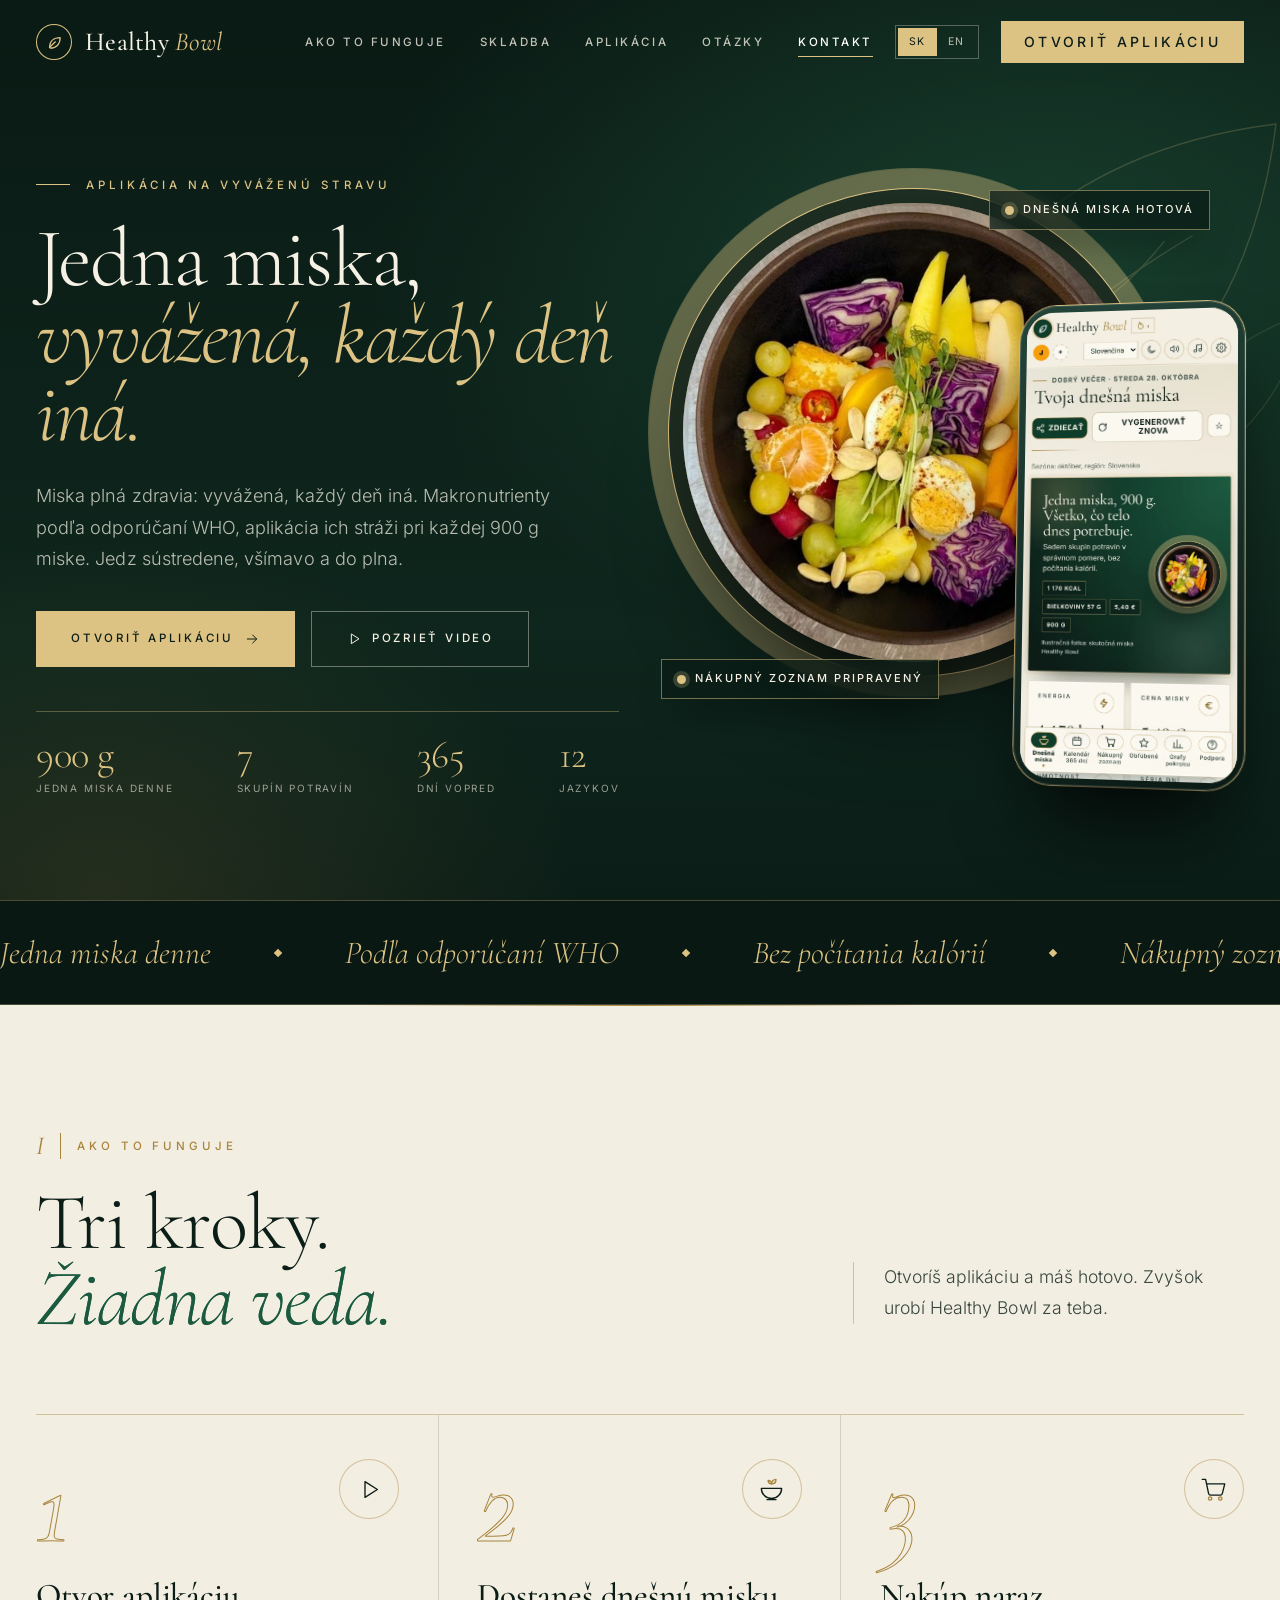
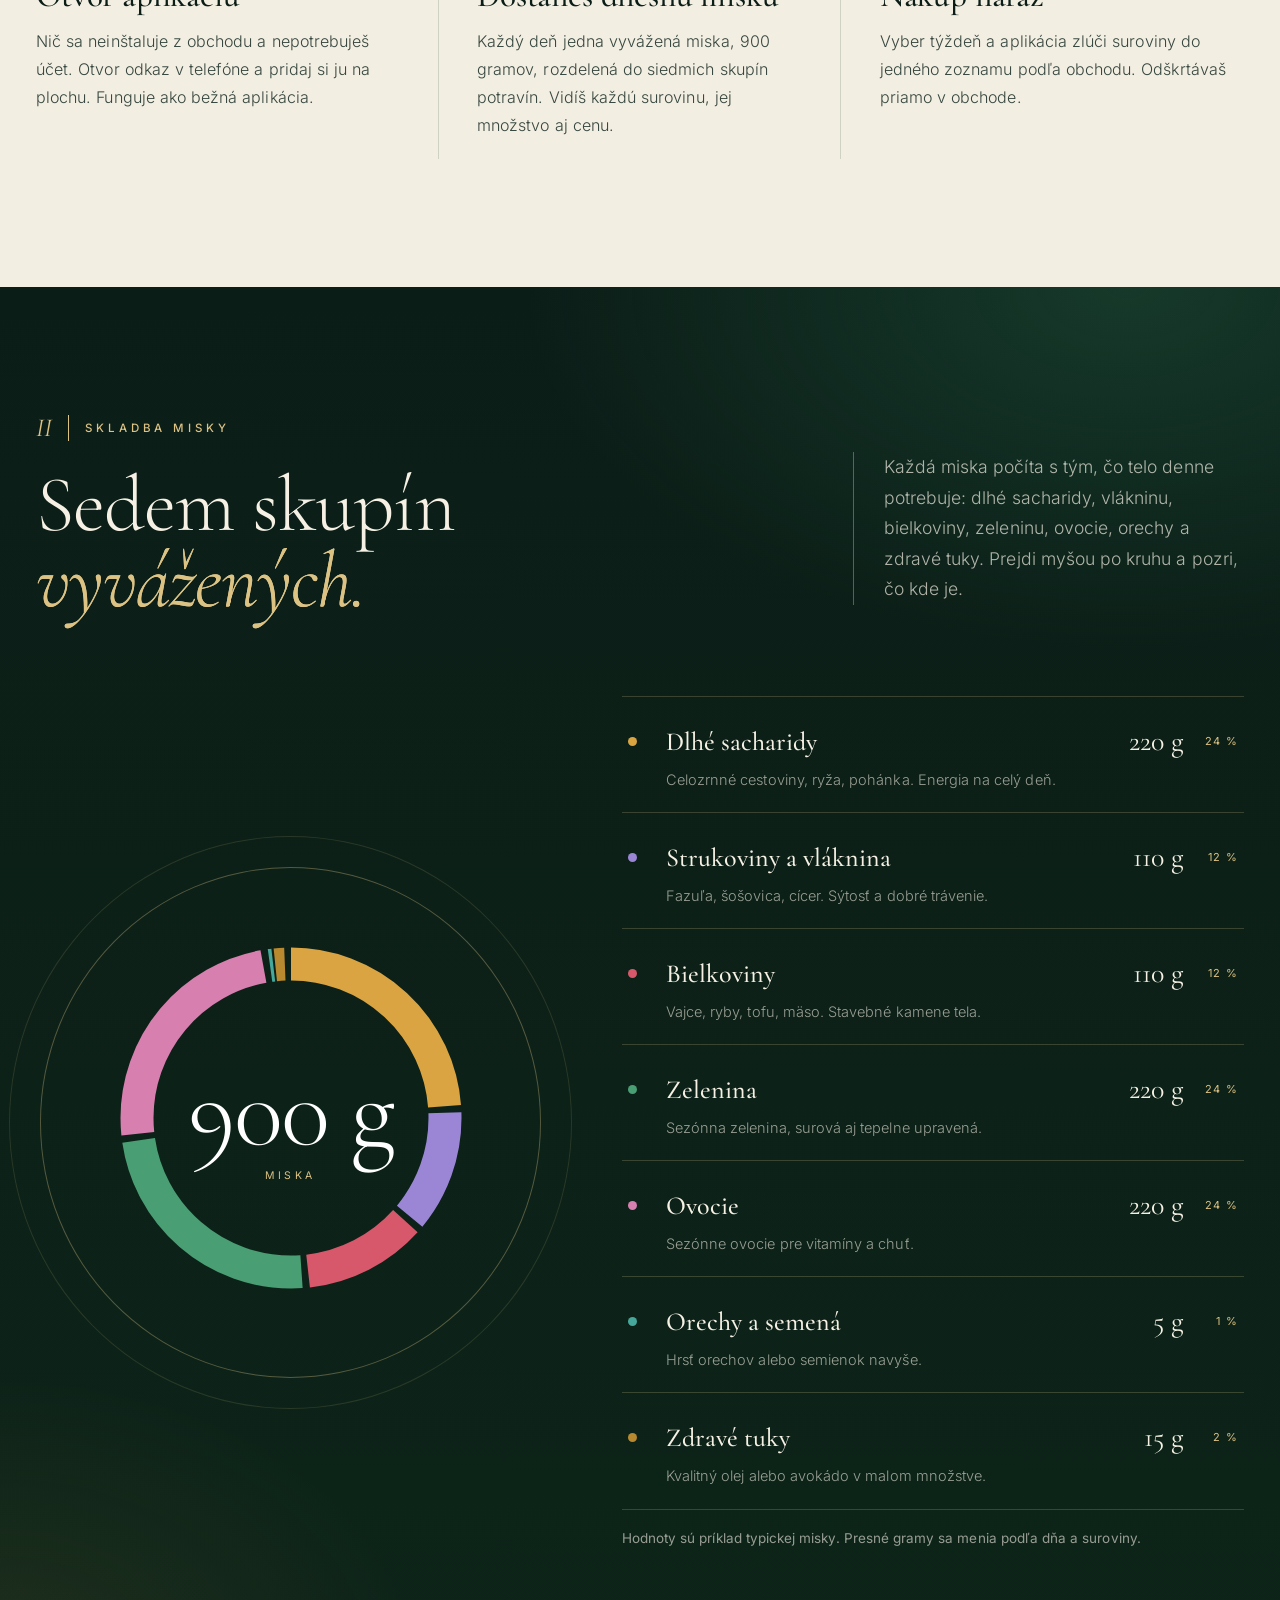
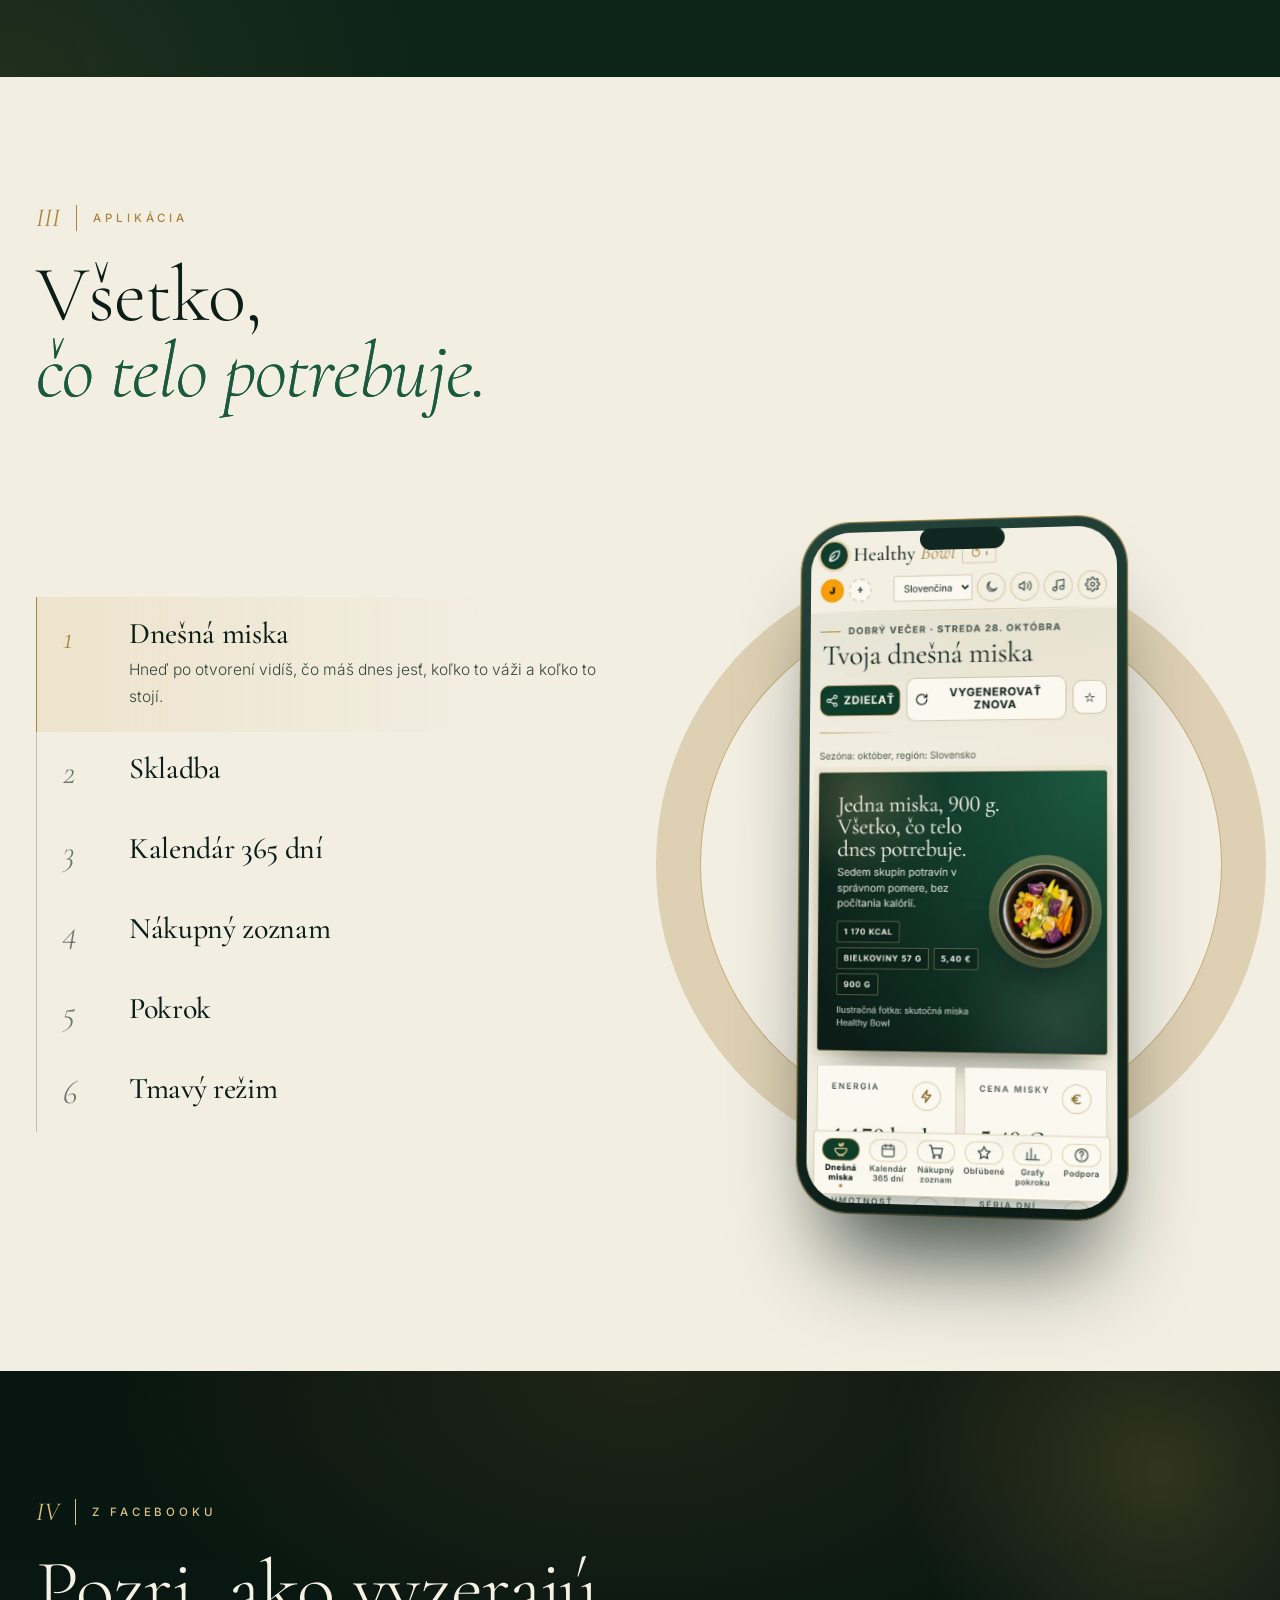
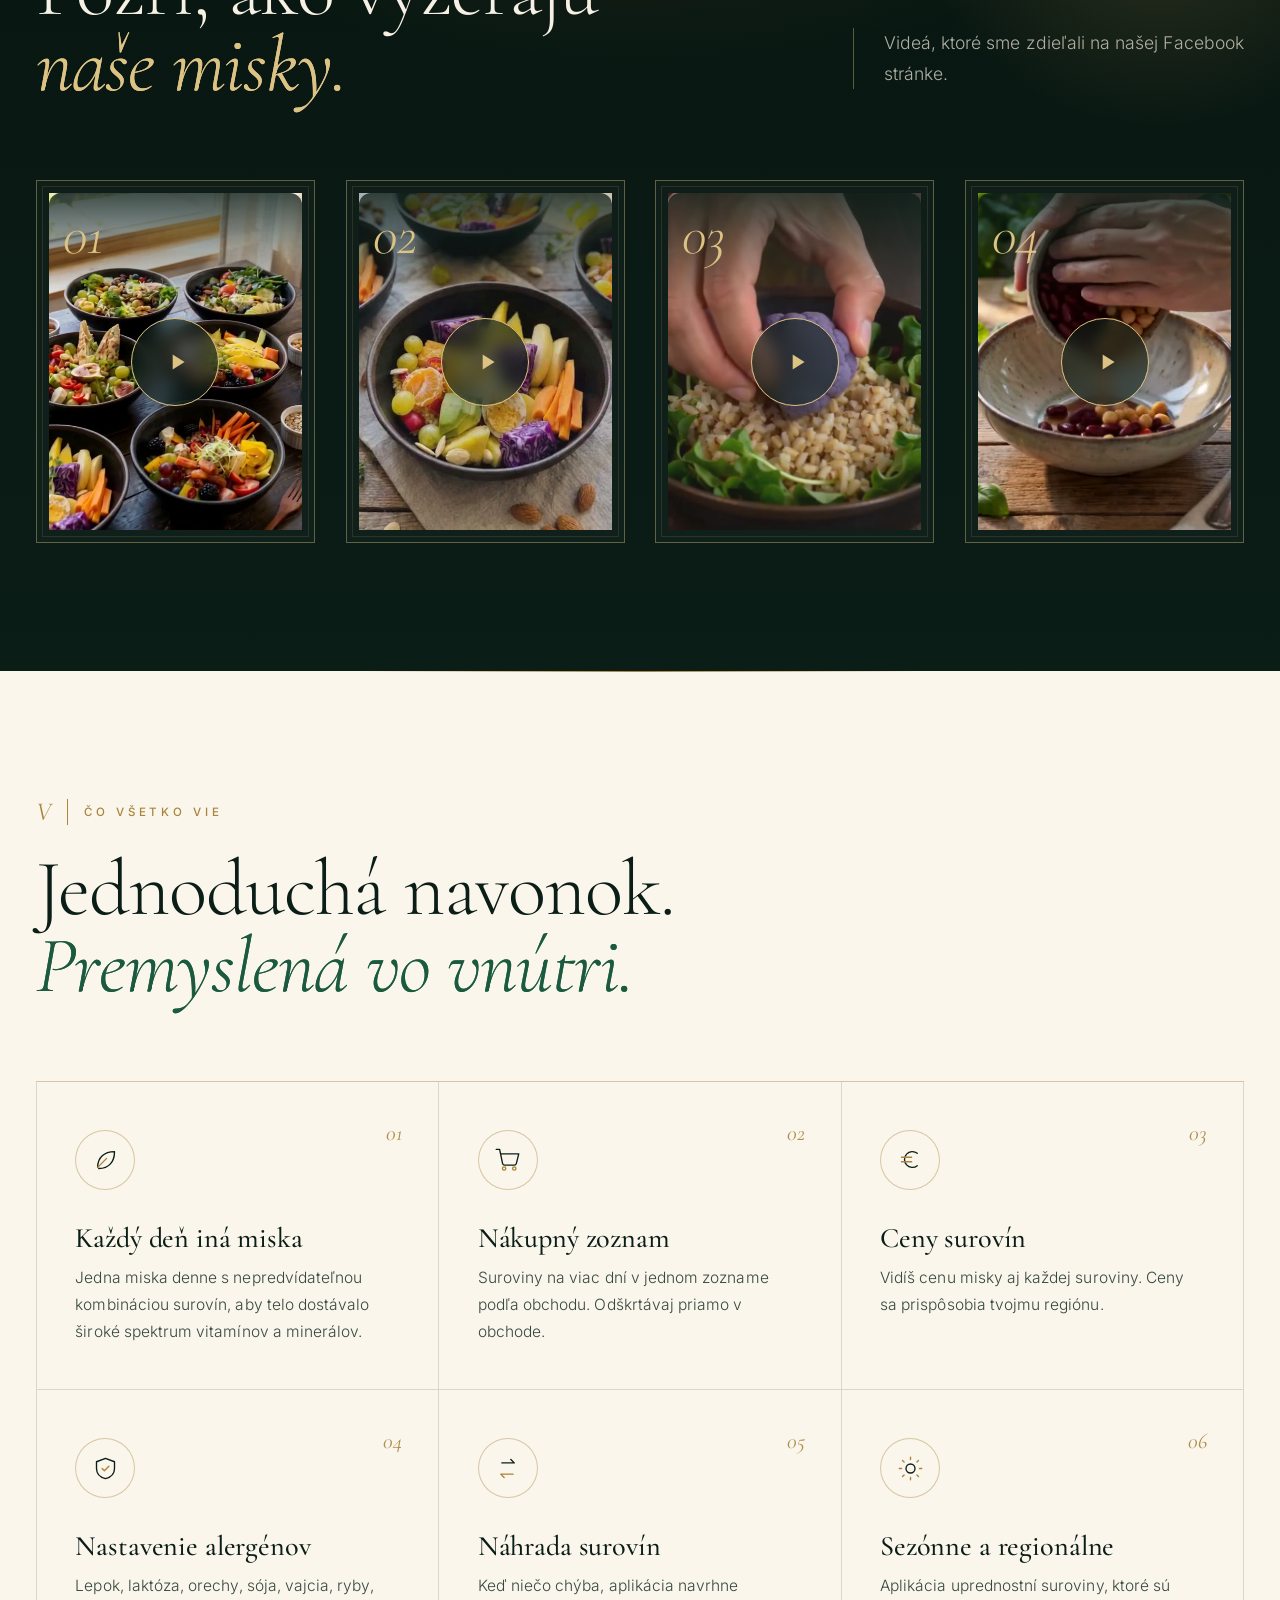
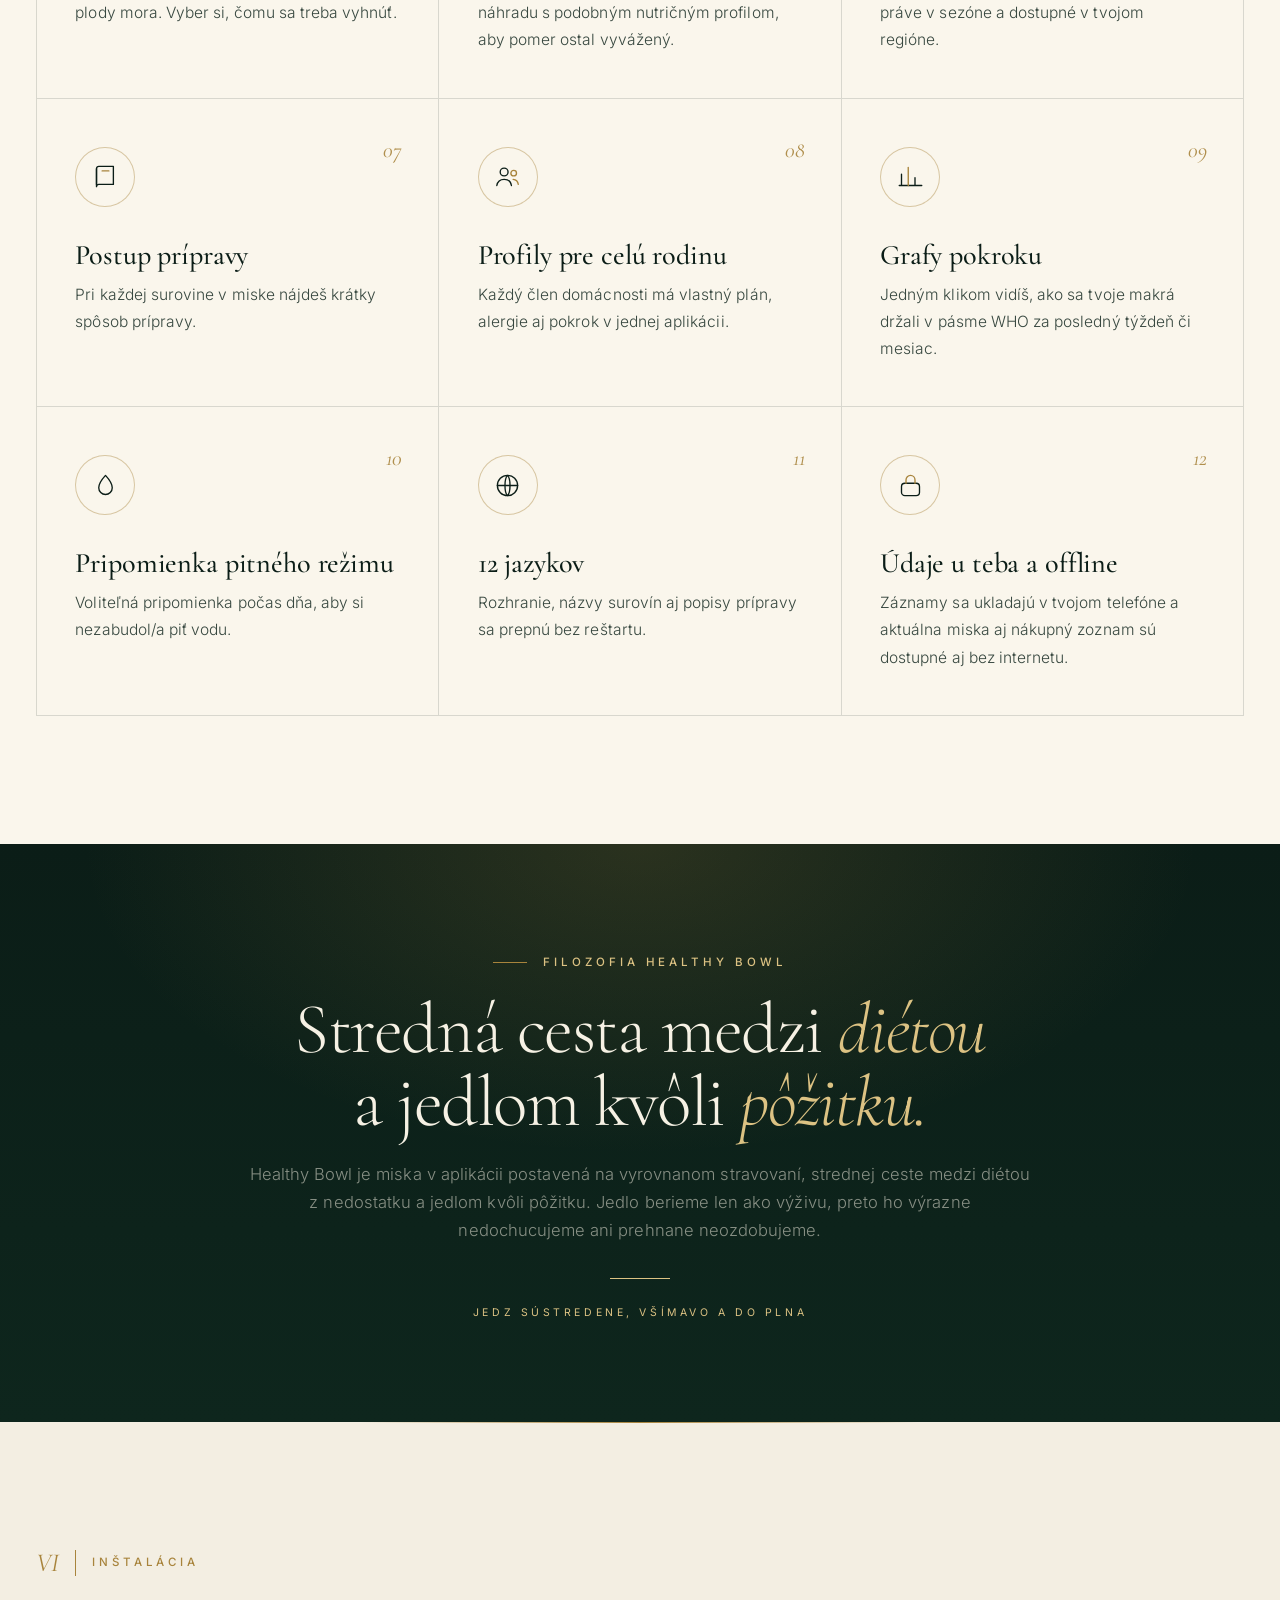
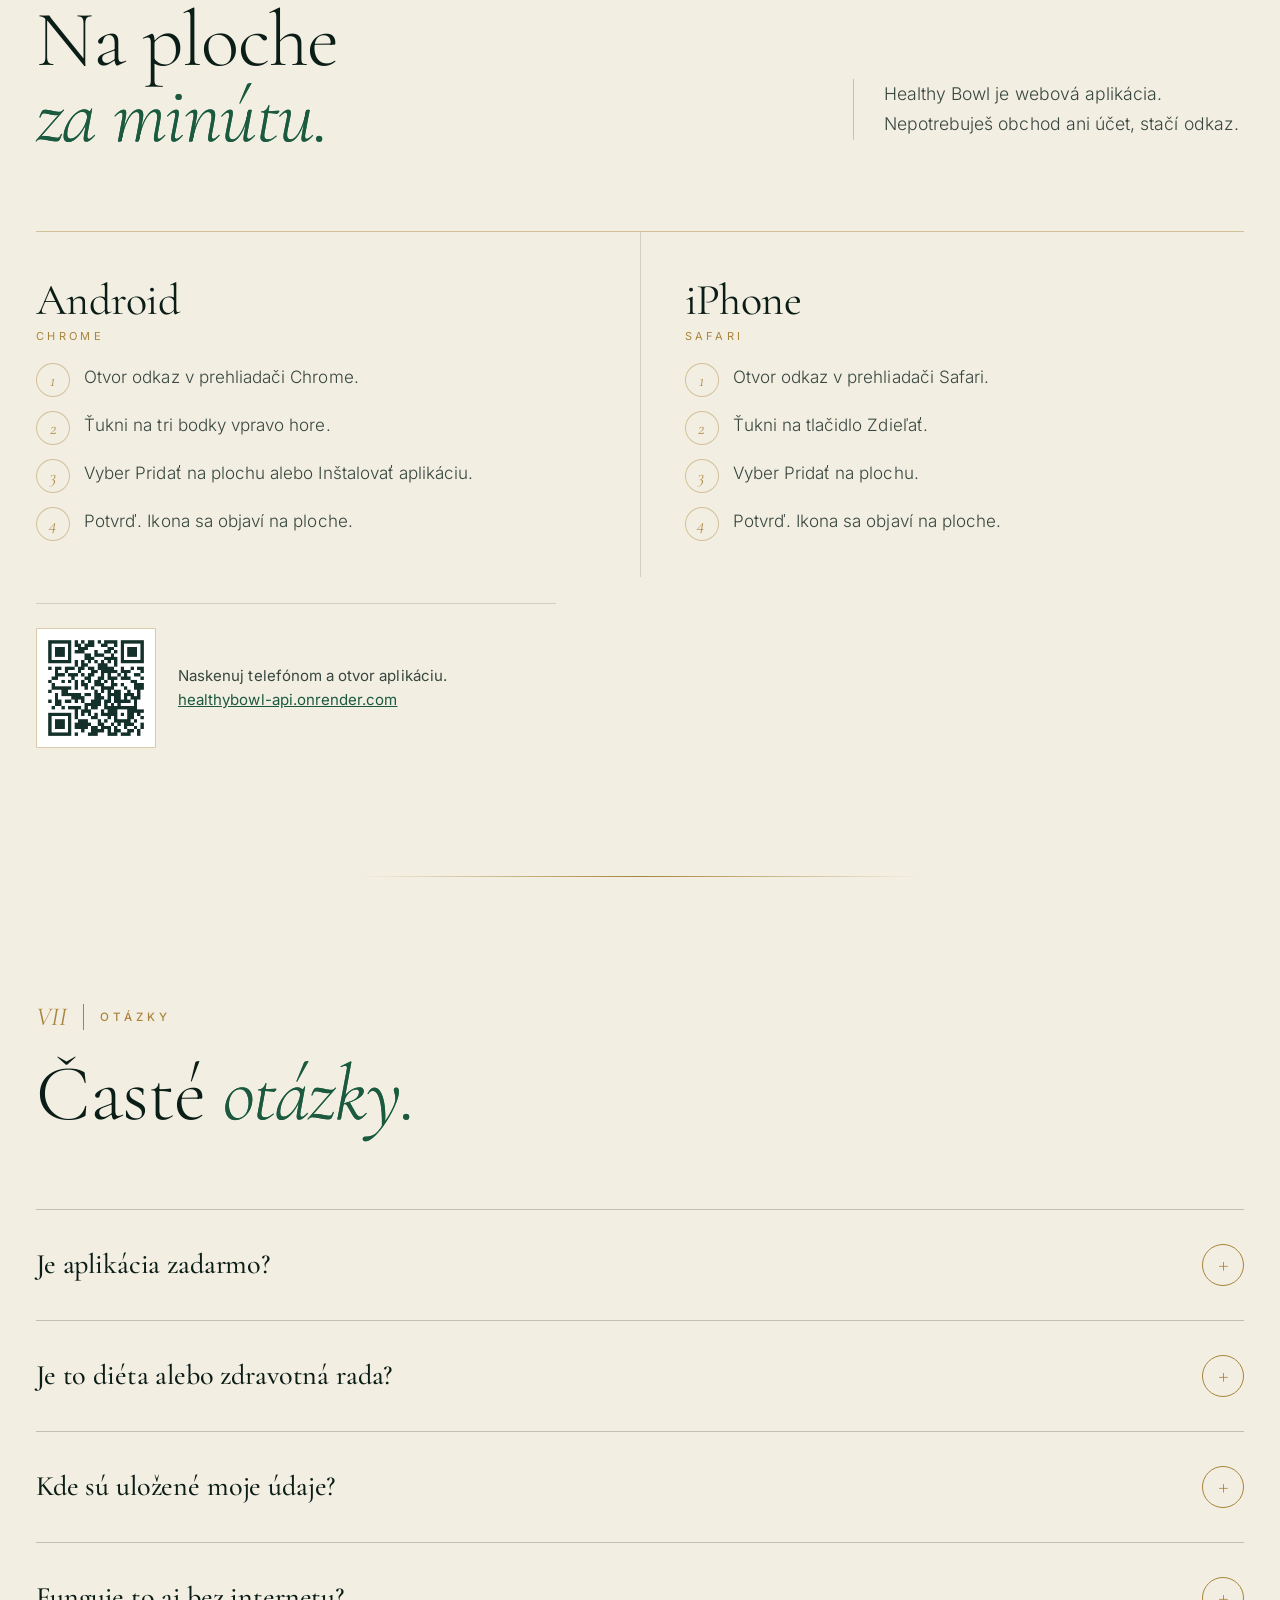
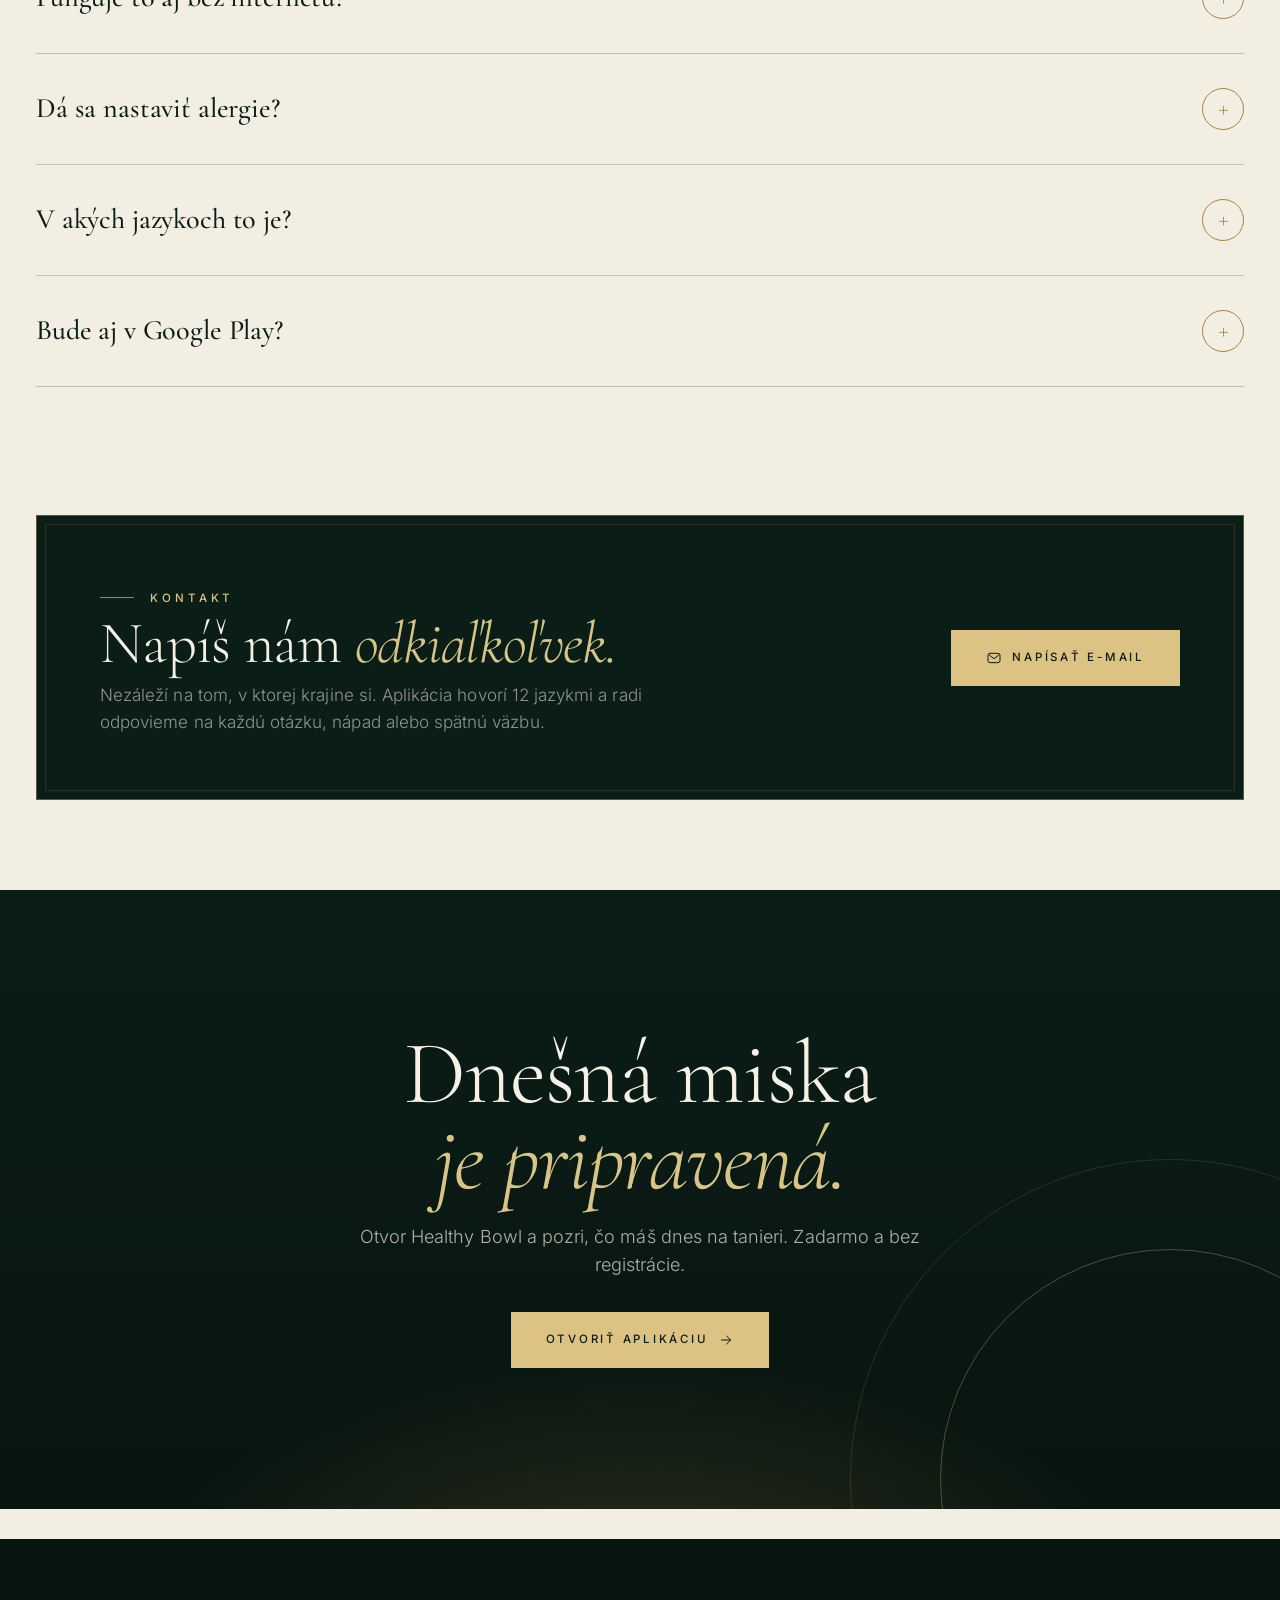
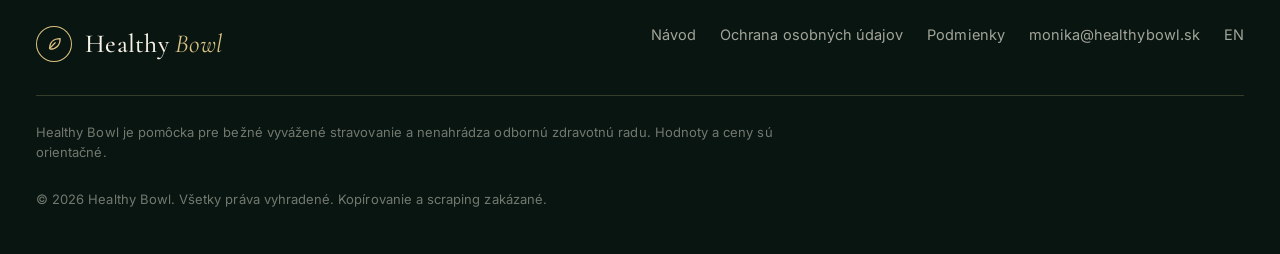
<file: index.html>
<!doctype html>
<html lang="sk">
<head>
<meta charset="utf-8">
<meta name="viewport" content="width=device-width,initial-scale=1,viewport-fit=cover">
<title>Healthy Bowl | Jedna miska, vyvážená, každý deň iná.</title>
<meta name="description" content="Healthy Bowl ti každý deň ukáže jednu vyváženú misku podľa odporúčaní WHO. Bez počítania kalórií, s nákupným zoznamom, kalendárom na 365 dní a 12 jazykmi.">
<meta name="theme-color" content="#FBF9F4">
<link rel="canonical" href="https://www.healthybowl.sk/">
<link rel="alternate" hreflang="sk" href="https://www.healthybowl.sk/">
<link rel="alternate" hreflang="en" href="https://www.healthybowl.sk/en/">
<link rel="alternate" hreflang="x-default" href="https://www.healthybowl.sk/">
<meta property="og:type" content="website">
<meta property="og:title" content="Healthy Bowl | Jedna miska, vyvážená, každý deň iná.">
<meta property="og:description" content="Healthy Bowl ti každý deň ukáže jednu vyváženú misku podľa odporúčaní WHO. Bez počítania kalórií, s nákupným zoznamom, kalendárom na 365 dní a 12 jazykmi.">
<meta property="og:url" content="https://www.healthybowl.sk/">
<meta property="og:image" content="https://www.healthybowl.sk/img/og-card.jpg">
<meta name="twitter:card" content="summary_large_image">
<link rel="icon" type="image/png" href="img/icon-192.png">
<link rel="preload" href="fonts/Cormorant-normal-latin.woff2" as="font" type="font/woff2" crossorigin>
<link rel="preload" href="fonts/Cormorant-italic-latin.woff2" as="font" type="font/woff2" crossorigin>
<link rel="stylesheet" href="assets/site.css">
<link rel="stylesheet" href="assets/luxe.css">
<script type="application/ld+json">{"@context": "https://schema.org", "@type": "WebApplication", "name": "Healthy Bowl", "url": "https://healthybowl-api.onrender.com", "applicationCategory": "HealthApplication", "operatingSystem": "Android, iOS, Web", "inLanguage": ["sk", "en", "de", "hu", "sv", "fi", "ru", "uk", "es", "pt", "cs", "pl"], "offers": {"@type": "Offer", "price": "0", "priceCurrency": "EUR"}, "description": "Healthy Bowl ti každý deň ukáže jednu vyváženú misku podľa odporúčaní WHO. Bez počítania kalórií, s nákupným zoznamom, kalendárom na 365 dní a 12 jazykmi."}</script>
<script type="application/ld+json">{"@context": "https://schema.org", "@type": "FAQPage", "mainEntity": [{"@type": "Question", "name": "Je aplikácia zadarmo?", "acceptedAnswer": {"@type": "Answer", "text": "Áno. Zatiaľ je celá zadarmo a nič neplatíš."}}, {"@type": "Question", "name": "Je to diéta alebo zdravotná rada?", "acceptedAnswer": {"@type": "Answer", "text": "Nie. Healthy Bowl je pomôcka pre bežné vyvážené stravovanie podľa všeobecných odporúčaní WHO. Nenahrádza lekára ani nutričného terapeuta. Ak máš zdravotné obmedzenia, poraď sa s odborníkom."}}, {"@type": "Question", "name": "Kde sú uložené moje údaje?", "acceptedAnswer": {"@type": "Answer", "text": "Tvoje nastavenia, profily a záznamy sa ukladajú v tvojom telefóne. Na server sa posiela len to, čo je nevyhnutné, napríklad správa, ktorú napíšeš do Podpory, alebo adresa, ak ju zadáš kvôli cenám vo svojom regióne."}}, {"@type": "Question", "name": "Funguje to aj bez internetu?", "acceptedAnswer": {"@type": "Answer", "text": "Po prvom načítaní áno, základné funkcie bežia aj offline. Veci, ktoré potrebujú server, napríklad aktuálne ceny, sa aktualizujú, keď si znova online."}}, {"@type": "Question", "name": "Dá sa nastaviť alergie?", "acceptedAnswer": {"@type": "Answer", "text": "Áno. Označíš alergény a neznášanlivosti, aplikácia ukáže, ktoré alergény miska obsahuje, a ponúkne náhradu."}}, {"@type": "Question", "name": "V akých jazykoch to je?", "acceptedAnswer": {"@type": "Answer", "text": "V 12 jazykoch: slovenčina, angličtina, nemčina, maďarčina, švédčina, fínčina, ruština, ukrajinčina, španielčina, portugalčina, čeština a poľština. Jazyk sa prepína bez reštartu."}}, {"@type": "Question", "name": "Bude aj v Google Play?", "acceptedAnswer": {"@type": "Answer", "text": "Pripravujeme to. Dovtedy ju používaš ako webovú aplikáciu priamo z plochy telefónu."}}]}</script>
</head>
<body>
<a class="skip" href="#main">Preskočiť na obsah</a>
<header class="hdr"><div class="wrap">
  <a class="brand" href="./"><i><svg viewBox="0 0 24 24" aria-hidden="true"><path d="M5 19c0-9 6-14 15-14 0 9-5 15-14 15"/><path class="ac" d="M5 19 13 11"/></svg></i><span>Healthy <em>Bowl</em></span></a>
  <nav class="nav" id="nav" aria-label="Menu"><a href="#how">Ako to funguje</a><a href="#bowl">Skladba</a><a href="#app">Aplikácia</a><a href="#faq">Otázky</a><a href="#contact">Kontakt</a></nav>
  <div class="lang" role="group" aria-label="Language"><a href="./" aria-current="page" hreflang="sk" lang="sk">SK</a><a href="en/"  hreflang="en" lang="en">EN</a></div>
  <a class="btn pri sm" href="https://healthybowl-api.onrender.com">Otvoriť aplikáciu</a>
  <button class="burger" type="button" aria-label="Menu" aria-expanded="false" aria-controls="nav"><svg viewBox="0 0 24 24" aria-hidden="true"><path d="M4 7h16M4 12h16M4 17h16"/></svg></button>
</div></header>

<main id="main">
<section class="hero">
  <div class="orn" aria-hidden="true"><svg viewBox="0 0 200 200"><path d="M30 170C40 90 90 40 170 30c-10 80-60 130-140 140z"/><path d="M30 170c30-40 60-70 110-100"/><path d="M60 140c10-5 20-8 30-18M80 118c12-4 22-10 32-22M104 96c10-6 18-14 26-24M44 156c6-10 14-18 22-26"/><path d="M118 150c20-30 40-45 62-52-6 28-22 48-50 60z" opacity=".6"/></svg></div>
  <div class="wrap grid">
    <div>
      <span class="eyebrow">Aplikácia na vyváženú stravu</span>
      <h1>Jedna miska,<br><em>vyvážená, každý deň iná.</em></h1>
      <p class="lead">Miska plná zdravia: vyvážená, každý deň iná. Makronutrienty podľa odporúčaní WHO, aplikácia ich stráži pri každej 900 g miske. Jedz sústredene, všímavo a do plna.</p>
      <div class="cta"><a class="btn pri" href="https://healthybowl-api.onrender.com">Otvoriť aplikáciu <svg viewBox="0 0 24 24" aria-hidden="true"><path d="M5 12h14M13 6l6 6-6 6"/></svg></a><a class="btn" href="#fbvideos"><svg viewBox="0 0 24 24" aria-hidden="true"><path d="M8 5v14l11-7z"/></svg> Pozrieť video</a></div>
      <div class="trust"><div><b>900 g</b>jedna miska denne</div><div><b>7</b>skupín potravín</div><div><b>365</b>dní vopred</div><div><b>12</b>jazykov</div></div>
    </div>
    <div class="stage" aria-hidden="false">
      <div class="plate"><img src="img/bowls/hero.jpg" alt="Miska Healthy Bowl s červenou kapustou, mrkvou, vajcom a mandarínkou" width="1400" height="1400" fetchpriority="high"></div>
      <div class="phone"><img src="img/app/sk_light_today.webp" alt="Obrazovka aplikácie Healthy Bowl s dnešnou miskou" width="780" height="1688" fetchpriority="high"></div>
      <div class="chip b"><i></i>Dnešná miska hotová</div>
      <div class="chip a"><i></i>Nákupný zoznam pripravený</div>
    </div>
  </div>
</section>

<div class="marq" aria-hidden="true"><div class="track"><span>Jedna miska denne</span><span>Podľa odporúčaní WHO</span><span>Bez počítania kalórií</span><span>Nákupný zoznam na viac dní</span><span>365 dní vopred</span><span>Alergény pod kontrolou</span><span>Tmavý režim</span><span>Funguje aj offline</span><span>Jedna miska denne</span><span>Podľa odporúčaní WHO</span><span>Bez počítania kalórií</span><span>Nákupný zoznam na viac dní</span><span>365 dní vopred</span><span>Alergény pod kontrolou</span><span>Tmavý režim</span><span>Funguje aj offline</span></div></div>

<section class="sec" id="how"><div class="wrap">
  <div class="sec-h rv"><span class="eyebrow">Ako to funguje</span><h2>Tri kroky.<br><em>Žiadna veda.</em></h2><p>Otvoríš aplikáciu a máš hotovo. Zvyšok urobí Healthy Bowl za teba.</p></div>
  <div class="steps"><article class="step rv" style="--d:0.0s"><div class="stop"><div class="n">1</div><div class="ic"><svg viewBox="0 0 24 24" aria-hidden="true"><path d="M8 5v14l11-7z"/></svg></div></div><h3>Otvor aplikáciu</h3><p>Nič sa neinštaluje z obchodu a nepotrebuješ účet. Otvor odkaz v telefóne a pridaj si ju na plochu. Funguje ako bežná aplikácia.</p></article><article class="step rv" style="--d:0.12s"><div class="stop"><div class="n">2</div><div class="ic"><svg viewBox="0 0 24 24" aria-hidden="true"><path d="M3 11h18a9 9 0 0 1-18 0Z"/><path d="M8 21h8"/><path class="ac" d="M12 7c0-2 1.5-4 4-4 0 2.5-1.5 4-4 4Z"/><path class="ac" d="M12 7c0-1.5-1-3-3-3 0 2 1 3 3 3Z"/></svg></div></div><h3>Dostaneš dnešnú misku</h3><p>Každý deň jedna vyvážená miska, 900 gramov, rozdelená do siedmich skupín potravín. Vidíš každú surovinu, jej množstvo aj cenu.</p></article><article class="step rv" style="--d:0.24s"><div class="stop"><div class="n">3</div><div class="ic"><svg viewBox="0 0 24 24" aria-hidden="true"><circle class="ac" cx="9" cy="20" r="1.5"/><circle class="ac" cx="18" cy="20" r="1.5"/><path d="M2 3h3l2.6 12.4a2 2 0 0 0 2 1.6h8.3a2 2 0 0 0 2-1.5L22 7H6"/></svg></div></div><h3>Nakúp naraz</h3><p>Vyber týždeň a aplikácia zlúči suroviny do jedného zoznamu podľa obchodu. Odškrtávaš priamo v obchode.</p></article></div>
</div></section>

<section class="sec dark" id="bowl"><div class="wrap">
  <div class="sec-h rv"><span class="eyebrow">Skladba misky</span><h2>Sedem skupín<br><em>vyvážených.</em></h2><p>Každá miska počíta s tým, čo telo denne potrebuje: dlhé sacharidy, vlákninu, bielkoviny, zeleninu, ovocie, orechy a zdravé tuky. Prejdi myšou po kruhu a pozri, čo kde je.</p></div>
  <div class="ringwrap">
    <div class="ring rv"><div class="mid"><b>900 g</b><span>miska</span></div></div>
    <div><div class="groups"><div class="g rv" style="--d:0.0s" data-c="#D9A441" data-pc="220"><i style="background:#D9A441"></i><b>Dlhé sacharidy</b><span class="gr">220 g</span><span class="pc">24 %</span><small>Celozrnné cestoviny, ryža, pohánka. Energia na celý deň.</small></div><div class="g rv" style="--d:0.06s" data-c="#9B86D6" data-pc="110"><i style="background:#9B86D6"></i><b>Strukoviny a vláknina</b><span class="gr">110 g</span><span class="pc">12 %</span><small>Fazuľa, šošovica, cícer. Sýtosť a dobré trávenie.</small></div><div class="g rv" style="--d:0.12s" data-c="#D8586B" data-pc="110"><i style="background:#D8586B"></i><b>Bielkoviny</b><span class="gr">110 g</span><span class="pc">12 %</span><small>Vajce, ryby, tofu, mäso. Stavebné kamene tela.</small></div><div class="g rv" style="--d:0.18s" data-c="#4A9E73" data-pc="220"><i style="background:#4A9E73"></i><b>Zelenina</b><span class="gr">220 g</span><span class="pc">24 %</span><small>Sezónna zelenina, surová aj tepelne upravená.</small></div><div class="g rv" style="--d:0.24s" data-c="#D77FAE" data-pc="220"><i style="background:#D77FAE"></i><b>Ovocie</b><span class="gr">220 g</span><span class="pc">24 %</span><small>Sezónne ovocie pre vitamíny a chuť.</small></div><div class="g rv" style="--d:0.3s" data-c="#45A89A" data-pc="5"><i style="background:#45A89A"></i><b>Orechy a semená</b><span class="gr">5 g</span><span class="pc">1 %</span><small>Hrsť orechov alebo semienok navyše.</small></div><div class="g rv" style="--d:0.36s" data-c="#B8892F" data-pc="15"><i style="background:#B8892F"></i><b>Zdravé tuky</b><span class="gr">15 g</span><span class="pc">2 %</span><small>Kvalitný olej alebo avokádo v malom množstve.</small></div></div><p style="margin-top:18px;font-size:13.5px;color:rgba(245,239,227,.6)">Hodnoty sú príklad typickej misky. Presné gramy sa menia podľa dňa a suroviny.</p></div>
  </div>
</div></section>

<section class="sec" id="app"><div class="wrap">
  <div class="sec-h rv"><span class="eyebrow">Aplikácia</span><h2>Všetko,<br><em>čo telo potrebuje.</em></h2></div>
  <div class="show">
    <div class="tabs rv" role="tablist"><button type="button" class="tab" aria-selected="true"><span class="tn">1</span><h3>Dnešná miska</h3><p>Hneď po otvorení vidíš, čo máš dnes jesť, koľko to váži a koľko to stojí.</p></button><button type="button" class="tab" aria-selected="false"><span class="tn">2</span><h3>Skladba</h3><p>Farebný kruh a pomer živín ti ukážu, prečo je miska vyvážená.</p></button><button type="button" class="tab" aria-selected="false"><span class="tn">3</span><h3>Kalendár 365 dní</h3><p>Pozri si misku na ktorýkoľvek deň, dopredu aj dozadu.</p></button><button type="button" class="tab" aria-selected="false"><span class="tn">4</span><h3>Nákupný zoznam</h3><p>Suroviny na viac dní v jednom zozname, rozdelené podľa obchodu.</p></button><button type="button" class="tab" aria-selected="false"><span class="tn">5</span><h3>Pokrok</h3><p>Grafy ukazujú, ako ti ide plnenie misiek a aká je tvoja séria dní.</p></button><button type="button" class="tab" aria-selected="false"><span class="tn">6</span><h3>Tmavý režim</h3><p>Pekná aj večer. Tmavý vzhľad sa prepne sám podľa telefónu.</p></button></div>
    <div class="devwrap rv"><div class="dev"><div class="isl"></div><div class="scr"><img src="img/app/sk_light_today.webp" alt="Dnešná miska" loading="lazy" decoding="async" width="780" height="1688" class="on"><img src="img/app/sk_light_ring.webp" alt="Skladba" loading="lazy" decoding="async" width="780" height="1688"><img src="img/app/sk_light_calendar.webp" alt="Kalendár 365 dní" loading="lazy" decoding="async" width="780" height="1688"><img src="img/app/sk_light_shopping.webp" alt="Nákupný zoznam" loading="lazy" decoding="async" width="780" height="1688"><img src="img/app/sk_light_progress.webp" alt="Pokrok" loading="lazy" decoding="async" width="780" height="1688"><img src="img/app/sk_dark_today.webp" alt="Tmavý režim" loading="lazy" decoding="async" width="780" height="1688"></div></div></div>
  </div>
</div></section>



<section class="sec dark vsec" id="fbvideos"><div class="wrap">
  <div class="sec-h rv"><span class="eyebrow">Z Facebooku</span><h2>Pozri, ako vyzerajú<br><em>naše misky.</em></h2><p>Videá, ktoré sme zdieľali na našej Facebook stránke.</p></div>
  <div class="vgrid"><figure class="vcard rv"><div class="vnum">01</div><div class="vid vert r34"><video preload="none" playsinline poster="img/fb/stol.jpg" aria-label="Stôl plný misiek"><source src="video/stol.mp4" type="video/mp4"></video><button class="play" type="button"><i><svg viewBox="0 0 24 24" aria-hidden="true"><path d="M8 5v14l11-7z"/></svg></i>Prehrať</button></div></figure><figure class="vcard rv"><div class="vnum">02</div><div class="vid vert r11"><video preload="none" playsinline poster="img/fb/hero-bowl.jpg" aria-label="Miska dňa"><source src="video/hero-bowl.mp4" type="video/mp4"></video><button class="play" type="button"><i><svg viewBox="0 0 24 24" aria-hidden="true"><path d="M8 5v14l11-7z"/></svg></i>Prehrať</button></div></figure><figure class="vcard rv"><div class="vnum">03</div><div class="vid vert r34"><video preload="none" playsinline poster="img/fb/ruky.jpg" aria-label="Karfiol na obilninách"><source src="video/ruky.mp4" type="video/mp4"></video><button class="play" type="button"><i><svg viewBox="0 0 24 24" aria-hidden="true"><path d="M8 5v14l11-7z"/></svg></i>Prehrať</button></div></figure><figure class="vcard rv"><div class="vnum">04</div><div class="vid vert r34"><video preload="none" playsinline poster="img/fb/cicer.jpg" aria-label="Miska s cícerom"><source src="video/cicer.mp4" type="video/mp4"></video><button class="play" type="button"><i><svg viewBox="0 0 24 24" aria-hidden="true"><path d="M8 5v14l11-7z"/></svg></i>Prehrať</button></div></figure></div>
</div></section>

<section class="sec" id="features" style="padding-top:30px"><div class="wrap">
  <div class="sec-h rv"><span class="eyebrow">Čo všetko vie</span><h2>Jednoduchá navonok.<br><em>Premyslená vo vnútri.</em></h2></div>
  <div class="feat"><article class="f rv" style="--d:0.0s"><div class="ic"><svg viewBox="0 0 24 24" aria-hidden="true"><path d="M5 19c0-9 6-14 15-14 0 9-5 15-14 15"/><path class="ac" d="M5 19 13 11"/></svg></div><h3>Každý deň iná miska</h3><p>Jedna miska denne s nepredvídateľnou kombináciou surovín, aby telo dostávalo široké spektrum vitamínov a minerálov.</p></article><article class="f rv" style="--d:0.1s"><div class="ic"><svg viewBox="0 0 24 24" aria-hidden="true"><circle class="ac" cx="9" cy="20" r="1.5"/><circle class="ac" cx="18" cy="20" r="1.5"/><path d="M2 3h3l2.6 12.4a2 2 0 0 0 2 1.6h8.3a2 2 0 0 0 2-1.5L22 7H6"/></svg></div><h3>Nákupný zoznam</h3><p>Suroviny na viac dní v jednom zozname podľa obchodu. Odškrtávaj priamo v obchode.</p></article><article class="f rv" style="--d:0.2s"><div class="ic"><svg viewBox="0 0 24 24" aria-hidden="true"><path d="M18 6.5A7 7 0 1 0 18 17.5"/><path class="ac" d="M4 10h9M4 14h9"/></svg></div><h3>Ceny surovín</h3><p>Vidíš cenu misky aj každej suroviny. Ceny sa prispôsobia tvojmu regiónu.</p></article><article class="f rv" style="--d:0.0s"><div class="ic"><svg viewBox="0 0 24 24" aria-hidden="true"><path d="M12 3 4 6v6c0 4.5 3.2 7.8 8 9 4.8-1.2 8-4.5 8-9V6Z"/><path class="ac" d="m9 12 2 2 4-4"/></svg></div><h3>Nastavenie alergénov</h3><p>Lepok, laktóza, orechy, sója, vajcia, ryby, plody mora. Vyber si, čomu sa treba vyhnúť.</p></article><article class="f rv" style="--d:0.1s"><div class="ic"><svg viewBox="0 0 24 24" aria-hidden="true"><path d="M7 7h11l-3-3"/><path class="ac" d="M17 17H6l3 3"/></svg></div><h3>Náhrada surovín</h3><p>Keď niečo chýba, aplikácia navrhne náhradu s podobným nutričným profilom, aby pomer ostal vyvážený.</p></article><article class="f rv" style="--d:0.2s"><div class="ic"><svg viewBox="0 0 24 24" aria-hidden="true"><circle cx="12" cy="12" r="4"/><path class="ac" d="M12 2v2M12 20v2M4.9 4.9l1.4 1.4M17.7 17.7l1.4 1.4M2 12h2M20 12h2M4.9 19.1l1.4-1.4M17.7 6.3l1.4-1.4"/></svg></div><h3>Sezónne a regionálne</h3><p>Aplikácia uprednostní suroviny, ktoré sú práve v sezóne a dostupné v tvojom regióne.</p></article><article class="f rv" style="--d:0.0s"><div class="ic"><svg viewBox="0 0 24 24" aria-hidden="true"><path d="M4 5a2 2 0 0 1 2-2h13v16H6a2 2 0 0 0-2 2Z"/><path d="M4 19V5"/><path class="ac" d="M9 7h6"/></svg></div><h3>Postup prípravy</h3><p>Pri každej surovine v miske nájdeš krátky spôsob prípravy.</p></article><article class="f rv" style="--d:0.1s"><div class="ic"><svg viewBox="0 0 24 24" aria-hidden="true"><circle cx="9" cy="8" r="3.5"/><path d="M2.5 20c.6-3.4 3.2-5.5 6.5-5.5s5.9 2.1 6.5 5.5"/><circle class="ac" cx="17.5" cy="9" r="2.5"/><path class="ac" d="M17 14.5c2.5.2 4.2 1.9 4.6 4.5"/></svg></div><h3>Profily pre celú rodinu</h3><p>Každý člen domácnosti má vlastný plán, alergie aj pokrok v jednej aplikácii.</p></article><article class="f rv" style="--d:0.2s"><div class="ic"><svg viewBox="0 0 24 24" aria-hidden="true"><path d="M4 20V10M16 20v-7M22 20H2"/><path class="ac" d="M10 20V4"/></svg></div><h3>Grafy pokroku</h3><p>Jedným klikom vidíš, ako sa tvoje makrá držali v pásme WHO za posledný týždeň či mesiac.</p></article><article class="f rv" style="--d:0.0s"><div class="ic"><svg viewBox="0 0 24 24" aria-hidden="true"><path d="M12 3s6 6.5 6 11a6 6 0 0 1-12 0c0-4.5 6-11 6-11Z"/></svg></div><h3>Pripomienka pitného režimu</h3><p>Voliteľná pripomienka počas dňa, aby si nezabudol/a piť vodu.</p></article><article class="f rv" style="--d:0.1s"><div class="ic"><svg viewBox="0 0 24 24" aria-hidden="true"><circle cx="12" cy="12" r="9"/><path d="M3 12h18M12 3c3 3 3 15 0 18M12 3c-3 3-3 15 0 18"/></svg></div><h3>12 jazykov</h3><p>Rozhranie, názvy surovín aj popisy prípravy sa prepnú bez reštartu.</p></article><article class="f rv" style="--d:0.2s"><div class="ic"><svg viewBox="0 0 24 24" aria-hidden="true"><rect x="4" y="10" width="16" height="11" rx="3"/><path class="ac" d="M8 10V7a4 4 0 0 1 8 0v3"/></svg></div><h3>Údaje u teba a offline</h3><p>Záznamy sa ukladajú v tvojom telefóne a aktuálna miska aj nákupný zoznam sú dostupné aj bez internetu.</p></article></div>
</div></section>

<section class="sec" id="philosophy" style="padding-block:clamp(50px,8vw,100px)"><div class="wrap quote rv"><span class="eyebrow" style="justify-content:center">Filozofia Healthy Bowl</span><blockquote style="margin-top:22px">Stredná cesta medzi <em>diétou</em> a jedlom kvôli <em>pôžitku.</em></blockquote><p class="qp">Healthy Bowl je miska v aplikácii postavená na vyrovnanom stravovaní, strednej ceste medzi diétou z nedostatku a jedlom kvôli pôžitku. Jedlo berieme len ako výživu, preto ho výrazne nedochucujeme ani prehnane neozdobujeme.</p><cite>Jedz sústredene, všímavo a do plna</cite></div></section>

<section class="sec" id="install" style="padding-top:30px"><div class="wrap">
  <div class="sec-h rv"><span class="eyebrow">Inštalácia</span><h2>Na ploche<br><em>za minútu.</em></h2><p>Healthy Bowl je webová aplikácia. Nepotrebuješ obchod ani účet, stačí odkaz.</p></div>
  <div class="install"><div class="ib rv"><h3>Android</h3><div class="sub">Chrome</div><ol><li>Otvor odkaz v prehliadači Chrome.</li><li>Ťukni na tri bodky vpravo hore.</li><li>Vyber Pridať na plochu alebo Inštalovať aplikáciu.</li><li>Potvrď. Ikona sa objaví na ploche.</li></ol></div><div class="ib rv"><h3>iPhone</h3><div class="sub">Safari</div><ol><li>Otvor odkaz v prehliadači Safari.</li><li>Ťukni na tlačidlo Zdieľať.</li><li>Vyber Pridať na plochu.</li><li>Potvrď. Ikona sa objaví na ploche.</li></ol></div></div>
  <div class="qrbox rv" style="max-width:520px"><img src="img/qr.png" alt="QR" width="120" height="120" loading="lazy"><p>Naskenuj telefónom a otvor aplikáciu.<br><a href="https://healthybowl-api.onrender.com" style="color:var(--green-d)">healthybowl-api.onrender.com</a></p></div>
</div></section>

<section class="sec" id="faq" style="padding-top:30px"><div class="wrap">
  <div class="sec-h rv"><span class="eyebrow">Otázky</span><h2>Časté <em>otázky.</em></h2></div>
  <div class="faq"><details class="rv"><summary>Je aplikácia zadarmo?</summary><div class="a">Áno. Zatiaľ je celá zadarmo a nič neplatíš.</div></details><details class="rv"><summary>Je to diéta alebo zdravotná rada?</summary><div class="a">Nie. Healthy Bowl je pomôcka pre bežné vyvážené stravovanie podľa všeobecných odporúčaní WHO. Nenahrádza lekára ani nutričného terapeuta. Ak máš zdravotné obmedzenia, poraď sa s odborníkom.</div></details><details class="rv"><summary>Kde sú uložené moje údaje?</summary><div class="a">Tvoje nastavenia, profily a záznamy sa ukladajú v tvojom telefóne. Na server sa posiela len to, čo je nevyhnutné, napríklad správa, ktorú napíšeš do Podpory, alebo adresa, ak ju zadáš kvôli cenám vo svojom regióne.</div></details><details class="rv"><summary>Funguje to aj bez internetu?</summary><div class="a">Po prvom načítaní áno, základné funkcie bežia aj offline. Veci, ktoré potrebujú server, napríklad aktuálne ceny, sa aktualizujú, keď si znova online.</div></details><details class="rv"><summary>Dá sa nastaviť alergie?</summary><div class="a">Áno. Označíš alergény a neznášanlivosti, aplikácia ukáže, ktoré alergény miska obsahuje, a ponúkne náhradu.</div></details><details class="rv"><summary>V akých jazykoch to je?</summary><div class="a">V 12 jazykoch: slovenčina, angličtina, nemčina, maďarčina, švédčina, fínčina, ruština, ukrajinčina, španielčina, portugalčina, čeština a poľština. Jazyk sa prepína bez reštartu.</div></details><details class="rv"><summary>Bude aj v Google Play?</summary><div class="a">Pripravujeme to. Dovtedy ju používaš ako webovú aplikáciu priamo z plochy telefónu.</div></details></div>
</div></section>

<section class="sec" id="contact" style="padding-top:20px"><div class="wrap"><div class="contact rv"><div><span class="eyebrow">Kontakt</span><h2>Napíš nám <em>odkiaľkoľvek.</em></h2><p>Nezáleží na tom, v ktorej krajine si. Aplikácia hovorí 12 jazykmi a radi odpovieme na každú otázku, nápad alebo spätnú väzbu.</p></div><a class="btn pri" href="mailto:monika@healthybowl.sk"><svg viewBox="0 0 24 24" aria-hidden="true"><rect x="3" y="5" width="18" height="14" rx="3"/><path class="ac" d="m4 7 8 6 8-6"/></svg> Napísať e-mail</a></div></div></section>

<section class="final rv" style="margin-bottom:30px"><div class="bgc"></div><div class="bgc b"></div>
  <h2>Dnešná miska<br><em>je pripravená.</em></h2><p>Otvor Healthy Bowl a pozri, čo máš dnes na tanieri. Zadarmo a bez registrácie.</p><a class="btn pri" href="https://healthybowl-api.onrender.com">Otvoriť aplikáciu <svg viewBox="0 0 24 24" aria-hidden="true"><path d="M5 12h14M13 6l6 6-6 6"/></svg></a></section>
</main>

<footer class="ftr"><div class="wrap">
  <div class="top"><a class="brand" href="./"><i><svg viewBox="0 0 24 24" aria-hidden="true"><path d="M5 19c0-9 6-14 15-14 0 9-5 15-14 15"/><path class="ac" d="M5 19 13 11"/></svg></i><span>Healthy <em>Bowl</em></span></a>
    <div class="links"><a href="navod/">Návod</a><a href="ochrana-osobnych-udajov/">Ochrana osobných údajov</a><a href="obchodne-podmienky/">Podmienky</a><a href="mailto:monika@healthybowl.sk">monika@healthybowl.sk</a><a href="en/" hreflang="en">EN</a></div></div>
  <p class="disc">Healthy Bowl je pomôcka pre bežné vyvážené stravovanie a nenahrádza odbornú zdravotnú radu. Hodnoty a ceny sú orientačné.</p><p class="disc">© 2026 Healthy Bowl. Všetky práva vyhradené. Kopírovanie a scraping zakázané.</p>
</div></footer>
<script src="assets/site.js" defer></script>
</body>
</html>
</file>
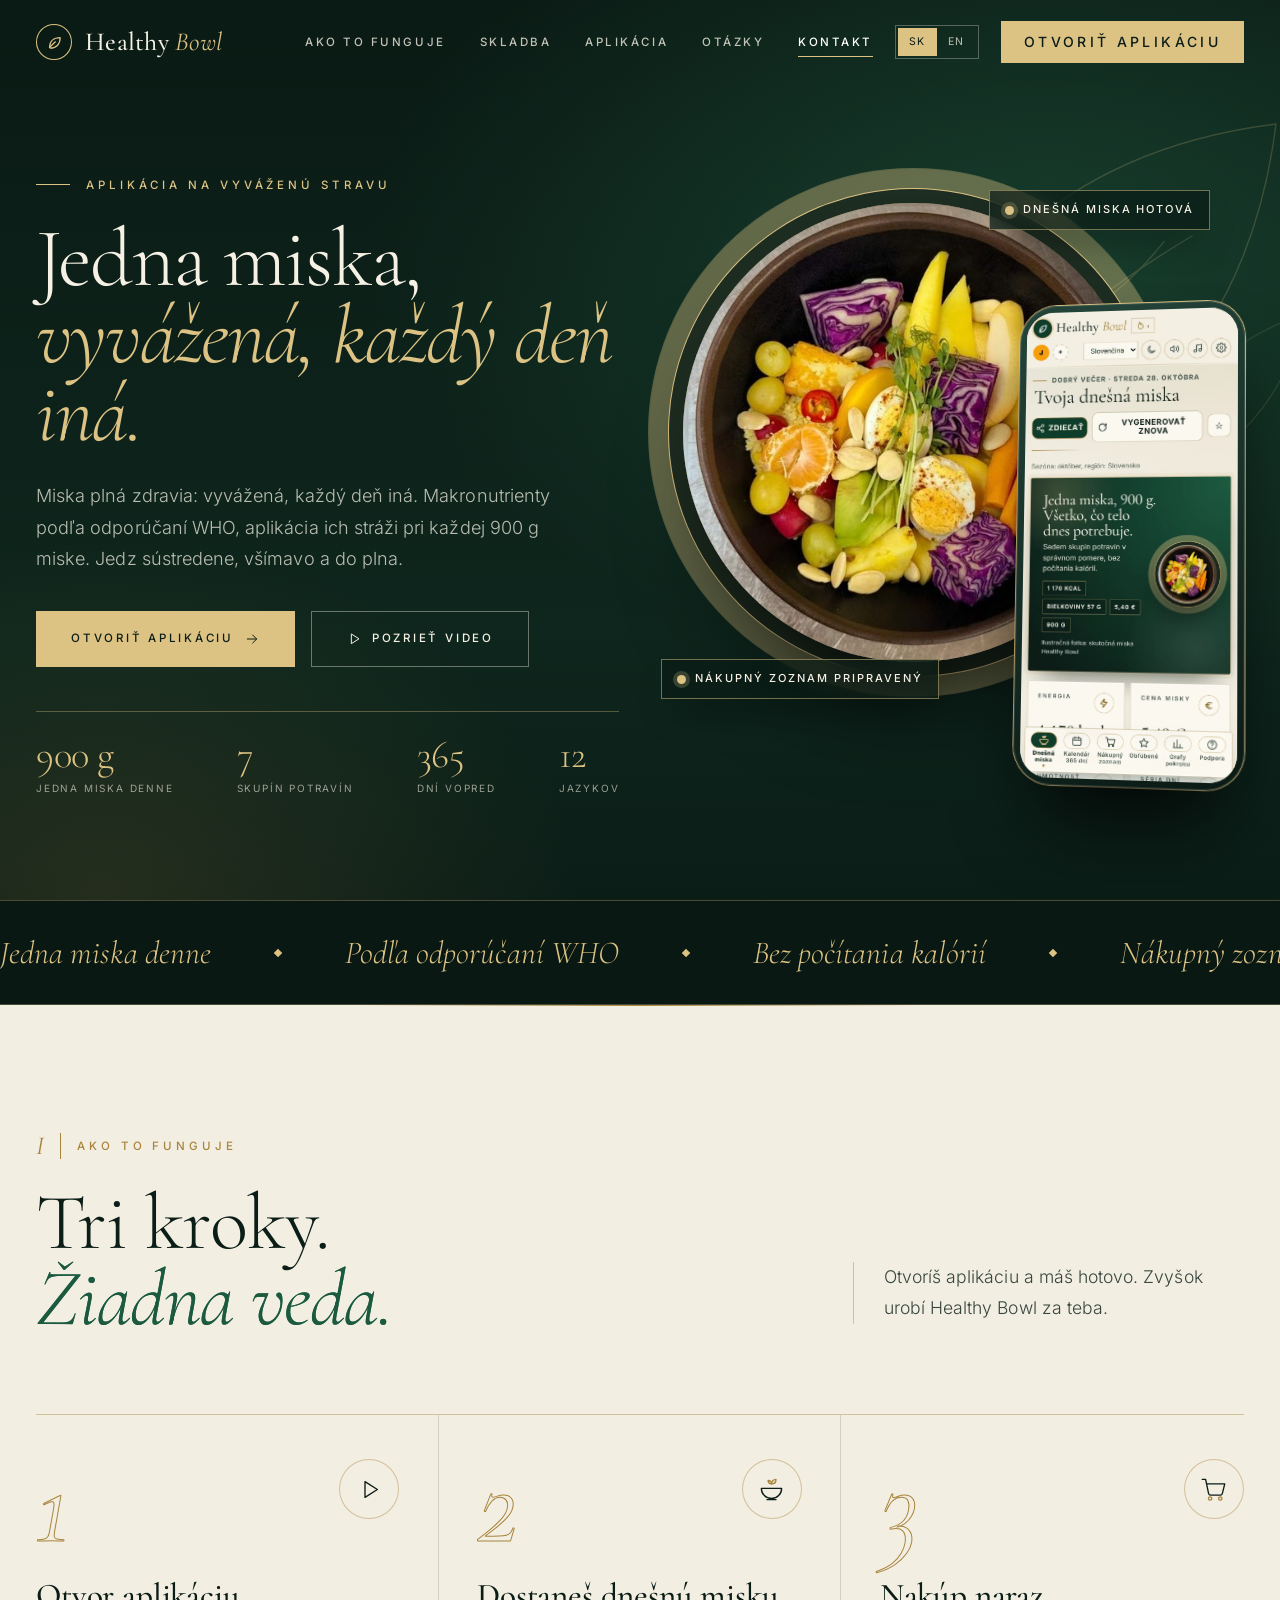
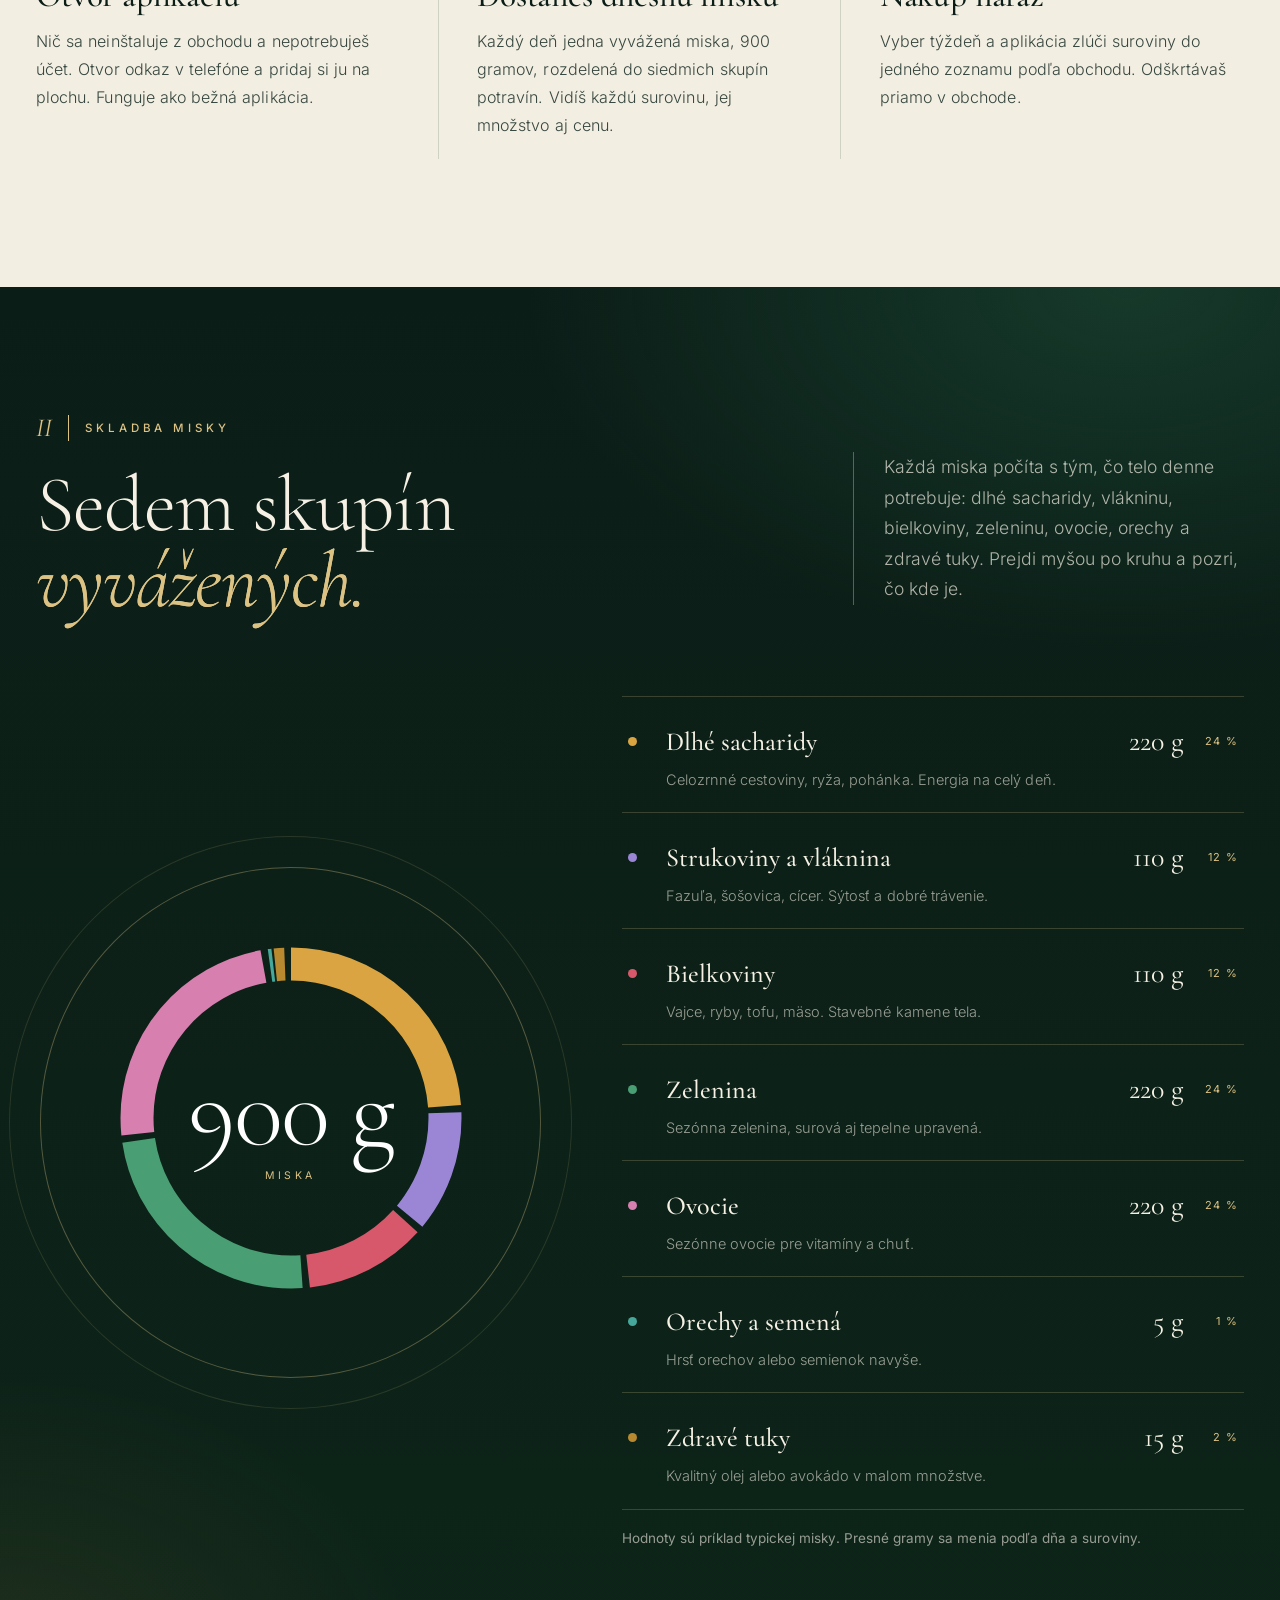
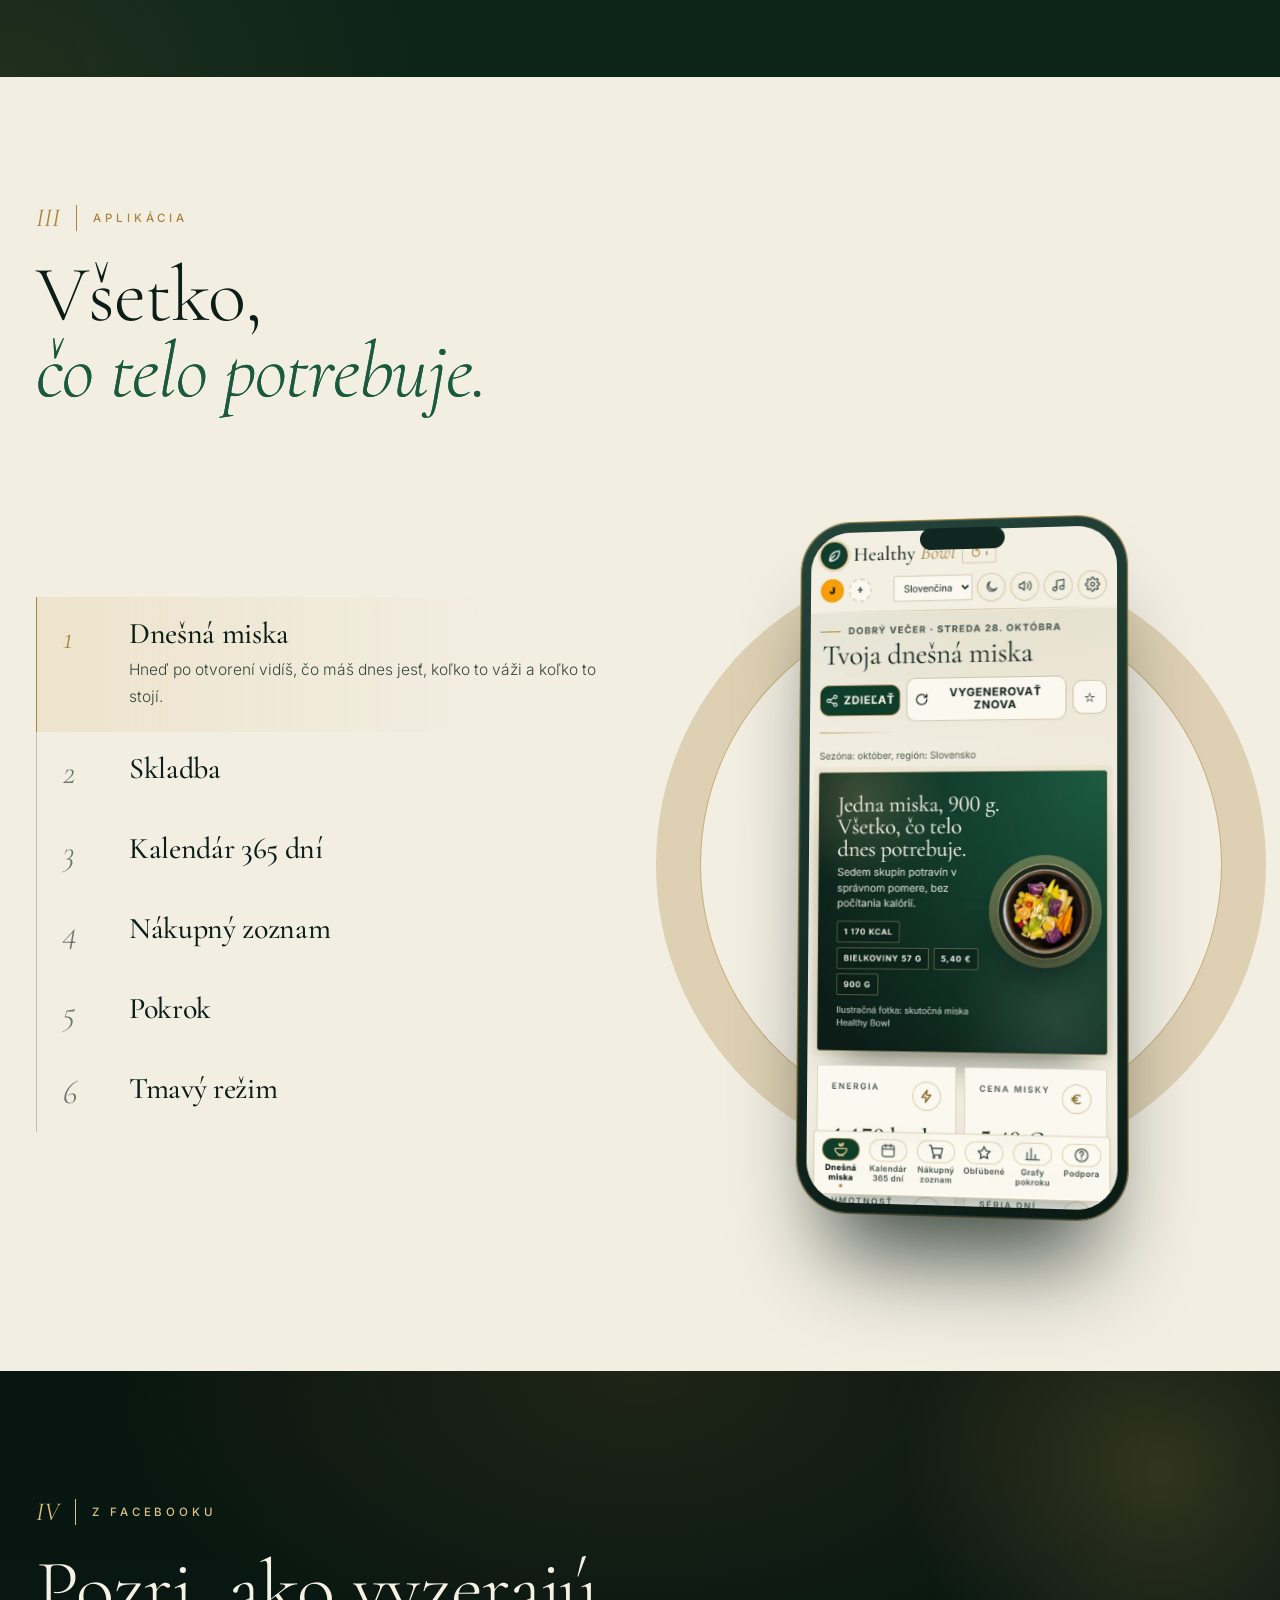
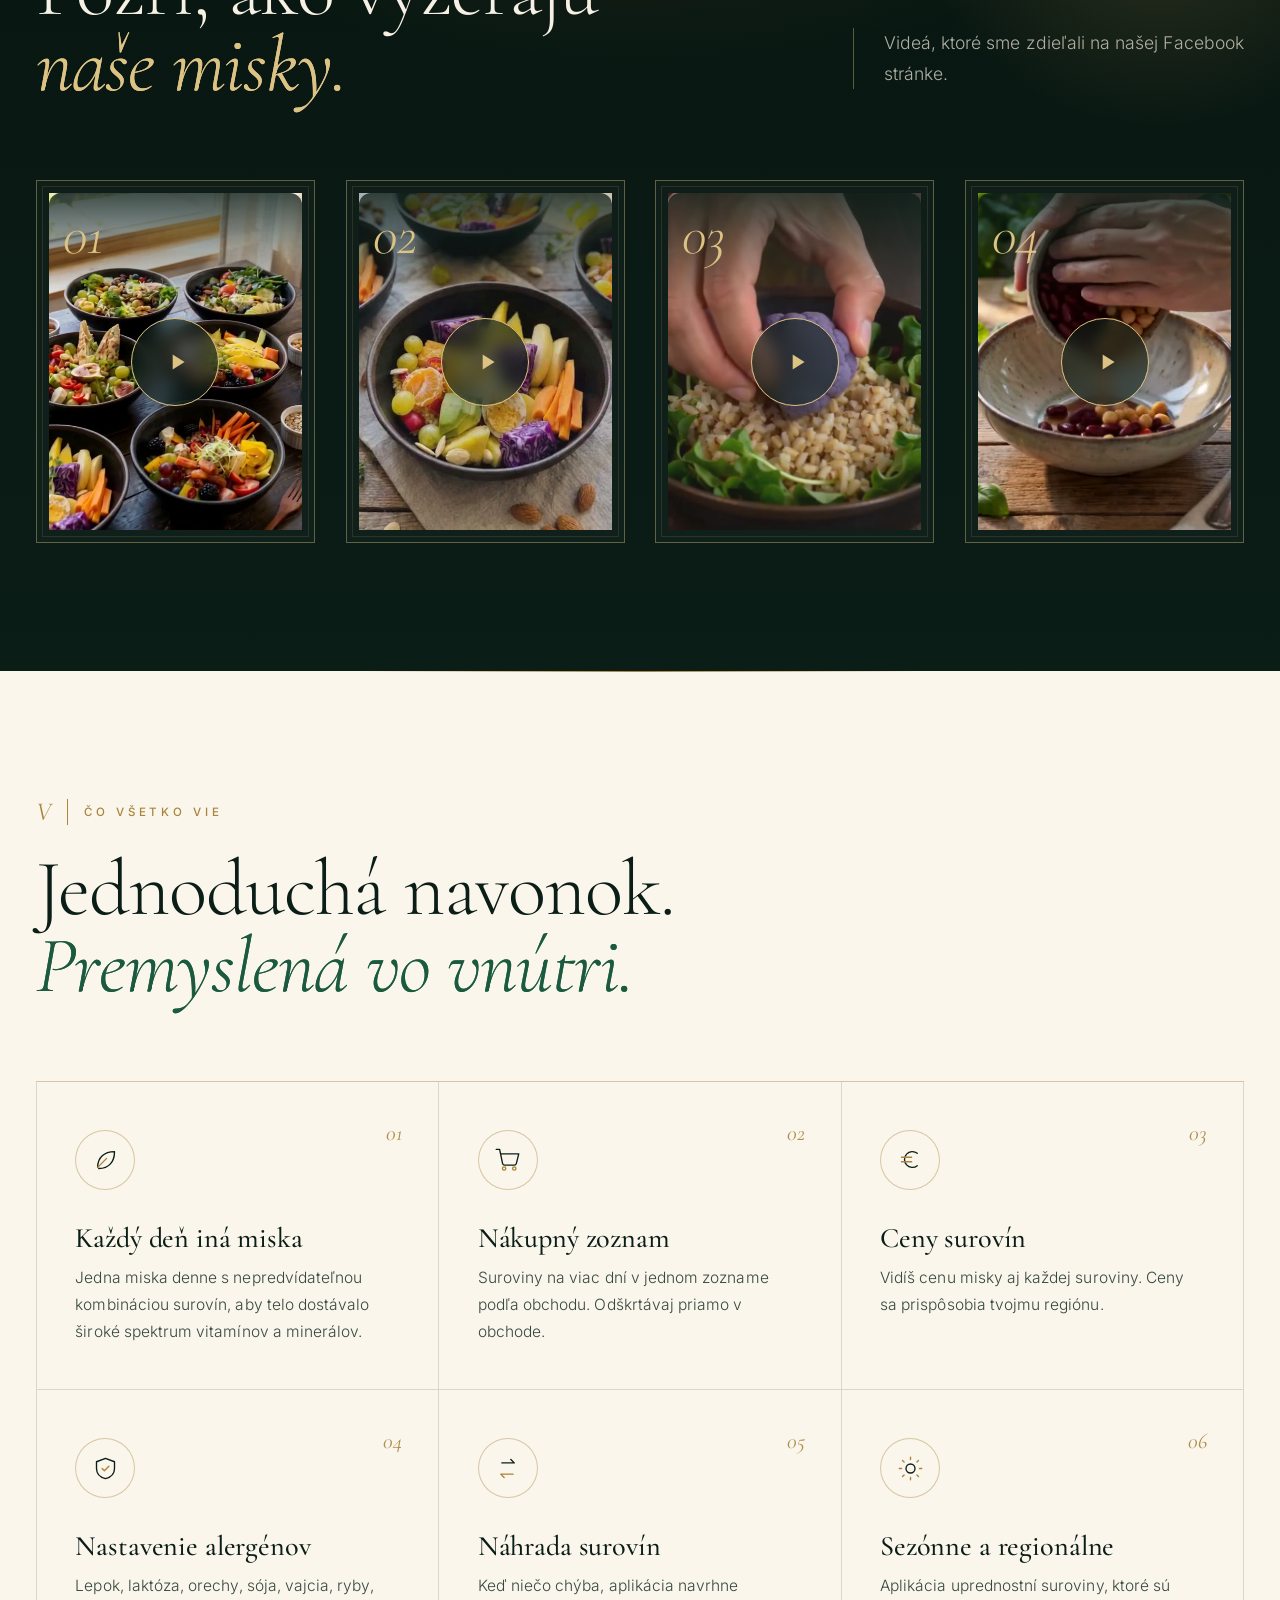
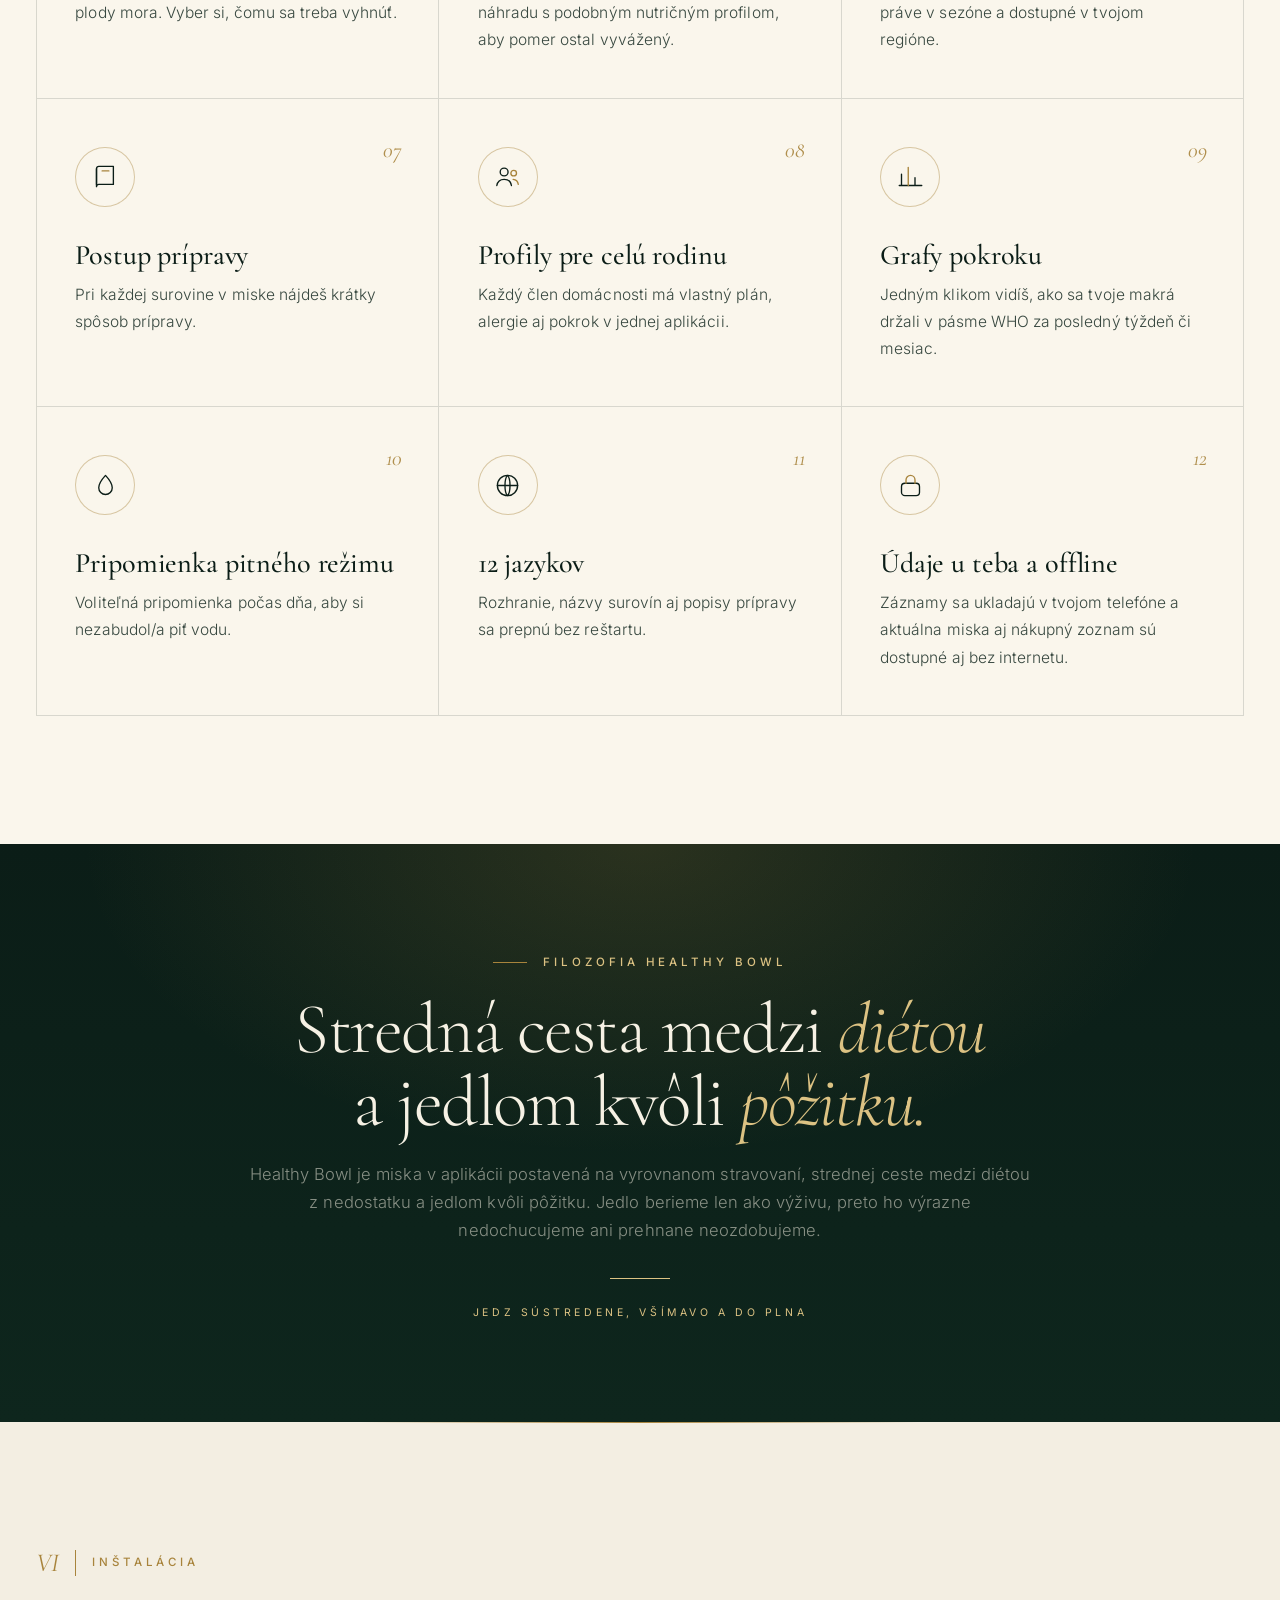
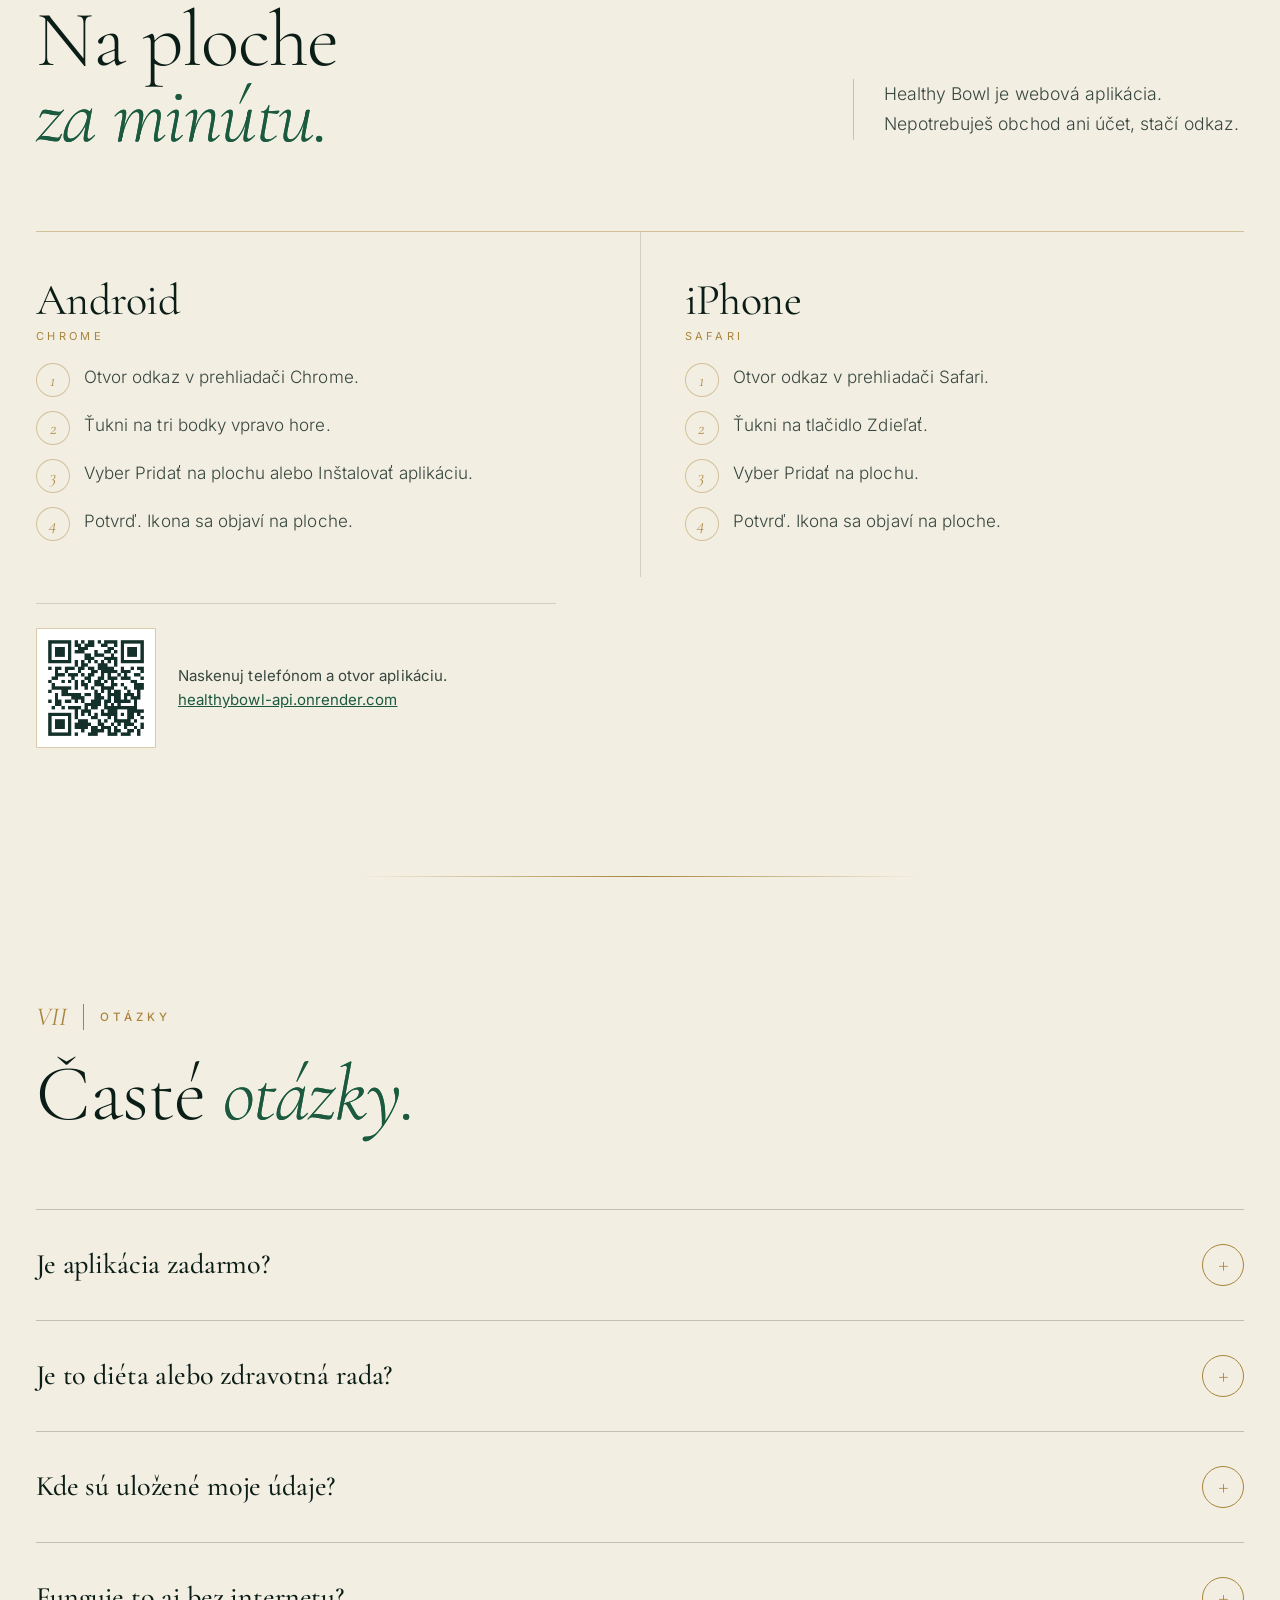
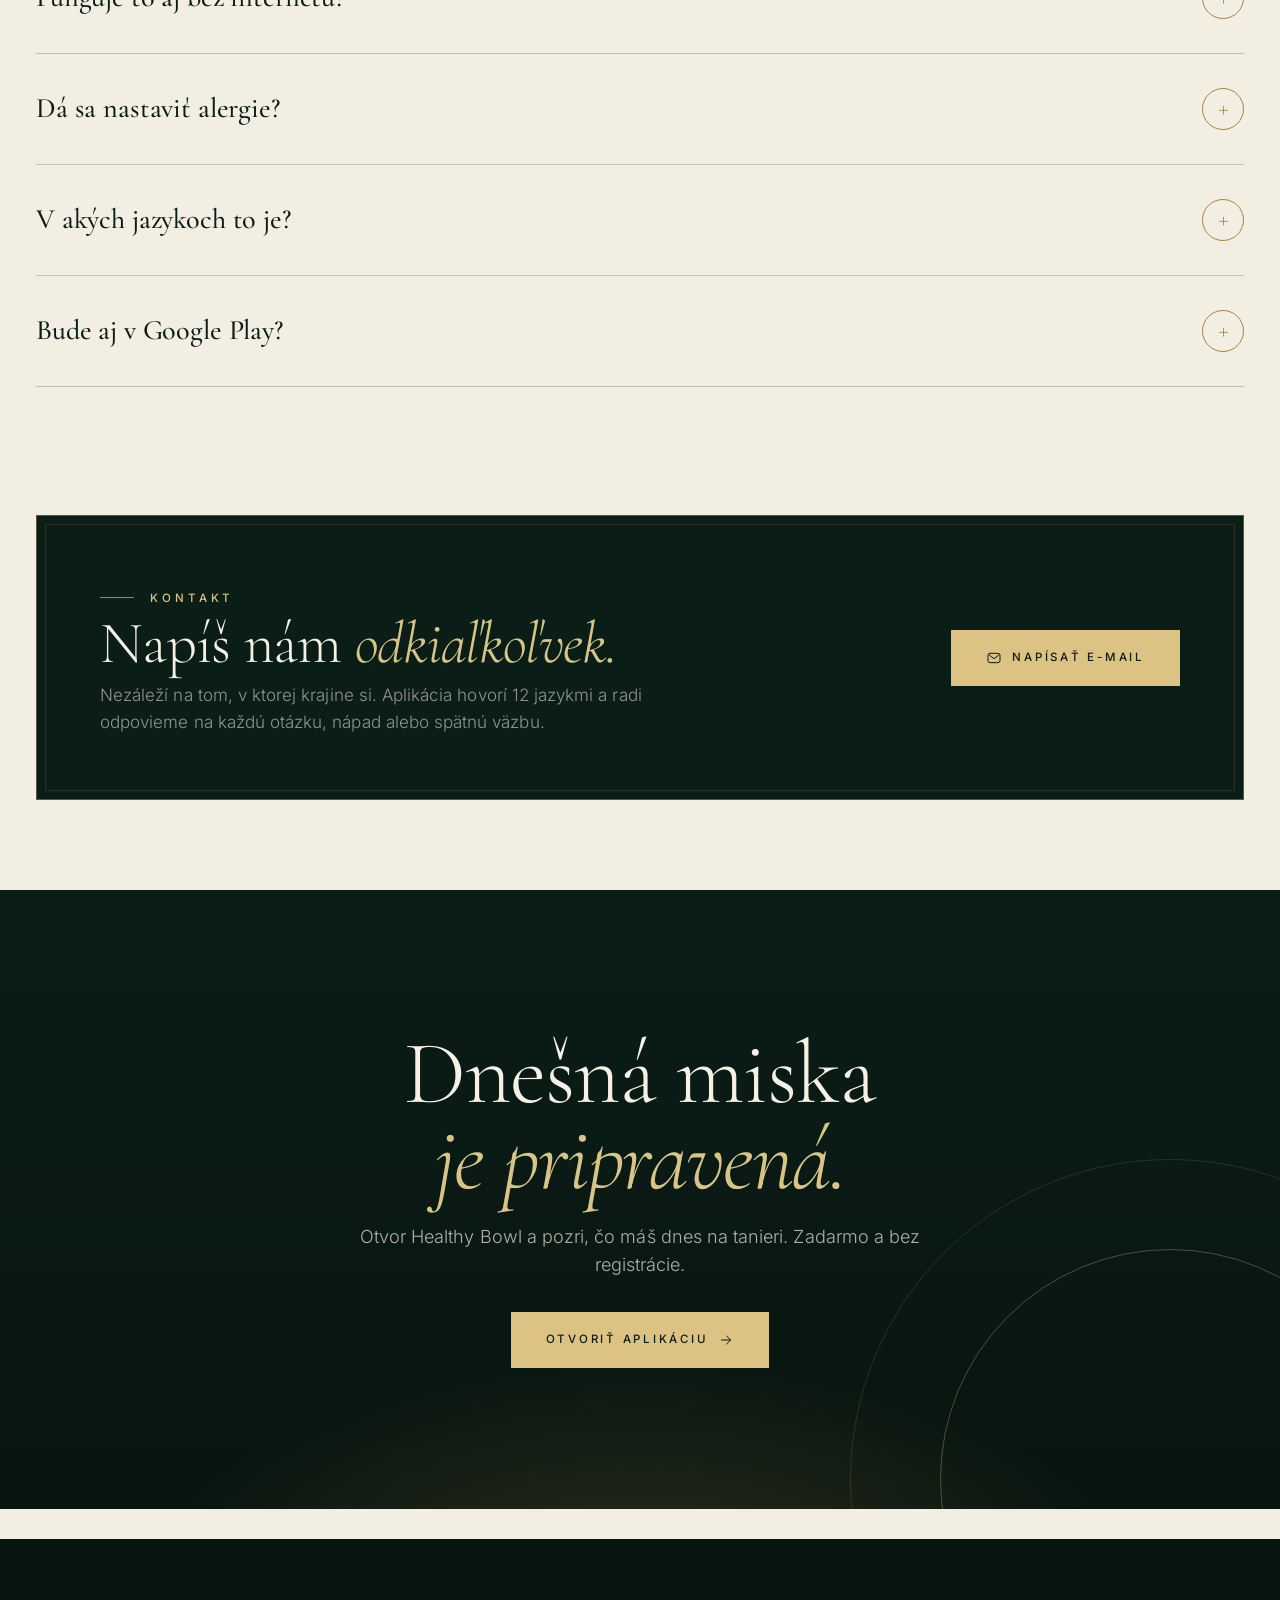
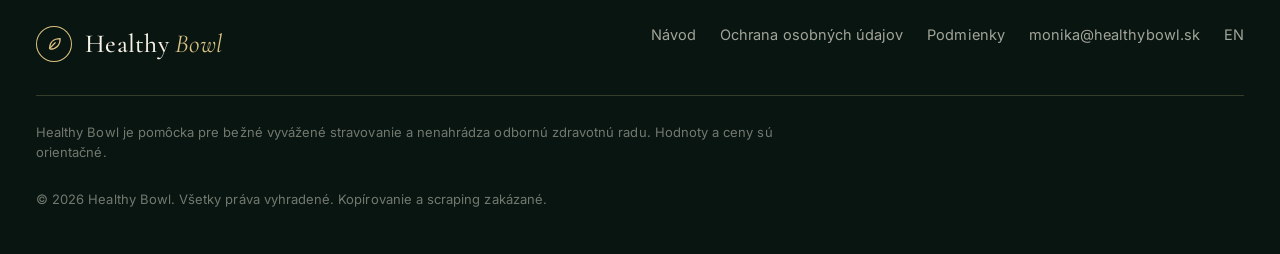
<file: about/index.html>
<!doctype html><html lang="sk"><head><meta charset="utf-8"><title>Healthy Bowl</title><meta name="robots" content="noindex"><link rel="canonical" href="https://www.healthybowl.sk/#how"><meta http-equiv="refresh" content="0;url=/#how"><script>location.replace("/#how")</script></head><body><a href="/#how">Healthy Bowl</a></body></html>
</file>
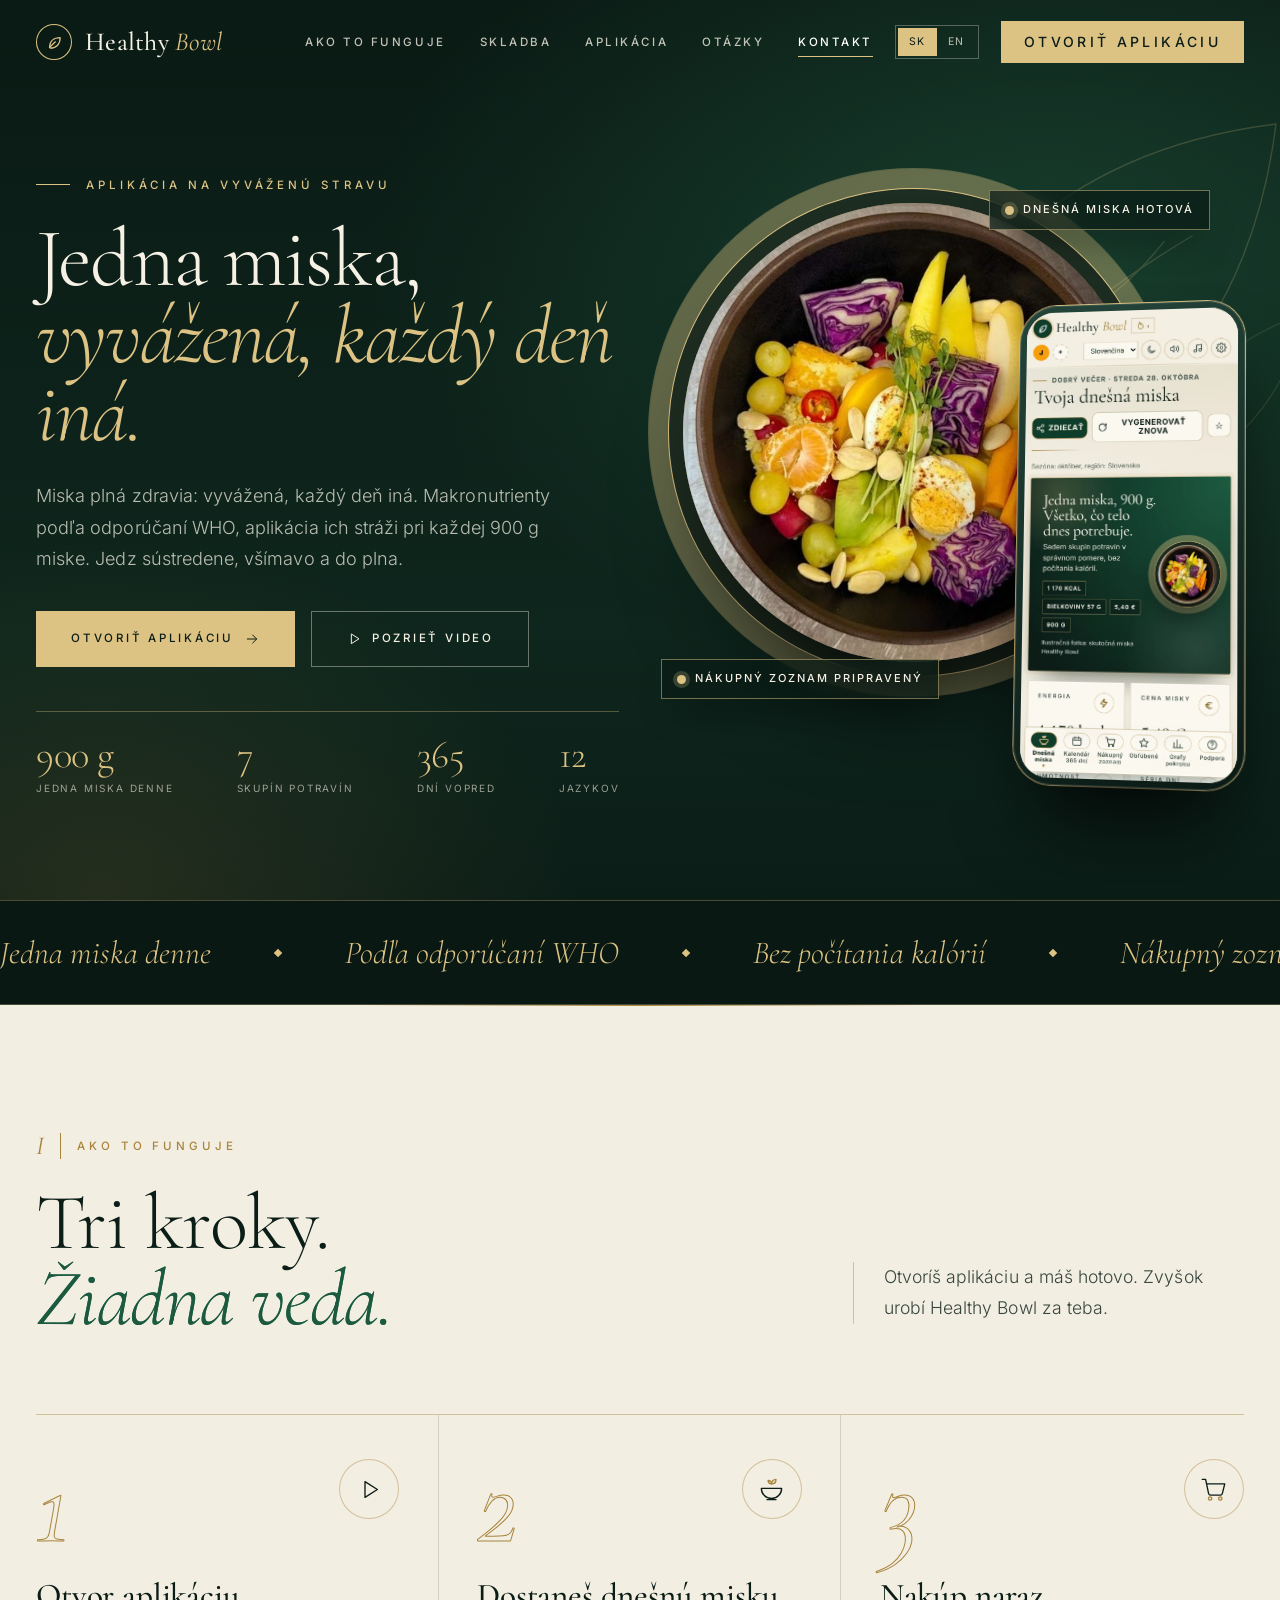
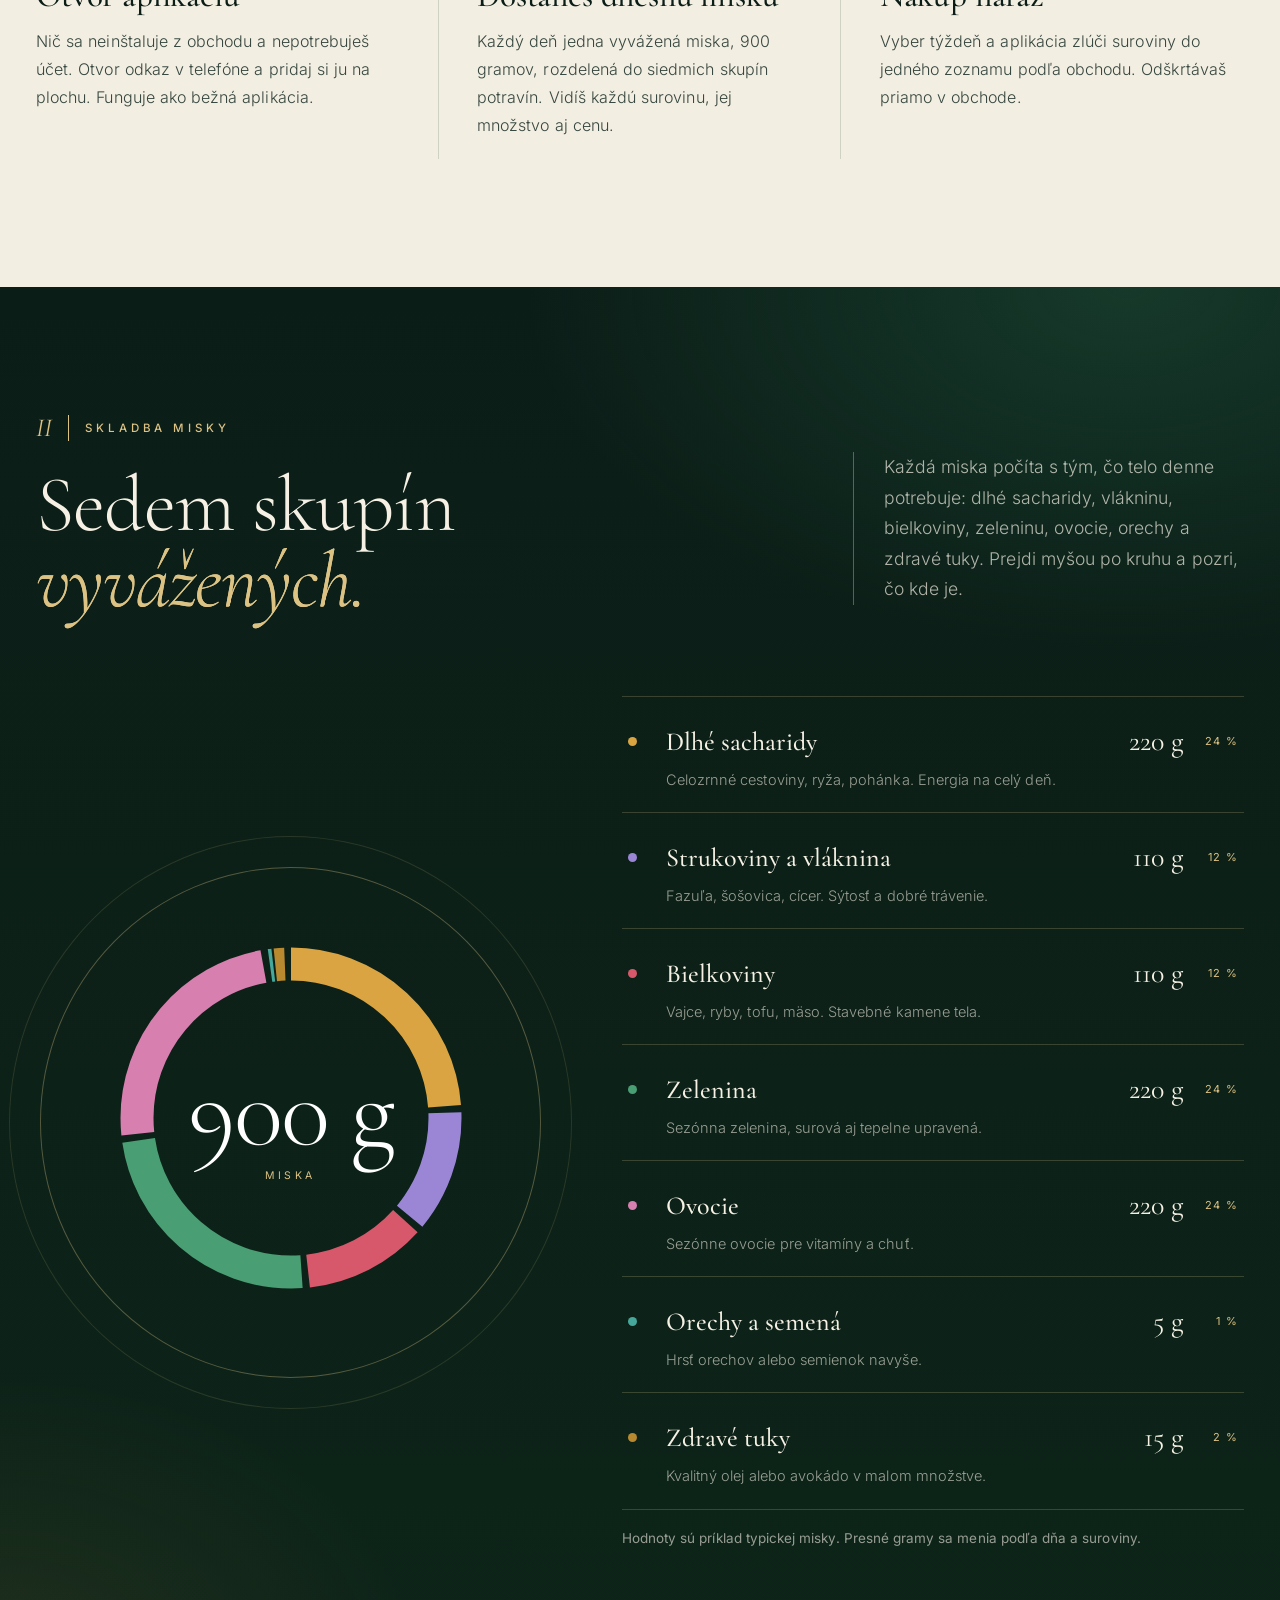
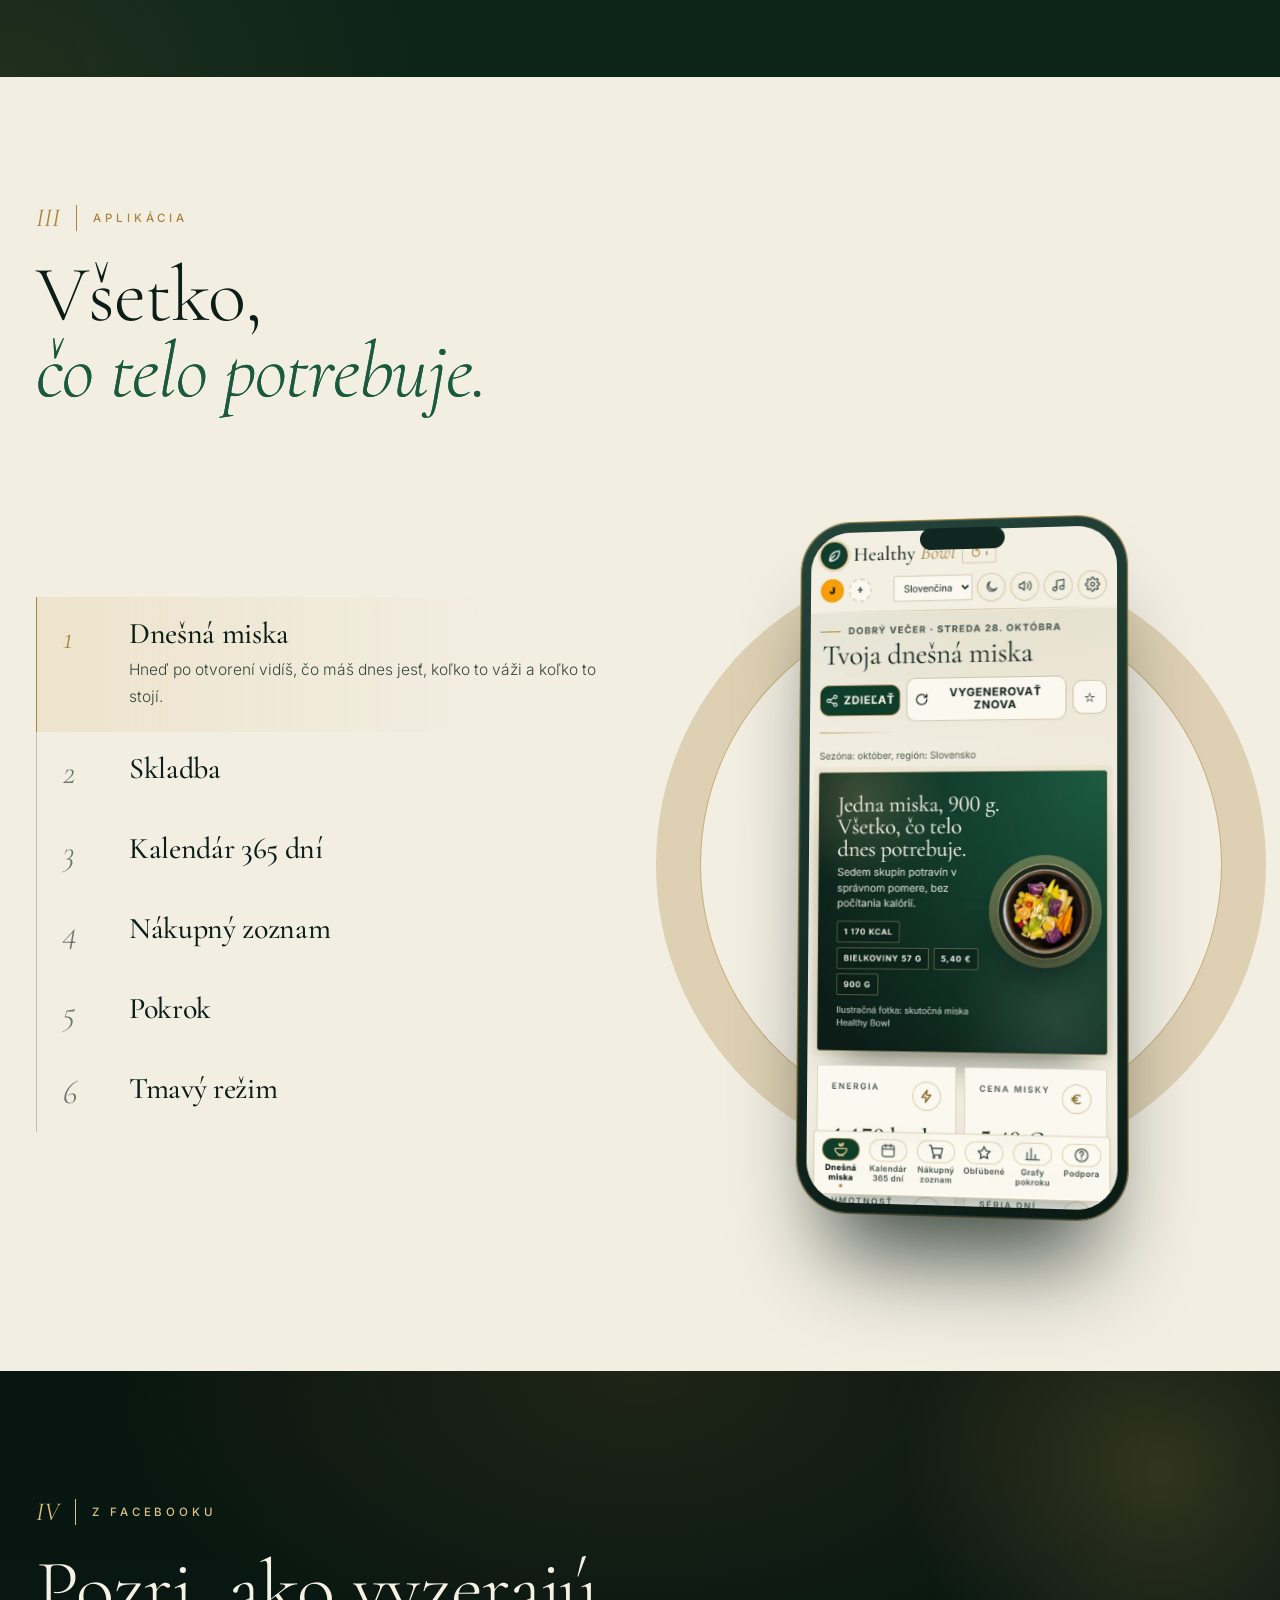
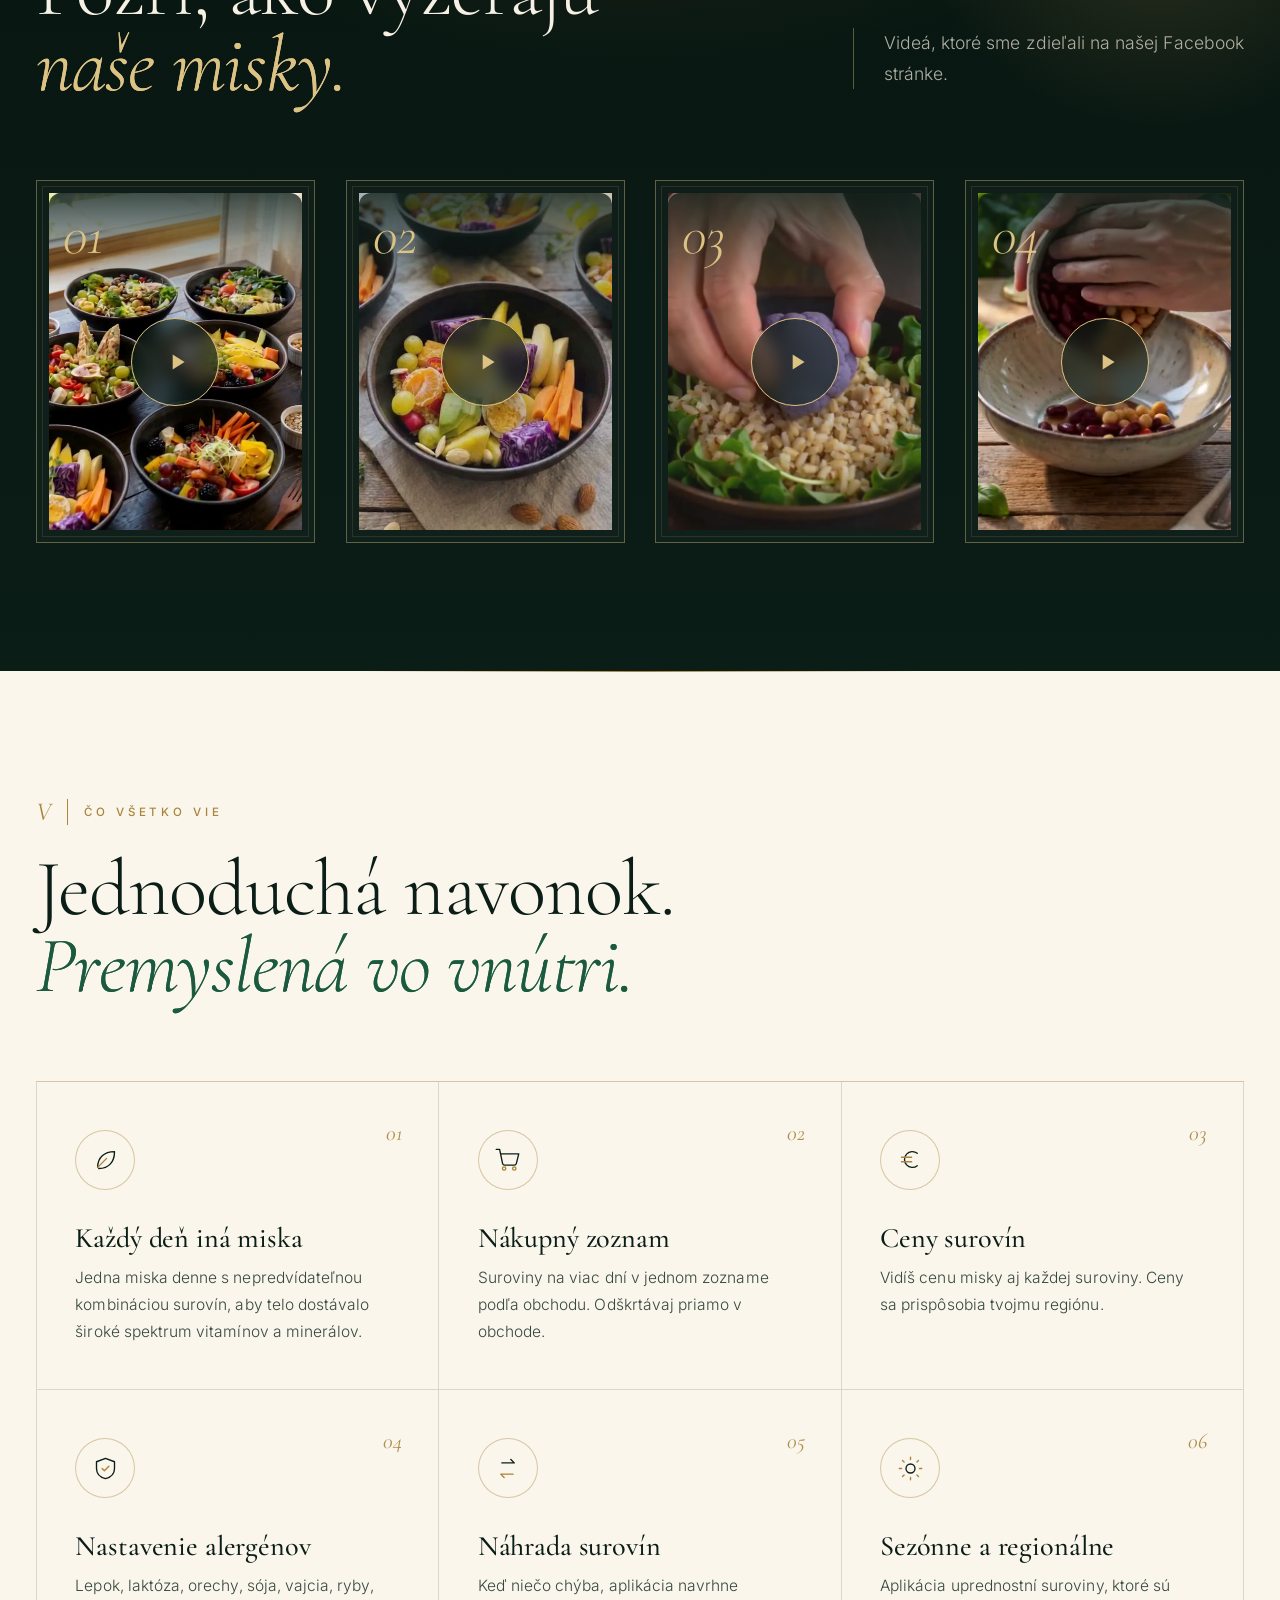
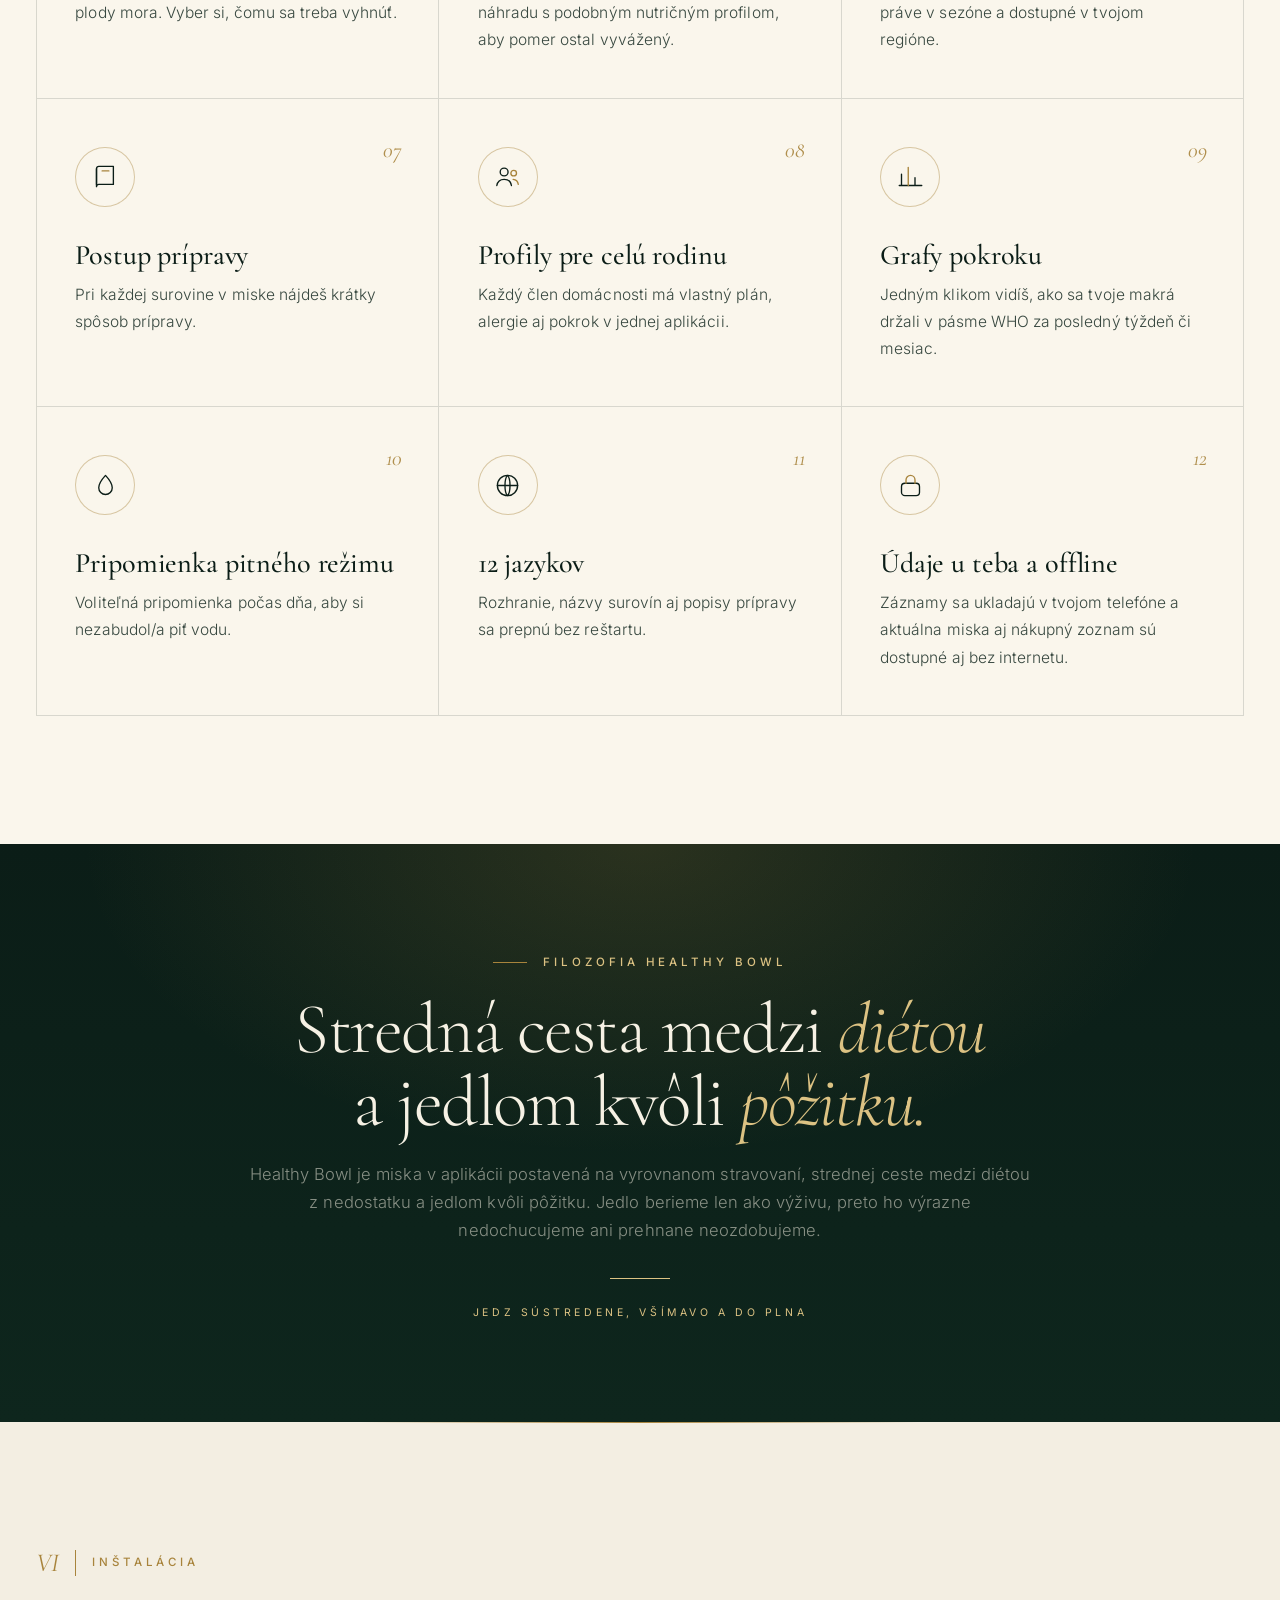
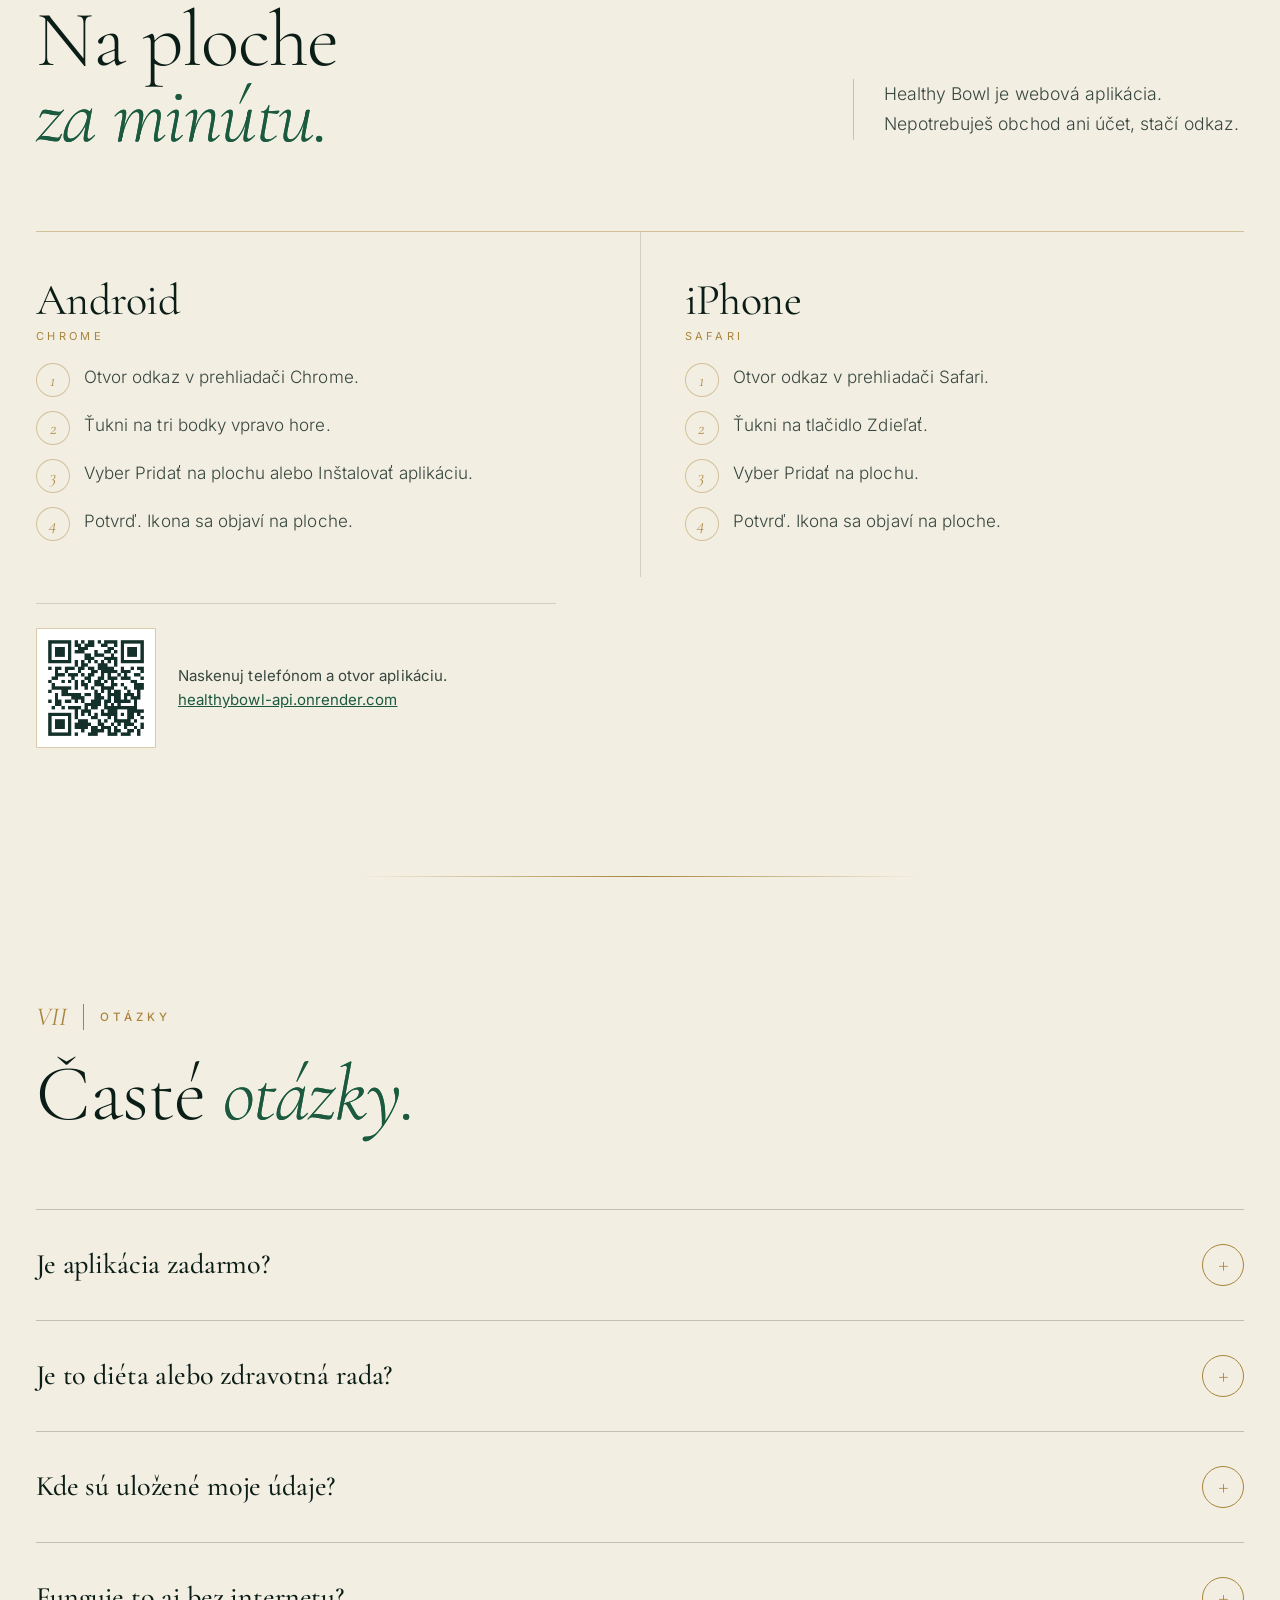
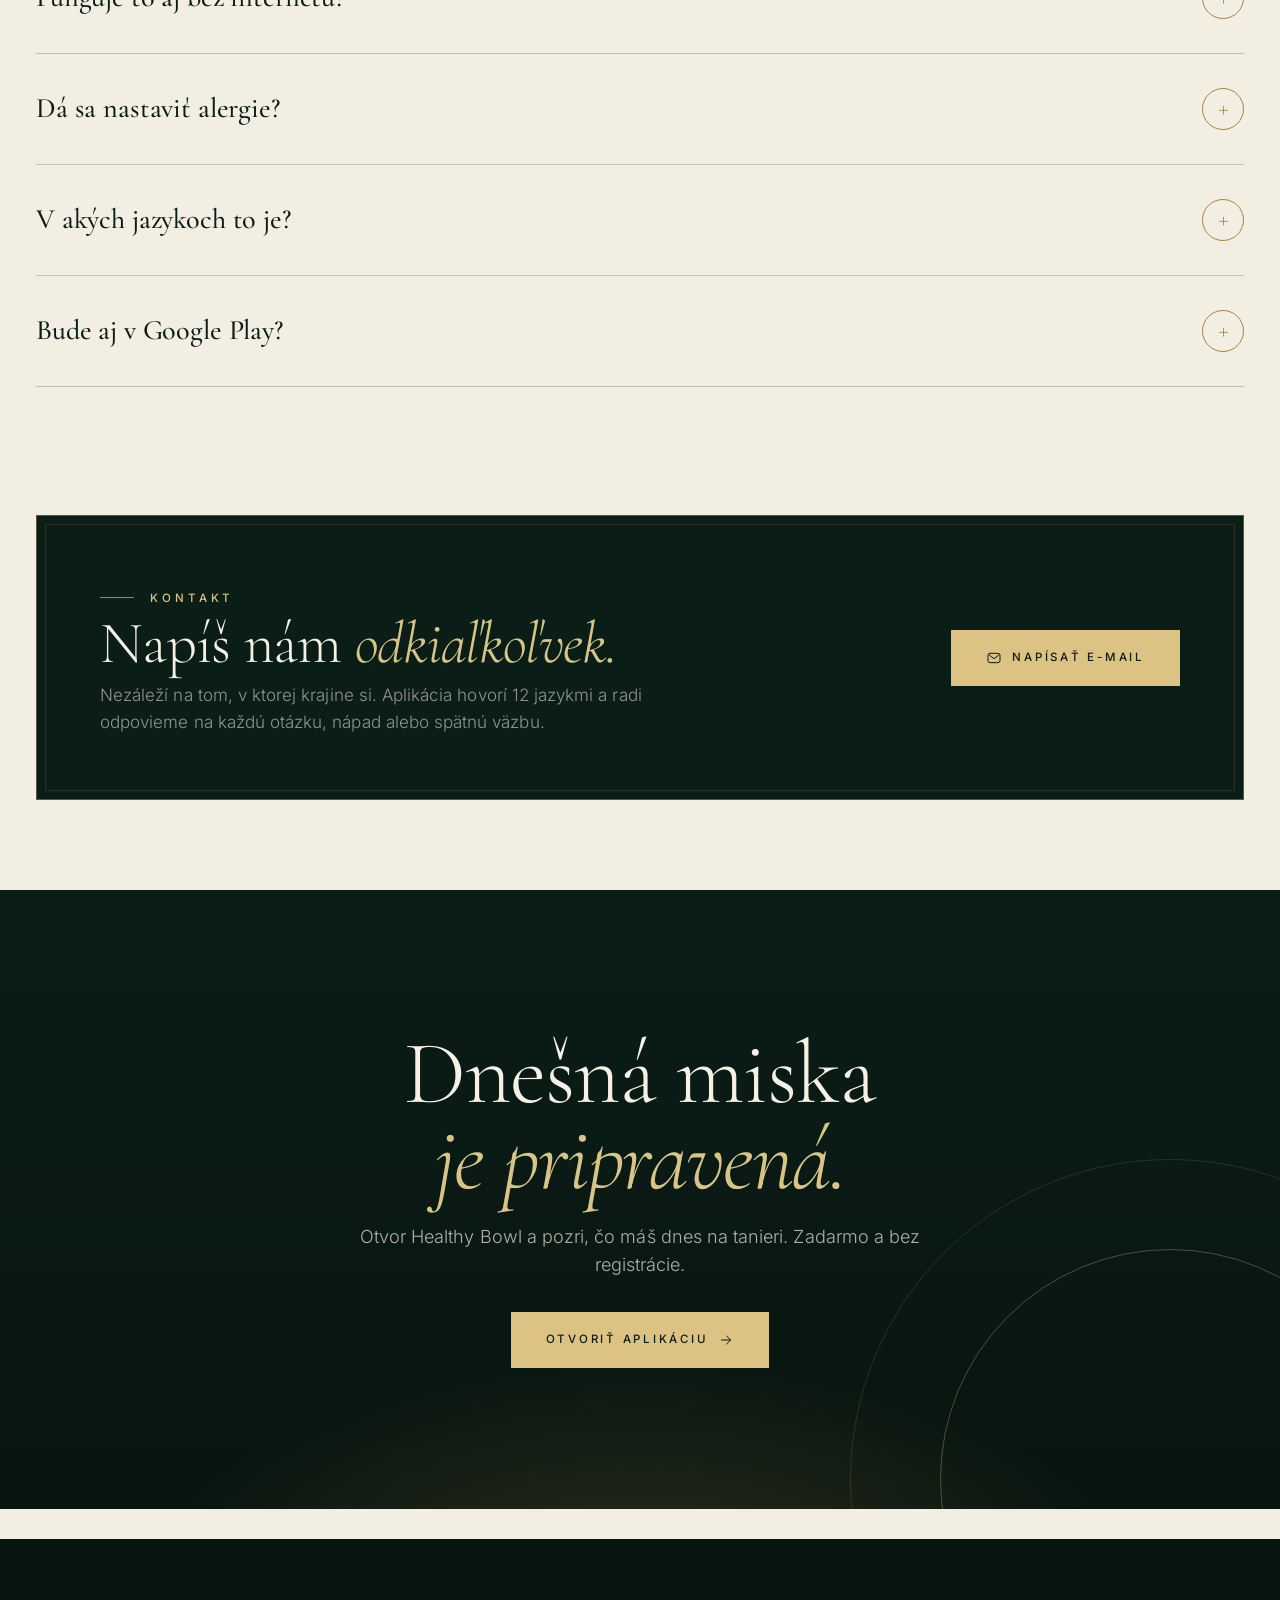
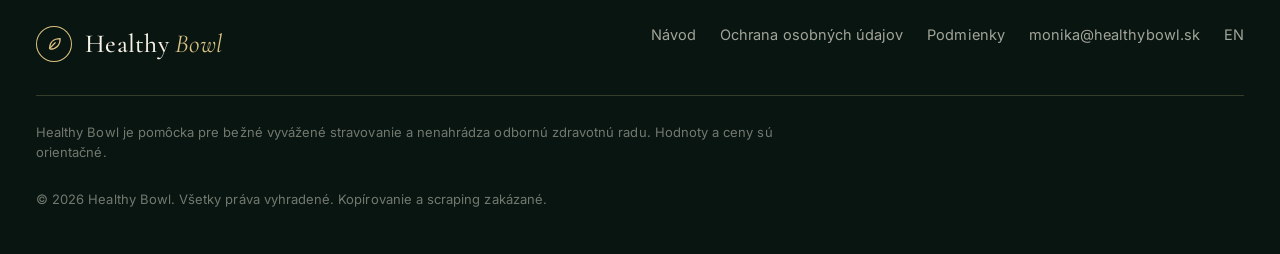
<file: contact/index.html>
<!doctype html><html lang="sk"><head><meta charset="utf-8"><title>Healthy Bowl</title><meta name="robots" content="noindex"><link rel="canonical" href="https://www.healthybowl.sk/#contact"><meta http-equiv="refresh" content="0;url=/#contact"><script>location.replace("/#contact")</script></head><body><a href="/#contact">Healthy Bowl</a></body></html>
</file>
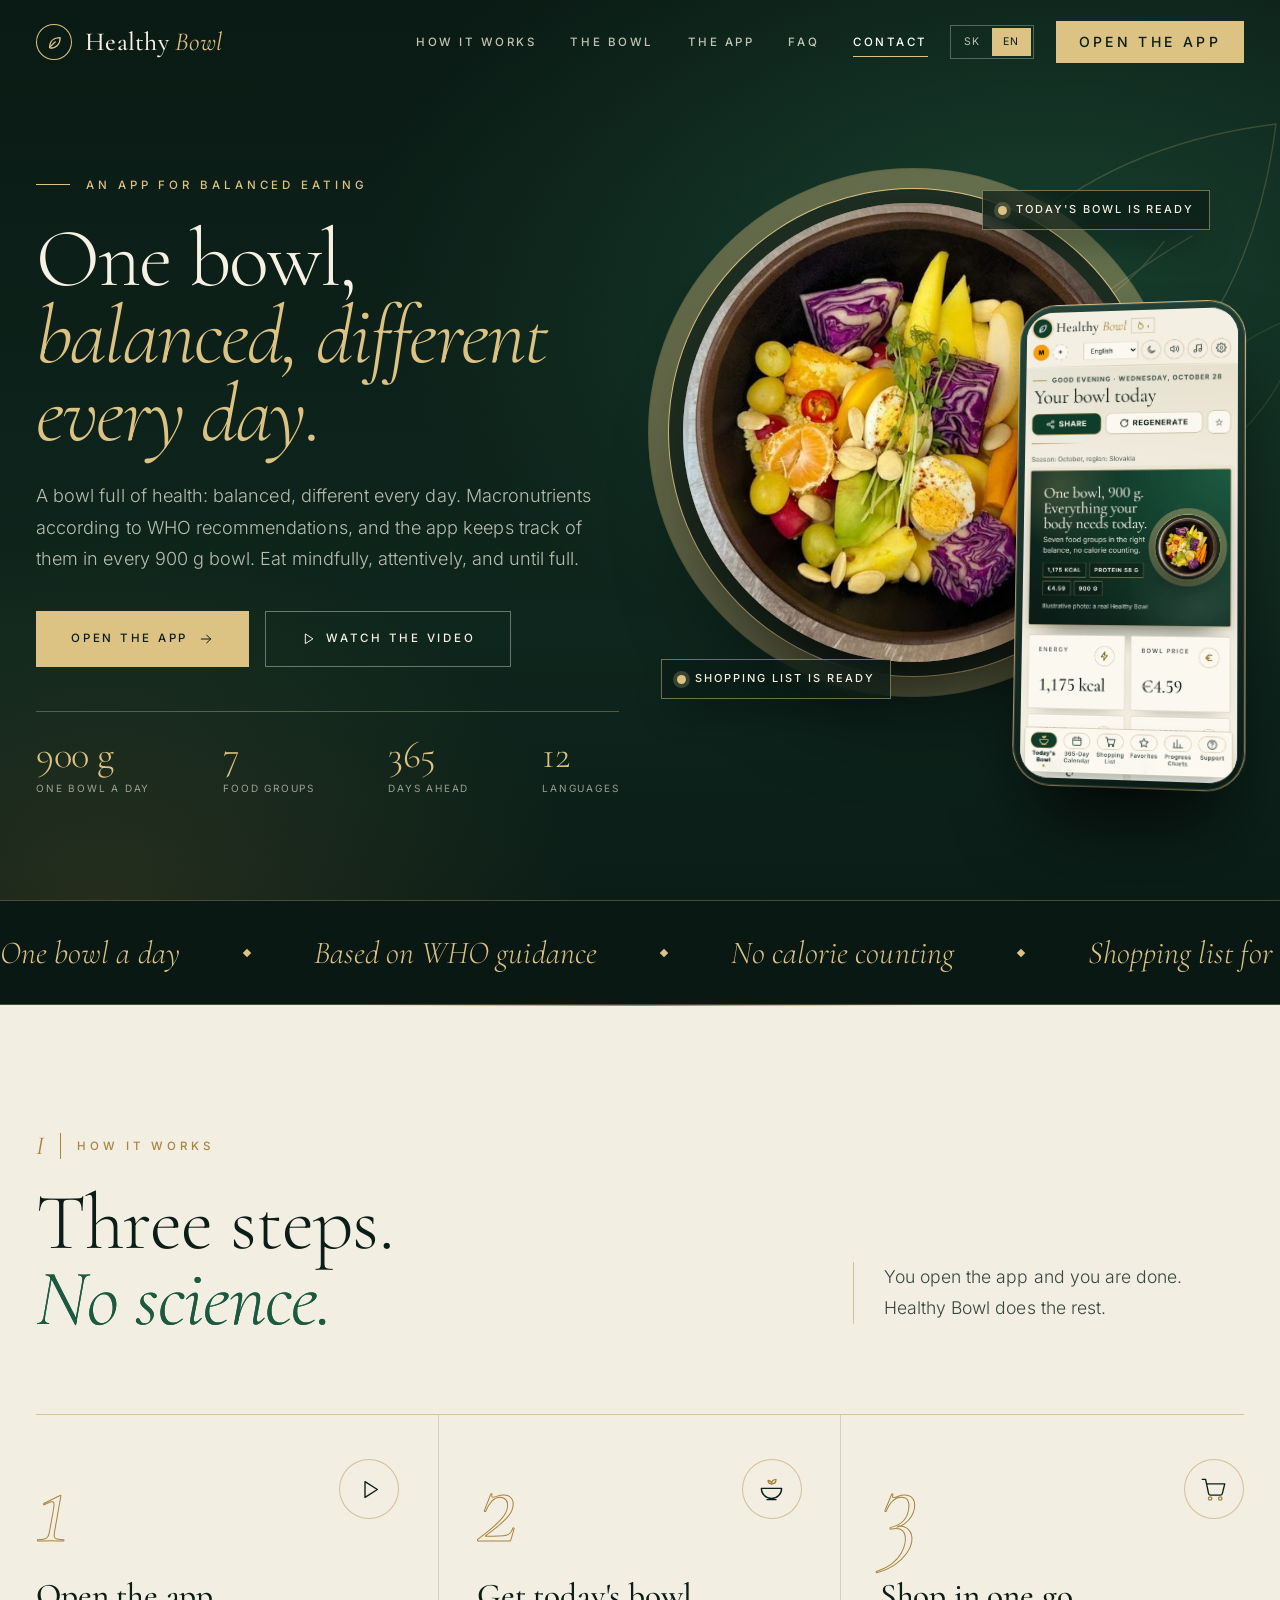
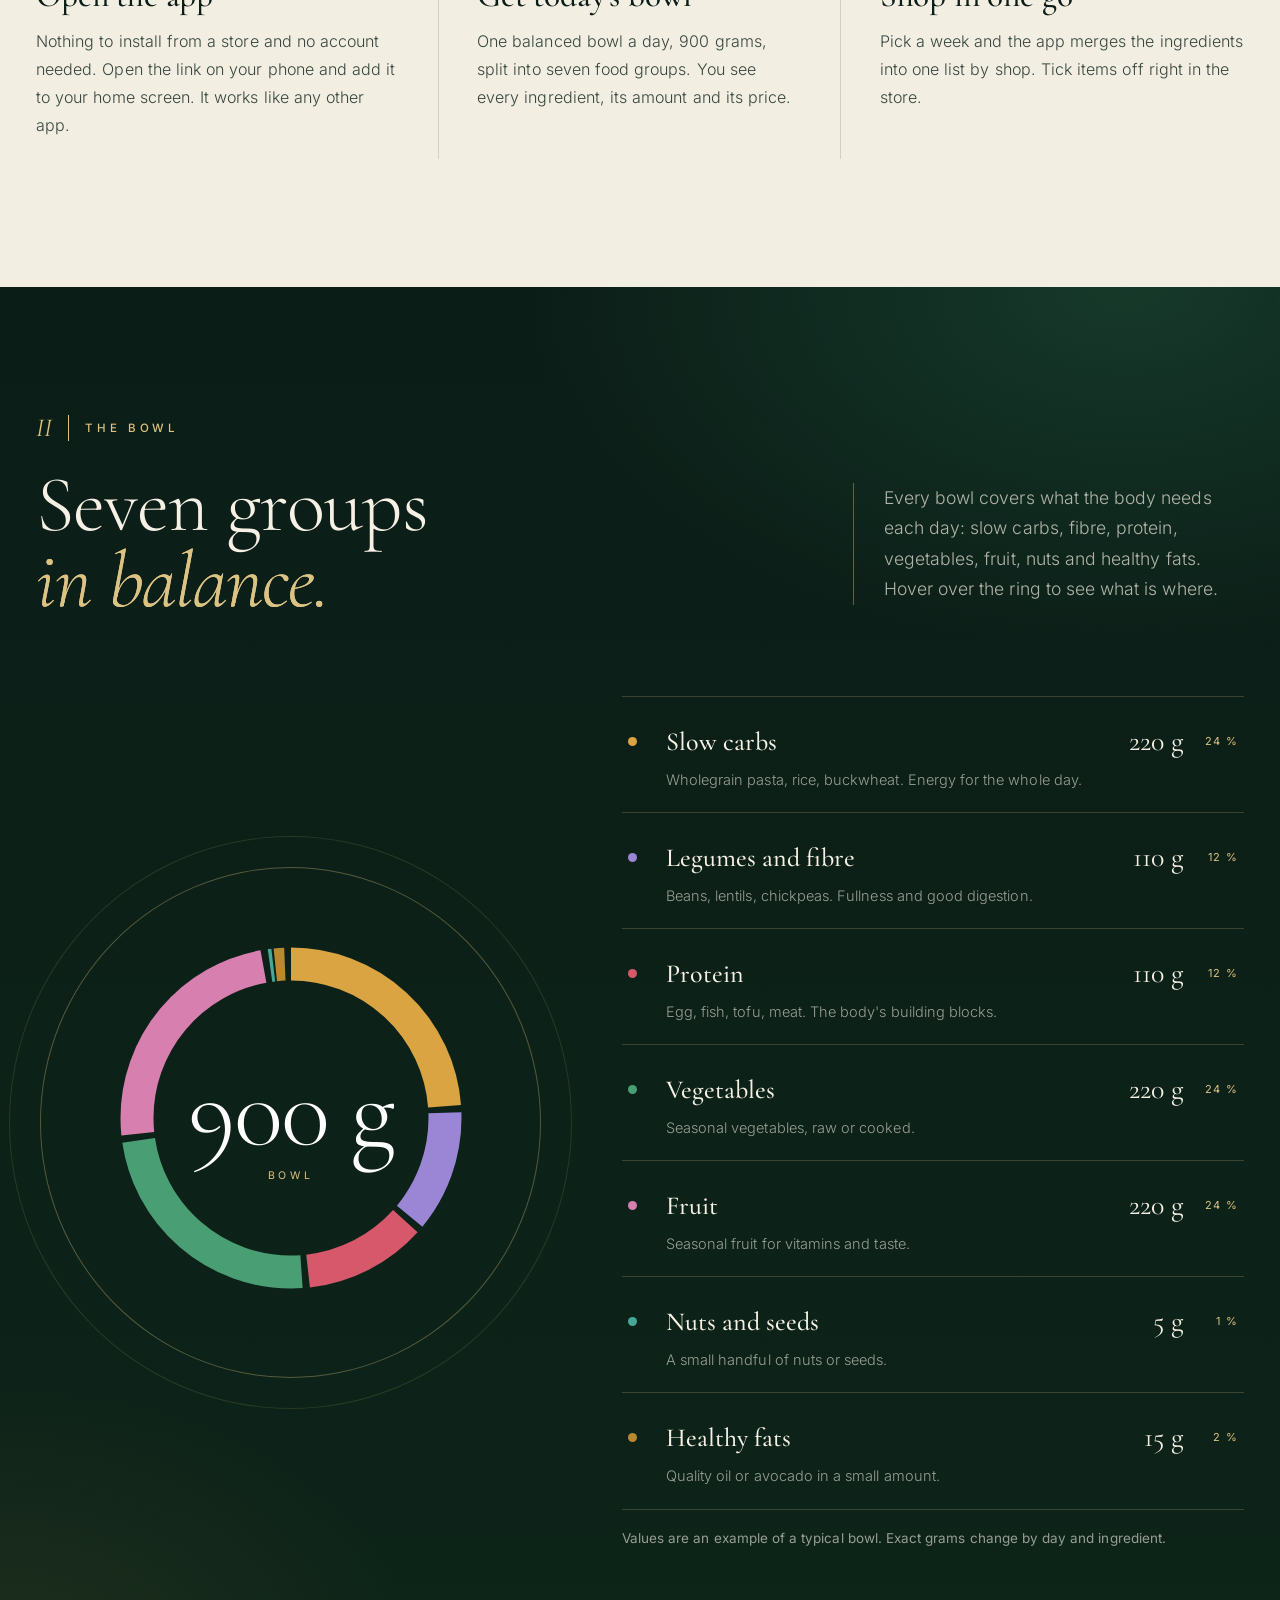
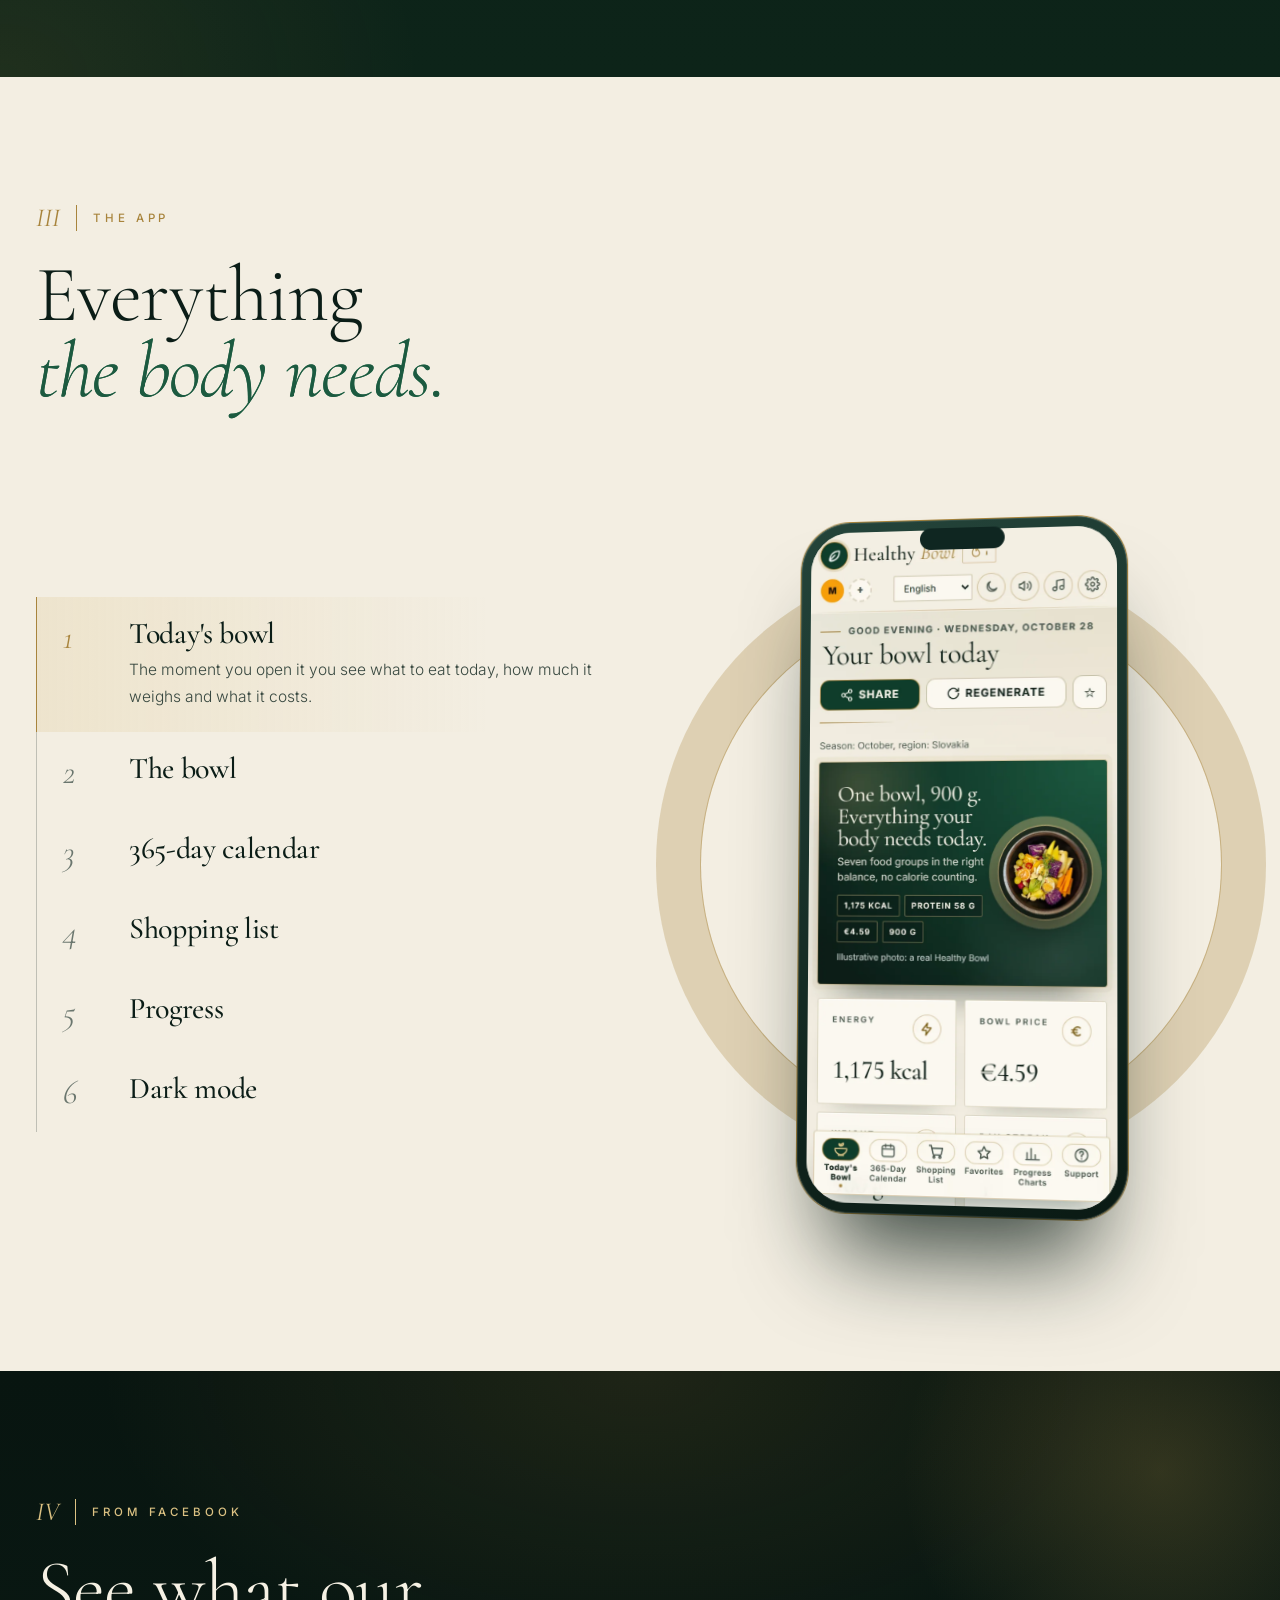
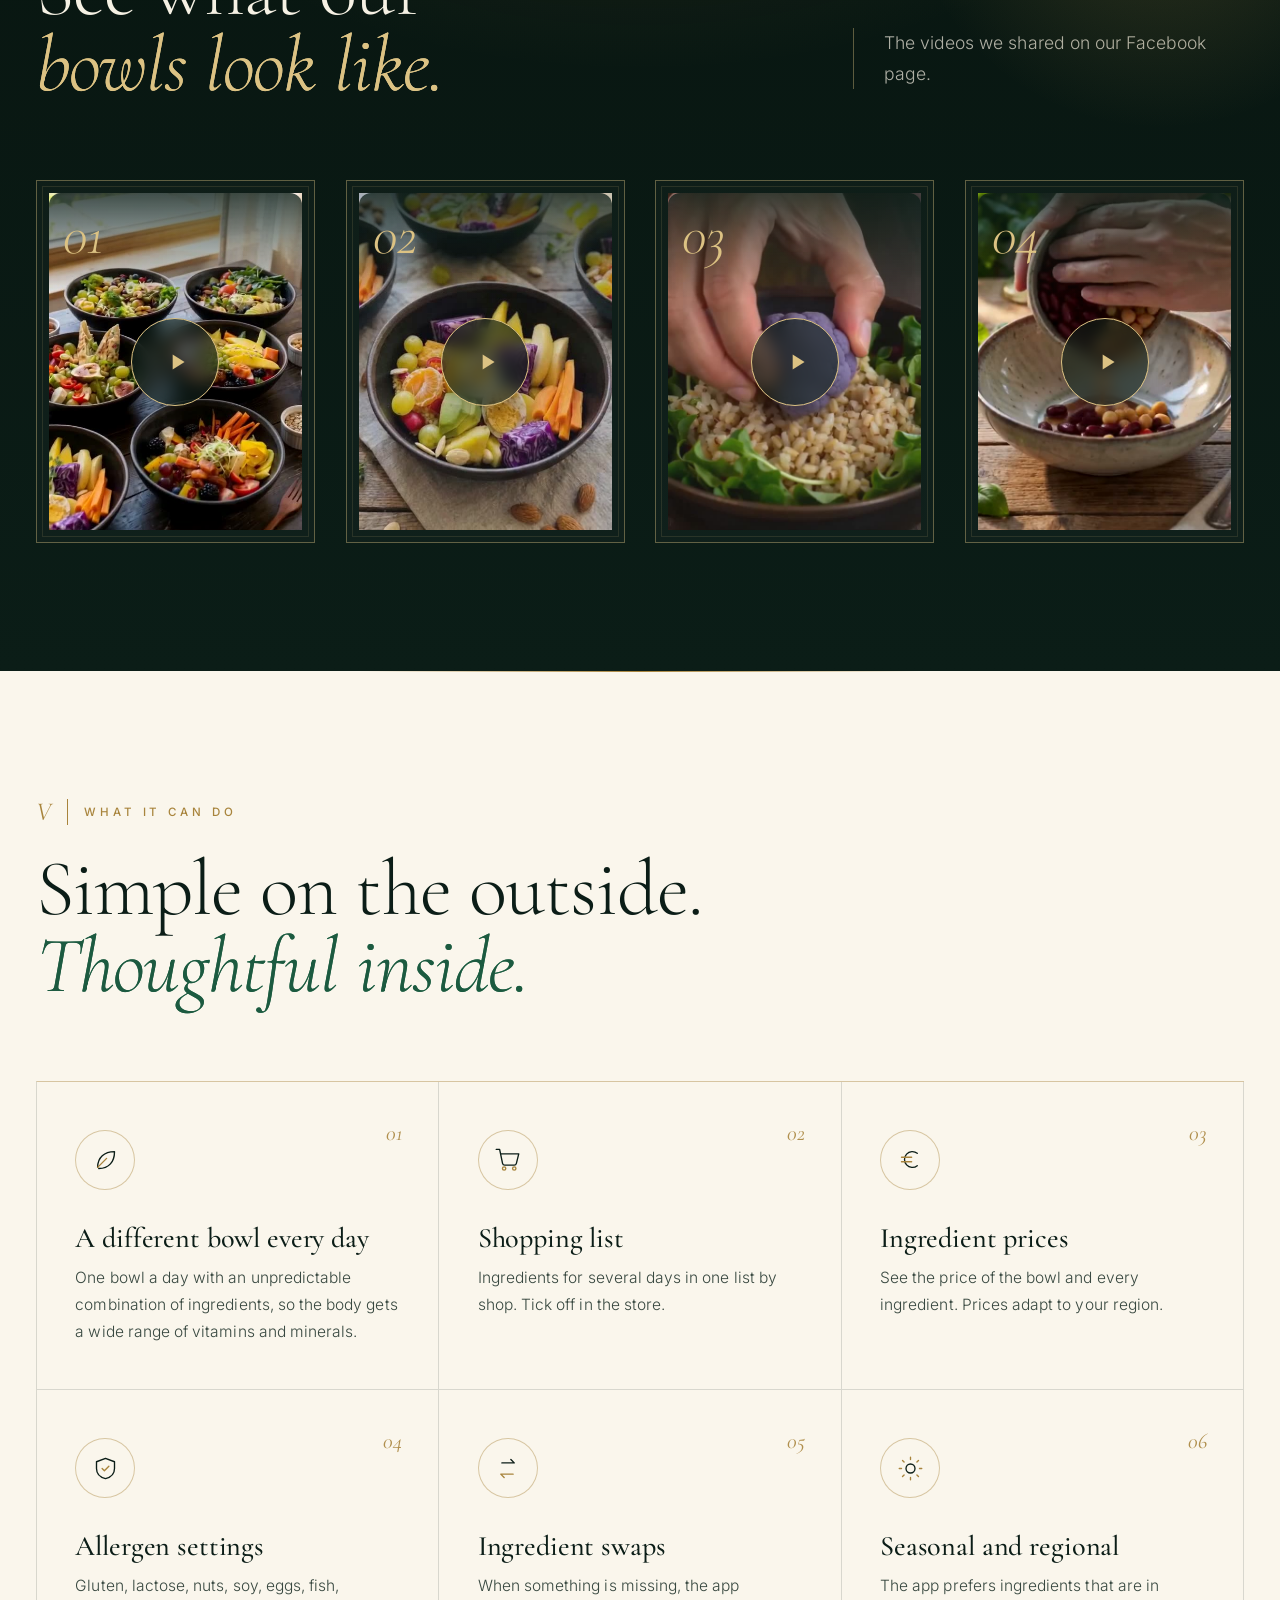
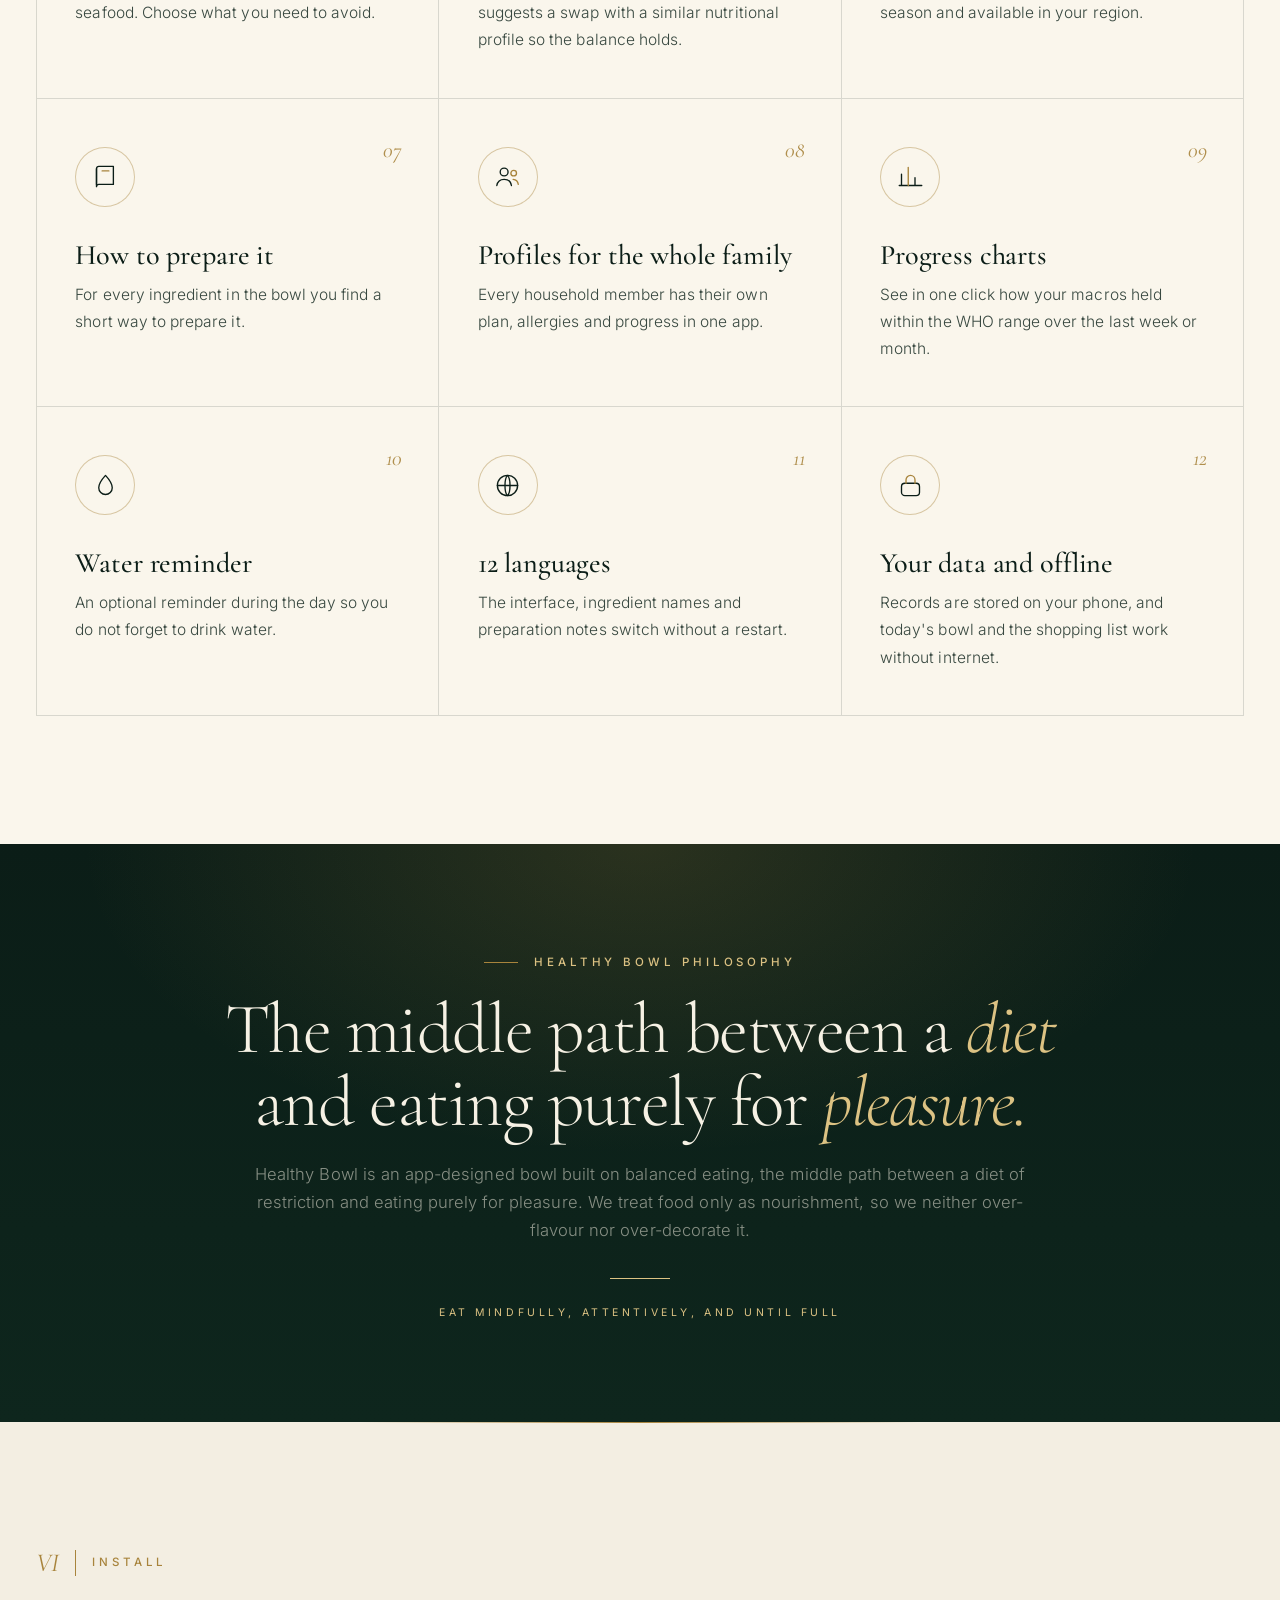
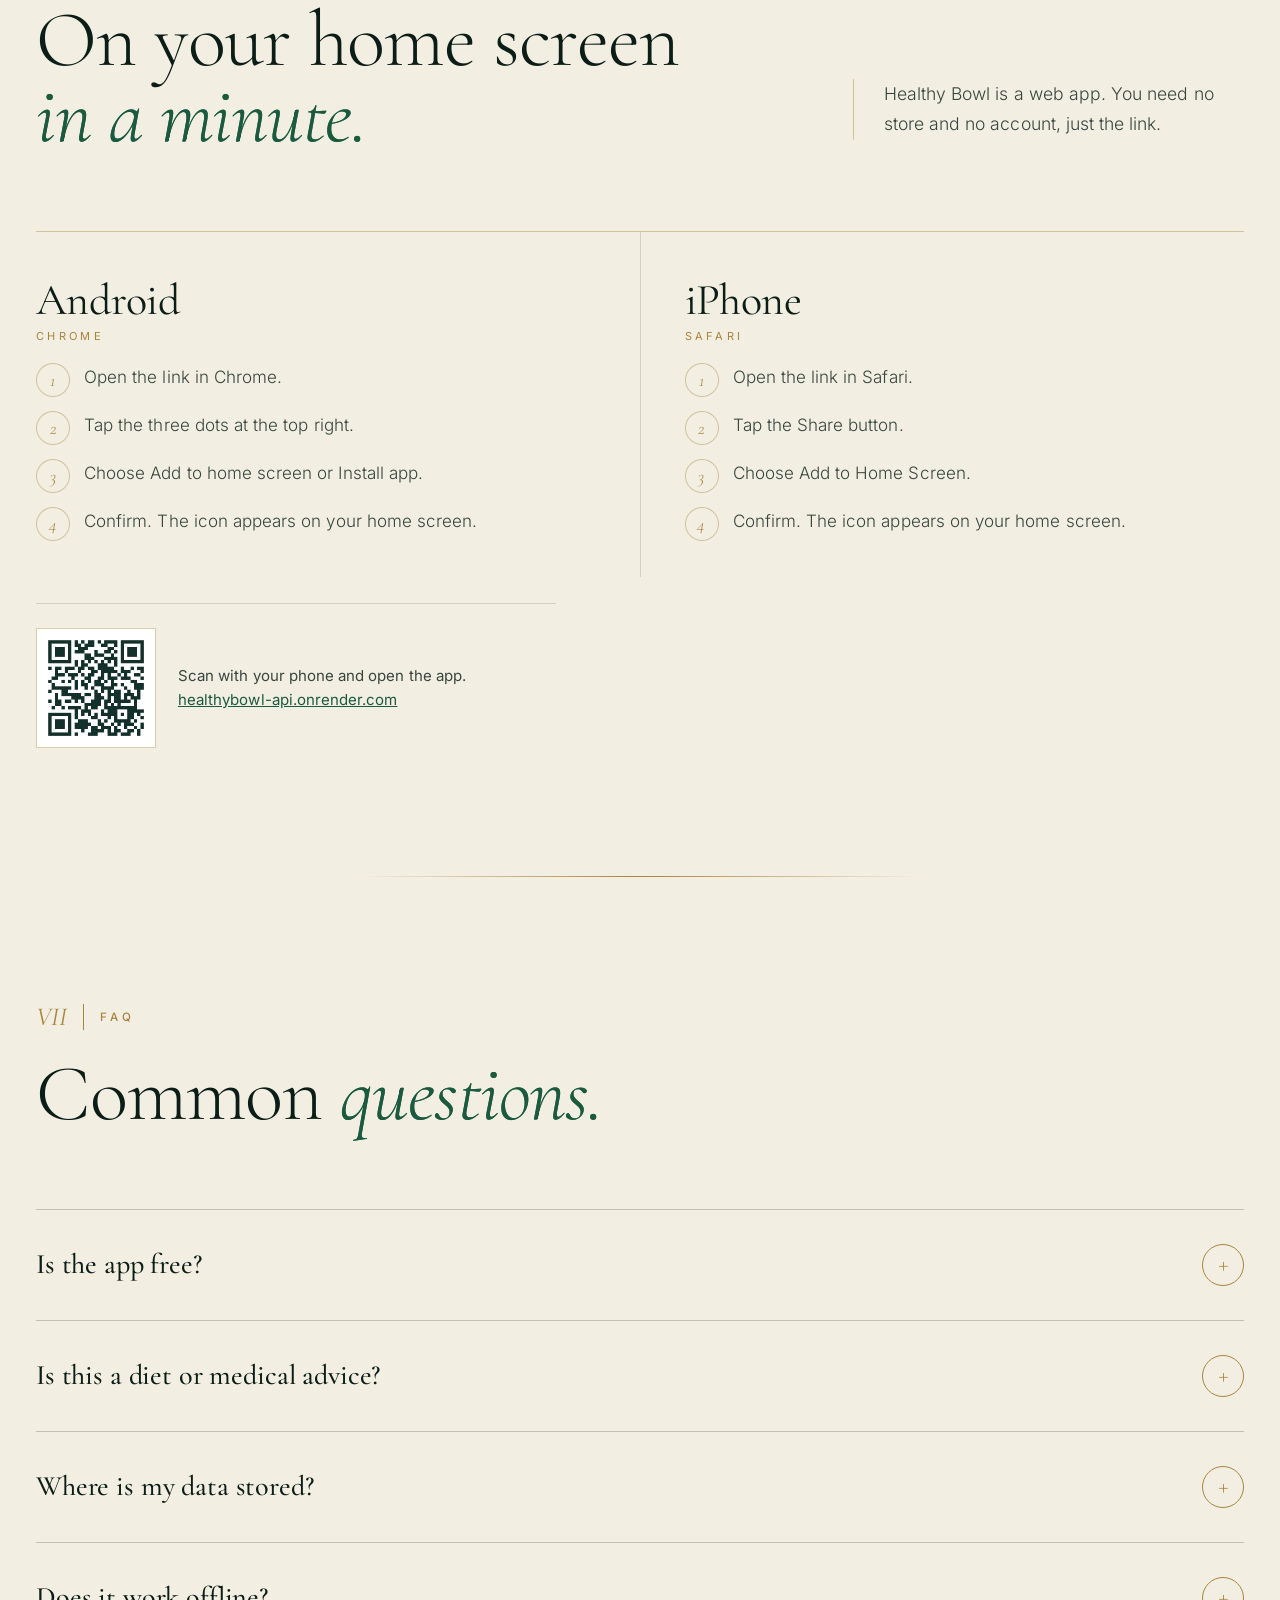
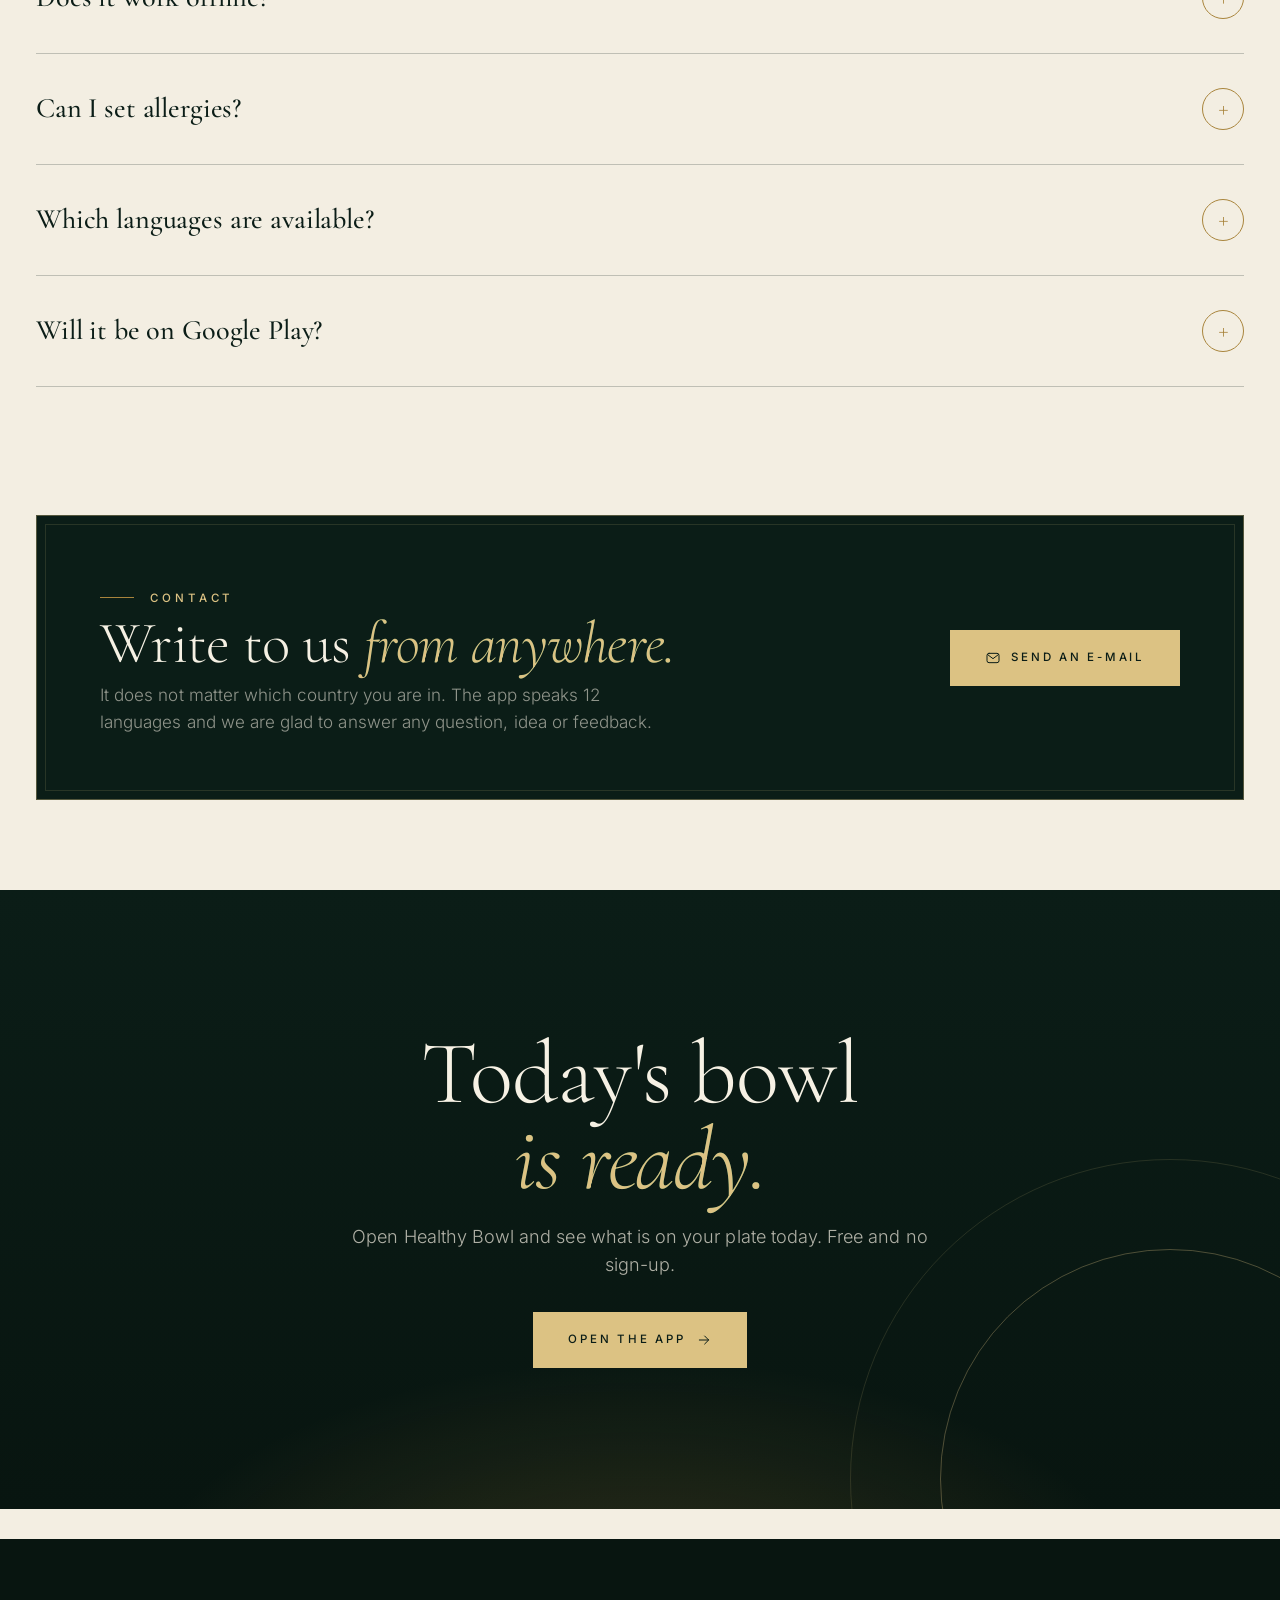
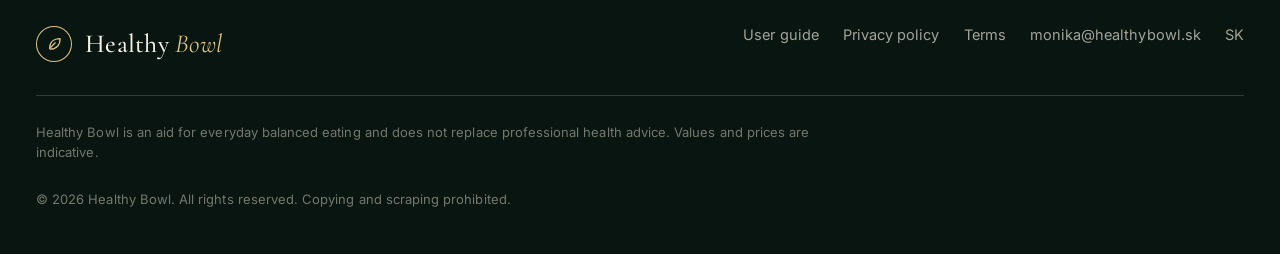
<file: en/index.html>
<!doctype html>
<html lang="en">
<head>
<meta charset="utf-8">
<meta name="viewport" content="width=device-width,initial-scale=1,viewport-fit=cover">
<title>Healthy Bowl | One bowl, balanced, different every day.</title>
<meta name="description" content="Healthy Bowl shows you one balanced bowl every day, based on WHO guidance. No calorie counting, with a shopping list, a 365-day calendar and 12 languages.">
<meta name="theme-color" content="#FBF9F4">
<link rel="canonical" href="https://www.healthybowl.sk/en/">
<link rel="alternate" hreflang="sk" href="https://www.healthybowl.sk/">
<link rel="alternate" hreflang="en" href="https://www.healthybowl.sk/en/">
<link rel="alternate" hreflang="x-default" href="https://www.healthybowl.sk/">
<meta property="og:type" content="website">
<meta property="og:title" content="Healthy Bowl | One bowl, balanced, different every day.">
<meta property="og:description" content="Healthy Bowl shows you one balanced bowl every day, based on WHO guidance. No calorie counting, with a shopping list, a 365-day calendar and 12 languages.">
<meta property="og:url" content="https://www.healthybowl.sk/en/">
<meta property="og:image" content="https://www.healthybowl.sk/img/og-card.jpg">
<meta name="twitter:card" content="summary_large_image">
<link rel="icon" type="image/png" href="../img/icon-192.png">
<link rel="preload" href="../fonts/Cormorant-normal-latin.woff2" as="font" type="font/woff2" crossorigin>
<link rel="preload" href="../fonts/Cormorant-italic-latin.woff2" as="font" type="font/woff2" crossorigin>
<link rel="stylesheet" href="../assets/site.css">
<link rel="stylesheet" href="../assets/luxe.css">
<script type="application/ld+json">{"@context": "https://schema.org", "@type": "WebApplication", "name": "Healthy Bowl", "url": "https://healthybowl-api.onrender.com", "applicationCategory": "HealthApplication", "operatingSystem": "Android, iOS, Web", "inLanguage": ["sk", "en", "de", "hu", "sv", "fi", "ru", "uk", "es", "pt", "cs", "pl"], "offers": {"@type": "Offer", "price": "0", "priceCurrency": "EUR"}, "description": "Healthy Bowl shows you one balanced bowl every day, based on WHO guidance. No calorie counting, with a shopping list, a 365-day calendar and 12 languages."}</script>
<script type="application/ld+json">{"@context": "https://schema.org", "@type": "FAQPage", "mainEntity": [{"@type": "Question", "name": "Is the app free?", "acceptedAnswer": {"@type": "Answer", "text": "Yes. For now it is entirely free and you pay nothing."}}, {"@type": "Question", "name": "Is this a diet or medical advice?", "acceptedAnswer": {"@type": "Answer", "text": "No. Healthy Bowl is an aid for everyday balanced eating based on general WHO guidance. It does not replace a doctor or a dietitian. If you have health restrictions, talk to a professional."}}, {"@type": "Question", "name": "Where is my data stored?", "acceptedAnswer": {"@type": "Answer", "text": "Your settings, profiles and records are stored on your phone. Only what is necessary is sent to the server, for example a message you write in Support, or an address if you enter one to get prices for your region."}}, {"@type": "Question", "name": "Does it work offline?", "acceptedAnswer": {"@type": "Answer", "text": "After the first load, yes, core features work offline. Things that need the server, such as current prices, update when you are online again."}}, {"@type": "Question", "name": "Can I set allergies?", "acceptedAnswer": {"@type": "Answer", "text": "Yes. You mark allergens and intolerances, the app shows which allergens a bowl contains and offers a swap."}}, {"@type": "Question", "name": "Which languages are available?", "acceptedAnswer": {"@type": "Answer", "text": "12 languages: Slovak, English, German, Hungarian, Swedish, Finnish, Russian, Ukrainian, Spanish, Portuguese, Czech and Polish. The language switches without a restart."}}, {"@type": "Question", "name": "Will it be on Google Play?", "acceptedAnswer": {"@type": "Answer", "text": "We are working on it. Until then you use it as a web app straight from your phone's home screen."}}]}</script>
</head>
<body>
<a class="skip" href="#main">Skip to content</a>
<header class="hdr"><div class="wrap">
  <a class="brand" href="../"><i><svg viewBox="0 0 24 24" aria-hidden="true"><path d="M5 19c0-9 6-14 15-14 0 9-5 15-14 15"/><path class="ac" d="M5 19 13 11"/></svg></i><span>Healthy <em>Bowl</em></span></a>
  <nav class="nav" id="nav" aria-label="Menu"><a href="#how">How it works</a><a href="#bowl">The bowl</a><a href="#app">The app</a><a href="#faq">FAQ</a><a href="#contact">Contact</a></nav>
  <div class="lang" role="group" aria-label="Language"><a href="../"  hreflang="sk" lang="sk">SK</a><a href="./" aria-current="page" hreflang="en" lang="en">EN</a></div>
  <a class="btn pri sm" href="https://healthybowl-api.onrender.com">Open the app</a>
  <button class="burger" type="button" aria-label="Menu" aria-expanded="false" aria-controls="nav"><svg viewBox="0 0 24 24" aria-hidden="true"><path d="M4 7h16M4 12h16M4 17h16"/></svg></button>
</div></header>

<main id="main">
<section class="hero">
  <div class="orn" aria-hidden="true"><svg viewBox="0 0 200 200"><path d="M30 170C40 90 90 40 170 30c-10 80-60 130-140 140z"/><path d="M30 170c30-40 60-70 110-100"/><path d="M60 140c10-5 20-8 30-18M80 118c12-4 22-10 32-22M104 96c10-6 18-14 26-24M44 156c6-10 14-18 22-26"/><path d="M118 150c20-30 40-45 62-52-6 28-22 48-50 60z" opacity=".6"/></svg></div>
  <div class="wrap grid">
    <div>
      <span class="eyebrow">An app for balanced eating</span>
      <h1>One bowl,<br><em>balanced, different every day.</em></h1>
      <p class="lead">A bowl full of health: balanced, different every day. Macronutrients according to WHO recommendations, and the app keeps track of them in every 900 g bowl. Eat mindfully, attentively, and until full.</p>
      <div class="cta"><a class="btn pri" href="https://healthybowl-api.onrender.com">Open the app <svg viewBox="0 0 24 24" aria-hidden="true"><path d="M5 12h14M13 6l6 6-6 6"/></svg></a><a class="btn" href="#fbvideos"><svg viewBox="0 0 24 24" aria-hidden="true"><path d="M8 5v14l11-7z"/></svg> Watch the video</a></div>
      <div class="trust"><div><b>900 g</b>one bowl a day</div><div><b>7</b>food groups</div><div><b>365</b>days ahead</div><div><b>12</b>languages</div></div>
    </div>
    <div class="stage" aria-hidden="false">
      <div class="plate"><img src="../img/bowls/hero.jpg" alt="A Healthy Bowl dish with red cabbage, carrot, egg and tangerine" width="1400" height="1400" fetchpriority="high"></div>
      <div class="phone"><img src="../img/app/en_light_today.webp" alt="Healthy Bowl app screen showing today&#x27;s bowl" width="780" height="1688" fetchpriority="high"></div>
      <div class="chip b"><i></i>Today&#x27;s bowl is ready</div>
      <div class="chip a"><i></i>Shopping list is ready</div>
    </div>
  </div>
</section>

<div class="marq" aria-hidden="true"><div class="track"><span>One bowl a day</span><span>Based on WHO guidance</span><span>No calorie counting</span><span>Shopping list for several days</span><span>365 days ahead</span><span>Allergens under control</span><span>Dark mode</span><span>Works offline too</span><span>One bowl a day</span><span>Based on WHO guidance</span><span>No calorie counting</span><span>Shopping list for several days</span><span>365 days ahead</span><span>Allergens under control</span><span>Dark mode</span><span>Works offline too</span></div></div>

<section class="sec" id="how"><div class="wrap">
  <div class="sec-h rv"><span class="eyebrow">How it works</span><h2>Three steps.<br><em>No science.</em></h2><p>You open the app and you are done. Healthy Bowl does the rest.</p></div>
  <div class="steps"><article class="step rv" style="--d:0.0s"><div class="stop"><div class="n">1</div><div class="ic"><svg viewBox="0 0 24 24" aria-hidden="true"><path d="M8 5v14l11-7z"/></svg></div></div><h3>Open the app</h3><p>Nothing to install from a store and no account needed. Open the link on your phone and add it to your home screen. It works like any other app.</p></article><article class="step rv" style="--d:0.12s"><div class="stop"><div class="n">2</div><div class="ic"><svg viewBox="0 0 24 24" aria-hidden="true"><path d="M3 11h18a9 9 0 0 1-18 0Z"/><path d="M8 21h8"/><path class="ac" d="M12 7c0-2 1.5-4 4-4 0 2.5-1.5 4-4 4Z"/><path class="ac" d="M12 7c0-1.5-1-3-3-3 0 2 1 3 3 3Z"/></svg></div></div><h3>Get today&#x27;s bowl</h3><p>One balanced bowl a day, 900 grams, split into seven food groups. You see every ingredient, its amount and its price.</p></article><article class="step rv" style="--d:0.24s"><div class="stop"><div class="n">3</div><div class="ic"><svg viewBox="0 0 24 24" aria-hidden="true"><circle class="ac" cx="9" cy="20" r="1.5"/><circle class="ac" cx="18" cy="20" r="1.5"/><path d="M2 3h3l2.6 12.4a2 2 0 0 0 2 1.6h8.3a2 2 0 0 0 2-1.5L22 7H6"/></svg></div></div><h3>Shop in one go</h3><p>Pick a week and the app merges the ingredients into one list by shop. Tick items off right in the store.</p></article></div>
</div></section>

<section class="sec dark" id="bowl"><div class="wrap">
  <div class="sec-h rv"><span class="eyebrow">The bowl</span><h2>Seven groups<br><em>in balance.</em></h2><p>Every bowl covers what the body needs each day: slow carbs, fibre, protein, vegetables, fruit, nuts and healthy fats. Hover over the ring to see what is where.</p></div>
  <div class="ringwrap">
    <div class="ring rv"><div class="mid"><b>900 g</b><span>bowl</span></div></div>
    <div><div class="groups"><div class="g rv" style="--d:0.0s" data-c="#D9A441" data-pc="220"><i style="background:#D9A441"></i><b>Slow carbs</b><span class="gr">220 g</span><span class="pc">24 %</span><small>Wholegrain pasta, rice, buckwheat. Energy for the whole day.</small></div><div class="g rv" style="--d:0.06s" data-c="#9B86D6" data-pc="110"><i style="background:#9B86D6"></i><b>Legumes and fibre</b><span class="gr">110 g</span><span class="pc">12 %</span><small>Beans, lentils, chickpeas. Fullness and good digestion.</small></div><div class="g rv" style="--d:0.12s" data-c="#D8586B" data-pc="110"><i style="background:#D8586B"></i><b>Protein</b><span class="gr">110 g</span><span class="pc">12 %</span><small>Egg, fish, tofu, meat. The body&#x27;s building blocks.</small></div><div class="g rv" style="--d:0.18s" data-c="#4A9E73" data-pc="220"><i style="background:#4A9E73"></i><b>Vegetables</b><span class="gr">220 g</span><span class="pc">24 %</span><small>Seasonal vegetables, raw or cooked.</small></div><div class="g rv" style="--d:0.24s" data-c="#D77FAE" data-pc="220"><i style="background:#D77FAE"></i><b>Fruit</b><span class="gr">220 g</span><span class="pc">24 %</span><small>Seasonal fruit for vitamins and taste.</small></div><div class="g rv" style="--d:0.3s" data-c="#45A89A" data-pc="5"><i style="background:#45A89A"></i><b>Nuts and seeds</b><span class="gr">5 g</span><span class="pc">1 %</span><small>A small handful of nuts or seeds.</small></div><div class="g rv" style="--d:0.36s" data-c="#B8892F" data-pc="15"><i style="background:#B8892F"></i><b>Healthy fats</b><span class="gr">15 g</span><span class="pc">2 %</span><small>Quality oil or avocado in a small amount.</small></div></div><p style="margin-top:18px;font-size:13.5px;color:rgba(245,239,227,.6)">Values are an example of a typical bowl. Exact grams change by day and ingredient.</p></div>
  </div>
</div></section>

<section class="sec" id="app"><div class="wrap">
  <div class="sec-h rv"><span class="eyebrow">The app</span><h2>Everything<br><em>the body needs.</em></h2></div>
  <div class="show">
    <div class="tabs rv" role="tablist"><button type="button" class="tab" aria-selected="true"><span class="tn">1</span><h3>Today&#x27;s bowl</h3><p>The moment you open it you see what to eat today, how much it weighs and what it costs.</p></button><button type="button" class="tab" aria-selected="false"><span class="tn">2</span><h3>The bowl</h3><p>The colour ring and nutrient balance show why the bowl is balanced.</p></button><button type="button" class="tab" aria-selected="false"><span class="tn">3</span><h3>365-day calendar</h3><p>See the bowl for any day, ahead or back.</p></button><button type="button" class="tab" aria-selected="false"><span class="tn">4</span><h3>Shopping list</h3><p>Ingredients for several days in one list, split by shop.</p></button><button type="button" class="tab" aria-selected="false"><span class="tn">5</span><h3>Progress</h3><p>Charts show how you are doing with your bowls and your streak of days.</p></button><button type="button" class="tab" aria-selected="false"><span class="tn">6</span><h3>Dark mode</h3><p>Lovely in the evening too. The dark look switches on by itself with your phone.</p></button></div>
    <div class="devwrap rv"><div class="dev"><div class="isl"></div><div class="scr"><img src="../img/app/en_light_today.webp" alt="Today&#x27;s bowl" loading="lazy" decoding="async" width="780" height="1688" class="on"><img src="../img/app/en_light_ring.webp" alt="The bowl" loading="lazy" decoding="async" width="780" height="1688"><img src="../img/app/en_light_calendar.webp" alt="365-day calendar" loading="lazy" decoding="async" width="780" height="1688"><img src="../img/app/en_light_shopping.webp" alt="Shopping list" loading="lazy" decoding="async" width="780" height="1688"><img src="../img/app/en_light_progress.webp" alt="Progress" loading="lazy" decoding="async" width="780" height="1688"><img src="../img/app/en_dark_today.webp" alt="Dark mode" loading="lazy" decoding="async" width="780" height="1688"></div></div></div>
  </div>
</div></section>



<section class="sec dark vsec" id="fbvideos"><div class="wrap">
  <div class="sec-h rv"><span class="eyebrow">From Facebook</span><h2>See what our<br><em>bowls look like.</em></h2><p>The videos we shared on our Facebook page.</p></div>
  <div class="vgrid"><figure class="vcard rv"><div class="vnum">01</div><div class="vid vert r34"><video preload="none" playsinline poster="../img/fb/stol.jpg" aria-label="A table full of bowls"><source src="../video/stol.mp4" type="video/mp4"></video><button class="play" type="button"><i><svg viewBox="0 0 24 24" aria-hidden="true"><path d="M8 5v14l11-7z"/></svg></i>Play</button></div></figure><figure class="vcard rv"><div class="vnum">02</div><div class="vid vert r11"><video preload="none" playsinline poster="../img/fb/hero-bowl.jpg" aria-label="Bowl of the day"><source src="../video/hero-bowl.mp4" type="video/mp4"></video><button class="play" type="button"><i><svg viewBox="0 0 24 24" aria-hidden="true"><path d="M8 5v14l11-7z"/></svg></i>Play</button></div></figure><figure class="vcard rv"><div class="vnum">03</div><div class="vid vert r34"><video preload="none" playsinline poster="../img/fb/ruky.jpg" aria-label="Cauliflower on grains"><source src="../video/ruky.mp4" type="video/mp4"></video><button class="play" type="button"><i><svg viewBox="0 0 24 24" aria-hidden="true"><path d="M8 5v14l11-7z"/></svg></i>Play</button></div></figure><figure class="vcard rv"><div class="vnum">04</div><div class="vid vert r34"><video preload="none" playsinline poster="../img/fb/cicer.jpg" aria-label="Chickpea bowl"><source src="../video/cicer.mp4" type="video/mp4"></video><button class="play" type="button"><i><svg viewBox="0 0 24 24" aria-hidden="true"><path d="M8 5v14l11-7z"/></svg></i>Play</button></div></figure></div>
</div></section>

<section class="sec" id="features" style="padding-top:30px"><div class="wrap">
  <div class="sec-h rv"><span class="eyebrow">What it can do</span><h2>Simple on the outside.<br><em>Thoughtful inside.</em></h2></div>
  <div class="feat"><article class="f rv" style="--d:0.0s"><div class="ic"><svg viewBox="0 0 24 24" aria-hidden="true"><path d="M5 19c0-9 6-14 15-14 0 9-5 15-14 15"/><path class="ac" d="M5 19 13 11"/></svg></div><h3>A different bowl every day</h3><p>One bowl a day with an unpredictable combination of ingredients, so the body gets a wide range of vitamins and minerals.</p></article><article class="f rv" style="--d:0.1s"><div class="ic"><svg viewBox="0 0 24 24" aria-hidden="true"><circle class="ac" cx="9" cy="20" r="1.5"/><circle class="ac" cx="18" cy="20" r="1.5"/><path d="M2 3h3l2.6 12.4a2 2 0 0 0 2 1.6h8.3a2 2 0 0 0 2-1.5L22 7H6"/></svg></div><h3>Shopping list</h3><p>Ingredients for several days in one list by shop. Tick off in the store.</p></article><article class="f rv" style="--d:0.2s"><div class="ic"><svg viewBox="0 0 24 24" aria-hidden="true"><path d="M18 6.5A7 7 0 1 0 18 17.5"/><path class="ac" d="M4 10h9M4 14h9"/></svg></div><h3>Ingredient prices</h3><p>See the price of the bowl and every ingredient. Prices adapt to your region.</p></article><article class="f rv" style="--d:0.0s"><div class="ic"><svg viewBox="0 0 24 24" aria-hidden="true"><path d="M12 3 4 6v6c0 4.5 3.2 7.8 8 9 4.8-1.2 8-4.5 8-9V6Z"/><path class="ac" d="m9 12 2 2 4-4"/></svg></div><h3>Allergen settings</h3><p>Gluten, lactose, nuts, soy, eggs, fish, seafood. Choose what you need to avoid.</p></article><article class="f rv" style="--d:0.1s"><div class="ic"><svg viewBox="0 0 24 24" aria-hidden="true"><path d="M7 7h11l-3-3"/><path class="ac" d="M17 17H6l3 3"/></svg></div><h3>Ingredient swaps</h3><p>When something is missing, the app suggests a swap with a similar nutritional profile so the balance holds.</p></article><article class="f rv" style="--d:0.2s"><div class="ic"><svg viewBox="0 0 24 24" aria-hidden="true"><circle cx="12" cy="12" r="4"/><path class="ac" d="M12 2v2M12 20v2M4.9 4.9l1.4 1.4M17.7 17.7l1.4 1.4M2 12h2M20 12h2M4.9 19.1l1.4-1.4M17.7 6.3l1.4-1.4"/></svg></div><h3>Seasonal and regional</h3><p>The app prefers ingredients that are in season and available in your region.</p></article><article class="f rv" style="--d:0.0s"><div class="ic"><svg viewBox="0 0 24 24" aria-hidden="true"><path d="M4 5a2 2 0 0 1 2-2h13v16H6a2 2 0 0 0-2 2Z"/><path d="M4 19V5"/><path class="ac" d="M9 7h6"/></svg></div><h3>How to prepare it</h3><p>For every ingredient in the bowl you find a short way to prepare it.</p></article><article class="f rv" style="--d:0.1s"><div class="ic"><svg viewBox="0 0 24 24" aria-hidden="true"><circle cx="9" cy="8" r="3.5"/><path d="M2.5 20c.6-3.4 3.2-5.5 6.5-5.5s5.9 2.1 6.5 5.5"/><circle class="ac" cx="17.5" cy="9" r="2.5"/><path class="ac" d="M17 14.5c2.5.2 4.2 1.9 4.6 4.5"/></svg></div><h3>Profiles for the whole family</h3><p>Every household member has their own plan, allergies and progress in one app.</p></article><article class="f rv" style="--d:0.2s"><div class="ic"><svg viewBox="0 0 24 24" aria-hidden="true"><path d="M4 20V10M16 20v-7M22 20H2"/><path class="ac" d="M10 20V4"/></svg></div><h3>Progress charts</h3><p>See in one click how your macros held within the WHO range over the last week or month.</p></article><article class="f rv" style="--d:0.0s"><div class="ic"><svg viewBox="0 0 24 24" aria-hidden="true"><path d="M12 3s6 6.5 6 11a6 6 0 0 1-12 0c0-4.5 6-11 6-11Z"/></svg></div><h3>Water reminder</h3><p>An optional reminder during the day so you do not forget to drink water.</p></article><article class="f rv" style="--d:0.1s"><div class="ic"><svg viewBox="0 0 24 24" aria-hidden="true"><circle cx="12" cy="12" r="9"/><path d="M3 12h18M12 3c3 3 3 15 0 18M12 3c-3 3-3 15 0 18"/></svg></div><h3>12 languages</h3><p>The interface, ingredient names and preparation notes switch without a restart.</p></article><article class="f rv" style="--d:0.2s"><div class="ic"><svg viewBox="0 0 24 24" aria-hidden="true"><rect x="4" y="10" width="16" height="11" rx="3"/><path class="ac" d="M8 10V7a4 4 0 0 1 8 0v3"/></svg></div><h3>Your data and offline</h3><p>Records are stored on your phone, and today&#x27;s bowl and the shopping list work without internet.</p></article></div>
</div></section>

<section class="sec" id="philosophy" style="padding-block:clamp(50px,8vw,100px)"><div class="wrap quote rv"><span class="eyebrow" style="justify-content:center">Healthy Bowl philosophy</span><blockquote style="margin-top:22px">The middle path between a <em>diet</em> and eating purely for <em>pleasure.</em></blockquote><p class="qp">Healthy Bowl is an app-designed bowl built on balanced eating, the middle path between a diet of restriction and eating purely for pleasure. We treat food only as nourishment, so we neither over-flavour nor over-decorate it.</p><cite>Eat mindfully, attentively, and until full</cite></div></section>

<section class="sec" id="install" style="padding-top:30px"><div class="wrap">
  <div class="sec-h rv"><span class="eyebrow">Install</span><h2>On your home screen<br><em>in a minute.</em></h2><p>Healthy Bowl is a web app. You need no store and no account, just the link.</p></div>
  <div class="install"><div class="ib rv"><h3>Android</h3><div class="sub">Chrome</div><ol><li>Open the link in Chrome.</li><li>Tap the three dots at the top right.</li><li>Choose Add to home screen or Install app.</li><li>Confirm. The icon appears on your home screen.</li></ol></div><div class="ib rv"><h3>iPhone</h3><div class="sub">Safari</div><ol><li>Open the link in Safari.</li><li>Tap the Share button.</li><li>Choose Add to Home Screen.</li><li>Confirm. The icon appears on your home screen.</li></ol></div></div>
  <div class="qrbox rv" style="max-width:520px"><img src="../img/qr.png" alt="QR" width="120" height="120" loading="lazy"><p>Scan with your phone and open the app.<br><a href="https://healthybowl-api.onrender.com" style="color:var(--green-d)">healthybowl-api.onrender.com</a></p></div>
</div></section>

<section class="sec" id="faq" style="padding-top:30px"><div class="wrap">
  <div class="sec-h rv"><span class="eyebrow">FAQ</span><h2>Common <em>questions.</em></h2></div>
  <div class="faq"><details class="rv"><summary>Is the app free?</summary><div class="a">Yes. For now it is entirely free and you pay nothing.</div></details><details class="rv"><summary>Is this a diet or medical advice?</summary><div class="a">No. Healthy Bowl is an aid for everyday balanced eating based on general WHO guidance. It does not replace a doctor or a dietitian. If you have health restrictions, talk to a professional.</div></details><details class="rv"><summary>Where is my data stored?</summary><div class="a">Your settings, profiles and records are stored on your phone. Only what is necessary is sent to the server, for example a message you write in Support, or an address if you enter one to get prices for your region.</div></details><details class="rv"><summary>Does it work offline?</summary><div class="a">After the first load, yes, core features work offline. Things that need the server, such as current prices, update when you are online again.</div></details><details class="rv"><summary>Can I set allergies?</summary><div class="a">Yes. You mark allergens and intolerances, the app shows which allergens a bowl contains and offers a swap.</div></details><details class="rv"><summary>Which languages are available?</summary><div class="a">12 languages: Slovak, English, German, Hungarian, Swedish, Finnish, Russian, Ukrainian, Spanish, Portuguese, Czech and Polish. The language switches without a restart.</div></details><details class="rv"><summary>Will it be on Google Play?</summary><div class="a">We are working on it. Until then you use it as a web app straight from your phone&#x27;s home screen.</div></details></div>
</div></section>

<section class="sec" id="contact" style="padding-top:20px"><div class="wrap"><div class="contact rv"><div><span class="eyebrow">Contact</span><h2>Write to us <em>from anywhere.</em></h2><p>It does not matter which country you are in. The app speaks 12 languages and we are glad to answer any question, idea or feedback.</p></div><a class="btn pri" href="mailto:monika@healthybowl.sk"><svg viewBox="0 0 24 24" aria-hidden="true"><rect x="3" y="5" width="18" height="14" rx="3"/><path class="ac" d="m4 7 8 6 8-6"/></svg> Send an e-mail</a></div></div></section>

<section class="final rv" style="margin-bottom:30px"><div class="bgc"></div><div class="bgc b"></div>
  <h2>Today's bowl<br><em>is ready.</em></h2><p>Open Healthy Bowl and see what is on your plate today. Free and no sign-up.</p><a class="btn pri" href="https://healthybowl-api.onrender.com">Open the app <svg viewBox="0 0 24 24" aria-hidden="true"><path d="M5 12h14M13 6l6 6-6 6"/></svg></a></section>
</main>

<footer class="ftr"><div class="wrap">
  <div class="top"><a class="brand" href="../"><i><svg viewBox="0 0 24 24" aria-hidden="true"><path d="M5 19c0-9 6-14 15-14 0 9-5 15-14 15"/><path class="ac" d="M5 19 13 11"/></svg></i><span>Healthy <em>Bowl</em></span></a>
    <div class="links"><a href="../en/guide/">User guide</a><a href="../ochrana-osobnych-udajov/#en">Privacy policy</a><a href="../obchodne-podmienky/#en">Terms</a><a href="mailto:monika@healthybowl.sk">monika@healthybowl.sk</a><a href="../" hreflang="sk">SK</a></div></div>
  <p class="disc">Healthy Bowl is an aid for everyday balanced eating and does not replace professional health advice. Values and prices are indicative.</p><p class="disc">© 2026 Healthy Bowl. All rights reserved. Copying and scraping prohibited.</p>
</div></footer>
<script src="../assets/site.js" defer></script>
</body>
</html>
</file>
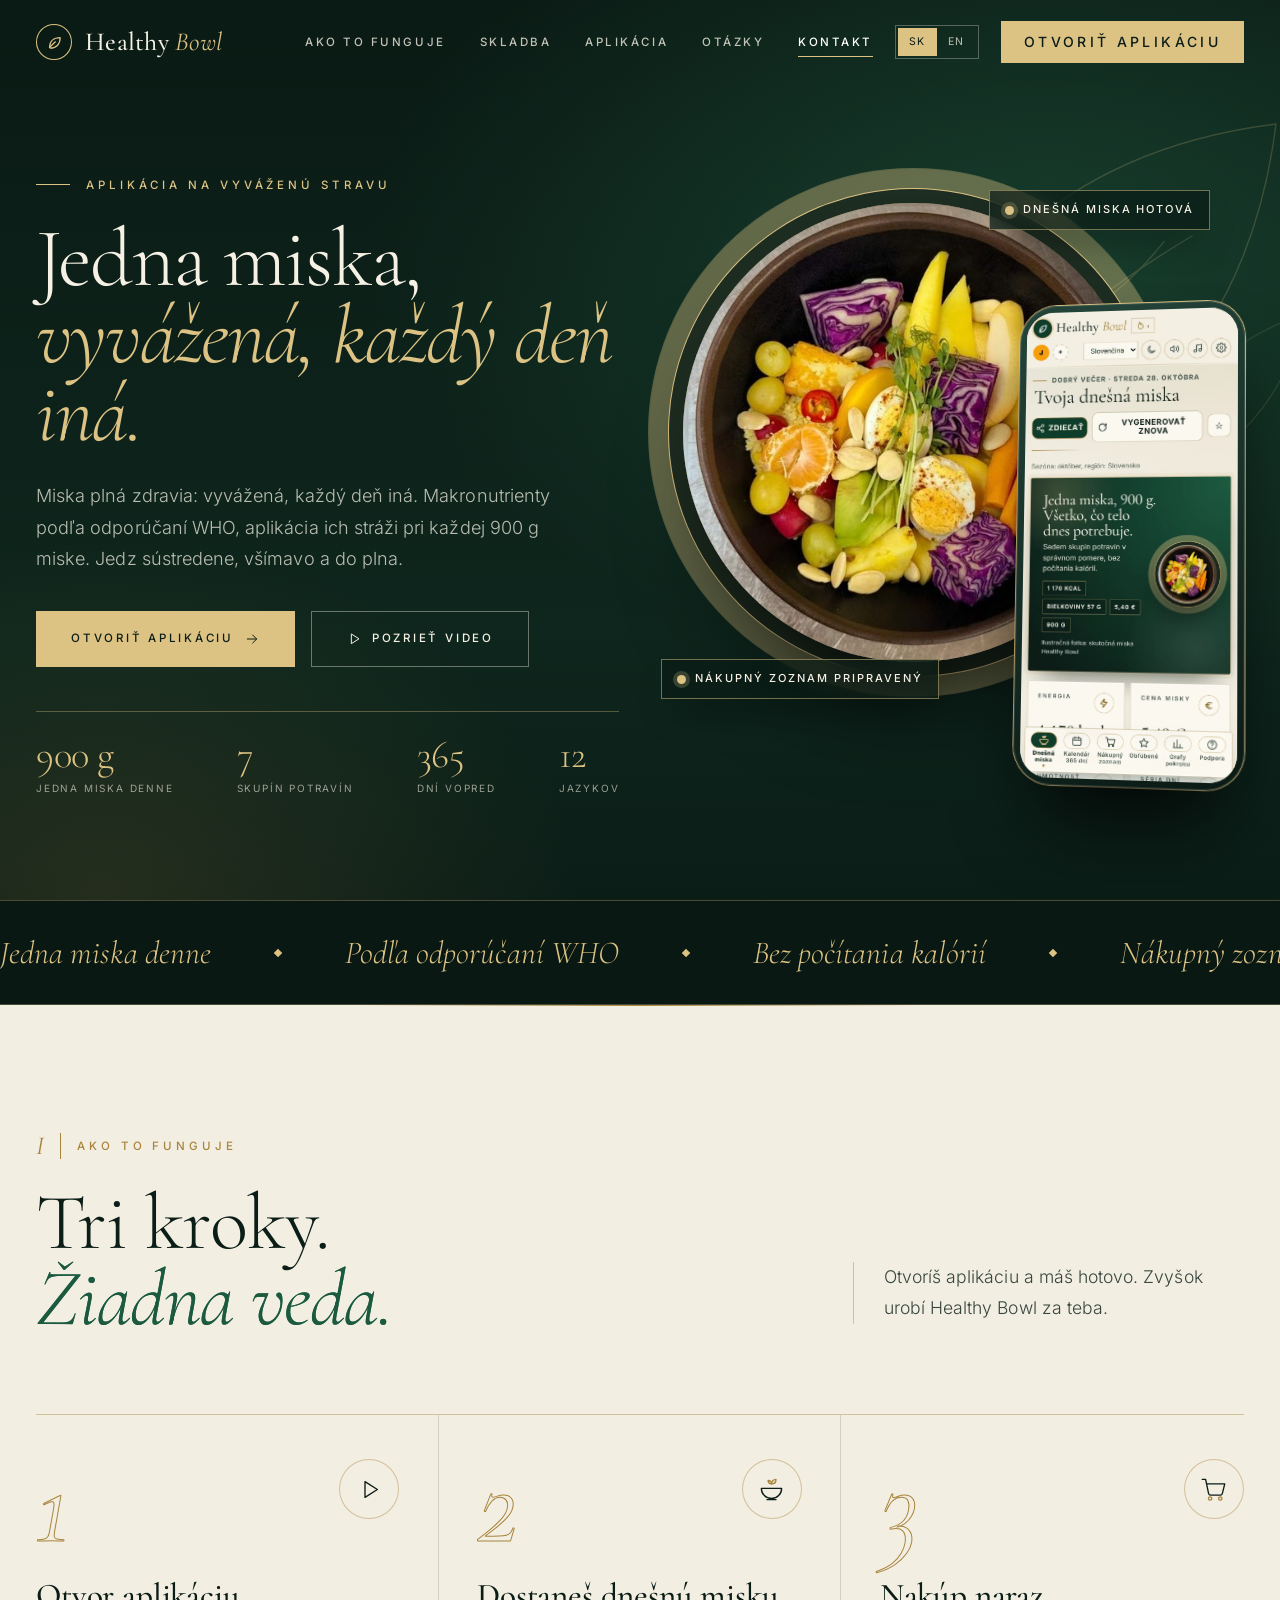
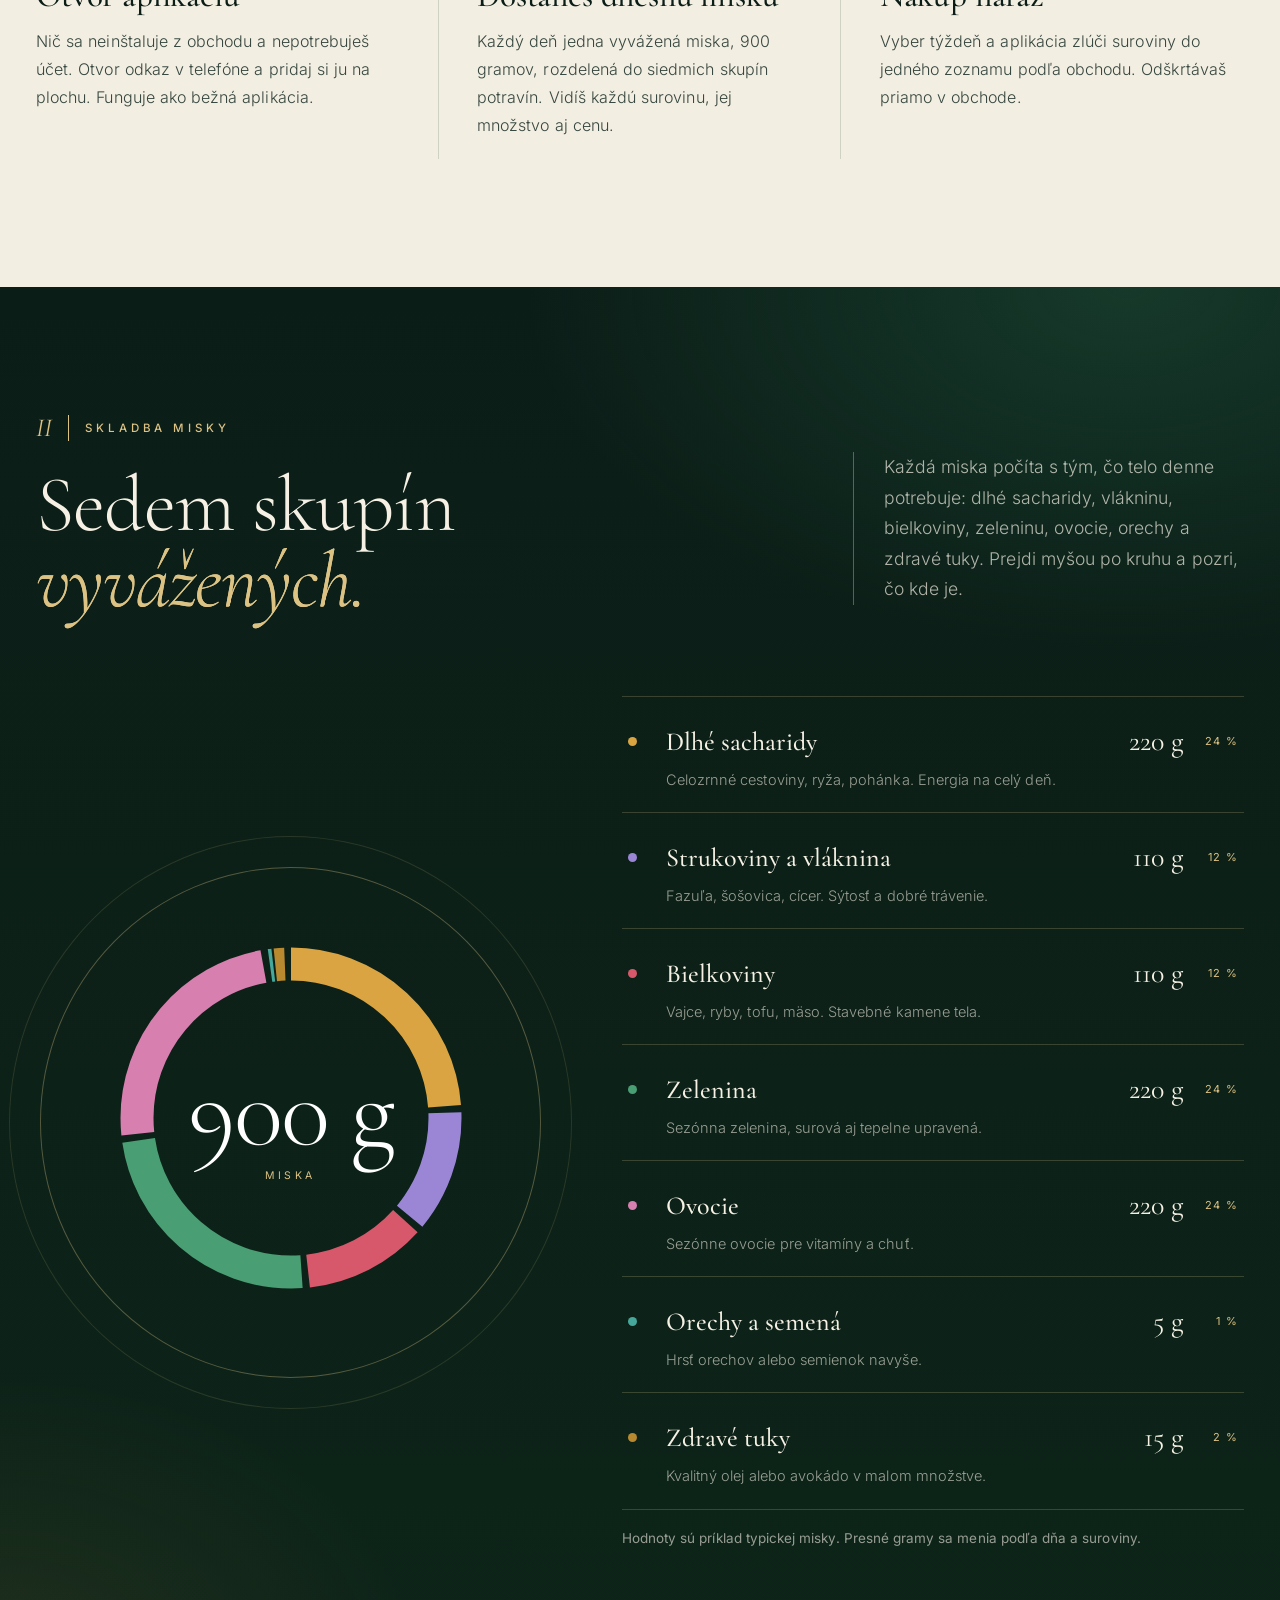
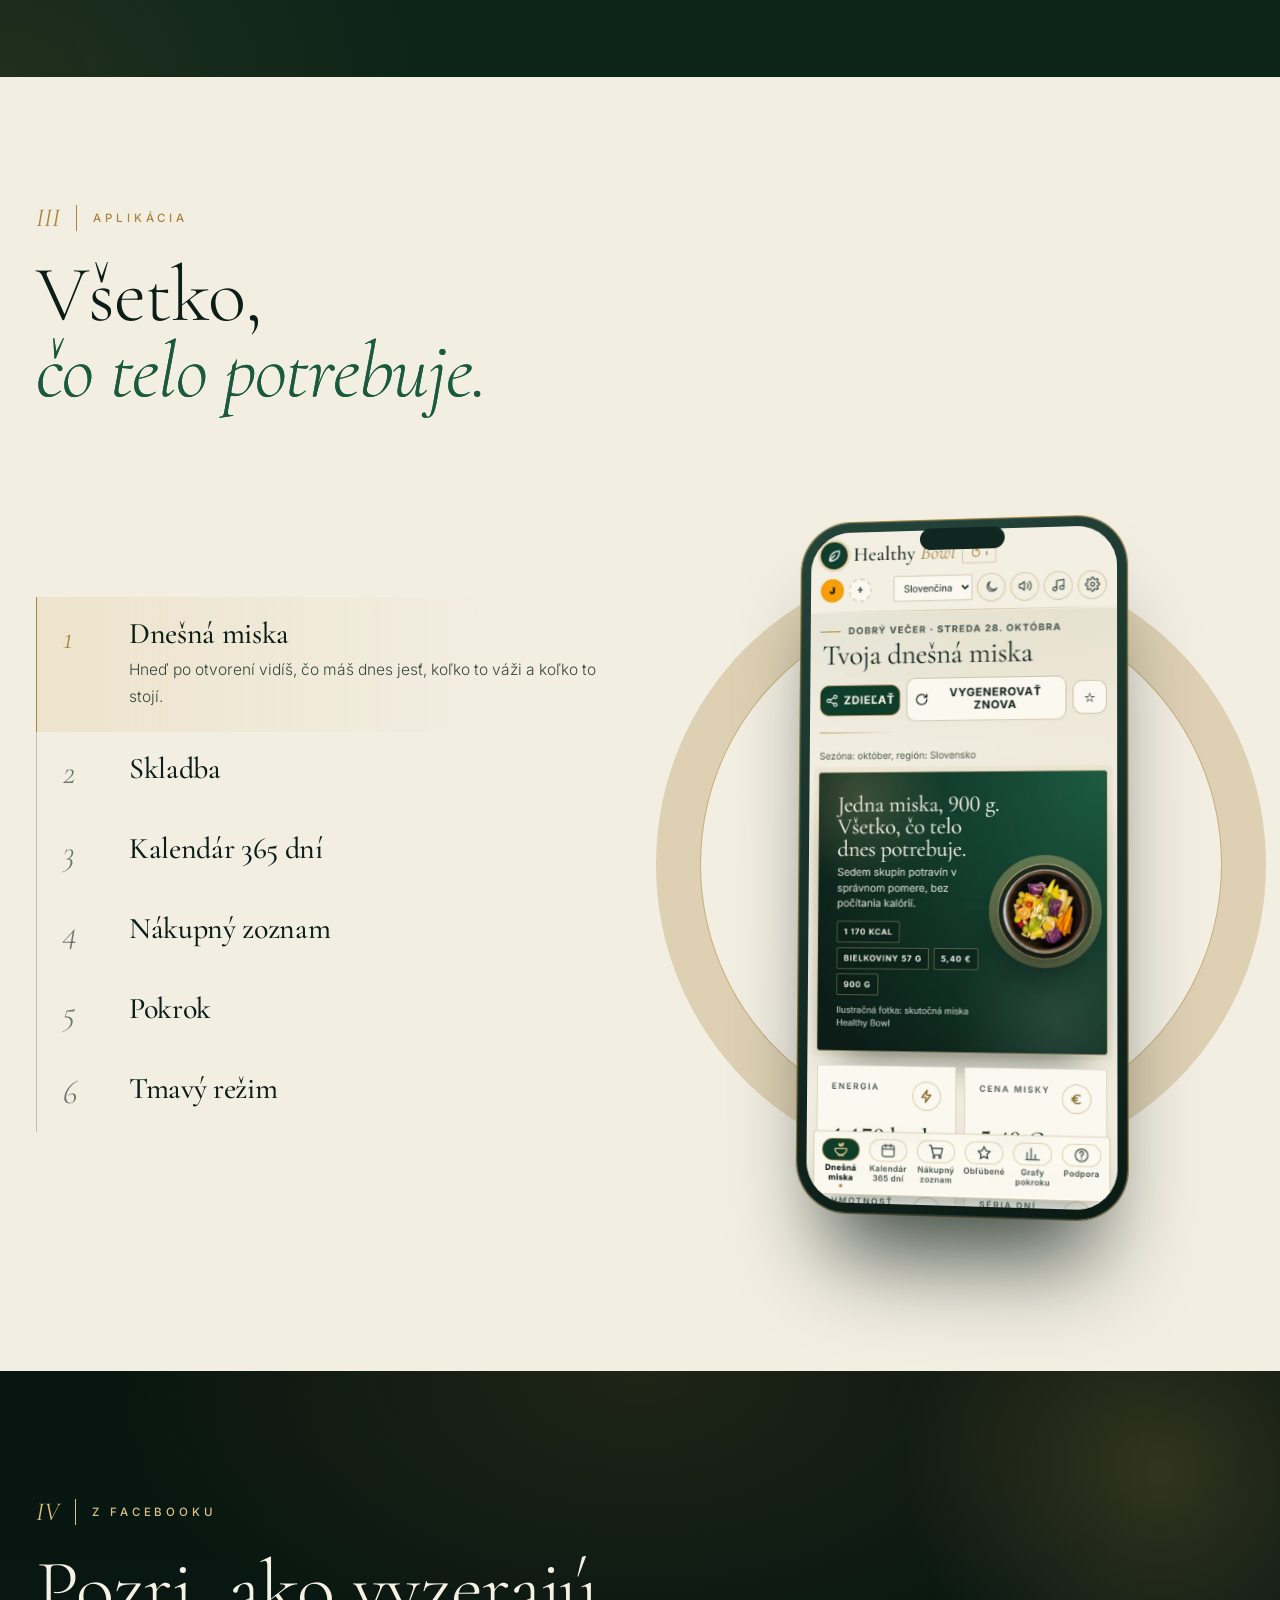
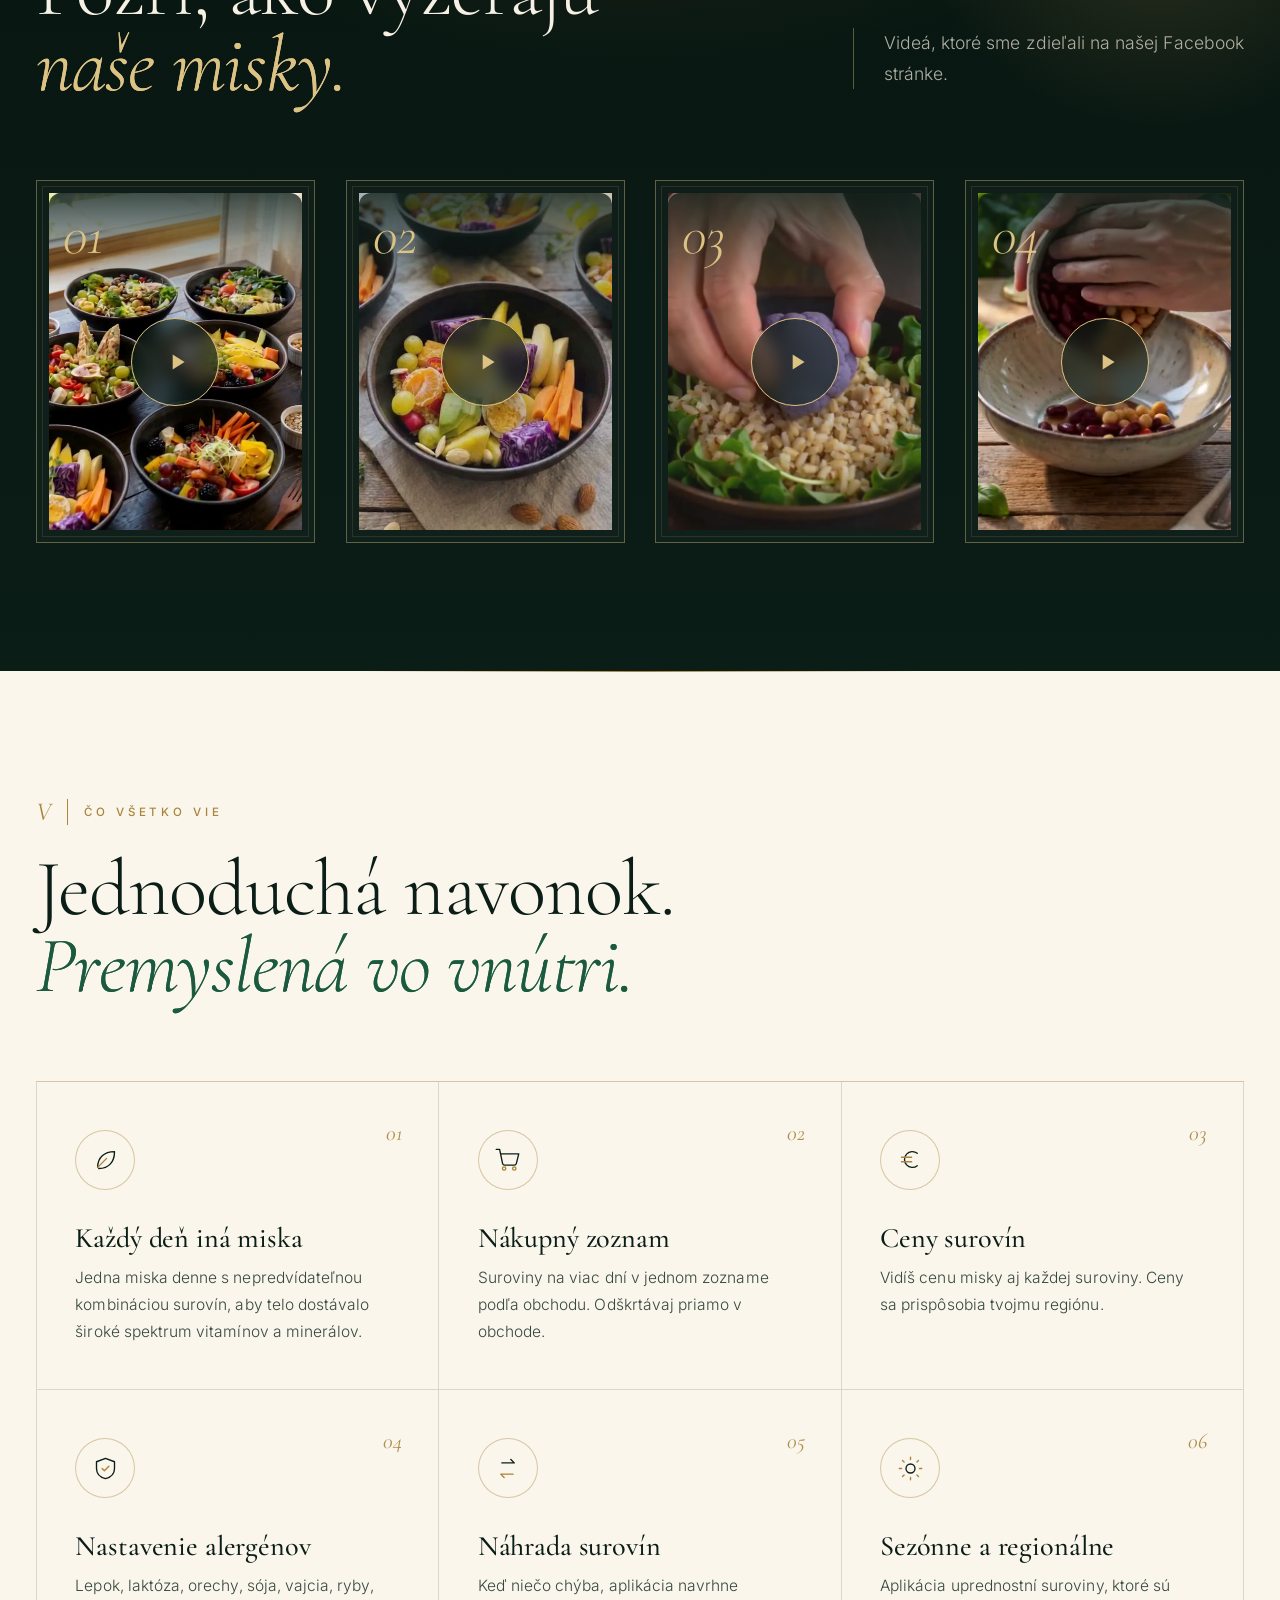
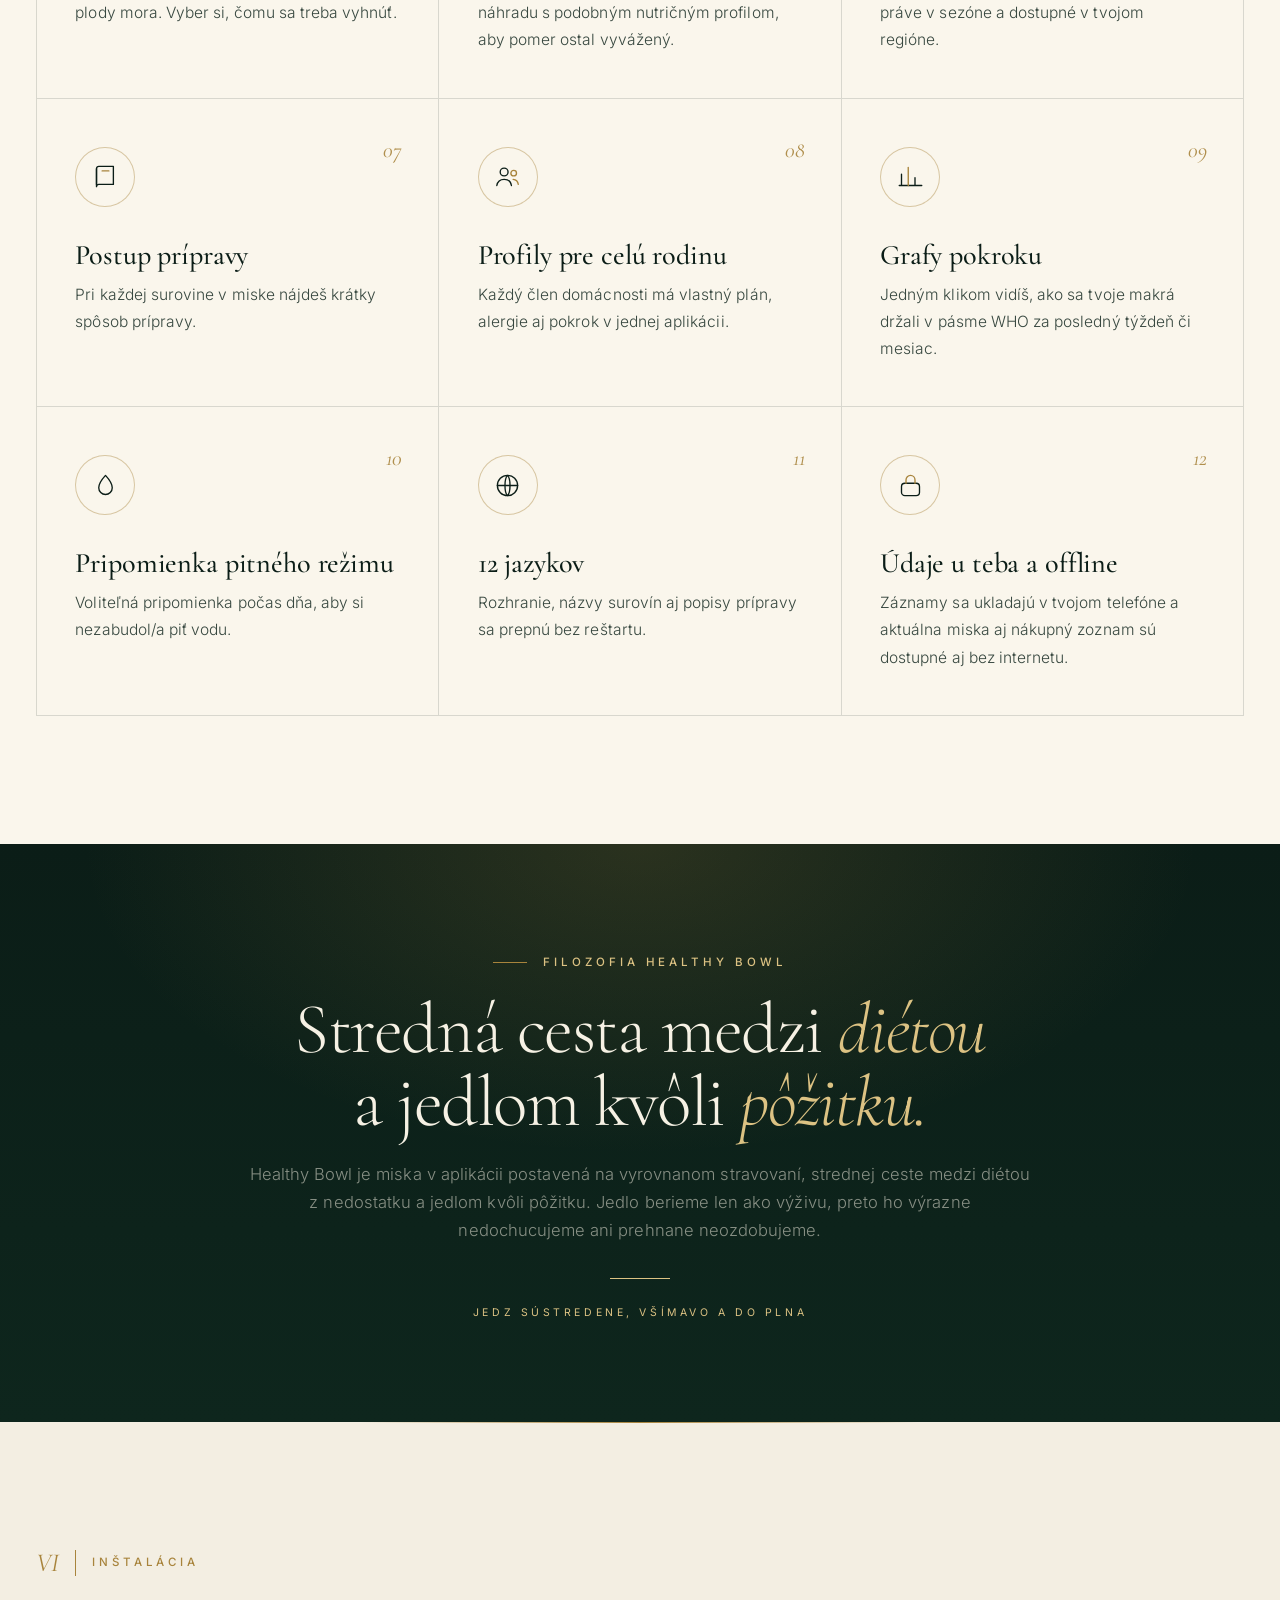
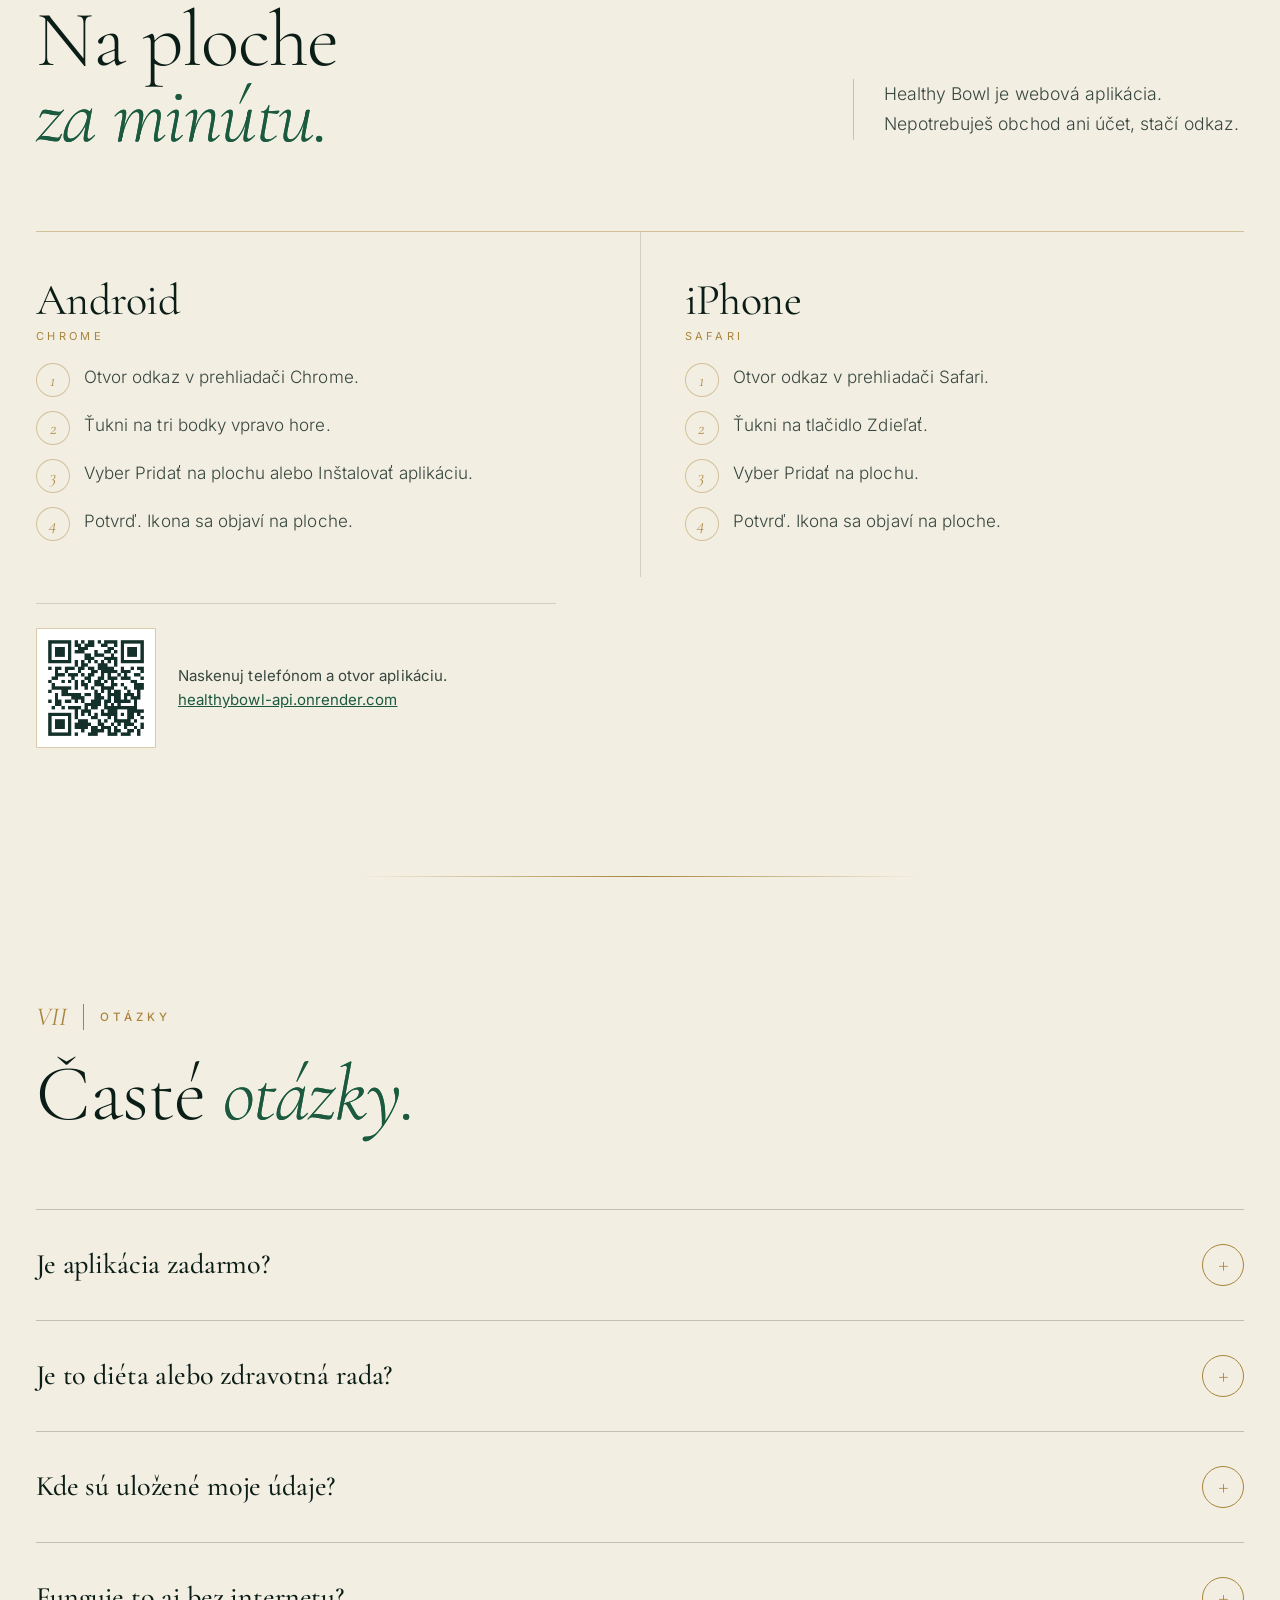
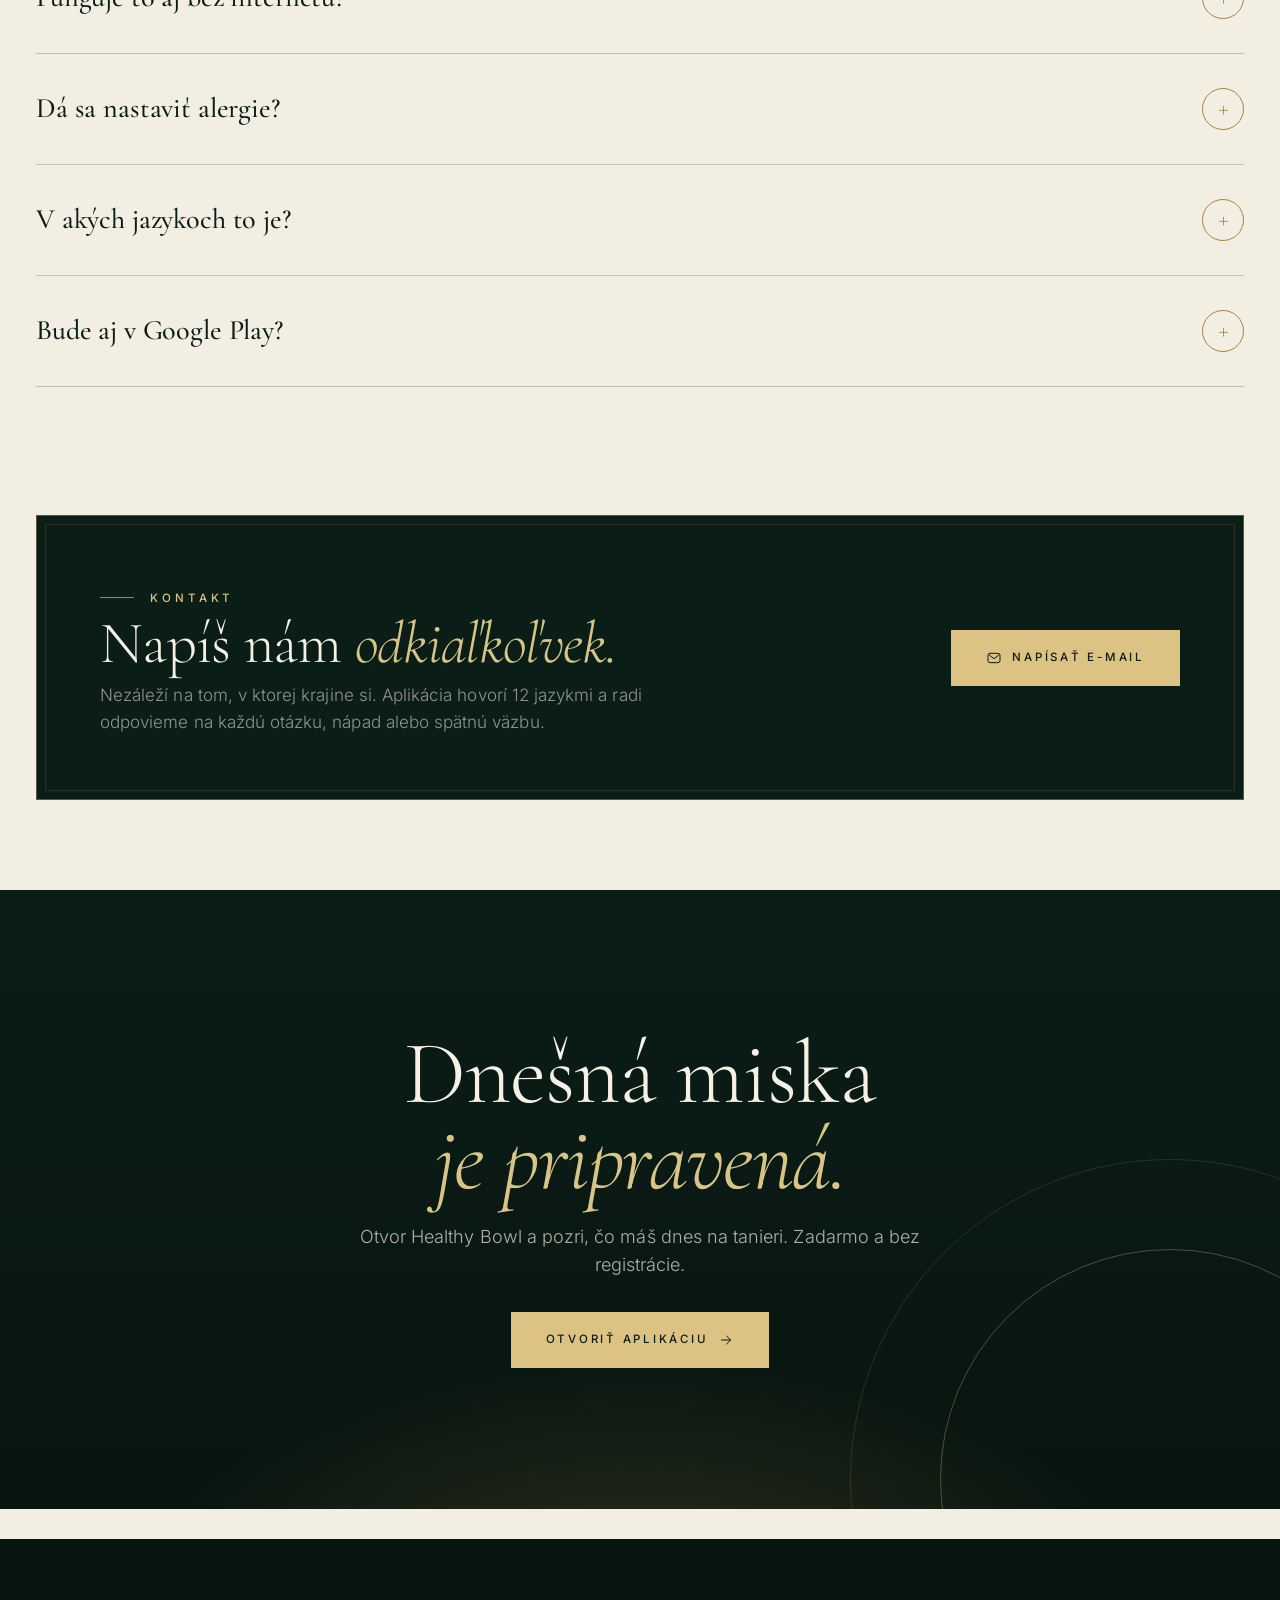
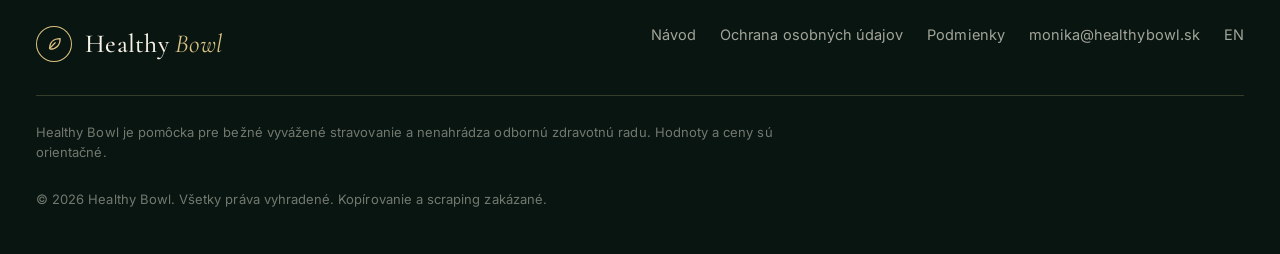
<file: gallery/index.html>
<!doctype html><html lang="sk"><head><meta charset="utf-8"><title>Healthy Bowl</title><meta name="robots" content="noindex"><link rel="canonical" href="https://www.healthybowl.sk/#fbvideos"><meta http-equiv="refresh" content="0;url=/#fbvideos"><script>location.replace("/#fbvideos")</script></head><body><a href="/#fbvideos">Healthy Bowl</a></body></html>
</file>
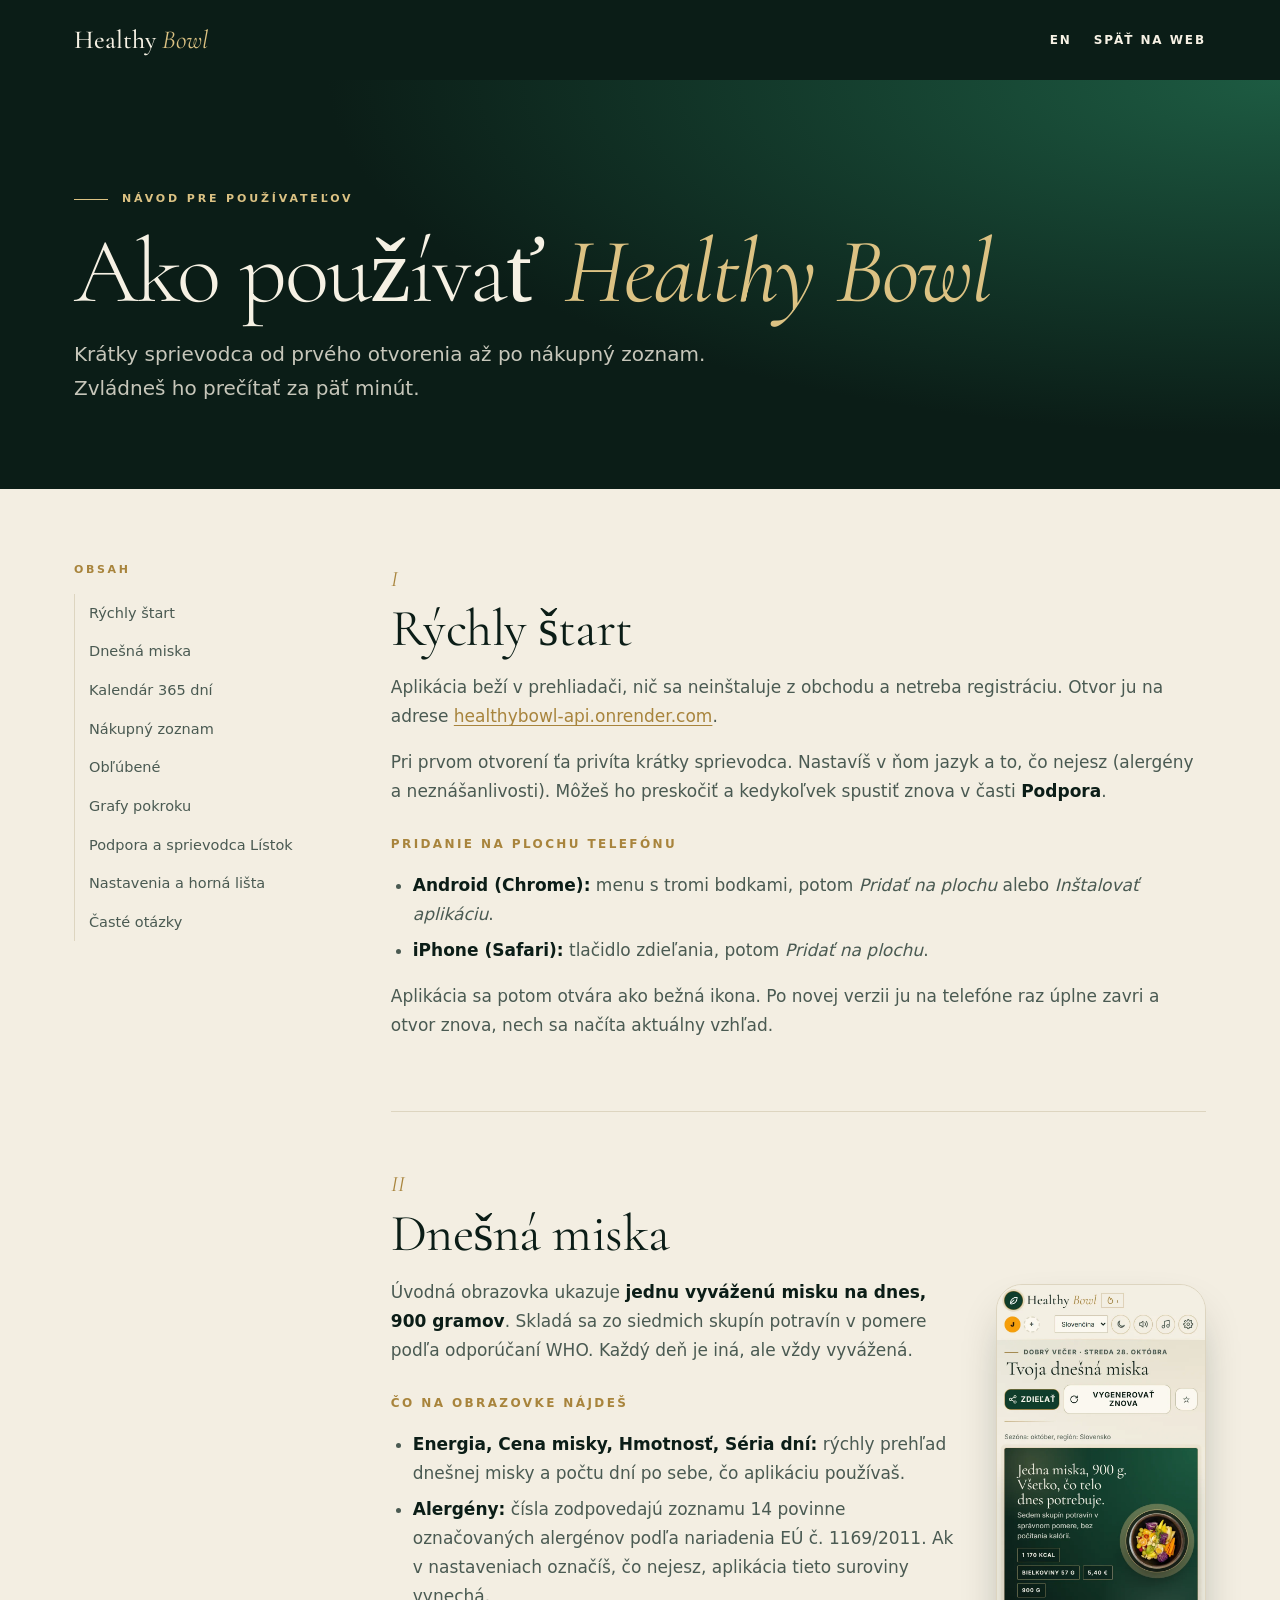
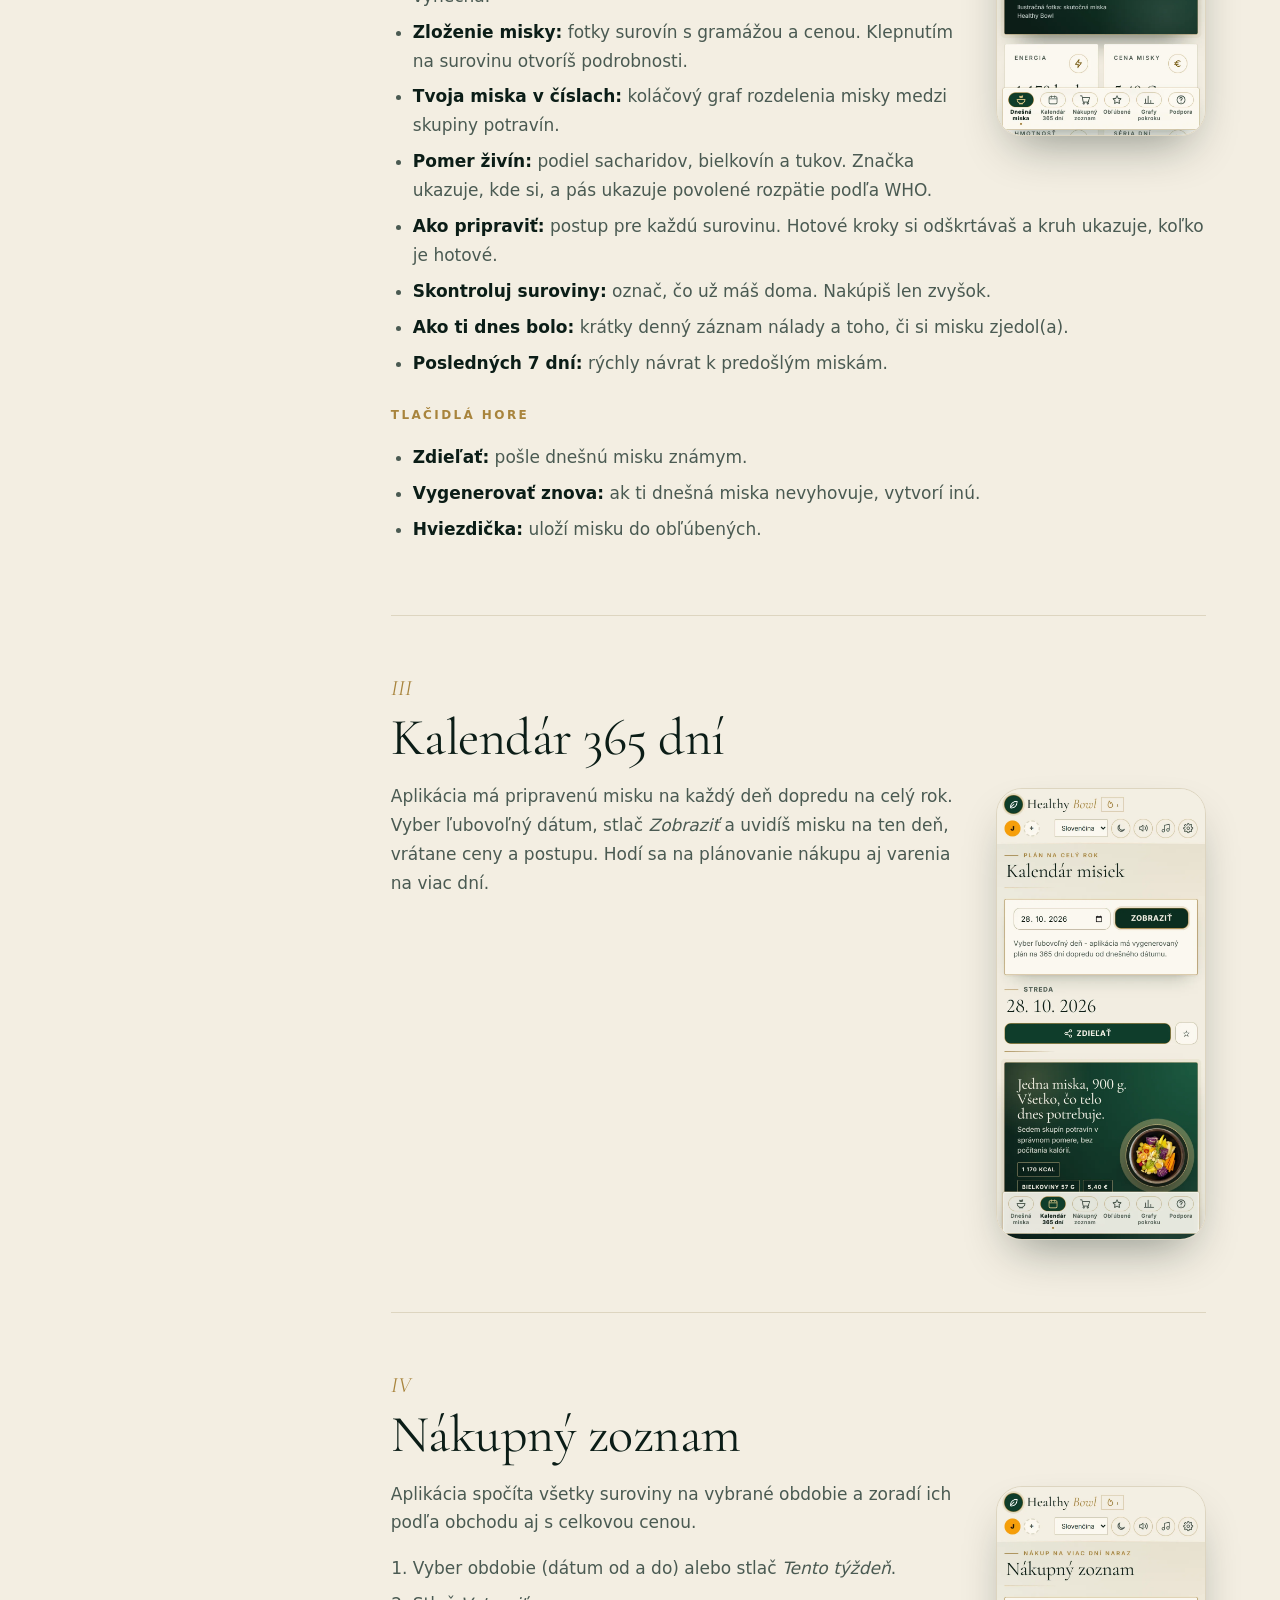
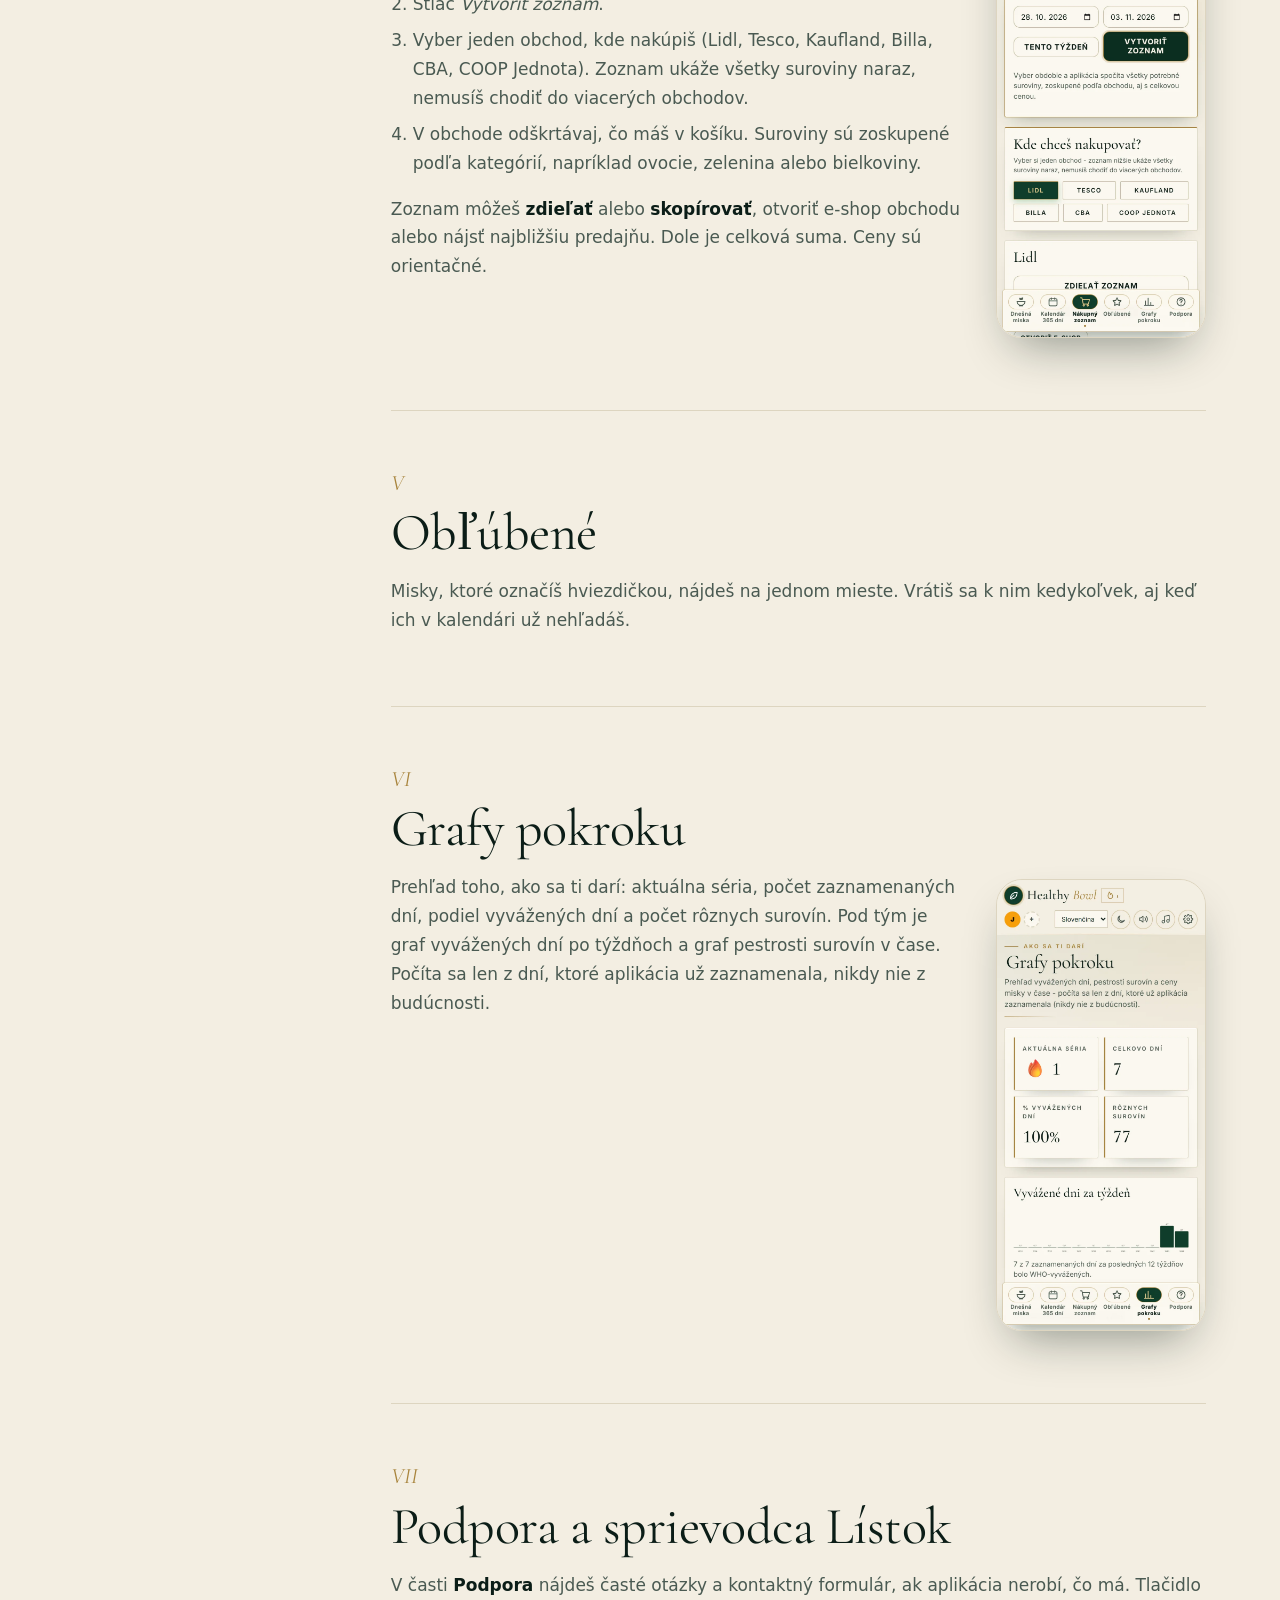
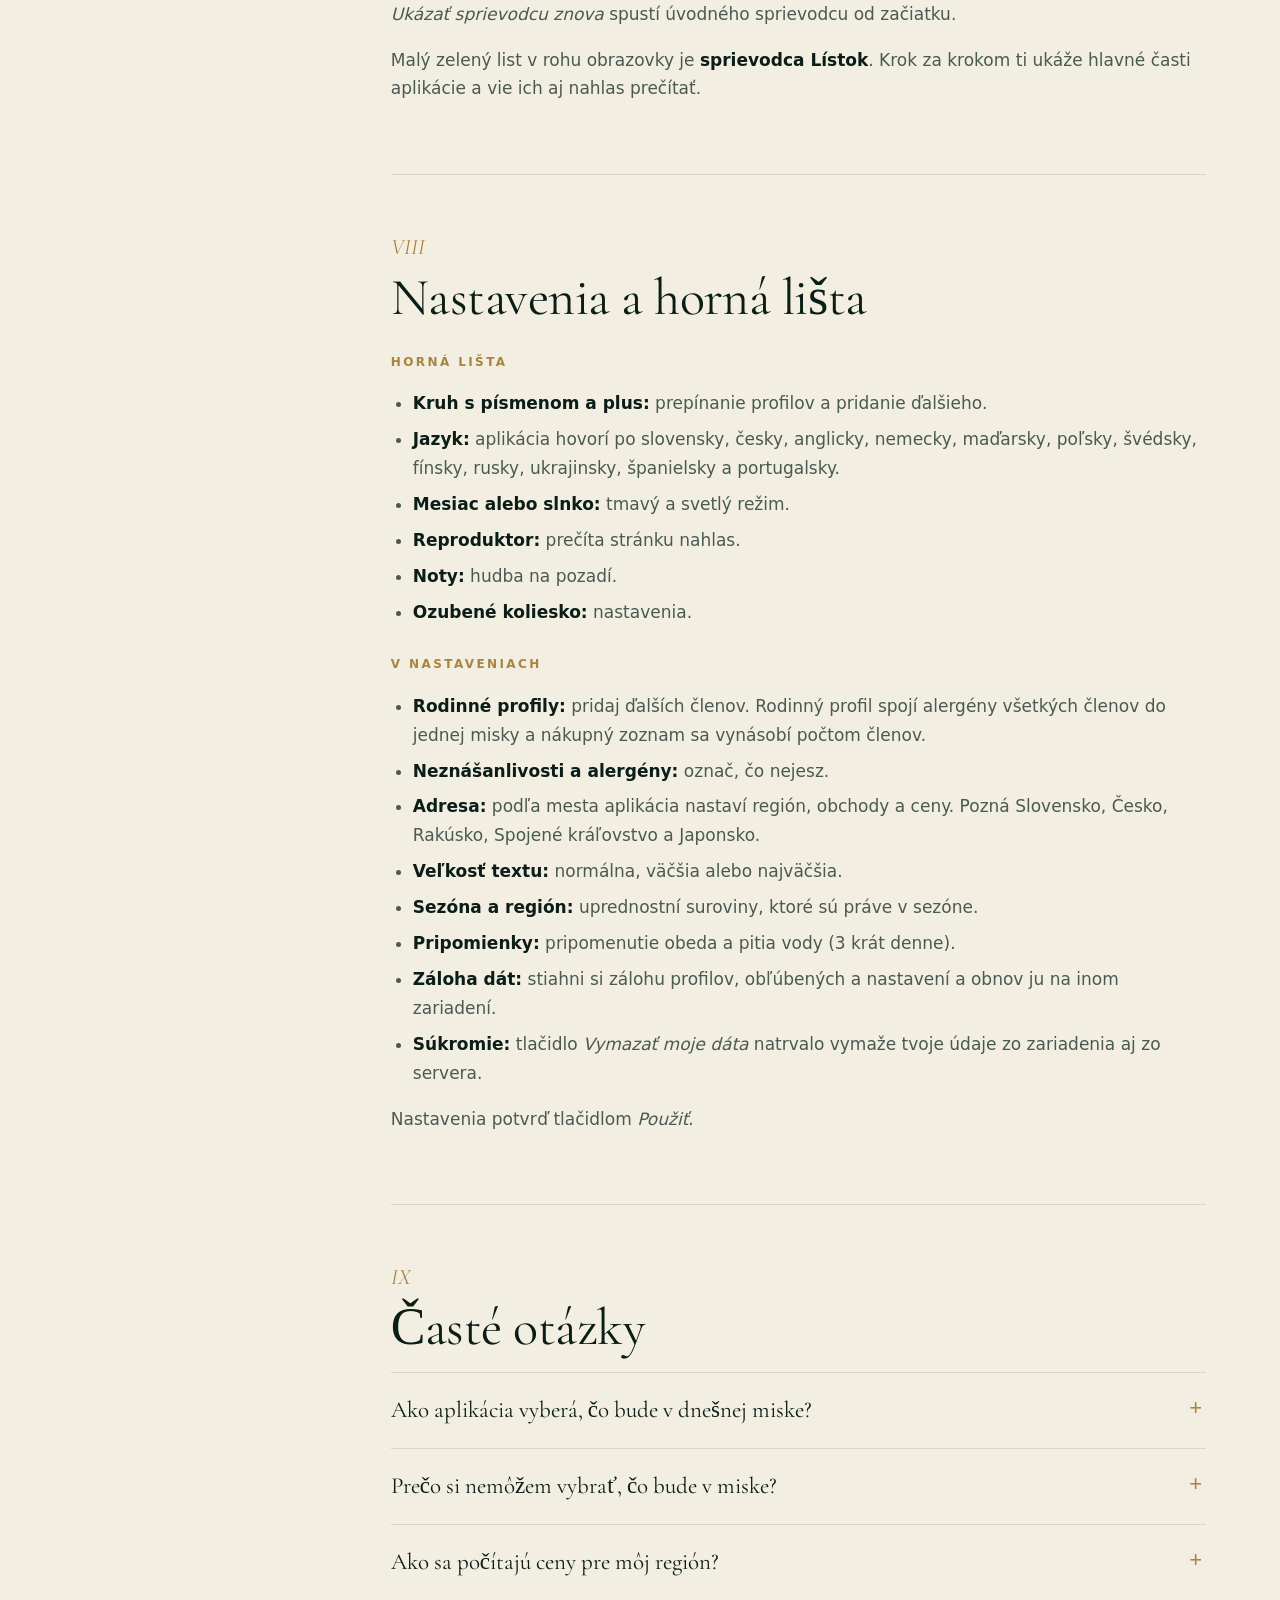
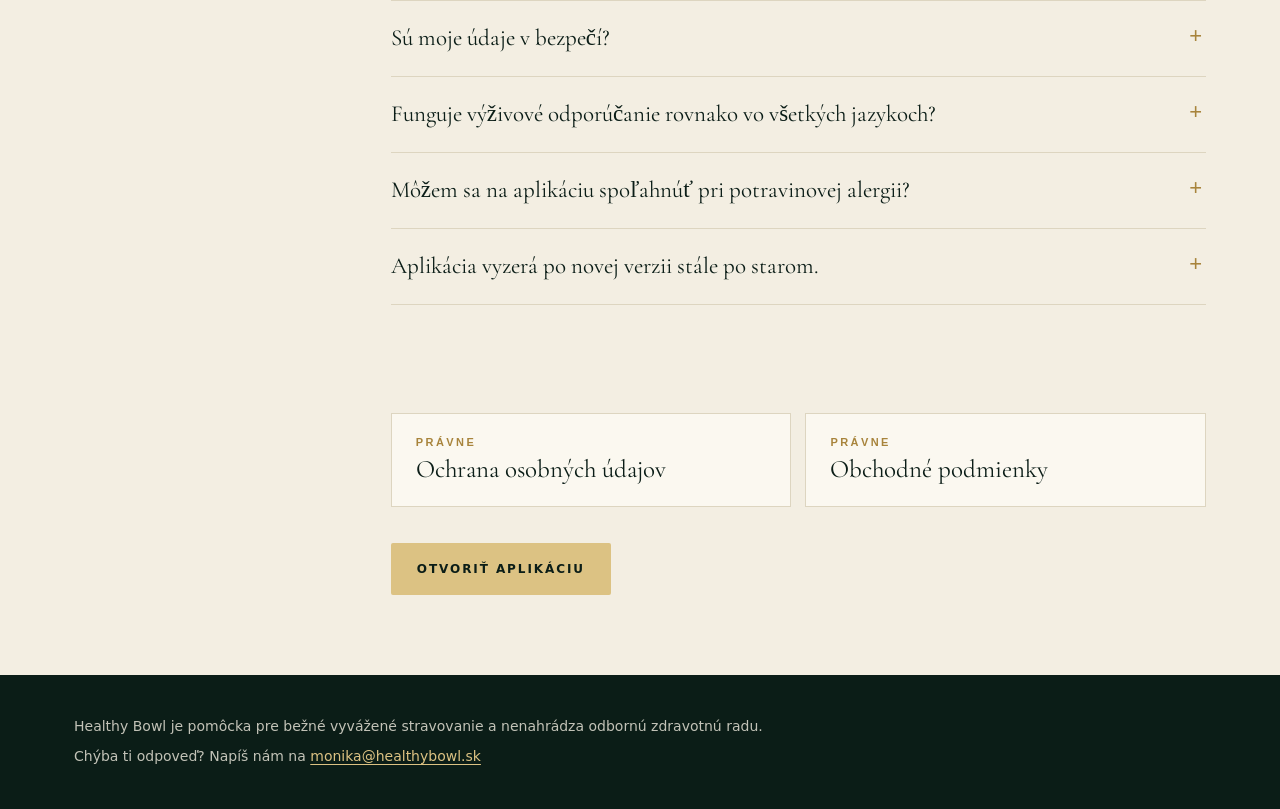
<file: navod/index.html>
<!doctype html><html lang="sk"><head><meta charset="utf-8"><meta name="viewport" content="width=device-width,initial-scale=1">
<title>Návod na používanie | Healthy Bowl</title><meta name="description" content="Ako používať aplikáciu Healthy Bowl: dnešná miska, kalendár, nákupný zoznam, obľúbené, nastavenia a časté otázky."><meta name="robots" content="index,follow">
<link rel="icon" href="../img/icon-192.png">
<link rel="preload" href="../fonts/Cormorant-normal-latin.woff2" as="font" type="font/woff2" crossorigin>
<style>@font-face{font-family:"Cormorant Garamond";font-style:normal;font-weight:300 700;font-display:swap;src:url("../fonts/Cormorant-normal-latin.woff2") format("woff2")}
@font-face{font-family:"Cormorant Garamond";font-style:italic;font-weight:300 700;font-display:swap;src:url("../fonts/Cormorant-italic-latin.woff2") format("woff2")}

:root{--canvas:#F3EEE2;--paper:#FBF8F0;--ink:#0B1D17;--ink2:#4A5A52;--gold:#A8843C;--gold2:#DCC283;--forest:#0B1D17;--line:#DDD5C0;--serif:"Cormorant Garamond",Georgia,serif}
@media(prefers-color-scheme:dark){:root{--canvas:#08130F;--paper:#0F1D17;--ink:#F1EBDA;--ink2:#A9B3AB;--gold:#DCC283;--line:#22332B}}
*{box-sizing:border-box}html{scroll-behavior:smooth}
body{margin:0;background:var(--canvas);color:var(--ink);font:17px/1.7 Inter,system-ui,sans-serif;-webkit-font-smoothing:antialiased}
a{color:var(--gold);text-underline-offset:3px}
.hd{background:var(--forest);color:#F6F1E4;padding:18px 0}
.hd .in{max-width:1180px;margin:0 auto;padding:0 24px;display:flex;justify-content:space-between;align-items:center;gap:16px}
.hd a{color:#F6F1E4;text-decoration:none;font-size:12px;font-weight:600;letter-spacing:.16em;text-transform:uppercase}
.hd .logo{font-family:var(--serif);font-size:26px;font-weight:500;letter-spacing:0;text-transform:none}
.hd .logo em{color:var(--gold2);font-weight:400}
.hd .r{display:flex;gap:22px;align-items:center}
.hero{background:radial-gradient(120% 140% at 100% 0%,#1D5B42,#0B1D17 62%);color:#F6F1E4;padding:clamp(54px,9vw,110px) 0 clamp(46px,7vw,84px)}
.hero .in{max-width:1180px;margin:0 auto;padding:0 24px}
.eb{font-size:11px;font-weight:600;letter-spacing:.26em;text-transform:uppercase;color:var(--gold2);display:flex;gap:14px;align-items:center;margin-bottom:18px}
.eb:before{content:"";width:34px;height:1px;background:var(--gold2)}
h1{font-family:var(--serif);font-weight:300;font-size:clamp(46px,8vw,92px);line-height:.98;letter-spacing:-.02em;margin:0 0 20px}
h1 em{font-style:italic;font-weight:400;color:var(--gold2)}
.lead{max-width:36em;font-size:clamp(17px,2vw,20px);color:rgba(246,241,228,.8);margin:0}
.wrap{max-width:1180px;margin:0 auto;padding:clamp(34px,6vw,72px) 24px 80px;display:grid;grid-template-columns:240px minmax(0,1fr);gap:clamp(28px,6vw,80px)}
.toc{position:sticky;top:24px;align-self:start}
.toc b{display:block;font-size:11px;letter-spacing:.24em;text-transform:uppercase;color:var(--gold);margin-bottom:14px}
.toc a{display:block;color:var(--ink2);text-decoration:none;font-size:14.5px;padding:7px 0 7px 14px;border-left:1px solid var(--line)}
.toc a:hover{color:var(--ink);border-left-color:var(--gold)}
article{min-width:0}
section{padding-bottom:clamp(30px,5vw,54px);margin-bottom:clamp(30px,5vw,54px);border-bottom:1px solid var(--line);scroll-margin-top:20px}
section:last-of-type{border-bottom:0}
.n{font-family:var(--serif);font-style:italic;font-size:22px;color:var(--gold);display:block;margin-bottom:4px}
h2{font-family:var(--serif);font-weight:400;font-size:clamp(34px,4.6vw,52px);line-height:1.02;margin:0 0 18px;letter-spacing:-.01em}
h3{font-size:12px;letter-spacing:.2em;text-transform:uppercase;font-weight:600;color:var(--gold);margin:28px 0 10px}
p,li{color:var(--ink2)}li{margin:7px 0}b{color:var(--ink);font-weight:600}
ul,ol{padding-left:22px}
details{border-top:1px solid var(--line);padding:6px 0}details:last-child{border-bottom:1px solid var(--line)}
summary{cursor:pointer;font-family:var(--serif);font-size:23px;color:var(--ink);padding:12px 36px 12px 0;list-style:none;position:relative}
summary::-webkit-details-marker{display:none}
summary:after{content:"+";position:absolute;right:4px;top:10px;font-family:Inter,sans-serif;font-size:22px;color:var(--gold)}
details[open] summary:after{content:"\2212"}
.cta{display:inline-block;margin-top:30px;padding:16px 26px;background:var(--gold2);color:#0B1D17;text-decoration:none;font-size:12px;font-weight:600;letter-spacing:.16em;text-transform:uppercase;border-radius:2px}
.shot{float:right;width:210px;margin:6px 0 18px 34px;shape-outside:margin-box}
.shot img{display:block;width:100%;height:auto;border-radius:26px;border:1px solid var(--line);box-shadow:0 22px 48px -18px rgba(11,29,23,.45)}
section:after{content:"";display:block;clear:both}
@media(max-width:700px){.shot{float:none;width:200px;margin:4px auto 22px}}
.ft{background:var(--forest);color:rgba(246,241,228,.75);padding:34px 0;font-size:14px}
.ft .in{max-width:1180px;margin:0 auto;padding:0 24px}.ft a{color:var(--gold2)}
@media(max-width:860px){.wrap{grid-template-columns:1fr}.toc{display:none}}
.toc a.act{color:var(--ink);border-left-color:var(--gold);font-weight:500}
.ft p{color:rgba(246,241,228,.78);margin:6px 0}
@media(max-width:860px){.toc{display:flex;position:sticky;top:0;z-index:20;overflow-x:auto;gap:8px;background:var(--canvas);margin:0 -24px;padding:10px 24px;border-bottom:1px solid var(--line);white-space:nowrap}.toc b{display:none}.toc a{border:1px solid var(--line);border-radius:99px;padding:6px 14px;flex:none;font-size:13px}.toc a.act{background:var(--forest);color:var(--gold2);border-color:var(--forest)}}
.prog{position:fixed;top:0;left:0;height:3px;width:0;background:var(--gold2);z-index:60}
.totop{position:fixed;right:18px;bottom:18px;width:46px;height:46px;border-radius:50%;background:var(--forest);color:var(--gold2);border:1px solid var(--gold);font-size:20px;cursor:pointer;opacity:0;pointer-events:none;transition:opacity .25s;z-index:40}
.totop.on{opacity:1;pointer-events:auto}
.rel{display:grid;grid-template-columns:repeat(2,1fr);gap:14px;margin:50px 0 6px}
.rel a{display:block;border:1px solid var(--line);background:var(--paper);padding:22px 24px;text-decoration:none;color:var(--ink);font-family:var(--serif);font-size:25px;line-height:1.1;transition:border-color .2s,transform .2s}
.rel a:hover{border-color:var(--gold);transform:translateY(-2px)}
.rel small{display:block;font:600 11px Inter,sans-serif;letter-spacing:.22em;text-transform:uppercase;color:var(--gold);margin-bottom:8px}
@media(max-width:560px){.rel{grid-template-columns:1fr}}
</style></head><body>
<header class="hd"><div class="in"><a class="logo" href="../">Healthy <em>Bowl</em></a><div class="r"><a href="../en/guide/">EN</a><a href="../">Späť na web</a></div></div></header>
<div class="hero"><div class="in"><div class="eb">Návod pre používateľov</div><h1>Ako používať <em>Healthy Bowl</em></h1><p class="lead">Krátky sprievodca od prvého otvorenia až po nákupný zoznam. Zvládneš ho prečítať za päť minút.</p></div></div>
<div class="wrap"><nav class="toc" aria-label="Obsah"><b>Obsah</b><a href="#start">Rýchly štart</a><a href="#dnes">Dnešná miska</a><a href="#kalendar">Kalendár 365 dní</a><a href="#nakup">Nákupný zoznam</a><a href="#oblubene">Obľúbené</a><a href="#grafy">Grafy pokroku</a><a href="#podpora">Podpora a sprievodca Lístok</a><a href="#nastavenia">Nastavenia a horná lišta</a><a href="#faq">Časté otázky</a></nav>
<article><section id="start"><span class="n">I</span><h2>Rýchly štart</h2>
<p>Aplikácia beží v prehliadači, nič sa neinštaluje z obchodu a netreba registráciu. Otvor ju na adrese <a href="https://healthybowl-api.onrender.com/">healthybowl-api.onrender.com</a>.</p>
<p>Pri prvom otvorení ťa privíta krátky sprievodca. Nastavíš v ňom jazyk a to, čo nejesz (alergény a neznášanlivosti). Môžeš ho preskočiť a kedykoľvek spustiť znova v časti <b>Podpora</b>.</p>
<h3>Pridanie na plochu telefónu</h3>
<ul>
<li><b>Android (Chrome):</b> menu s tromi bodkami, potom <i>Pridať na plochu</i> alebo <i>Inštalovať aplikáciu</i>.</li>
<li><b>iPhone (Safari):</b> tlačidlo zdieľania, potom <i>Pridať na plochu</i>.</li>
</ul>
<p>Aplikácia sa potom otvára ako bežná ikona. Po novej verzii ju na telefóne raz úplne zavri a otvor znova, nech sa načíta aktuálny vzhľad.</p></section>
<section id="dnes"><span class="n">II</span><h2>Dnešná miska</h2><figure class="shot"><img src="../img/app/sk_light_today.webp" width="780" height="1688" loading="lazy" alt="Dnešná miska"></figure>
<p>Úvodná obrazovka ukazuje <b>jednu vyváženú misku na dnes, 900 gramov</b>. Skladá sa zo siedmich skupín potravín v pomere podľa odporúčaní WHO. Každý deň je iná, ale vždy vyvážená.</p>
<h3>Čo na obrazovke nájdeš</h3>
<ul>
<li><b>Energia, Cena misky, Hmotnosť, Séria dní:</b> rýchly prehľad dnešnej misky a počtu dní po sebe, čo aplikáciu používaš.</li>
<li><b>Alergény:</b> čísla zodpovedajú zoznamu 14 povinne označovaných alergénov podľa nariadenia EÚ č. 1169/2011. Ak v nastaveniach označíš, čo nejesz, aplikácia tieto suroviny vynechá.</li>
<li><b>Zloženie misky:</b> fotky surovín s gramážou a cenou. Klepnutím na surovinu otvoríš podrobnosti.</li>
<li><b>Tvoja miska v číslach:</b> koláčový graf rozdelenia misky medzi skupiny potravín.</li>
<li><b>Pomer živín:</b> podiel sacharidov, bielkovín a tukov. Značka ukazuje, kde si, a pás ukazuje povolené rozpätie podľa WHO.</li>
<li><b>Ako pripraviť:</b> postup pre každú surovinu. Hotové kroky si odškrtávaš a kruh ukazuje, koľko je hotové.</li>
<li><b>Skontroluj suroviny:</b> označ, čo už máš doma. Nakúpiš len zvyšok.</li>
<li><b>Ako ti dnes bolo:</b> krátky denný záznam nálady a toho, či si misku zjedol(a).</li>
<li><b>Posledných 7 dní:</b> rýchly návrat k predošlým miskám.</li>
</ul>
<h3>Tlačidlá hore</h3>
<ul>
<li><b>Zdieľať:</b> pošle dnešnú misku známym.</li>
<li><b>Vygenerovať znova:</b> ak ti dnešná miska nevyhovuje, vytvorí inú.</li>
<li><b>Hviezdička:</b> uloží misku do obľúbených.</li>
</ul></section>
<section id="kalendar"><span class="n">III</span><h2>Kalendár 365 dní</h2><figure class="shot"><img src="../img/app/sk_light_calendar.webp" width="780" height="1688" loading="lazy" alt="Kalendár 365 dní"></figure>
<p>Aplikácia má pripravenú misku na každý deň dopredu na celý rok. Vyber ľubovoľný dátum, stlač <i>Zobraziť</i> a uvidíš misku na ten deň, vrátane ceny a postupu. Hodí sa na plánovanie nákupu aj varenia na viac dní.</p></section>
<section id="nakup"><span class="n">IV</span><h2>Nákupný zoznam</h2><figure class="shot"><img src="../img/app/sk_light_shopping.webp" width="780" height="1688" loading="lazy" alt="Nákupný zoznam"></figure>
<p>Aplikácia spočíta všetky suroviny na vybrané obdobie a zoradí ich podľa obchodu aj s celkovou cenou.</p>
<ol>
<li>Vyber obdobie (dátum od a do) alebo stlač <i>Tento týždeň</i>.</li>
<li>Stlač <i>Vytvoriť zoznam</i>.</li>
<li>Vyber jeden obchod, kde nakúpiš (Lidl, Tesco, Kaufland, Billa, CBA, COOP Jednota). Zoznam ukáže všetky suroviny naraz, nemusíš chodiť do viacerých obchodov.</li>
<li>V obchode odškrtávaj, čo máš v košíku. Suroviny sú zoskupené podľa kategórií, napríklad ovocie, zelenina alebo bielkoviny.</li>
</ol>
<p>Zoznam môžeš <b>zdieľať</b> alebo <b>skopírovať</b>, otvoriť e-shop obchodu alebo nájsť najbližšiu predajňu. Dole je celková suma. Ceny sú orientačné.</p></section>
<section id="oblubene"><span class="n">V</span><h2>Obľúbené</h2>
<p>Misky, ktoré označíš hviezdičkou, nájdeš na jednom mieste. Vrátiš sa k nim kedykoľvek, aj keď ich v kalendári už nehľadáš.</p></section>
<section id="grafy"><span class="n">VI</span><h2>Grafy pokroku</h2><figure class="shot"><img src="../img/app/sk_light_progress.webp" width="780" height="1688" loading="lazy" alt="Grafy pokroku"></figure>
<p>Prehľad toho, ako sa ti darí: aktuálna séria, počet zaznamenaných dní, podiel vyvážených dní a počet rôznych surovín. Pod tým je graf vyvážených dní po týždňoch a graf pestrosti surovín v čase. Počíta sa len z dní, ktoré aplikácia už zaznamenala, nikdy nie z budúcnosti.</p></section>
<section id="podpora"><span class="n">VII</span><h2>Podpora a sprievodca Lístok</h2>
<p>V časti <b>Podpora</b> nájdeš časté otázky a kontaktný formulár, ak aplikácia nerobí, čo má. Tlačidlo <i>Ukázať sprievodcu znova</i> spustí úvodného sprievodcu od začiatku.</p>
<p>Malý zelený list v rohu obrazovky je <b>sprievodca Lístok</b>. Krok za krokom ti ukáže hlavné časti aplikácie a vie ich aj nahlas prečítať.</p></section>
<section id="nastavenia"><span class="n">VIII</span><h2>Nastavenia a horná lišta</h2>
<h3>Horná lišta</h3>
<ul>
<li><b>Kruh s písmenom a plus:</b> prepínanie profilov a pridanie ďalšieho.</li>
<li><b>Jazyk:</b> aplikácia hovorí po slovensky, česky, anglicky, nemecky, maďarsky, poľsky, švédsky, fínsky, rusky, ukrajinsky, španielsky a portugalsky.</li>
<li><b>Mesiac alebo slnko:</b> tmavý a svetlý režim.</li>
<li><b>Reproduktor:</b> prečíta stránku nahlas.</li>
<li><b>Noty:</b> hudba na pozadí.</li>
<li><b>Ozubené koliesko:</b> nastavenia.</li>
</ul>
<h3>V nastaveniach</h3>
<ul>
<li><b>Rodinné profily:</b> pridaj ďalších členov. Rodinný profil spojí alergény všetkých členov do jednej misky a nákupný zoznam sa vynásobí počtom členov.</li>
<li><b>Neznášanlivosti a alergény:</b> označ, čo nejesz.</li>
<li><b>Adresa:</b> podľa mesta aplikácia nastaví región, obchody a ceny. Pozná Slovensko, Česko, Rakúsko, Spojené kráľovstvo a Japonsko.</li>
<li><b>Veľkosť textu:</b> normálna, väčšia alebo najväčšia.</li>
<li><b>Sezóna a región:</b> uprednostní suroviny, ktoré sú práve v sezóne.</li>
<li><b>Pripomienky:</b> pripomenutie obeda a pitia vody (3 krát denne).</li>
<li><b>Záloha dát:</b> stiahni si zálohu profilov, obľúbených a nastavení a obnov ju na inom zariadení.</li>
<li><b>Súkromie:</b> tlačidlo <i>Vymazať moje dáta</i> natrvalo vymaže tvoje údaje zo zariadenia aj zo servera.</li>
</ul>
<p>Nastavenia potvrď tlačidlom <i>Použiť</i>.</p></section>
<section id="faq"><span class="n">IX</span><h2>Časté otázky</h2>
<details><summary>Ako aplikácia vyberá, čo bude v dnešnej miske?</summary><p>Podľa rozsahov WHO pre bielkoviny, tuky a sacharidy. Surovinu v rámci kategórie nezopakuje, kým sa nevystriedajú všetky ostatné. Preto je každý deň iná, ale vždy vyvážená.</p></details>
<details><summary>Prečo si nemôžem vybrať, čo bude v miske?</summary><p>Aplikácia zámerne vynucuje pestrosť namiesto výberu podľa chuti. Jedlo je predovšetkým na výživu tela. Ak ti miska nevyhovuje, použi <i>Vygenerovať znova</i>.</p></details>
<details><summary>Ako sa počítajú ceny pre môj región?</summary><p>Aplikácia pozná bežné obchody a ceny na Slovensku, v Česku, v Rakúsku, v Spojenom kráľovstve a v Japonsku. Cenu prepočíta podľa adresy, ktorú nastavíš. Ceny sú orientačné.</p></details>
<details><summary>Sú moje údaje v bezpečí?</summary><p>Aplikácia ukladá len to, čo jej zadáš (alergie, adresu ako text, prípadne e-mail), a nezdieľa to s tretími stranami. Všetko môžeš kedykoľvek vymazať v nastaveniach. Podrobnosti sú v <a href="../ochrana-osobnych-udajov/">zásadách ochrany osobných údajov</a>.</p></details>
<details><summary>Funguje výživové odporúčanie rovnako vo všetkých jazykoch?</summary><p>Áno. Rozsahy vychádzajú z odporúčaní WHO, ktoré platia univerzálne. Mení sa len jazyk, ceny a obchody.</p></details>
<details><summary>Môžem sa na aplikáciu spoľahnúť pri potravinovej alergii?</summary><p>Nie. Aplikácia nie je zdravotnícka pomôcka a nenahrádza lekára ani odborníka na výživu. Pri alergii si vždy over zloženie konkrétnej suroviny. Aplikácia nezaručuje stopercentnú presnosť alergénových údajov.</p></details>
<details><summary>Aplikácia vyzerá po novej verzii stále po starom.</summary><p>Telefón si drží uloženú kópiu. Aplikáciu úplne zavri (aj zo zoznamu spustených aplikácií) a otvor ju dvakrát za sebou.</p></details></section>
<div class="rel"><a href="../ochrana-osobnych-udajov/"><small>Právne</small>Ochrana osobných údajov</a><a href="../obchodne-podmienky/"><small>Právne</small>Obchodné podmienky</a></div><a class="cta" href="https://healthybowl-api.onrender.com/">Otvoriť aplikáciu</a></article></div>
<footer class="ft"><div class="in"><p>Healthy Bowl je pomôcka pre bežné vyvážené stravovanie a nenahrádza odbornú zdravotnú radu.</p><p>Chýba ti odpoveď? Napíš nám na <a href="mailto:monika@healthybowl.sk">monika@healthybowl.sk</a></p></div></footer>
<script src="../assets/spy.js" defer></script>
</body></html>
</file>
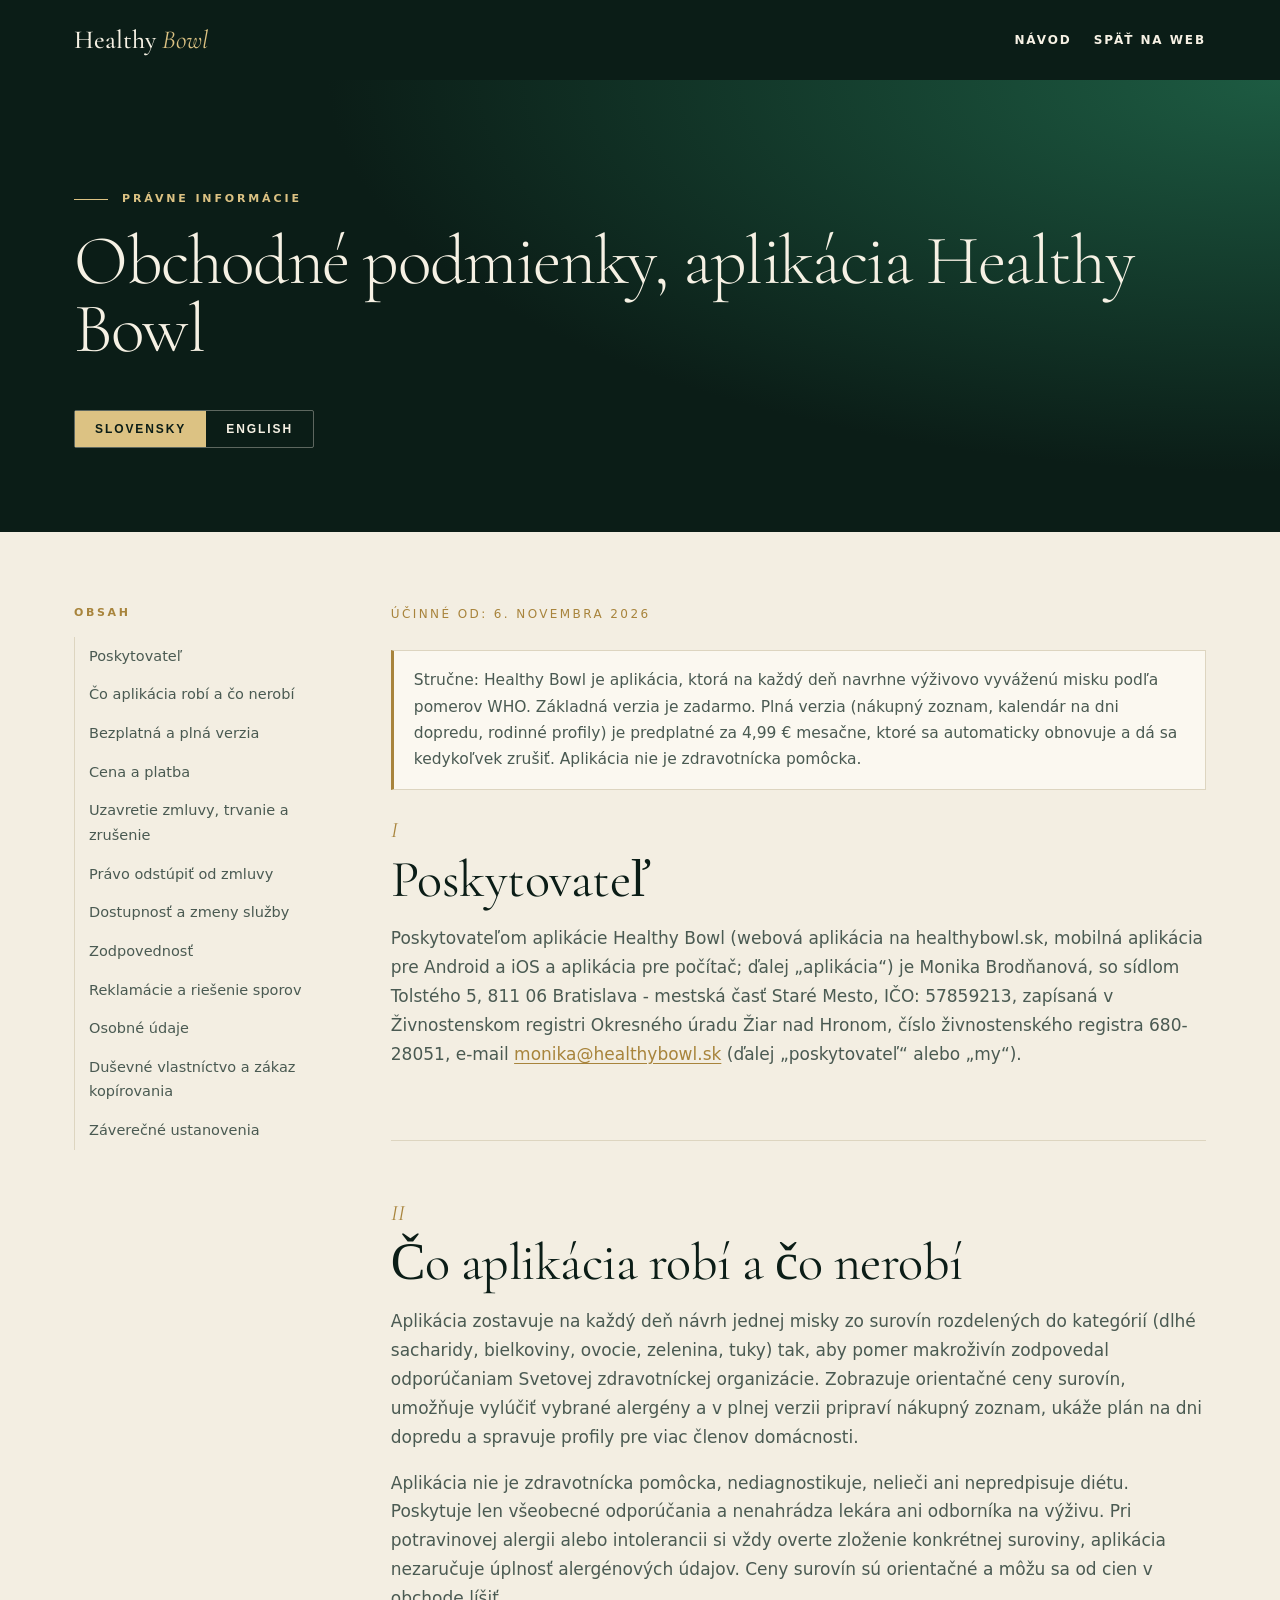
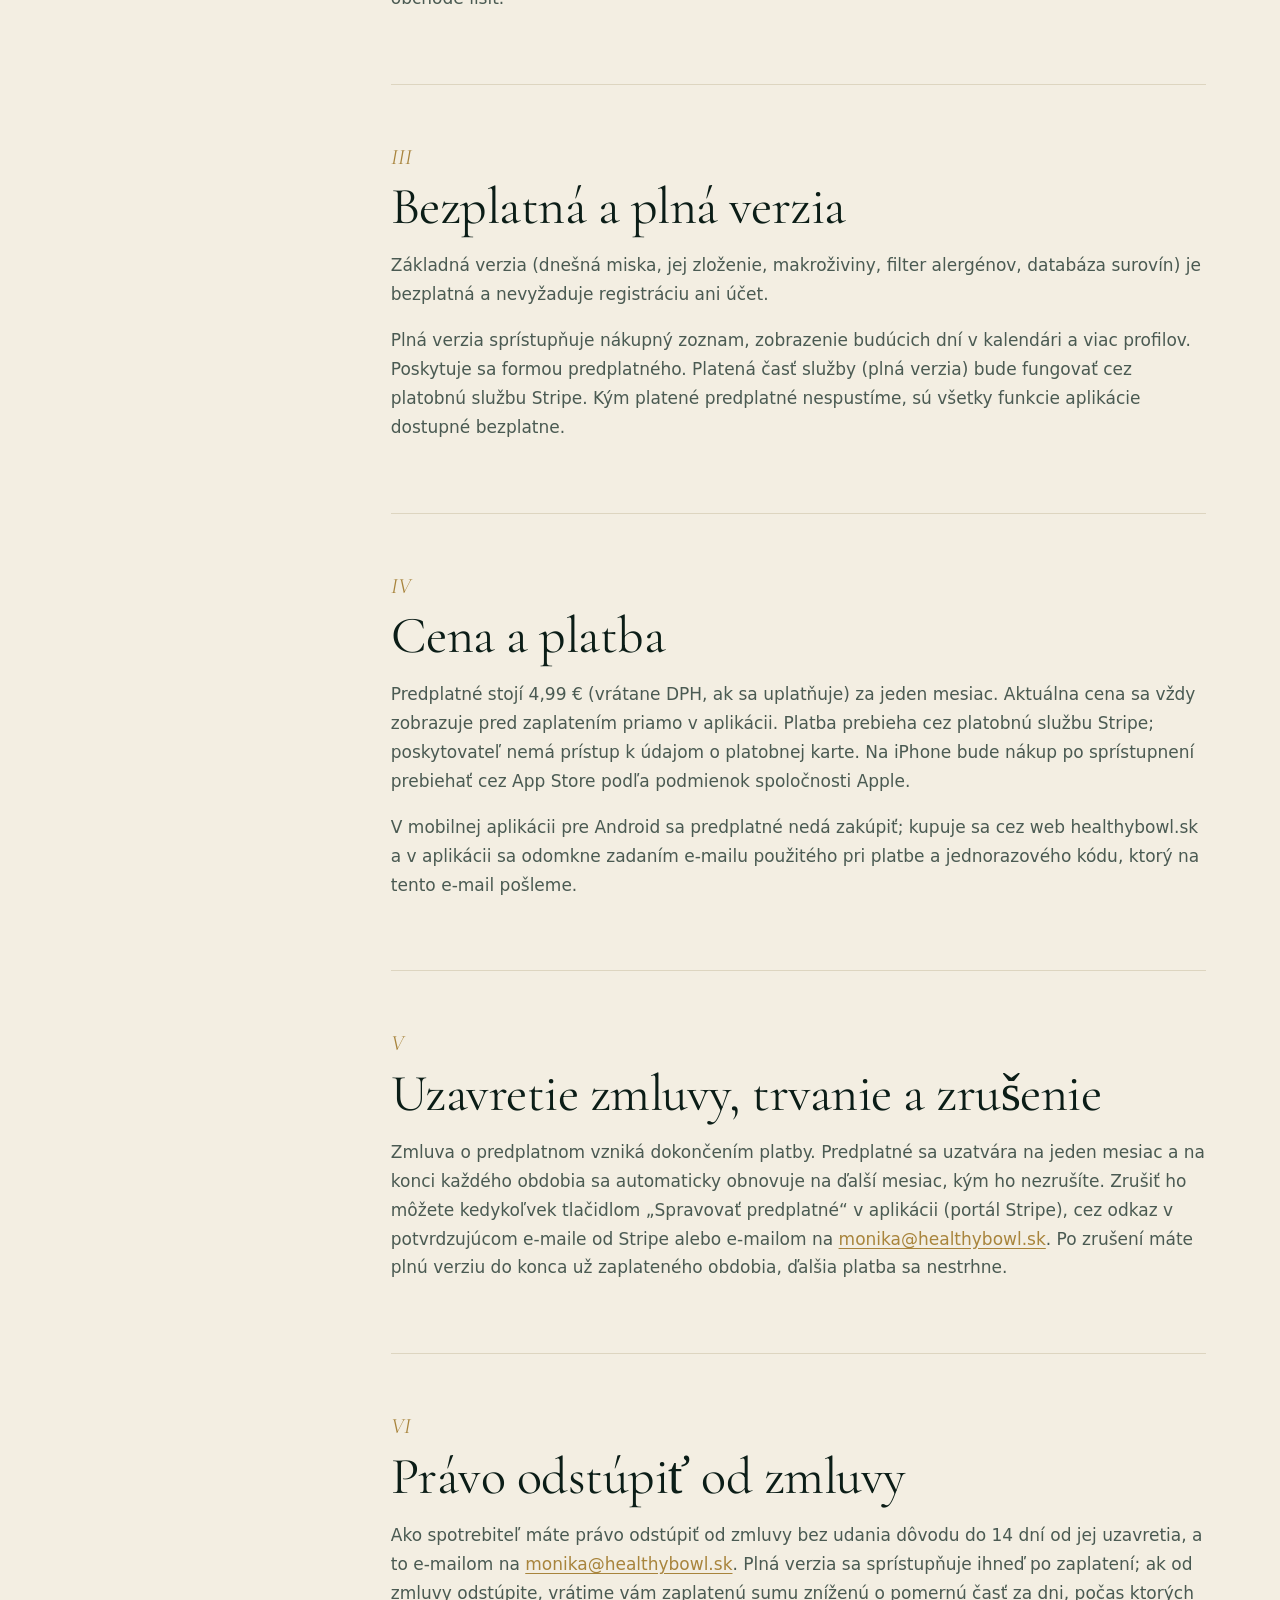
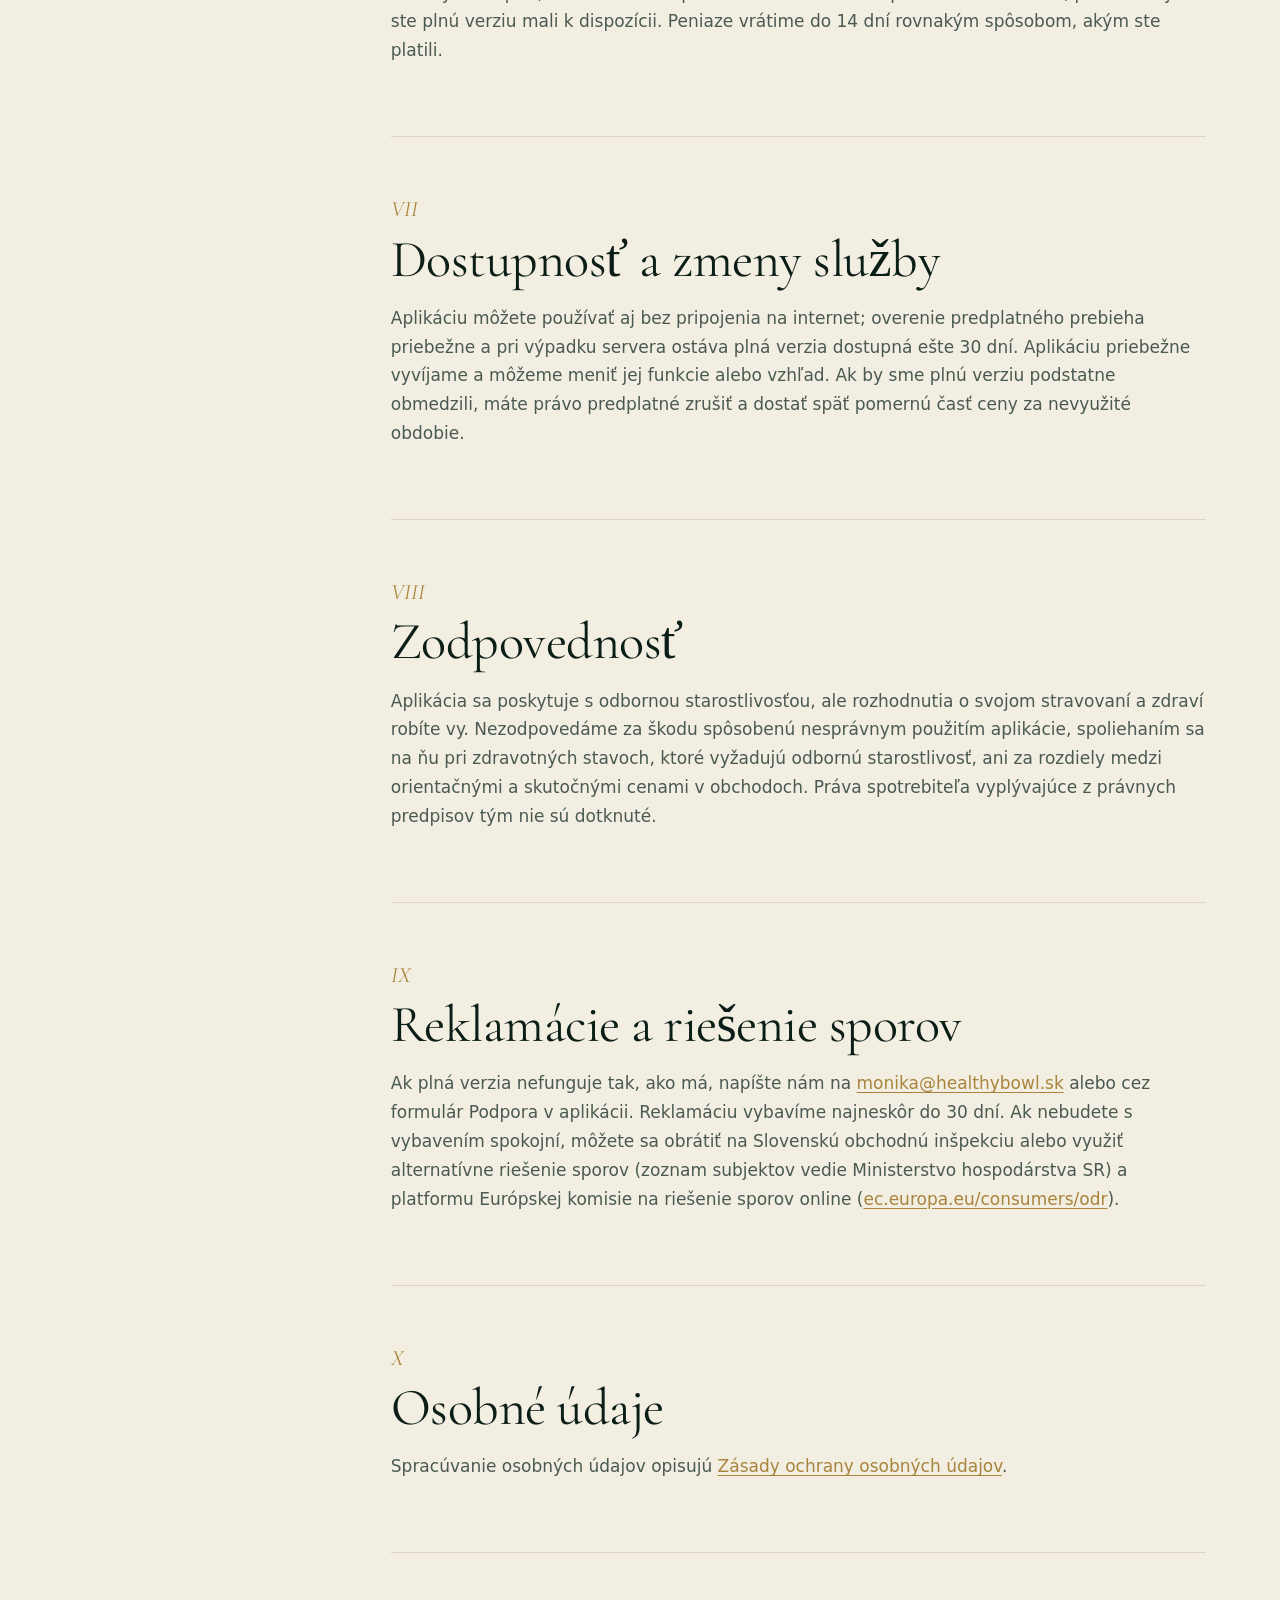
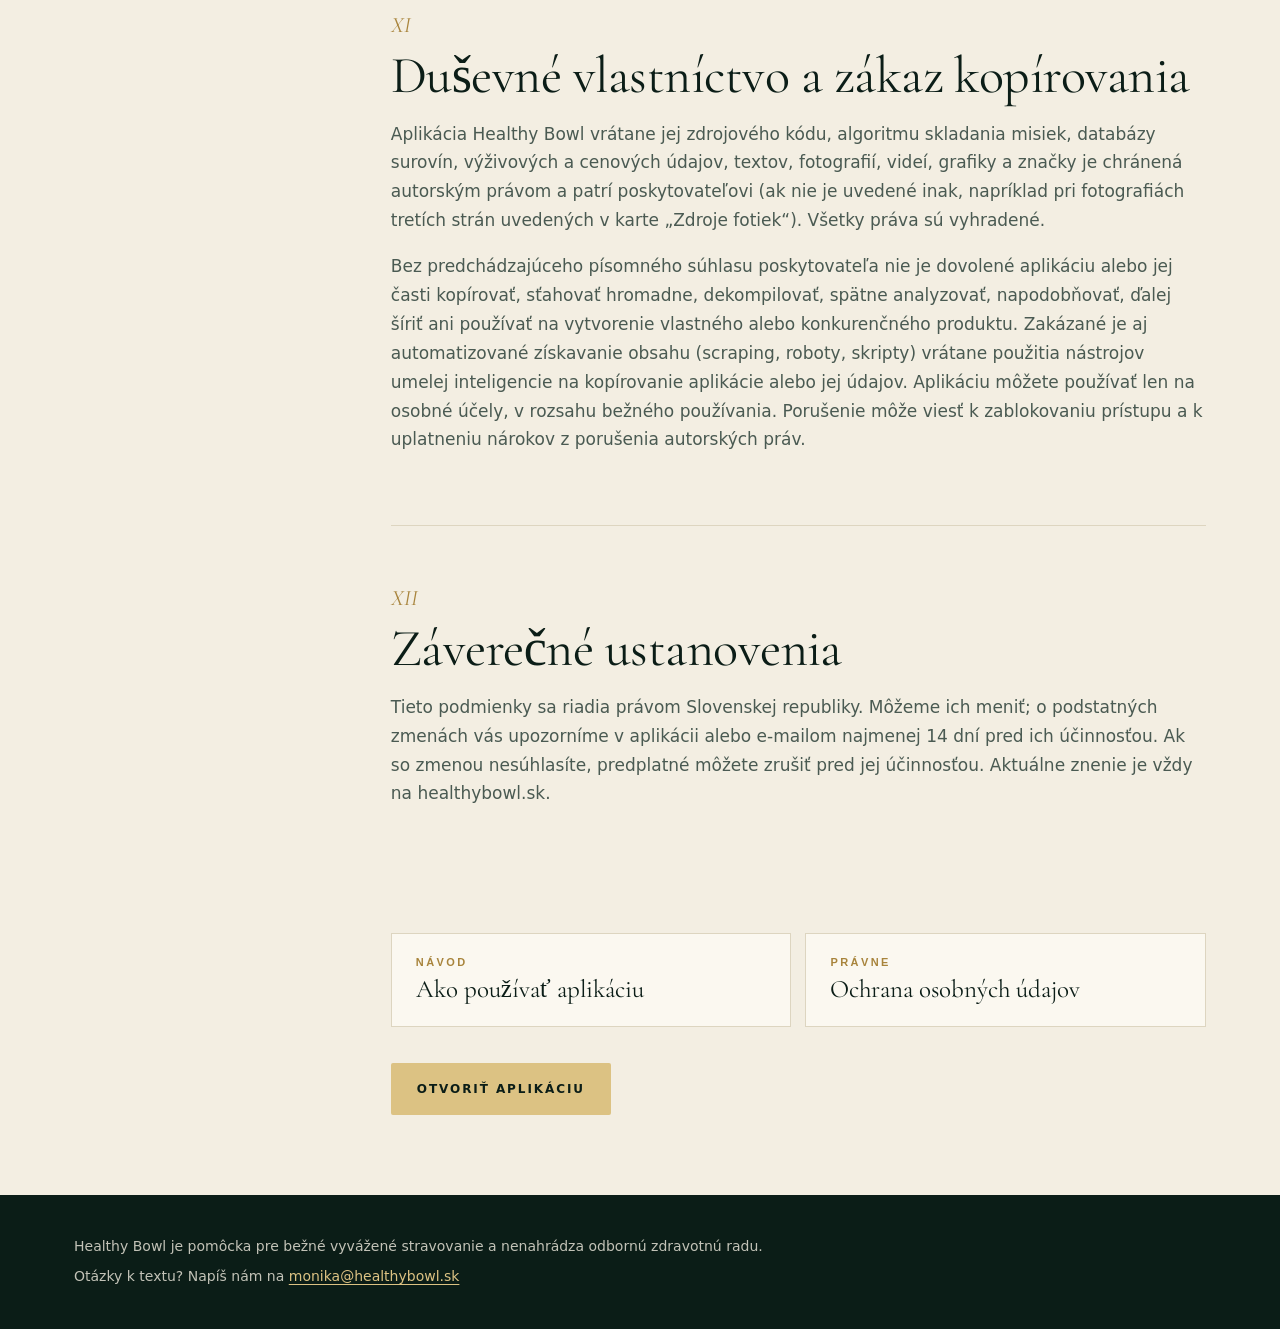
<file: obchodne-podmienky/index.html>
<!doctype html><html lang="sk"><head><meta charset="utf-8"><meta name="viewport" content="width=device-width,initial-scale=1">
<title>Obchodné podmienky | Healthy Bowl</title><meta name="description" content="Obchodné podmienky aplikácie Healthy Bowl."><meta name="robots" content="index,follow">
<link rel="icon" href="../img/icon-192.png">
<link rel="preload" href="../fonts/Cormorant-normal-latin.woff2" as="font" type="font/woff2" crossorigin>
<style>@font-face{font-family:"Cormorant Garamond";font-style:normal;font-weight:300 700;font-display:swap;src:url("../fonts/Cormorant-normal-latin.woff2") format("woff2")}
@font-face{font-family:"Cormorant Garamond";font-style:italic;font-weight:300 700;font-display:swap;src:url("../fonts/Cormorant-italic-latin.woff2") format("woff2")}

:root{--canvas:#F3EEE2;--paper:#FBF8F0;--ink:#0B1D17;--ink2:#4A5A52;--gold:#A8843C;--gold2:#DCC283;--forest:#0B1D17;--line:#DDD5C0;--serif:"Cormorant Garamond",Georgia,serif}
@media(prefers-color-scheme:dark){:root{--canvas:#08130F;--paper:#0F1D17;--ink:#F1EBDA;--ink2:#A9B3AB;--gold:#DCC283;--line:#22332B}}
*{box-sizing:border-box}html{scroll-behavior:smooth}
body{margin:0;background:var(--canvas);color:var(--ink);font:17px/1.7 Inter,system-ui,sans-serif;-webkit-font-smoothing:antialiased}
a{color:var(--gold);text-underline-offset:3px}
.hd{background:var(--forest);color:#F6F1E4;padding:18px 0}
.hd .in{max-width:1180px;margin:0 auto;padding:0 24px;display:flex;justify-content:space-between;align-items:center;gap:16px}
.hd a{color:#F6F1E4;text-decoration:none;font-size:12px;font-weight:600;letter-spacing:.16em;text-transform:uppercase}
.hd .logo{font-family:var(--serif);font-size:26px;font-weight:500;letter-spacing:0;text-transform:none}
.hd .logo em{color:var(--gold2);font-weight:400}
.hd .r{display:flex;gap:22px;align-items:center}
.hero{background:radial-gradient(120% 140% at 100% 0%,#1D5B42,#0B1D17 62%);color:#F6F1E4;padding:clamp(54px,9vw,110px) 0 clamp(46px,7vw,84px)}
.hero .in{max-width:1180px;margin:0 auto;padding:0 24px}
.eb{font-size:11px;font-weight:600;letter-spacing:.26em;text-transform:uppercase;color:var(--gold2);display:flex;gap:14px;align-items:center;margin-bottom:18px}
.eb:before{content:"";width:34px;height:1px;background:var(--gold2)}
h1{font-family:var(--serif);font-weight:300;font-size:clamp(46px,8vw,92px);line-height:.98;letter-spacing:-.02em;margin:0 0 20px}
h1 em{font-style:italic;font-weight:400;color:var(--gold2)}
.lead{max-width:36em;font-size:clamp(17px,2vw,20px);color:rgba(246,241,228,.8);margin:0}
.wrap{max-width:1180px;margin:0 auto;padding:clamp(34px,6vw,72px) 24px 80px;display:grid;grid-template-columns:240px minmax(0,1fr);gap:clamp(28px,6vw,80px)}
.toc{position:sticky;top:24px;align-self:start}
.toc b{display:block;font-size:11px;letter-spacing:.24em;text-transform:uppercase;color:var(--gold);margin-bottom:14px}
.toc a{display:block;color:var(--ink2);text-decoration:none;font-size:14.5px;padding:7px 0 7px 14px;border-left:1px solid var(--line)}
.toc a:hover{color:var(--ink);border-left-color:var(--gold)}
article{min-width:0}
section{padding-bottom:clamp(30px,5vw,54px);margin-bottom:clamp(30px,5vw,54px);border-bottom:1px solid var(--line);scroll-margin-top:20px}
section:last-of-type{border-bottom:0}
.n{font-family:var(--serif);font-style:italic;font-size:22px;color:var(--gold);display:block;margin-bottom:4px}
h2{font-family:var(--serif);font-weight:400;font-size:clamp(34px,4.6vw,52px);line-height:1.02;margin:0 0 18px;letter-spacing:-.01em}
h3{font-size:12px;letter-spacing:.2em;text-transform:uppercase;font-weight:600;color:var(--gold);margin:28px 0 10px}
p,li{color:var(--ink2)}li{margin:7px 0}b{color:var(--ink);font-weight:600}
ul,ol{padding-left:22px}
details{border-top:1px solid var(--line);padding:6px 0}details:last-child{border-bottom:1px solid var(--line)}
summary{cursor:pointer;font-family:var(--serif);font-size:23px;color:var(--ink);padding:12px 36px 12px 0;list-style:none;position:relative}
summary::-webkit-details-marker{display:none}
summary:after{content:"+";position:absolute;right:4px;top:10px;font-family:Inter,sans-serif;font-size:22px;color:var(--gold)}
details[open] summary:after{content:"\2212"}
.cta{display:inline-block;margin-top:30px;padding:16px 26px;background:var(--gold2);color:#0B1D17;text-decoration:none;font-size:12px;font-weight:600;letter-spacing:.16em;text-transform:uppercase;border-radius:2px}
.shot{float:right;width:210px;margin:6px 0 18px 34px;shape-outside:margin-box}
.shot img{display:block;width:100%;height:auto;border-radius:26px;border:1px solid var(--line);box-shadow:0 22px 48px -18px rgba(11,29,23,.45)}
section:after{content:"";display:block;clear:both}
@media(max-width:700px){.shot{float:none;width:200px;margin:4px auto 22px}}
.ft{background:var(--forest);color:rgba(246,241,228,.75);padding:34px 0;font-size:14px}
.ft .in{max-width:1180px;margin:0 auto;padding:0 24px}.ft a{color:var(--gold2)}
@media(max-width:860px){.wrap{grid-template-columns:1fr}.toc{display:none}}
.toc a.act{color:var(--ink);border-left-color:var(--gold);font-weight:500}
.ft p{color:rgba(246,241,228,.78);margin:6px 0}
@media(max-width:860px){.toc{display:flex;position:sticky;top:0;z-index:20;overflow-x:auto;gap:8px;background:var(--canvas);margin:0 -24px;padding:10px 24px;border-bottom:1px solid var(--line);white-space:nowrap}.toc b{display:none}.toc a{border:1px solid var(--line);border-radius:99px;padding:6px 14px;flex:none;font-size:13px}.toc a.act{background:var(--forest);color:var(--gold2);border-color:var(--forest)}}
.prog{position:fixed;top:0;left:0;height:3px;width:0;background:var(--gold2);z-index:60}
.totop{position:fixed;right:18px;bottom:18px;width:46px;height:46px;border-radius:50%;background:var(--forest);color:var(--gold2);border:1px solid var(--gold);font-size:20px;cursor:pointer;opacity:0;pointer-events:none;transition:opacity .25s;z-index:40}
.totop.on{opacity:1;pointer-events:auto}
.rel{display:grid;grid-template-columns:repeat(2,1fr);gap:14px;margin:50px 0 6px}
.rel a{display:block;border:1px solid var(--line);background:var(--paper);padding:22px 24px;text-decoration:none;color:var(--ink);font-family:var(--serif);font-size:25px;line-height:1.1;transition:border-color .2s,transform .2s}
.rel a:hover{border-color:var(--gold);transform:translateY(-2px)}
.rel small{display:block;font:600 11px Inter,sans-serif;letter-spacing:.22em;text-transform:uppercase;color:var(--gold);margin-bottom:8px}
@media(max-width:560px){.rel{grid-template-columns:1fr}}

.lg{display:none}.lg.on{display:block}
.sw{display:inline-flex;border:1px solid rgba(246,241,228,.35);border-radius:2px;margin-top:26px}
.sw button{font:600 12px Inter,sans-serif;letter-spacing:.16em;text-transform:uppercase;color:#F6F1E4;background:transparent;border:0;padding:11px 20px;cursor:pointer}
.sw button[aria-pressed=true]{background:var(--gold2);color:#0B1D17}
.upd{font-size:12px;letter-spacing:.2em;text-transform:uppercase;color:var(--gold);margin:0 0 26px}
.box{background:var(--paper);border:1px solid var(--line);border-left:3px solid var(--gold);padding:16px 20px;margin:22px 0;font-size:15.5px;color:var(--ink2)}
article table{border-collapse:collapse;width:100%;font-size:15px;margin:16px 0}
article td,article th{border-bottom:1px solid var(--line);padding:9px 10px;text-align:left;vertical-align:top}
article th{font-size:11px;letter-spacing:.16em;text-transform:uppercase;color:var(--gold)}
h1{font-size:clamp(38px,6vw,70px)}
@media print{.hd,.toc,.sw,.ft,.cta{display:none}.hero{background:none;color:#000;padding:0}}
</style></head><body>
<header class="hd"><div class="in"><a class="logo" href="../">Healthy <em>Bowl</em></a><div class="r"><a href="../navod/" id="g">Návod</a><a href="../" id="b">Späť na web</a></div></div></header>
<div class="hero"><div class="in"><div class="eb" id="eb">Právne informácie</div><h1 id="h1"></h1>
<div class="sw" role="group" aria-label="Language / Jazyk"><button type="button" data-l="sk" aria-pressed="true">Slovensky</button><button type="button" data-l="en" aria-pressed="false">English</button></div></div></div>
<div class="wrap"><nav class="toc" id="toc" aria-label="Obsah"></nav>
<article><div class="lg on" id="sk" lang="sk"><div class="tocsrc" hidden><a href="#sk-s1">Poskytovateľ</a><a href="#sk-s2">Čo aplikácia robí a čo nerobí</a><a href="#sk-s3">Bezplatná a plná verzia</a><a href="#sk-s4">Cena a platba</a><a href="#sk-s5">Uzavretie zmluvy, trvanie a zrušenie</a><a href="#sk-s6">Právo odstúpiť od zmluvy</a><a href="#sk-s7">Dostupnosť a zmeny služby</a><a href="#sk-s8">Zodpovednosť</a><a href="#sk-s9">Reklamácie a riešenie sporov</a><a href="#sk-s10">Osobné údaje</a><a href="#sk-s11">Duševné vlastníctvo a zákaz kopírovania</a><a href="#sk-s12">Záverečné ustanovenia</a></div><div class="hsrc" hidden>Obchodné podmienky, aplikácia Healthy Bowl</div><p class="upd">Účinné od: 6. novembra 2026</p>
  
  
  <div class="box">Stručne: Healthy Bowl je aplikácia, ktorá na každý deň navrhne výživovo vyváženú misku podľa pomerov WHO. Základná verzia je zadarmo. Plná verzia (nákupný zoznam, kalendár na dni dopredu, rodinné profily) je predplatné za 4,99 € mesačne, ktoré sa automaticky obnovuje a dá sa kedykoľvek zrušiť. Aplikácia nie je zdravotnícka pomôcka.</div>

  <section id="sk-s1"><span class="n">I</span><h2>Poskytovateľ</h2>
  <p>Poskytovateľom aplikácie Healthy Bowl (webová aplikácia na healthybowl.sk, mobilná aplikácia pre Android a iOS a aplikácia pre počítač; ďalej „aplikácia“) je Monika Brodňanová, so sídlom Tolstého 5, 811 06 Bratislava - mestská časť Staré Mesto, IČO: 57859213, zapísaná v Živnostenskom registri Okresného úradu Žiar nad Hronom, číslo živnostenského registra 680-28051, e-mail <a href="mailto:monika@healthybowl.sk">monika@healthybowl.sk</a> (ďalej „poskytovateľ“ alebo „my“).</p>

  </section>
<section id="sk-s2"><span class="n">II</span><h2>Čo aplikácia robí a čo nerobí</h2>
  <p>Aplikácia zostavuje na každý deň návrh jednej misky zo surovín rozdelených do kategórií (dlhé sacharidy, bielkoviny, ovocie, zelenina, tuky) tak, aby pomer makroživín zodpovedal odporúčaniam Svetovej zdravotníckej organizácie. Zobrazuje orientačné ceny surovín, umožňuje vylúčiť vybrané alergény a v plnej verzii pripraví nákupný zoznam, ukáže plán na dni dopredu a spravuje profily pre viac členov domácnosti.</p>
  <p>Aplikácia nie je zdravotnícka pomôcka, nediagnostikuje, nelieči ani nepredpisuje diétu. Poskytuje len všeobecné odporúčania a nenahrádza lekára ani odborníka na výživu. Pri potravinovej alergii alebo intolerancii si vždy overte zloženie konkrétnej suroviny, aplikácia nezaručuje úplnosť alergénových údajov. Ceny surovín sú orientačné a môžu sa od cien v obchode líšiť.</p>

  </section>
<section id="sk-s3"><span class="n">III</span><h2>Bezplatná a plná verzia</h2>
  <p>Základná verzia (dnešná miska, jej zloženie, makroživiny, filter alergénov, databáza surovín) je bezplatná a nevyžaduje registráciu ani účet.</p>
  <p>Plná verzia sprístupňuje nákupný zoznam, zobrazenie budúcich dní v kalendári a viac profilov. Poskytuje sa formou predplatného. Platená časť služby (plná verzia) bude fungovať cez platobnú službu Stripe. Kým platené predplatné nespustíme, sú všetky funkcie aplikácie dostupné bezplatne.</p>

  </section>
<section id="sk-s4"><span class="n">IV</span><h2>Cena a platba</h2>
  <p>Predplatné stojí 4,99 € (vrátane DPH, ak sa uplatňuje) za jeden mesiac. Aktuálna cena sa vždy zobrazuje pred zaplatením priamo v aplikácii. Platba prebieha cez platobnú službu Stripe; poskytovateľ nemá prístup k údajom o platobnej karte. Na iPhone bude nákup po sprístupnení prebiehať cez App Store podľa podmienok spoločnosti Apple.</p>
  <p>V mobilnej aplikácii pre Android sa predplatné nedá zakúpiť; kupuje sa cez web healthybowl.sk a v aplikácii sa odomkne zadaním e-mailu použitého pri platbe a jednorazového kódu, ktorý na tento e-mail pošleme.</p>

  </section>
<section id="sk-s5"><span class="n">V</span><h2>Uzavretie zmluvy, trvanie a zrušenie</h2>
  <p>Zmluva o predplatnom vzniká dokončením platby. Predplatné sa uzatvára na jeden mesiac a na konci každého obdobia sa automaticky obnovuje na ďalší mesiac, kým ho nezrušíte. Zrušiť ho môžete kedykoľvek tlačidlom „Spravovať predplatné“ v aplikácii (portál Stripe), cez odkaz v potvrdzujúcom e-maile od Stripe alebo e-mailom na <a href="mailto:monika@healthybowl.sk">monika@healthybowl.sk</a>. Po zrušení máte plnú verziu do konca už zaplateného obdobia, ďalšia platba sa nestrhne.</p>

  </section>
<section id="sk-s6"><span class="n">VI</span><h2>Právo odstúpiť od zmluvy</h2>
  <p>Ako spotrebiteľ máte právo odstúpiť od zmluvy bez udania dôvodu do 14 dní od jej uzavretia, a to e-mailom na <a href="mailto:monika@healthybowl.sk">monika@healthybowl.sk</a>. Plná verzia sa sprístupňuje ihneď po zaplatení; ak od zmluvy odstúpite, vrátime vám zaplatenú sumu zníženú o pomernú časť za dni, počas ktorých ste plnú verziu mali k dispozícii. Peniaze vrátime do 14 dní rovnakým spôsobom, akým ste platili.</p>

  </section>
<section id="sk-s7"><span class="n">VII</span><h2>Dostupnosť a zmeny služby</h2>
  <p>Aplikáciu môžete používať aj bez pripojenia na internet; overenie predplatného prebieha priebežne a pri výpadku servera ostáva plná verzia dostupná ešte 30 dní. Aplikáciu priebežne vyvíjame a môžeme meniť jej funkcie alebo vzhľad. Ak by sme plnú verziu podstatne obmedzili, máte právo predplatné zrušiť a dostať späť pomernú časť ceny za nevyužité obdobie.</p>

  </section>
<section id="sk-s8"><span class="n">VIII</span><h2>Zodpovednosť</h2>
  <p>Aplikácia sa poskytuje s odbornou starostlivosťou, ale rozhodnutia o svojom stravovaní a zdraví robíte vy. Nezodpovedáme za škodu spôsobenú nesprávnym použitím aplikácie, spoliehaním sa na ňu pri zdravotných stavoch, ktoré vyžadujú odbornú starostlivosť, ani za rozdiely medzi orientačnými a skutočnými cenami v obchodoch. Práva spotrebiteľa vyplývajúce z právnych predpisov tým nie sú dotknuté.</p>

  </section>
<section id="sk-s9"><span class="n">IX</span><h2>Reklamácie a riešenie sporov</h2>
  <p>Ak plná verzia nefunguje tak, ako má, napíšte nám na <a href="mailto:monika@healthybowl.sk">monika@healthybowl.sk</a> alebo cez formulár Podpora v aplikácii. Reklamáciu vybavíme najneskôr do 30 dní. Ak nebudete s vybavením spokojní, môžete sa obrátiť na Slovenskú obchodnú inšpekciu alebo využiť alternatívne riešenie sporov (zoznam subjektov vedie Ministerstvo hospodárstva SR) a platformu Európskej komisie na riešenie sporov online (<a href="https://ec.europa.eu/consumers/odr" rel="noopener">ec.europa.eu/consumers/odr</a>).</p>

  </section>
<section id="sk-s10"><span class="n">X</span><h2>Osobné údaje</h2>
  <p>Spracúvanie osobných údajov opisujú <a href="../ochrana-osobnych-udajov/">Zásady ochrany osobných údajov</a>.</p>

  </section>
<section id="sk-s11"><span class="n">XI</span><h2>Duševné vlastníctvo a zákaz kopírovania</h2>
  <p>Aplikácia Healthy Bowl vrátane jej zdrojového kódu, algoritmu skladania misiek, databázy surovín, výživových a cenových údajov, textov, fotografií, videí, grafiky a značky je chránená autorským právom a patrí poskytovateľovi (ak nie je uvedené inak, napríklad pri fotografiách tretích strán uvedených v karte „Zdroje fotiek“). Všetky práva sú vyhradené.</p>
  <p>Bez predchádzajúceho písomného súhlasu poskytovateľa nie je dovolené aplikáciu alebo jej časti kopírovať, sťahovať hromadne, dekompilovať, spätne analyzovať, napodobňovať, ďalej šíriť ani používať na vytvorenie vlastného alebo konkurenčného produktu. Zakázané je aj automatizované získavanie obsahu (scraping, roboty, skripty) vrátane použitia nástrojov umelej inteligencie na kopírovanie aplikácie alebo jej údajov. Aplikáciu môžete používať len na osobné účely, v rozsahu bežného používania. Porušenie môže viesť k zablokovaniu prístupu a k uplatneniu nárokov z porušenia autorských práv.</p>

  </section>
<section id="sk-s12"><span class="n">XII</span><h2>Záverečné ustanovenia</h2>
  <p>Tieto podmienky sa riadia právom Slovenskej republiky. Môžeme ich meniť; o podstatných zmenách vás upozorníme v aplikácii alebo e-mailom najmenej 14 dní pred ich účinnosťou. Ak so zmenou nesúhlasíte, predplatné môžete zrušiť pred jej účinnosťou. Aktuálne znenie je vždy na healthybowl.sk.</p>
</section>
<div class="rel"><a href="../navod/"><small>Návod</small>Ako používať aplikáciu</a><a href="../ochrana-osobnych-udajov/"><small>Právne</small>Ochrana osobných údajov</a></div></div>
<div class="lg" id="en" lang="en"><div class="tocsrc" hidden><a href="#en-s1">Provider</a><a href="#en-s2">What the app does and does not do</a><a href="#en-s3">Free and full version</a><a href="#en-s4">Price and payment</a><a href="#en-s5">Contract, duration and cancellation</a><a href="#en-s6">Right of withdrawal</a><a href="#en-s7">Availability and changes to the service</a><a href="#en-s8">Liability</a><a href="#en-s9">Complaints and dispute resolution</a><a href="#en-s10">Personal data</a><a href="#en-s11">Intellectual property and no copying</a><a href="#en-s12">Final provisions</a></div><div class="hsrc" hidden>Terms of Service, Healthy Bowl app</div><p class="upd">Effective from: 6 November 2026</p>
  
  
  <div class="box">In short: Healthy Bowl is an app that proposes a nutritionally balanced bowl for every day, based on WHO ratios. The basic version is free. The full version (shopping list, calendar for days ahead, family profiles) is a subscription of EUR 4.99 per month that renews automatically and can be cancelled at any time. The app is not a medical device.</div>

  <section id="en-s1"><span class="n">I</span><h2>Provider</h2>
  <p>The Healthy Bowl app (web app at healthybowl.sk, mobile apps for Android and iOS and a desktop app; the "app") is provided by Monika Brodňanová, with registered address at Tolstého 5, 811 06 Bratislava - Staré Mesto district, company ID (IČO): 57859213, registered in the Trade Licensing Register of the District Office (Okresný úrad) Žiar nad Hronom, trade register number 680-28051, e-mail <a href="mailto:monika@healthybowl.sk">monika@healthybowl.sk</a> (the "provider" or "we").</p>

  </section>
<section id="en-s2"><span class="n">II</span><h2>What the app does and does not do</h2>
  <p>The app composes one bowl per day from ingredients in five categories (slow carbohydrates, protein, fruit, vegetables, fats) so that the macronutrient ratio follows World Health Organization recommendations. It shows indicative ingredient prices, lets you exclude selected allergens and, in the full version, prepares a shopping list, shows the plan for days ahead and manages profiles for several household members.</p>
  <p>The app is not a medical device; it does not diagnose, treat or prescribe a diet. It offers general recommendations only and does not replace a doctor or a nutrition professional. If you have a food allergy or intolerance, always check the composition of the specific ingredient; the app does not guarantee complete allergen data. Ingredient prices are indicative and may differ from prices in stores.</p>

  </section>
<section id="en-s3"><span class="n">III</span><h2>Free and full version</h2>
  <p>The basic version (today's bowl, its composition, macronutrients, allergen filter, ingredient database) is free and requires no registration or account.</p>
  <p>The full version unlocks the shopping list, future days in the calendar and multiple profiles. It is provided as a subscription. The paid part of the service (the full version) will run through the Stripe payment service. Until we launch the paid subscription, all features of the app are available free of charge.</p>

  </section>
<section id="en-s4"><span class="n">IV</span><h2>Price and payment</h2>
  <p>The subscription costs EUR 4.99 (including VAT where applicable) per month. The current price is always shown in the app before payment. Payment is processed by Stripe; the provider has no access to your card details. On iPhone, once available, purchases will be made through the App Store under Apple's terms.</p>
  <p>The subscription cannot be purchased inside the Android app; it is purchased on healthybowl.sk and unlocked in the app by entering the e-mail used for payment and a one-time code that we send to that e-mail.</p>

  </section>
<section id="en-s5"><span class="n">V</span><h2>Contract, duration and cancellation</h2>
  <p>The subscription contract is concluded when the payment is completed. The subscription runs for one month and renews automatically for another month at the end of each period until you cancel. You can cancel at any time using the "Manage subscription" button in the app (Stripe portal), the link in the Stripe confirmation e-mail, or by e-mail to <a href="mailto:monika@healthybowl.sk">monika@healthybowl.sk</a>. After cancelling you keep the full version until the end of the period already paid; no further payment is taken.</p>

  </section>
<section id="en-s6"><span class="n">VI</span><h2>Right of withdrawal</h2>
  <p>As a consumer you may withdraw from the contract without giving a reason within 14 days of concluding it, by e-mail to <a href="mailto:monika@healthybowl.sk">monika@healthybowl.sk</a>. The full version is made available immediately after payment; if you withdraw, we refund the amount paid less a proportional part for the days during which the full version was available to you. Refunds are made within 14 days using the same payment method.</p>

  </section>
<section id="en-s7"><span class="n">VII</span><h2>Availability and changes to the service</h2>
  <p>The app can be used without an internet connection; the subscription is verified periodically and, if the server is unavailable, the full version remains accessible for another 30 days. We develop the app continuously and may change its features or appearance. If we substantially reduce the full version, you have the right to cancel and receive a proportional refund for the unused period.</p>

  </section>
<section id="en-s8"><span class="n">VIII</span><h2>Liability</h2>
  <p>The app is provided with professional care, but decisions about your diet and health are yours. We are not liable for damage caused by misuse of the app, by relying on it for health conditions that require professional care, or for differences between indicative and actual store prices. Your statutory consumer rights are not affected.</p>

  </section>
<section id="en-s9"><span class="n">IX</span><h2>Complaints and dispute resolution</h2>
  <p>If the full version does not work as it should, write to <a href="mailto:monika@healthybowl.sk">monika@healthybowl.sk</a> or use the Support form in the app. We handle complaints within 30 days at the latest. If you are not satisfied, you may contact the Slovak Trade Inspection (SOI), use alternative dispute resolution (the list of bodies is kept by the Ministry of Economy of the Slovak Republic) or the European Commission's online dispute resolution platform (<a href="https://ec.europa.eu/consumers/odr" rel="noopener">ec.europa.eu/consumers/odr</a>).</p>

  </section>
<section id="en-s10"><span class="n">X</span><h2>Personal data</h2>
  <p>The processing of personal data is described in the <a href="../ochrana-osobnych-udajov/#en">Privacy Policy</a>.</p>

  </section>
<section id="en-s11"><span class="n">XI</span><h2>Intellectual property and no copying</h2>
  <p>The Healthy Bowl app, including its source code, the bowl-composition algorithm, the ingredient database, nutrition and price data, texts, photographs, videos, graphics and the brand, is protected by copyright and belongs to the provider (unless stated otherwise, for example third-party photographs listed in the "Photo sources" card). All rights reserved.</p>
  <p>Without the provider's prior written consent you may not copy, bulk-download, decompile, reverse engineer, imitate, redistribute the app or any part of it, or use it to create your own or a competing product. Automated extraction of content (scraping, bots, scripts), including the use of artificial-intelligence tools to copy the app or its data, is also prohibited. You may use the app only for personal purposes within normal use. A breach may result in blocked access and in claims for copyright infringement.</p>

  </section>
<section id="en-s12"><span class="n">XII</span><h2>Final provisions</h2>
  <p>These terms are governed by the law of the Slovak Republic. We may change them; we will notify you of material changes in the app or by e-mail at least 14 days before they take effect. If you do not agree with a change, you may cancel the subscription before it takes effect. The current version is always available at healthybowl.sk.</p>
</section>
<div class="rel"><a href="../en/guide/"><small>User guide</small>How to use the app</a><a href="../ochrana-osobnych-udajov/#en"><small>Legal</small>Privacy policy</a></div></div>
<a class="cta" id="cta" href="https://healthybowl-api.onrender.com/">Otvoriť aplikáciu</a></article></div>
<footer class="ft"><div class="in"><p id="ft1">Healthy Bowl je pomôcka pre bežné vyvážené stravovanie a nenahrádza odbornú zdravotnú radu.</p><p><span id="ft2">Otázky k textu? Napíš nám na</span> <a href="mailto:monika@healthybowl.sk">monika@healthybowl.sk</a></p></div></footer>
<script src="../assets/spy.js" defer></script>
<script>
(function(){
var T={"sk": {"eb": "Právne informácie", "back": "Späť na web", "open": "Otvoriť aplikáciu", "toc": "Obsah", "g": "Návod", "gh": "../navod/", "foot": "Healthy Bowl je pomôcka pre bežné vyvážené stravovanie a nenahrádza odbornú zdravotnú radu.", "contact": "Otázky k textu? Napíš nám na", "upd": "Účinné od", "title": "Obchodné podmienky | Healthy Bowl"}, "en": {"eb": "Legal information", "back": "Back to site", "open": "Open the app", "toc": "Contents", "g": "User guide", "gh": "../en/guide/", "foot": "Healthy Bowl is an aid for everyday balanced eating and does not replace professional health advice.", "contact": "Questions about this text? Write to", "upd": "Effective from", "title": "Terms of Service | Healthy Bowl"}};
function set(l){
 var a=document.querySelectorAll('.lg'),i;for(i=0;i<a.length;i++)a[i].classList.toggle('on',a[i].id===l);
 var bs=document.querySelectorAll('.sw button');for(i=0;i<bs.length;i++)bs[i].setAttribute('aria-pressed',bs[i].dataset.l===l);
 var el=document.getElementById(l),t=T[l];
 document.getElementById('toc').innerHTML='<b>'+t.toc+'</b>'+el.querySelector('.tocsrc').innerHTML;
 document.getElementById('h1').textContent=el.querySelector('.hsrc').textContent;
 document.getElementById('eb').textContent=t.eb;document.getElementById('b').textContent=t.back;
 document.getElementById('g').textContent=t.g;document.getElementById('g').href=t.gh;
 document.getElementById('cta').textContent=t.open;document.getElementById('ft1').textContent=t.foot;document.getElementById('ft2').textContent=t.contact;
 document.documentElement.lang=l;document.title=t.title;
}
function fromHash(){var h=location.hash;return /^#en/.test(h)?'en':(/^#sk/.test(h)?'sk':null)}
var bs=document.querySelectorAll('.sw button');
for(var i=0;i<bs.length;i++)bs[i].addEventListener('click',function(){var l=this.dataset.l;history.replaceState(null,'','#'+l);set(l);window.scrollTo(0,0)});
window.addEventListener('hashchange',function(){var l=fromHash();if(l)set(l)});
set(fromHash()||'sk');
if(fromHash()){window.scrollTo(0,0);setTimeout(function(){window.scrollTo(0,0)},60)}
})();
</script>
<noscript><style>.lg{display:block!important}.sw{display:none}</style></noscript>
</body></html>
</file>
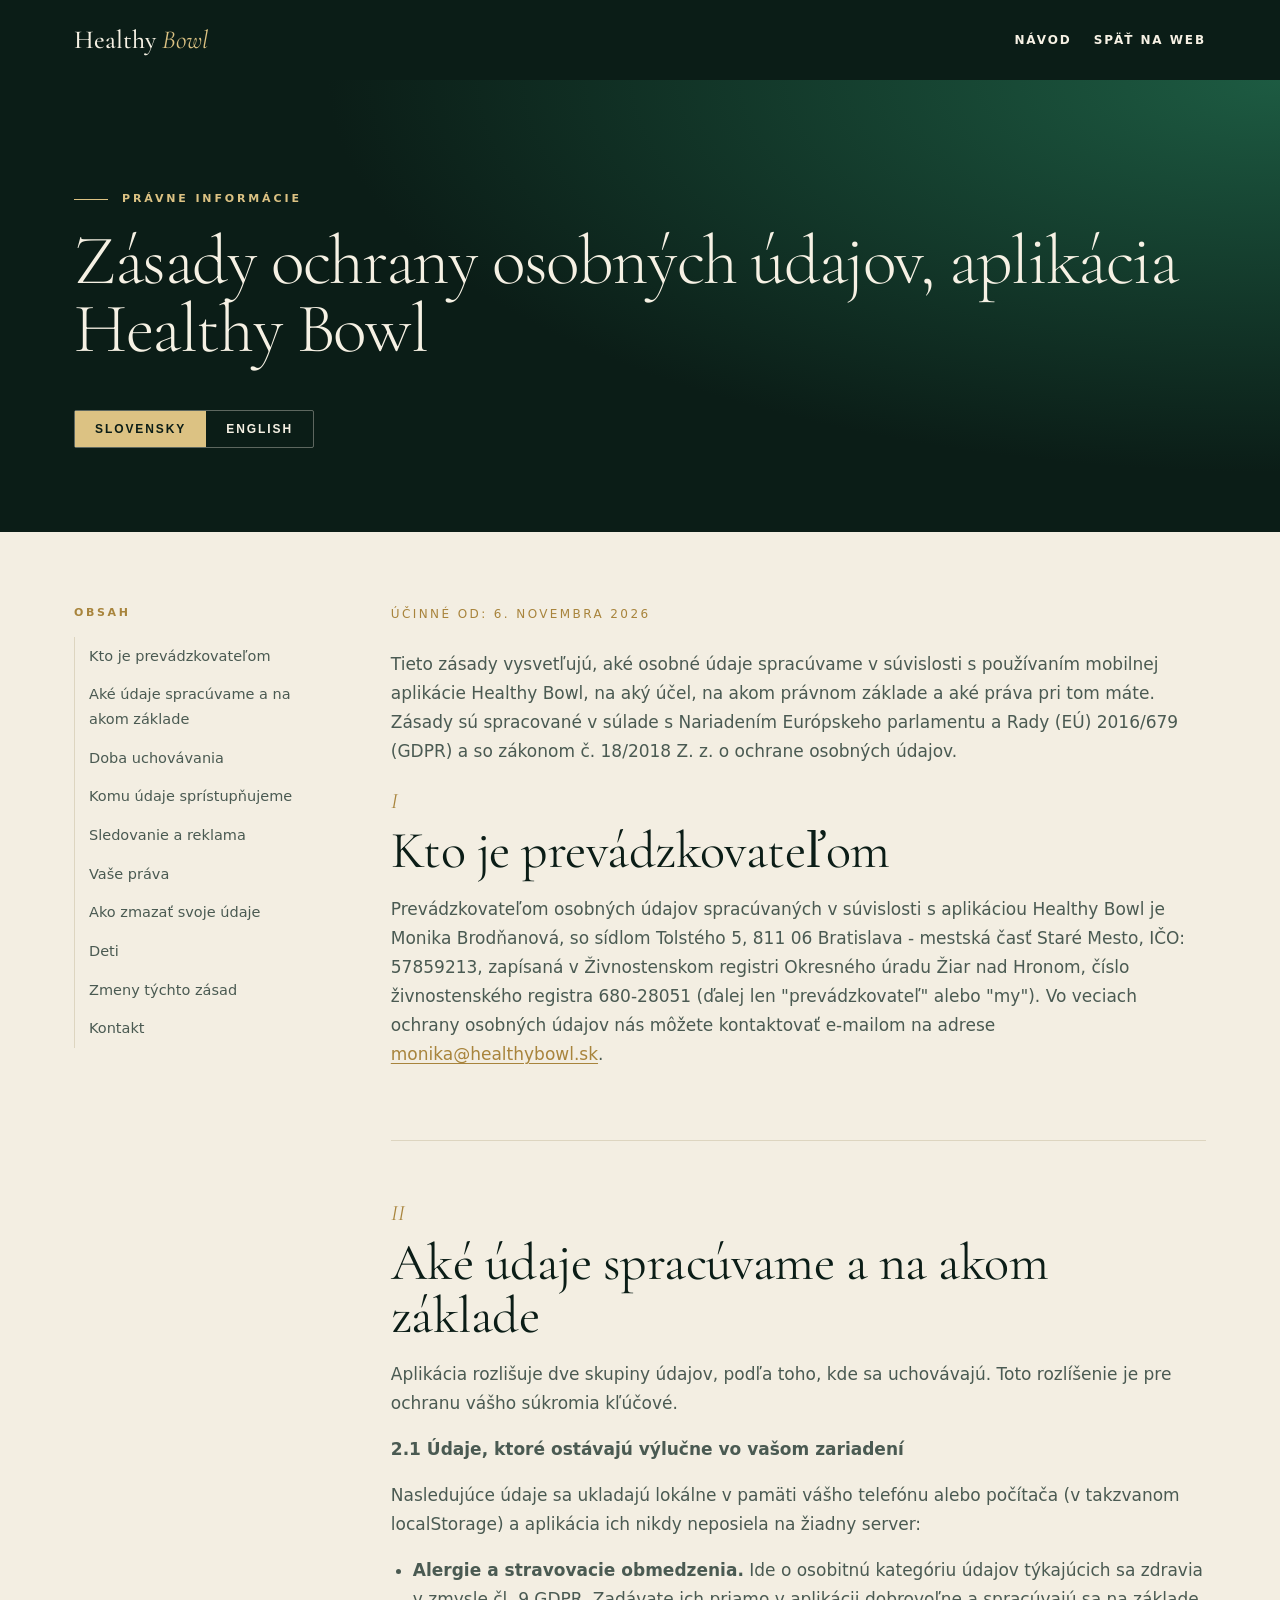
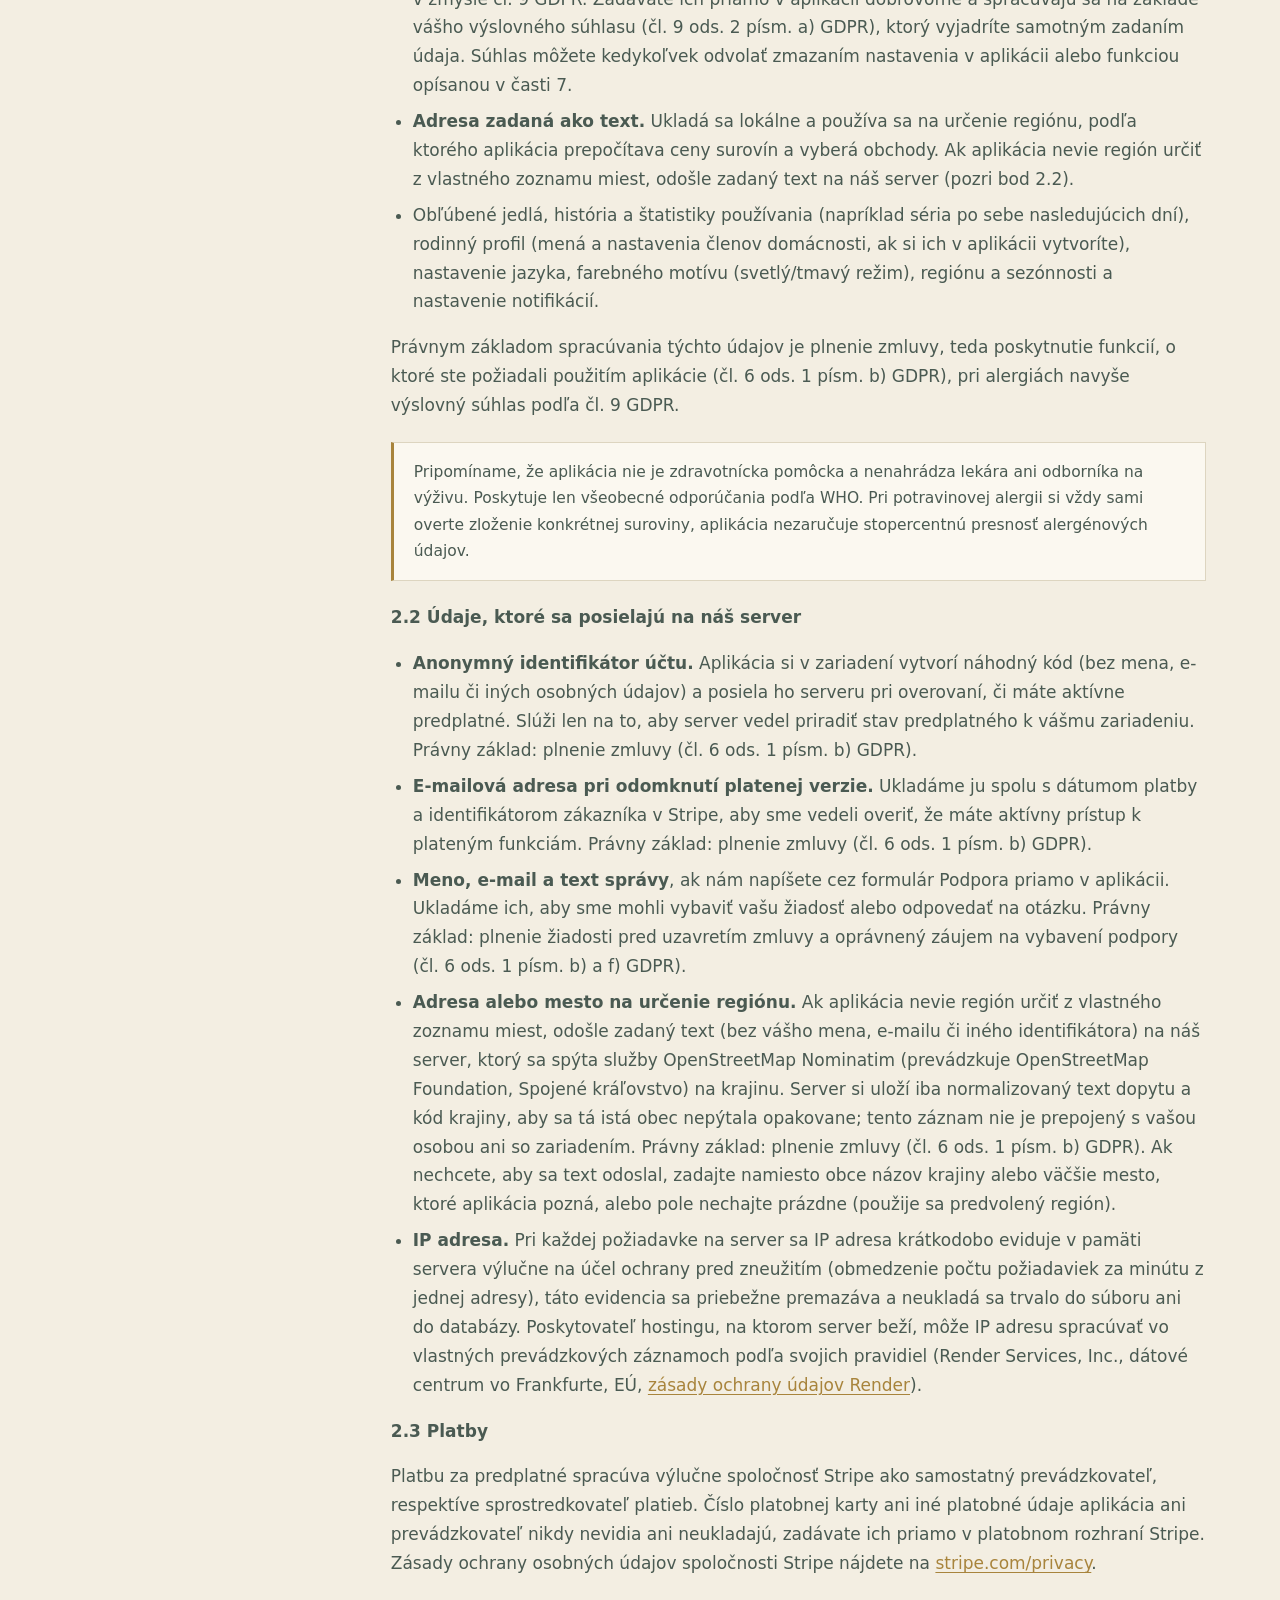
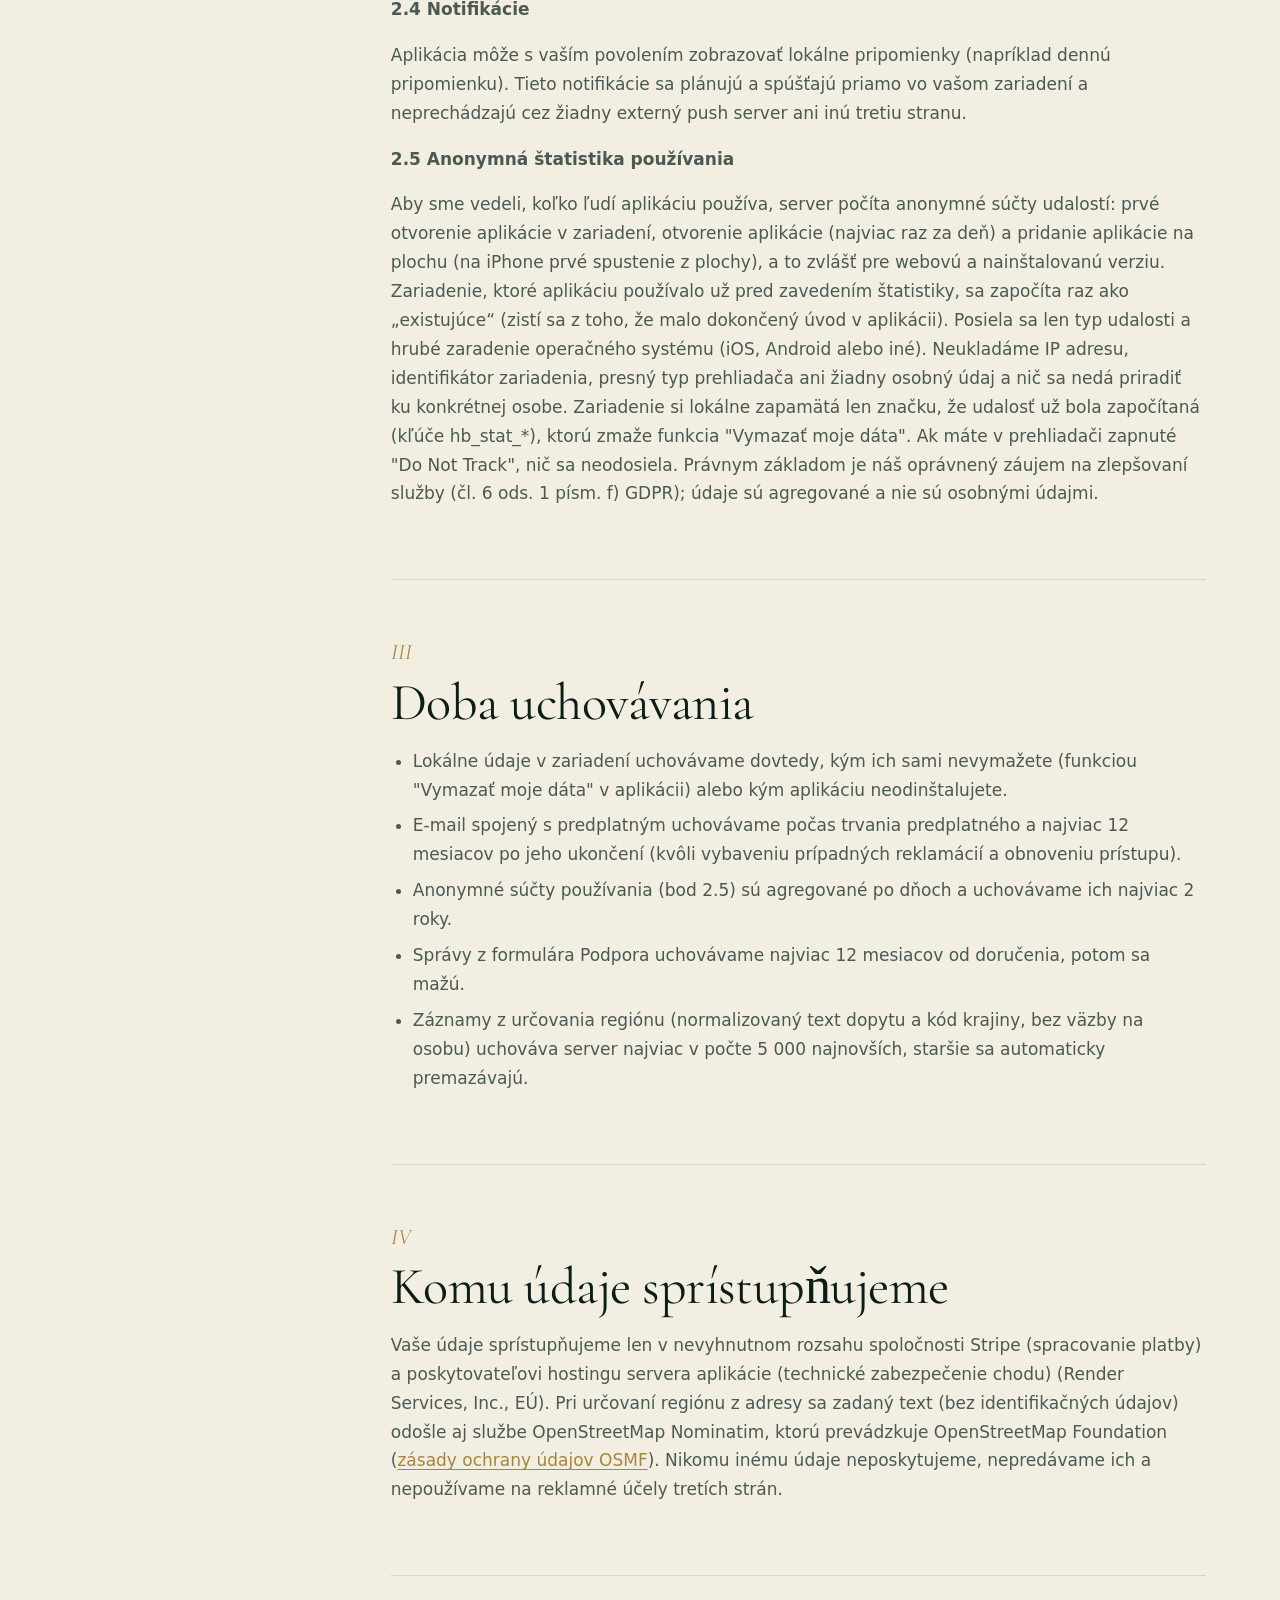
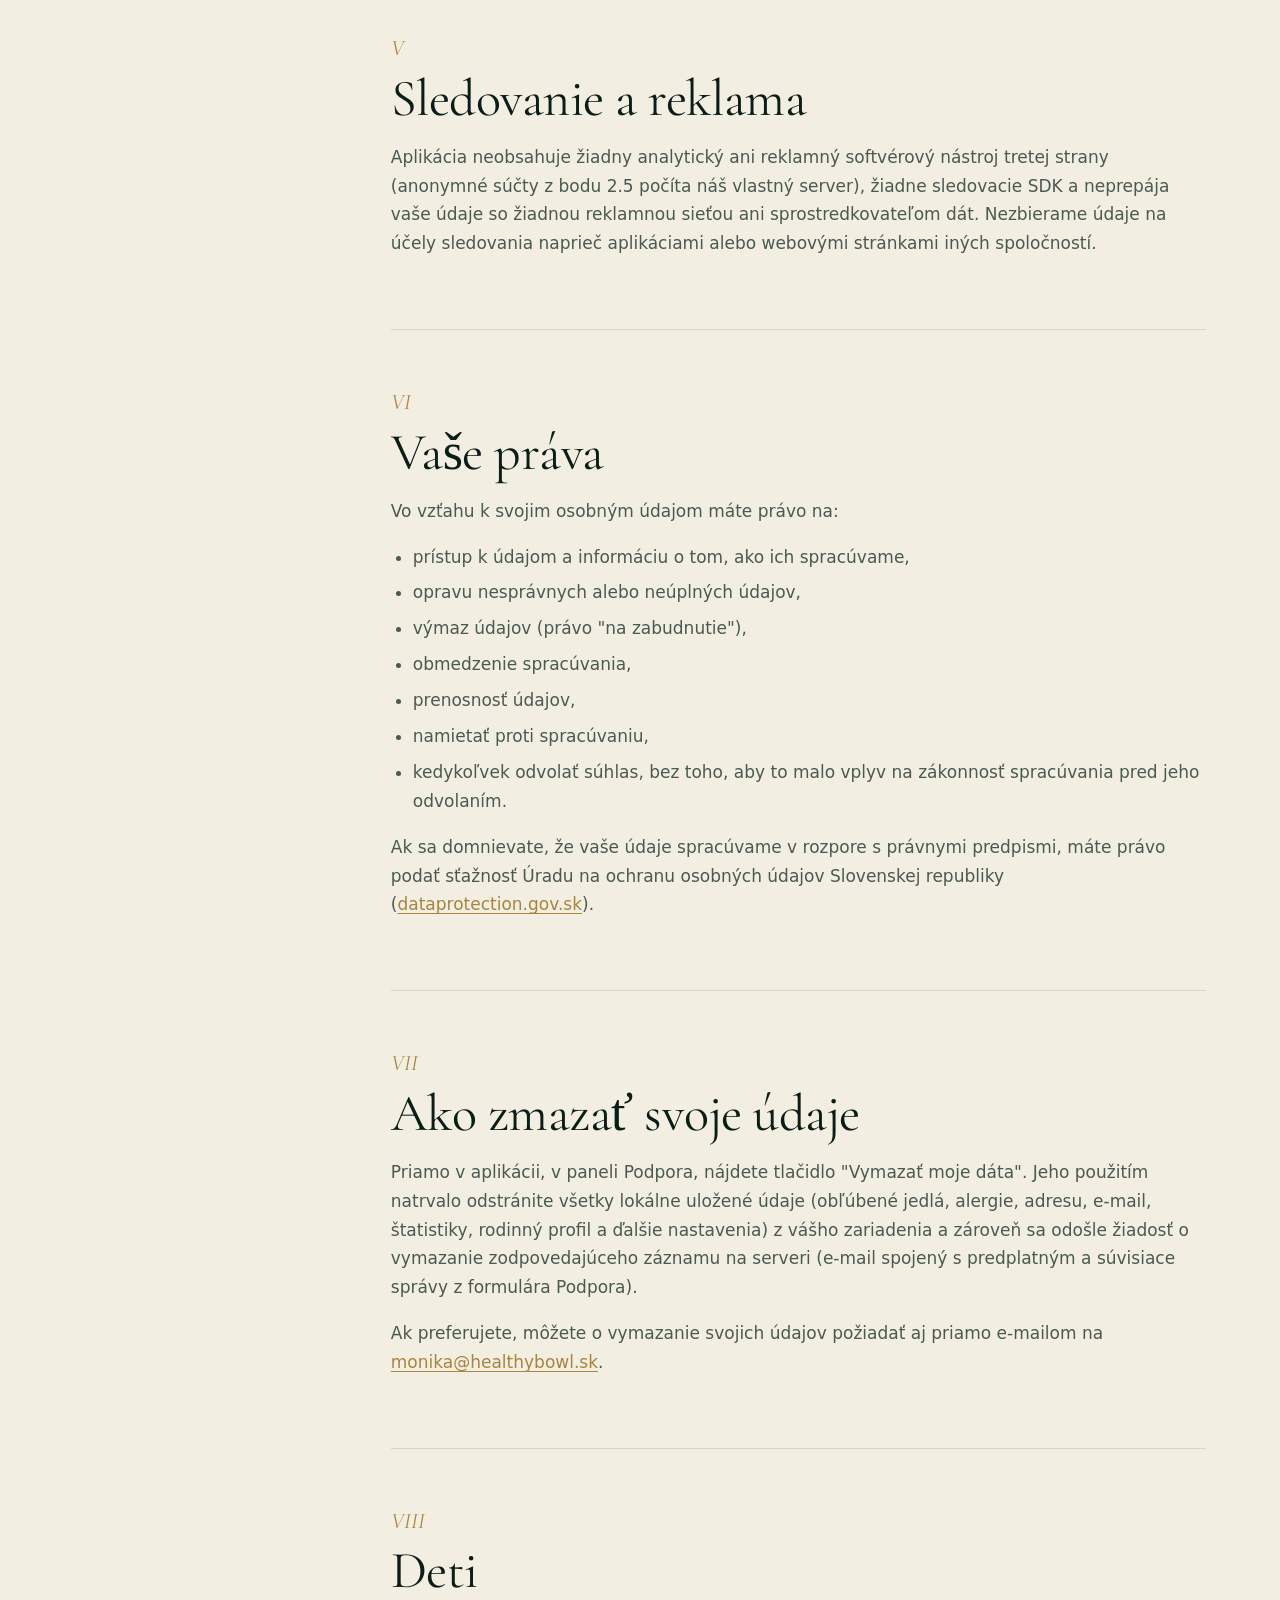
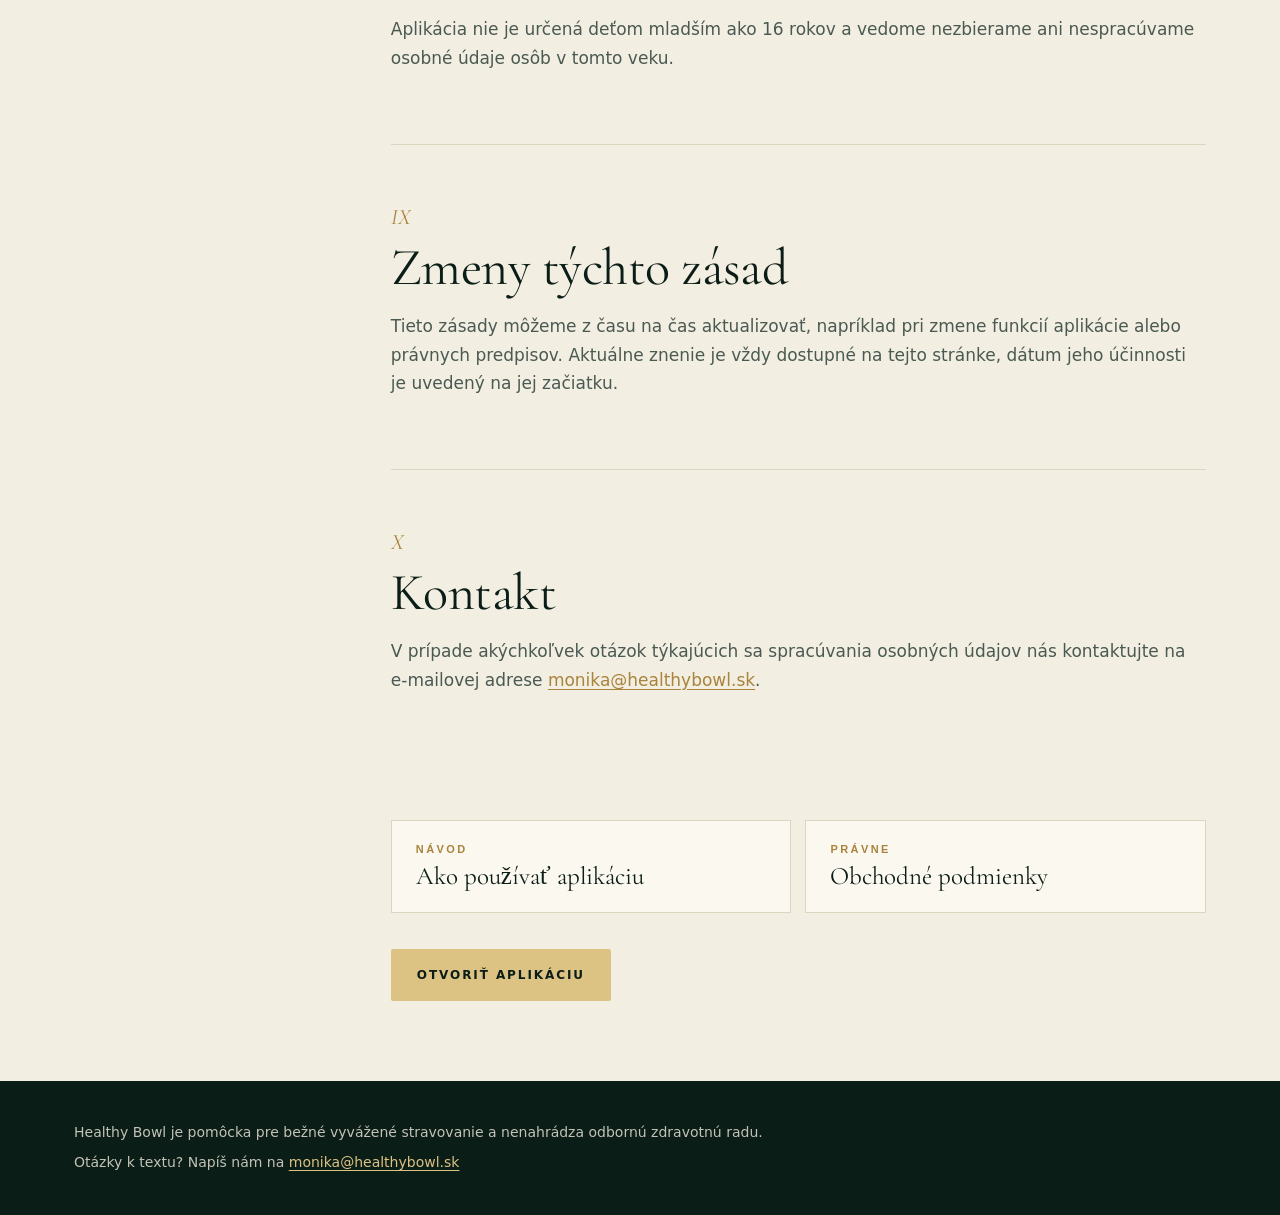
<file: ochrana-osobnych-udajov/index.html>
<!doctype html><html lang="sk"><head><meta charset="utf-8"><meta name="viewport" content="width=device-width,initial-scale=1">
<title>Ochrana osobných údajov | Healthy Bowl</title><meta name="description" content="Zásady ochrany osobných údajov aplikácie Healthy Bowl."><meta name="robots" content="index,follow">
<link rel="icon" href="../img/icon-192.png">
<link rel="preload" href="../fonts/Cormorant-normal-latin.woff2" as="font" type="font/woff2" crossorigin>
<style>@font-face{font-family:"Cormorant Garamond";font-style:normal;font-weight:300 700;font-display:swap;src:url("../fonts/Cormorant-normal-latin.woff2") format("woff2")}
@font-face{font-family:"Cormorant Garamond";font-style:italic;font-weight:300 700;font-display:swap;src:url("../fonts/Cormorant-italic-latin.woff2") format("woff2")}

:root{--canvas:#F3EEE2;--paper:#FBF8F0;--ink:#0B1D17;--ink2:#4A5A52;--gold:#A8843C;--gold2:#DCC283;--forest:#0B1D17;--line:#DDD5C0;--serif:"Cormorant Garamond",Georgia,serif}
@media(prefers-color-scheme:dark){:root{--canvas:#08130F;--paper:#0F1D17;--ink:#F1EBDA;--ink2:#A9B3AB;--gold:#DCC283;--line:#22332B}}
*{box-sizing:border-box}html{scroll-behavior:smooth}
body{margin:0;background:var(--canvas);color:var(--ink);font:17px/1.7 Inter,system-ui,sans-serif;-webkit-font-smoothing:antialiased}
a{color:var(--gold);text-underline-offset:3px}
.hd{background:var(--forest);color:#F6F1E4;padding:18px 0}
.hd .in{max-width:1180px;margin:0 auto;padding:0 24px;display:flex;justify-content:space-between;align-items:center;gap:16px}
.hd a{color:#F6F1E4;text-decoration:none;font-size:12px;font-weight:600;letter-spacing:.16em;text-transform:uppercase}
.hd .logo{font-family:var(--serif);font-size:26px;font-weight:500;letter-spacing:0;text-transform:none}
.hd .logo em{color:var(--gold2);font-weight:400}
.hd .r{display:flex;gap:22px;align-items:center}
.hero{background:radial-gradient(120% 140% at 100% 0%,#1D5B42,#0B1D17 62%);color:#F6F1E4;padding:clamp(54px,9vw,110px) 0 clamp(46px,7vw,84px)}
.hero .in{max-width:1180px;margin:0 auto;padding:0 24px}
.eb{font-size:11px;font-weight:600;letter-spacing:.26em;text-transform:uppercase;color:var(--gold2);display:flex;gap:14px;align-items:center;margin-bottom:18px}
.eb:before{content:"";width:34px;height:1px;background:var(--gold2)}
h1{font-family:var(--serif);font-weight:300;font-size:clamp(46px,8vw,92px);line-height:.98;letter-spacing:-.02em;margin:0 0 20px}
h1 em{font-style:italic;font-weight:400;color:var(--gold2)}
.lead{max-width:36em;font-size:clamp(17px,2vw,20px);color:rgba(246,241,228,.8);margin:0}
.wrap{max-width:1180px;margin:0 auto;padding:clamp(34px,6vw,72px) 24px 80px;display:grid;grid-template-columns:240px minmax(0,1fr);gap:clamp(28px,6vw,80px)}
.toc{position:sticky;top:24px;align-self:start}
.toc b{display:block;font-size:11px;letter-spacing:.24em;text-transform:uppercase;color:var(--gold);margin-bottom:14px}
.toc a{display:block;color:var(--ink2);text-decoration:none;font-size:14.5px;padding:7px 0 7px 14px;border-left:1px solid var(--line)}
.toc a:hover{color:var(--ink);border-left-color:var(--gold)}
article{min-width:0}
section{padding-bottom:clamp(30px,5vw,54px);margin-bottom:clamp(30px,5vw,54px);border-bottom:1px solid var(--line);scroll-margin-top:20px}
section:last-of-type{border-bottom:0}
.n{font-family:var(--serif);font-style:italic;font-size:22px;color:var(--gold);display:block;margin-bottom:4px}
h2{font-family:var(--serif);font-weight:400;font-size:clamp(34px,4.6vw,52px);line-height:1.02;margin:0 0 18px;letter-spacing:-.01em}
h3{font-size:12px;letter-spacing:.2em;text-transform:uppercase;font-weight:600;color:var(--gold);margin:28px 0 10px}
p,li{color:var(--ink2)}li{margin:7px 0}b{color:var(--ink);font-weight:600}
ul,ol{padding-left:22px}
details{border-top:1px solid var(--line);padding:6px 0}details:last-child{border-bottom:1px solid var(--line)}
summary{cursor:pointer;font-family:var(--serif);font-size:23px;color:var(--ink);padding:12px 36px 12px 0;list-style:none;position:relative}
summary::-webkit-details-marker{display:none}
summary:after{content:"+";position:absolute;right:4px;top:10px;font-family:Inter,sans-serif;font-size:22px;color:var(--gold)}
details[open] summary:after{content:"\2212"}
.cta{display:inline-block;margin-top:30px;padding:16px 26px;background:var(--gold2);color:#0B1D17;text-decoration:none;font-size:12px;font-weight:600;letter-spacing:.16em;text-transform:uppercase;border-radius:2px}
.shot{float:right;width:210px;margin:6px 0 18px 34px;shape-outside:margin-box}
.shot img{display:block;width:100%;height:auto;border-radius:26px;border:1px solid var(--line);box-shadow:0 22px 48px -18px rgba(11,29,23,.45)}
section:after{content:"";display:block;clear:both}
@media(max-width:700px){.shot{float:none;width:200px;margin:4px auto 22px}}
.ft{background:var(--forest);color:rgba(246,241,228,.75);padding:34px 0;font-size:14px}
.ft .in{max-width:1180px;margin:0 auto;padding:0 24px}.ft a{color:var(--gold2)}
@media(max-width:860px){.wrap{grid-template-columns:1fr}.toc{display:none}}
.toc a.act{color:var(--ink);border-left-color:var(--gold);font-weight:500}
.ft p{color:rgba(246,241,228,.78);margin:6px 0}
@media(max-width:860px){.toc{display:flex;position:sticky;top:0;z-index:20;overflow-x:auto;gap:8px;background:var(--canvas);margin:0 -24px;padding:10px 24px;border-bottom:1px solid var(--line);white-space:nowrap}.toc b{display:none}.toc a{border:1px solid var(--line);border-radius:99px;padding:6px 14px;flex:none;font-size:13px}.toc a.act{background:var(--forest);color:var(--gold2);border-color:var(--forest)}}
.prog{position:fixed;top:0;left:0;height:3px;width:0;background:var(--gold2);z-index:60}
.totop{position:fixed;right:18px;bottom:18px;width:46px;height:46px;border-radius:50%;background:var(--forest);color:var(--gold2);border:1px solid var(--gold);font-size:20px;cursor:pointer;opacity:0;pointer-events:none;transition:opacity .25s;z-index:40}
.totop.on{opacity:1;pointer-events:auto}
.rel{display:grid;grid-template-columns:repeat(2,1fr);gap:14px;margin:50px 0 6px}
.rel a{display:block;border:1px solid var(--line);background:var(--paper);padding:22px 24px;text-decoration:none;color:var(--ink);font-family:var(--serif);font-size:25px;line-height:1.1;transition:border-color .2s,transform .2s}
.rel a:hover{border-color:var(--gold);transform:translateY(-2px)}
.rel small{display:block;font:600 11px Inter,sans-serif;letter-spacing:.22em;text-transform:uppercase;color:var(--gold);margin-bottom:8px}
@media(max-width:560px){.rel{grid-template-columns:1fr}}

.lg{display:none}.lg.on{display:block}
.sw{display:inline-flex;border:1px solid rgba(246,241,228,.35);border-radius:2px;margin-top:26px}
.sw button{font:600 12px Inter,sans-serif;letter-spacing:.16em;text-transform:uppercase;color:#F6F1E4;background:transparent;border:0;padding:11px 20px;cursor:pointer}
.sw button[aria-pressed=true]{background:var(--gold2);color:#0B1D17}
.upd{font-size:12px;letter-spacing:.2em;text-transform:uppercase;color:var(--gold);margin:0 0 26px}
.box{background:var(--paper);border:1px solid var(--line);border-left:3px solid var(--gold);padding:16px 20px;margin:22px 0;font-size:15.5px;color:var(--ink2)}
article table{border-collapse:collapse;width:100%;font-size:15px;margin:16px 0}
article td,article th{border-bottom:1px solid var(--line);padding:9px 10px;text-align:left;vertical-align:top}
article th{font-size:11px;letter-spacing:.16em;text-transform:uppercase;color:var(--gold)}
h1{font-size:clamp(38px,6vw,70px)}
@media print{.hd,.toc,.sw,.ft,.cta{display:none}.hero{background:none;color:#000;padding:0}}
</style></head><body>
<header class="hd"><div class="in"><a class="logo" href="../">Healthy <em>Bowl</em></a><div class="r"><a href="../navod/" id="g">Návod</a><a href="../" id="b">Späť na web</a></div></div></header>
<div class="hero"><div class="in"><div class="eb" id="eb">Právne informácie</div><h1 id="h1"></h1>
<div class="sw" role="group" aria-label="Language / Jazyk"><button type="button" data-l="sk" aria-pressed="true">Slovensky</button><button type="button" data-l="en" aria-pressed="false">English</button></div></div></div>
<div class="wrap"><nav class="toc" id="toc" aria-label="Obsah"></nav>
<article><div class="lg on" id="sk" lang="sk"><div class="tocsrc" hidden><a href="#sk-s1">Kto je prevádzkovateľom</a><a href="#sk-s2">Aké údaje spracúvame a na akom základe</a><a href="#sk-s3">Doba uchovávania</a><a href="#sk-s4">Komu údaje sprístupňujeme</a><a href="#sk-s5">Sledovanie a reklama</a><a href="#sk-s6">Vaše práva</a><a href="#sk-s7">Ako zmazať svoje údaje</a><a href="#sk-s8">Deti</a><a href="#sk-s9">Zmeny týchto zásad</a><a href="#sk-s10">Kontakt</a></div><div class="hsrc" hidden>Zásady ochrany osobných údajov, aplikácia Healthy Bowl</div><p class="upd">Účinné od: 6. novembra 2026</p>
  
  

  <p>Tieto zásady vysvetľujú, aké osobné údaje spracúvame v súvislosti s používaním mobilnej aplikácie Healthy Bowl, na aký účel, na akom právnom základe a aké práva pri tom máte. Zásady sú spracované v súlade s Nariadením Európskeho parlamentu a Rady (EÚ) 2016/679 (GDPR) a so zákonom č. 18/2018 Z. z. o ochrane osobných údajov.</p>

  <section id="sk-s1"><span class="n">I</span><h2>Kto je prevádzkovateľom</h2>
  <p>Prevádzkovateľom osobných údajov spracúvaných v súvislosti s aplikáciou Healthy Bowl je Monika Brodňanová, so sídlom Tolstého 5, 811 06 Bratislava - mestská časť Staré Mesto, IČO: 57859213, zapísaná v Živnostenskom registri Okresného úradu Žiar nad Hronom, číslo živnostenského registra 680-28051 (ďalej len "prevádzkovateľ" alebo "my"). Vo veciach ochrany osobných údajov nás môžete kontaktovať e-mailom na adrese <a href="mailto:monika@healthybowl.sk">monika@healthybowl.sk</a>.</p>

  </section>
<section id="sk-s2"><span class="n">II</span><h2>Aké údaje spracúvame a na akom základe</h2>
  <p>Aplikácia rozlišuje dve skupiny údajov, podľa toho, kde sa uchovávajú. Toto rozlíšenie je pre ochranu vášho súkromia kľúčové.</p>

  <p><strong>2.1 Údaje, ktoré ostávajú výlučne vo vašom zariadení</strong></p>
  <p>Nasledujúce údaje sa ukladajú lokálne v pamäti vášho telefónu alebo počítača (v takzvanom localStorage) a aplikácia ich nikdy neposiela na žiadny server:</p>
  <ul>
    <li><strong>Alergie a stravovacie obmedzenia.</strong> Ide o osobitnú kategóriu údajov týkajúcich sa zdravia v zmysle čl. 9 GDPR. Zadávate ich priamo v aplikácii dobrovoľne a spracúvajú sa na základe vášho výslovného súhlasu (čl. 9 ods. 2 písm. a) GDPR), ktorý vyjadríte samotným zadaním údaja. Súhlas môžete kedykoľvek odvolať zmazaním nastavenia v aplikácii alebo funkciou opísanou v časti 7.</li>
    <li><strong>Adresa zadaná ako text.</strong> Ukladá sa lokálne a používa sa na určenie regiónu, podľa ktorého aplikácia prepočítava ceny surovín a vyberá obchody. Ak aplikácia nevie región určiť z vlastného zoznamu miest, odošle zadaný text na náš server (pozri bod 2.2).</li>
    <li>Obľúbené jedlá, história a štatistiky používania (napríklad séria po sebe nasledujúcich dní), rodinný profil (mená a nastavenia členov domácnosti, ak si ich v aplikácii vytvoríte), nastavenie jazyka, farebného motívu (svetlý/tmavý režim), regiónu a sezónnosti a nastavenie notifikácií.</li>
  </ul>
  <p>Právnym základom spracúvania týchto údajov je plnenie zmluvy, teda poskytnutie funkcií, o ktoré ste požiadali použitím aplikácie (čl. 6 ods. 1 písm. b) GDPR), pri alergiách navyše výslovný súhlas podľa čl. 9 GDPR.</p>
  <div class="box">Pripomíname, že aplikácia nie je zdravotnícka pomôcka a nenahrádza lekára ani odborníka na výživu. Poskytuje len všeobecné odporúčania podľa WHO. Pri potravinovej alergii si vždy sami overte zloženie konkrétnej suroviny, aplikácia nezaručuje stopercentnú presnosť alergénových údajov.</div>

  <p><strong>2.2 Údaje, ktoré sa posielajú na náš server</strong></p>
  <ul>
    <li><strong>Anonymný identifikátor účtu.</strong> Aplikácia si v zariadení vytvorí náhodný kód (bez mena, e-mailu či iných osobných údajov) a posiela ho serveru pri overovaní, či máte aktívne predplatné. Slúži len na to, aby server vedel priradiť stav predplatného k vášmu zariadeniu. Právny základ: plnenie zmluvy (čl. 6 ods. 1 písm. b) GDPR).</li>
<li><strong>E-mailová adresa pri odomknutí platenej verzie.</strong> Ukladáme ju spolu s dátumom platby a identifikátorom zákazníka v Stripe, aby sme vedeli overiť, že máte aktívny prístup k plateným funkciám. Právny základ: plnenie zmluvy (čl. 6 ods. 1 písm. b) GDPR).</li>
    <li><strong>Meno, e-mail a text správy</strong>, ak nám napíšete cez formulár Podpora priamo v aplikácii. Ukladáme ich, aby sme mohli vybaviť vašu žiadosť alebo odpovedať na otázku. Právny základ: plnenie žiadosti pred uzavretím zmluvy a oprávnený záujem na vybavení podpory (čl. 6 ods. 1 písm. b) a f) GDPR).</li>
    <li><strong>Adresa alebo mesto na určenie regiónu.</strong> Ak aplikácia nevie región určiť z vlastného zoznamu miest, odošle zadaný text (bez vášho mena, e-mailu či iného identifikátora) na náš server, ktorý sa spýta služby OpenStreetMap Nominatim (prevádzkuje OpenStreetMap Foundation, Spojené kráľovstvo) na krajinu. Server si uloží iba normalizovaný text dopytu a kód krajiny, aby sa tá istá obec nepýtala opakovane; tento záznam nie je prepojený s vašou osobou ani so zariadením. Právny základ: plnenie zmluvy (čl. 6 ods. 1 písm. b) GDPR). Ak nechcete, aby sa text odoslal, zadajte namiesto obce názov krajiny alebo väčšie mesto, ktoré aplikácia pozná, alebo pole nechajte prázdne (použije sa predvolený región).</li>
    <li><strong>IP adresa.</strong> Pri každej požiadavke na server sa IP adresa krátkodobo eviduje v pamäti servera výlučne na účel ochrany pred zneužitím (obmedzenie počtu požiadaviek za minútu z jednej adresy), táto evidencia sa priebežne premazáva a neukladá sa trvalo do súboru ani do databázy. Poskytovateľ hostingu, na ktorom server beží, môže IP adresu spracúvať vo vlastných prevádzkových záznamoch podľa svojich pravidiel (Render Services, Inc., dátové centrum vo Frankfurte, EÚ, <a href="https://render.com/privacy" rel="noopener">zásady ochrany údajov Render</a>).</li>
  </ul>

  <p><strong>2.3 Platby</strong></p>
  <p>Platbu za predplatné spracúva výlučne spoločnosť Stripe ako samostatný prevádzkovateľ, respektíve sprostredkovateľ platieb. Číslo platobnej karty ani iné platobné údaje aplikácia ani prevádzkovateľ nikdy nevidia ani neukladajú, zadávate ich priamo v platobnom rozhraní Stripe. Zásady ochrany osobných údajov spoločnosti Stripe nájdete na <a href="https://stripe.com/privacy" target="_blank" rel="noopener">stripe.com/privacy</a>.</p>

  <p><strong>2.4 Notifikácie</strong></p>
  <p>Aplikácia môže s vaším povolením zobrazovať lokálne pripomienky (napríklad dennú pripomienku). Tieto notifikácie sa plánujú a spúšťajú priamo vo vašom zariadení a neprechádzajú cez žiadny externý push server ani inú tretiu stranu.</p>

  <p><strong>2.5 Anonymná štatistika používania</strong></p>
  <p>Aby sme vedeli, koľko ľudí aplikáciu používa, server počíta anonymné súčty udalostí: prvé otvorenie aplikácie v zariadení, otvorenie aplikácie (najviac raz za deň) a pridanie aplikácie na plochu (na iPhone prvé spustenie z plochy), a to zvlášť pre webovú a nainštalovanú verziu. Zariadenie, ktoré aplikáciu používalo už pred zavedením štatistiky, sa započíta raz ako „existujúce“ (zistí sa z toho, že malo dokončený úvod v aplikácii). Posiela sa len typ udalosti a hrubé zaradenie operačného systému (iOS, Android alebo iné). Neukladáme IP adresu, identifikátor zariadenia, presný typ prehliadača ani žiadny osobný údaj a nič sa nedá priradiť ku konkrétnej osobe. Zariadenie si lokálne zapamätá len značku, že udalosť už bola započítaná (kľúče hb_stat_*), ktorú zmaže funkcia "Vymazať moje dáta". Ak máte v prehliadači zapnuté "Do Not Track", nič sa neodosiela. Právnym základom je náš oprávnený záujem na zlepšovaní služby (čl. 6 ods. 1 písm. f) GDPR); údaje sú agregované a nie sú osobnými údajmi.</p>

  </section>
<section id="sk-s3"><span class="n">III</span><h2>Doba uchovávania</h2>
  <ul>
    <li>Lokálne údaje v zariadení uchovávame dovtedy, kým ich sami nevymažete (funkciou "Vymazať moje dáta" v aplikácii) alebo kým aplikáciu neodinštalujete.</li>
    <li>E-mail spojený s predplatným uchovávame počas trvania predplatného a najviac 12 mesiacov po jeho ukončení (kvôli vybaveniu prípadných reklamácií a obnoveniu prístupu).</li>
    <li>Anonymné súčty používania (bod 2.5) sú agregované po dňoch a uchovávame ich najviac 2 roky.</li>
    <li>Správy z formulára Podpora uchovávame najviac 12 mesiacov od doručenia, potom sa mažú.</li>
    <li>Záznamy z určovania regiónu (normalizovaný text dopytu a kód krajiny, bez väzby na osobu) uchováva server najviac v počte 5 000 najnovších, staršie sa automaticky premazávajú.</li>
  </ul>

  </section>
<section id="sk-s4"><span class="n">IV</span><h2>Komu údaje sprístupňujeme</h2>
  <p>Vaše údaje sprístupňujeme len v nevyhnutnom rozsahu spoločnosti Stripe (spracovanie platby) a poskytovateľovi hostingu servera aplikácie (technické zabezpečenie chodu) (Render Services, Inc., EÚ). Pri určovaní regiónu z adresy sa zadaný text (bez identifikačných údajov) odošle aj službe OpenStreetMap Nominatim, ktorú prevádzkuje OpenStreetMap Foundation (<a href="https://osmfoundation.org/wiki/Privacy_Policy" target="_blank" rel="noopener">zásady ochrany údajov OSMF</a>). Nikomu inému údaje neposkytujeme, nepredávame ich a nepoužívame na reklamné účely tretích strán.</p>

  </section>
<section id="sk-s5"><span class="n">V</span><h2>Sledovanie a reklama</h2>
  <p>Aplikácia neobsahuje žiadny analytický ani reklamný softvérový nástroj tretej strany (anonymné súčty z bodu 2.5 počíta náš vlastný server), žiadne sledovacie SDK a neprepája vaše údaje so žiadnou reklamnou sieťou ani sprostredkovateľom dát. Nezbierame údaje na účely sledovania naprieč aplikáciami alebo webovými stránkami iných spoločností.</p>

  </section>
<section id="sk-s6"><span class="n">VI</span><h2>Vaše práva</h2>
  <p>Vo vzťahu k svojim osobným údajom máte právo na:</p>
  <ul>
    <li>prístup k údajom a informáciu o tom, ako ich spracúvame,</li>
    <li>opravu nesprávnych alebo neúplných údajov,</li>
    <li>výmaz údajov (právo "na zabudnutie"),</li>
    <li>obmedzenie spracúvania,</li>
    <li>prenosnosť údajov,</li>
    <li>namietať proti spracúvaniu,</li>
    <li>kedykoľvek odvolať súhlas, bez toho, aby to malo vplyv na zákonnosť spracúvania pred jeho odvolaním.</li>
  </ul>
  <p>Ak sa domnievate, že vaše údaje spracúvame v rozpore s právnymi predpismi, máte právo podať sťažnosť Úradu na ochranu osobných údajov Slovenskej republiky (<a href="https://dataprotection.gov.sk" target="_blank" rel="noopener">dataprotection.gov.sk</a>).</p>

  </section>
<section id="sk-s7"><span class="n">VII</span><h2>Ako zmazať svoje údaje</h2>
  <p>Priamo v aplikácii, v paneli Podpora, nájdete tlačidlo "Vymazať moje dáta". Jeho použitím natrvalo odstránite všetky lokálne uložené údaje (obľúbené jedlá, alergie, adresu, e-mail, štatistiky, rodinný profil a ďalšie nastavenia) z vášho zariadenia a zároveň sa odošle žiadosť o vymazanie zodpovedajúceho záznamu na serveri (e-mail spojený s predplatným a súvisiace správy z formulára Podpora).</p>
  <p>Ak preferujete, môžete o vymazanie svojich údajov požiadať aj priamo e-mailom na <a href="mailto:monika@healthybowl.sk">monika@healthybowl.sk</a>.</p>

  </section>
<section id="sk-s8"><span class="n">VIII</span><h2>Deti</h2>
  <p>Aplikácia nie je určená deťom mladším ako 16 rokov a vedome nezbierame ani nespracúvame osobné údaje osôb v tomto veku.</p>

  </section>
<section id="sk-s9"><span class="n">IX</span><h2>Zmeny týchto zásad</h2>
  <p>Tieto zásady môžeme z času na čas aktualizovať, napríklad pri zmene funkcií aplikácie alebo právnych predpisov. Aktuálne znenie je vždy dostupné na tejto stránke, dátum jeho účinnosti je uvedený na jej začiatku.</p>

  </section>
<section id="sk-s10"><span class="n">X</span><h2>Kontakt</h2>
  <p>V prípade akýchkoľvek otázok týkajúcich sa spracúvania osobných údajov nás kontaktujte na e-mailovej adrese <a href="mailto:monika@healthybowl.sk">monika@healthybowl.sk</a>.</p>
</section>
<div class="rel"><a href="../navod/"><small>Návod</small>Ako používať aplikáciu</a><a href="../obchodne-podmienky/"><small>Právne</small>Obchodné podmienky</a></div></div>
<div class="lg" id="en" lang="en"><div class="tocsrc" hidden><a href="#en-s1">Who is the data controller</a><a href="#en-s2">What data we process and on what basis</a><a href="#en-s3">Retention period</a><a href="#en-s4">Who we share data with</a><a href="#en-s5">Tracking and advertising</a><a href="#en-s6">Your rights</a><a href="#en-s7">How to delete your data</a><a href="#en-s8">Children</a><a href="#en-s9">Changes to this policy</a><a href="#en-s10">Contact</a></div><div class="hsrc" hidden>Privacy Policy, Healthy Bowl app</div><p class="upd">Effective from: 6 November 2026</p>
  
  

  <p>This policy explains what personal data we process in connection with your use of the Healthy Bowl mobile app, for what purpose, on what legal basis, and what rights you have. It is prepared in accordance with Regulation (EU) 2016/679 (GDPR) and applicable Slovak data protection law.</p>

  <section id="en-s1"><span class="n">I</span><h2>Who is the data controller</h2>
  <p>The controller of personal data processed in connection with the Healthy Bowl app is Monika Brodňanová, with registered address at Tolstého 5, 811 06 Bratislava - Staré Mesto district, company ID (IČO): 57859213, registered in the Trade Licensing Register of the District Office (Okresný úrad) Žiar nad Hronom, trade register number 680-28051 (referred to as "we" or "the controller"). For any data protection matters you can contact us by e-mail at <a href="mailto:monika@healthybowl.sk">monika@healthybowl.sk</a>.</p>

  </section>
<section id="en-s2"><span class="n">II</span><h2>What data we process and on what basis</h2>
  <p>The app distinguishes two groups of data, based on where they are stored. This distinction is essential for your privacy.</p>

  <p><strong>2.1 Data that stays exclusively on your device</strong></p>
  <p>The following data is stored locally on your phone or computer (in what is called localStorage) and is never sent by the app to any server:</p>
  <ul>
    <li><strong>Allergies and dietary restrictions.</strong> This is a special category of health-related data under Article 9 GDPR. You enter it directly in the app voluntarily, and it is processed on the basis of your explicit consent (Article 9(2)(a) GDPR), which you give by entering the data itself. You can withdraw this consent at any time by clearing the setting in the app or by using the function described in section 7.</li>
    <li><strong>Address entered as free text.</strong> Stored locally and used to determine the region for which the app calculates ingredient prices and selects stores. If the app cannot determine the region from its own list of cities, it sends the entered text to our server (see section 2.2).</li>
    <li>Favorite meals, usage history and statistics (for example, a streak of consecutive days), a family profile (names and settings of household members, if you create them in the app), your language and color theme (light/dark) settings, region and seasonality settings, and notification settings.</li>
  </ul>
  <p>The legal basis for processing this data is performance of a contract, meaning delivery of the features you requested by using the app (Article 6(1)(b) GDPR), and for allergies additionally your explicit consent under Article 9 GDPR.</p>
  <div class="box">Please note that the app is not a medical device and does not replace a doctor or nutrition professional. It provides only general recommendations based on WHO guidance. If you have a food allergy, always check the composition of a specific ingredient yourself, the app does not guarantee that allergen data is one hundred percent accurate.</div>

  <p><strong>2.2 Data that is sent to our server</strong></p>
  <ul>
    <li><strong>Anonymous account identifier.</strong> The app creates a random code on your device (with no name, e-mail or other personal data) and sends it to the server when checking whether your subscription is active. It is used only so the server can match the subscription status to your device. Legal basis: performance of a contract (Art. 6(1)(b) GDPR).</li>
<li><strong>E-mail address used to unlock the paid version.</strong> We store it together with the payment date and your Stripe customer identifier, so we can verify that you have active access to paid features. Legal basis: performance of a contract (Article 6(1)(b) GDPR).</li>
    <li><strong>Name, e-mail and message text</strong>, if you contact us through the Support form inside the app. We store this so we can handle your request or answer your question. Legal basis: pre-contractual request handling and legitimate interest in providing support (Article 6(1)(b) and (f) GDPR).</li>
    <li><strong>Address or city used to determine the region.</strong> If the app cannot determine the region from its own list of cities, it sends the entered text (without your name, e-mail or any other identifier) to our server, which asks the OpenStreetMap Nominatim service (operated by the OpenStreetMap Foundation, United Kingdom) for the country. The server stores only the normalised query text and the country code so that the same place is not looked up repeatedly; this record is not linked to you or your device. Legal basis: performance of the contract (Art. 6(1)(b) GDPR). If you do not want the text to be sent, enter a country name or a larger city the app knows instead of a village, or leave the field empty (the default region is used).</li>
    <li><strong>IP address.</strong> With every request to the server, the IP address is briefly recorded in the server's memory solely to protect against abuse (limiting the number of requests per minute from one address). This record is continuously cleared and is not permanently stored in a file or database. The hosting provider on which the server runs may process the IP address in its own operational logs according to its own policies (Render Services, Inc., data centre in Frankfurt, EU, <a href="https://render.com/privacy" rel="noopener">Render privacy policy</a>).</li>
  </ul>

  <p><strong>2.3 Payments</strong></p>
  <p>Subscription payments are processed exclusively by Stripe, acting as an independent controller or payment processor. Neither the app nor the controller ever sees or stores your card number or other payment details, you enter them directly in Stripe's payment interface. Stripe's privacy policy is available at <a href="https://stripe.com/privacy" target="_blank" rel="noopener">stripe.com/privacy</a>.</p>

  <p><strong>2.4 Notifications</strong></p>
  <p>With your permission, the app may show local reminders (for example, a daily reminder). These notifications are scheduled and triggered directly on your device and do not pass through any external push server or other third party.</p>

  <p><strong>2.5 Anonymous usage statistics</strong></p>
  <p>To know how many people use the app, our server counts anonymous event totals: the first opening of the app on a device, an app opening (at most once per day) and adding the app to the home screen (on iPhone, the first launch from the home screen), separately for the web and the installed version. A device that already used the app before the statistics were introduced is counted once as "existing" (determined from the fact that it had completed the in-app introduction). Only the event type and a rough operating system family (iOS, Android or other) are sent. We do not store an IP address, device identifier, exact browser type or any personal data, and nothing can be linked to a specific person. The device keeps only a local marker that the event has already been counted (keys hb_stat_*), which the "Delete my data" function removes. If "Do Not Track" is enabled in your browser, nothing is sent. The legal basis is our legitimate interest in improving the service (Art. 6(1)(f) GDPR); the data is aggregated and is not personal data.</p>

  </section>
<section id="en-s3"><span class="n">III</span><h2>Retention period</h2>
  <ul>
    <li>Local data on your device is kept until you delete it yourself (using the "Delete my data" function in the app) or until you uninstall the app.</li>
    <li>The e-mail linked to your subscription is kept for the duration of the subscription and for no more than 12 months after it ends (to handle possible complaints and restore access).</li>
    <li>Anonymous usage totals (2.5) are aggregated per day and kept for at most 2 years.</li>
    <li>Messages from the Support form are kept for no more than 12 months from receipt, after which they are deleted.</li>
    <li>Region lookup records (normalised query text and country code, not linked to a person) are kept by the server up to the 5,000 most recent entries; older ones are deleted automatically.</li>
  </ul>

  </section>
<section id="en-s4"><span class="n">IV</span><h2>Who we share data with</h2>
  <p>We share your data only to the extent necessary with Stripe (payment processing) and with the hosting provider of the app's server (technical operation) (Render Services, Inc., EU). When determining the region from an address, the entered text (without identifying data) is also sent to the OpenStreetMap Nominatim service operated by the OpenStreetMap Foundation (<a href="https://osmfoundation.org/wiki/Privacy_Policy" target="_blank" rel="noopener">OSMF privacy policy</a>). We do not share your data with anyone else, we do not sell it, and we do not use it for third-party advertising purposes.</p>

  </section>
<section id="en-s5"><span class="n">V</span><h2>Tracking and advertising</h2>
  <p>The app does not contain any third-party analytics or advertising tool (the anonymous totals described in 2.5 are counted by our own server), no tracking SDK, and does not link your data with any advertising network or data broker. We do not collect data for the purpose of tracking you across other companies' apps or websites.</p>

  </section>
<section id="en-s6"><span class="n">VI</span><h2>Your rights</h2>
  <p>With respect to your personal data, you have the right to:</p>
  <ul>
    <li>access your data and information about how we process it,</li>
    <li>correct inaccurate or incomplete data,</li>
    <li>erasure of your data ("the right to be forgotten"),</li>
    <li>restriction of processing,</li>
    <li>data portability,</li>
    <li>object to processing,</li>
    <li>withdraw your consent at any time, without affecting the lawfulness of processing before its withdrawal.</li>
  </ul>
  <p>If you believe that we are processing your data in violation of the law, you have the right to lodge a complaint with the Slovak Data Protection Authority (<a href="https://dataprotection.gov.sk" target="_blank" rel="noopener">dataprotection.gov.sk</a>).</p>

  </section>
<section id="en-s7"><span class="n">VII</span><h2>How to delete your data</h2>
  <p>Directly in the app, in the Support panel, you will find a "Delete my data" button. Using it permanently removes all locally stored data (favorite meals, allergies, address, e-mail, statistics, family profile and other settings) from your device, and also sends a request to delete the corresponding record on the server (the e-mail linked to your subscription and any related Support form messages).</p>
  <p>If you prefer, you can also request deletion of your data directly by e-mail at <a href="mailto:monika@healthybowl.sk">monika@healthybowl.sk</a>.</p>

  </section>
<section id="en-s8"><span class="n">VIII</span><h2>Children</h2>
  <p>The app is not intended for children under 16 years of age, and we do not knowingly collect or process personal data of persons of that age.</p>

  </section>
<section id="en-s9"><span class="n">IX</span><h2>Changes to this policy</h2>
  <p>We may update this policy from time to time, for example when app features or applicable law change. The current version is always available on this page, with its effective date shown at the top.</p>

  </section>
<section id="en-s10"><span class="n">X</span><h2>Contact</h2>
  <p>If you have any questions about how we process personal data, please contact us at <a href="mailto:monika@healthybowl.sk">monika@healthybowl.sk</a>.</p>
</section>
<div class="rel"><a href="../en/guide/"><small>User guide</small>How to use the app</a><a href="../obchodne-podmienky/#en"><small>Legal</small>Terms of service</a></div></div>
<a class="cta" id="cta" href="https://healthybowl-api.onrender.com/">Otvoriť aplikáciu</a></article></div>
<footer class="ft"><div class="in"><p id="ft1">Healthy Bowl je pomôcka pre bežné vyvážené stravovanie a nenahrádza odbornú zdravotnú radu.</p><p><span id="ft2">Otázky k textu? Napíš nám na</span> <a href="mailto:monika@healthybowl.sk">monika@healthybowl.sk</a></p></div></footer>
<script src="../assets/spy.js" defer></script>
<script>
(function(){
var T={"sk": {"eb": "Právne informácie", "back": "Späť na web", "open": "Otvoriť aplikáciu", "toc": "Obsah", "g": "Návod", "gh": "../navod/", "foot": "Healthy Bowl je pomôcka pre bežné vyvážené stravovanie a nenahrádza odbornú zdravotnú radu.", "contact": "Otázky k textu? Napíš nám na", "upd": "Účinné od", "title": "Ochrana osobných údajov | Healthy Bowl"}, "en": {"eb": "Legal information", "back": "Back to site", "open": "Open the app", "toc": "Contents", "g": "User guide", "gh": "../en/guide/", "foot": "Healthy Bowl is an aid for everyday balanced eating and does not replace professional health advice.", "contact": "Questions about this text? Write to", "upd": "Effective from", "title": "Privacy Policy | Healthy Bowl"}};
function set(l){
 var a=document.querySelectorAll('.lg'),i;for(i=0;i<a.length;i++)a[i].classList.toggle('on',a[i].id===l);
 var bs=document.querySelectorAll('.sw button');for(i=0;i<bs.length;i++)bs[i].setAttribute('aria-pressed',bs[i].dataset.l===l);
 var el=document.getElementById(l),t=T[l];
 document.getElementById('toc').innerHTML='<b>'+t.toc+'</b>'+el.querySelector('.tocsrc').innerHTML;
 document.getElementById('h1').textContent=el.querySelector('.hsrc').textContent;
 document.getElementById('eb').textContent=t.eb;document.getElementById('b').textContent=t.back;
 document.getElementById('g').textContent=t.g;document.getElementById('g').href=t.gh;
 document.getElementById('cta').textContent=t.open;document.getElementById('ft1').textContent=t.foot;document.getElementById('ft2').textContent=t.contact;
 document.documentElement.lang=l;document.title=t.title;
}
function fromHash(){var h=location.hash;return /^#en/.test(h)?'en':(/^#sk/.test(h)?'sk':null)}
var bs=document.querySelectorAll('.sw button');
for(var i=0;i<bs.length;i++)bs[i].addEventListener('click',function(){var l=this.dataset.l;history.replaceState(null,'','#'+l);set(l);window.scrollTo(0,0)});
window.addEventListener('hashchange',function(){var l=fromHash();if(l)set(l)});
set(fromHash()||'sk');
if(fromHash()){window.scrollTo(0,0);setTimeout(function(){window.scrollTo(0,0)},60)}
})();
</script>
<noscript><style>.lg{display:block!important}.sw{display:none}</style></noscript>
</body></html>
</file>
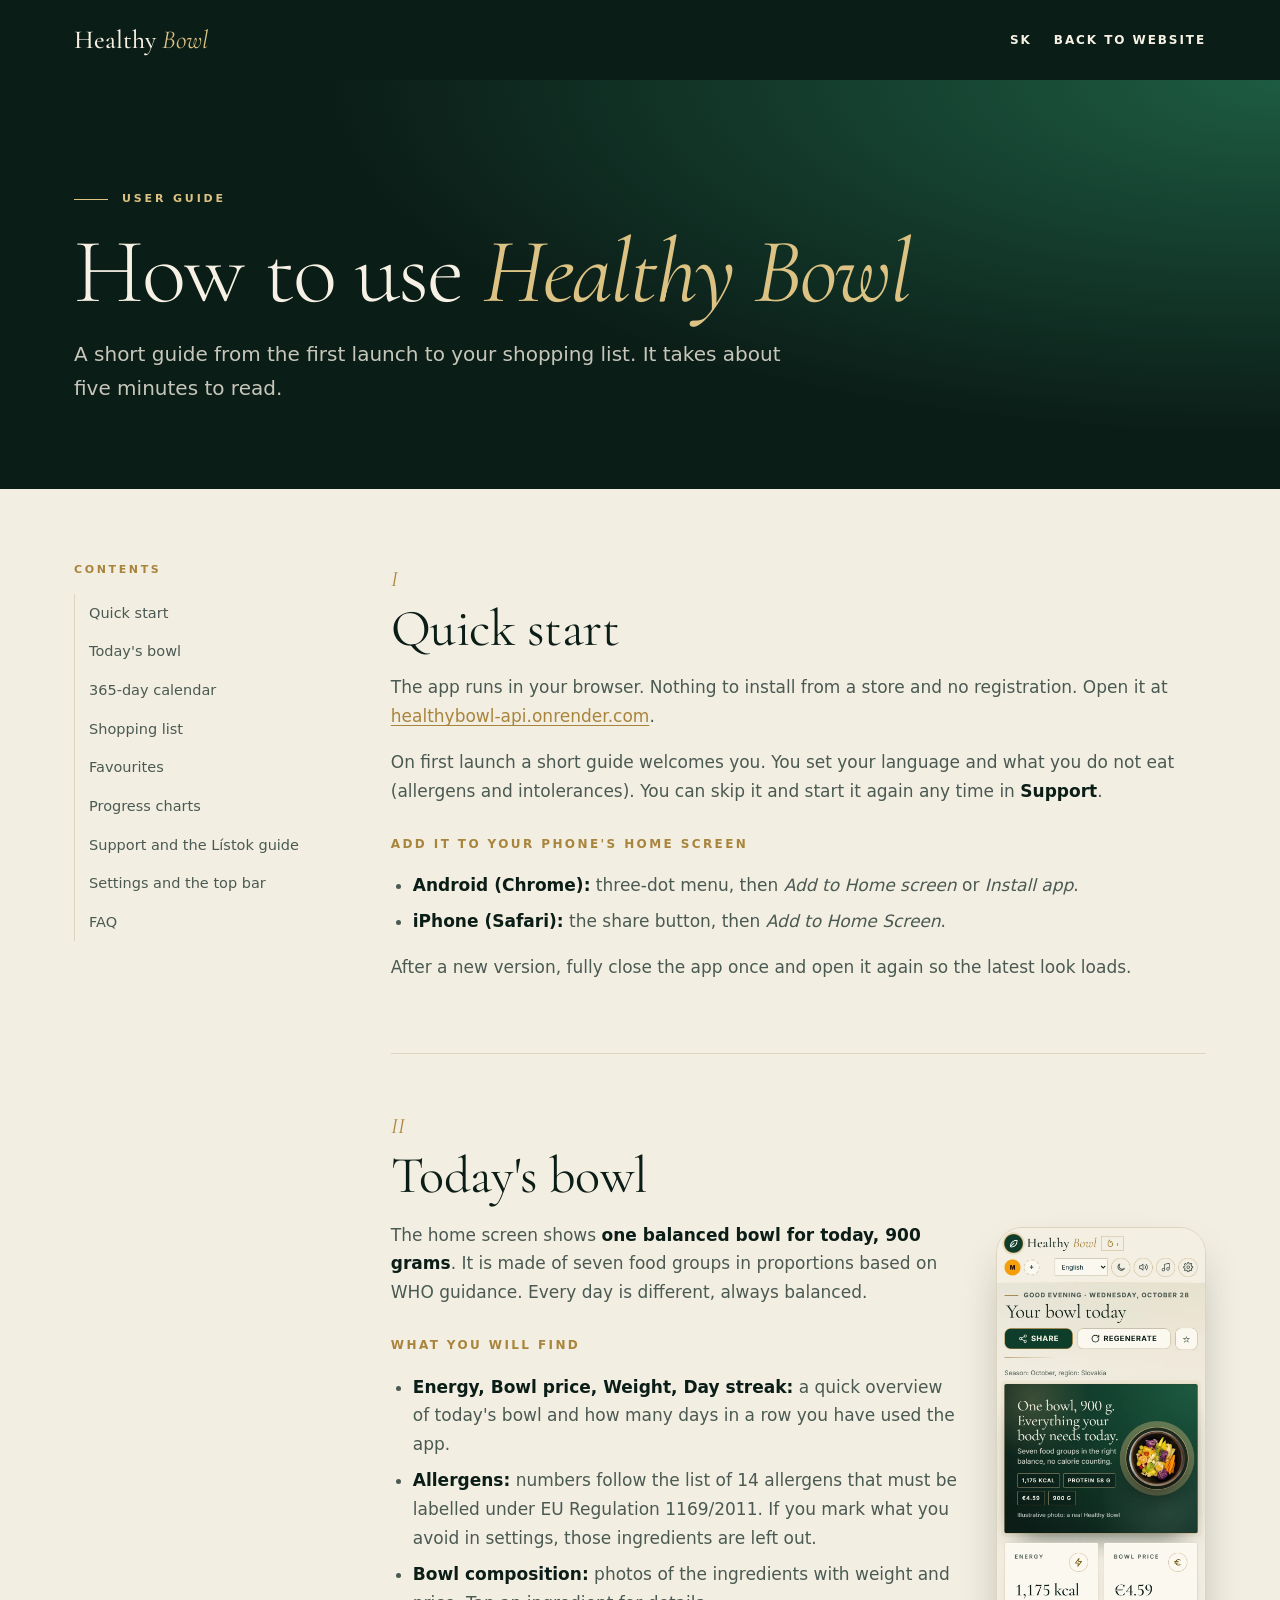
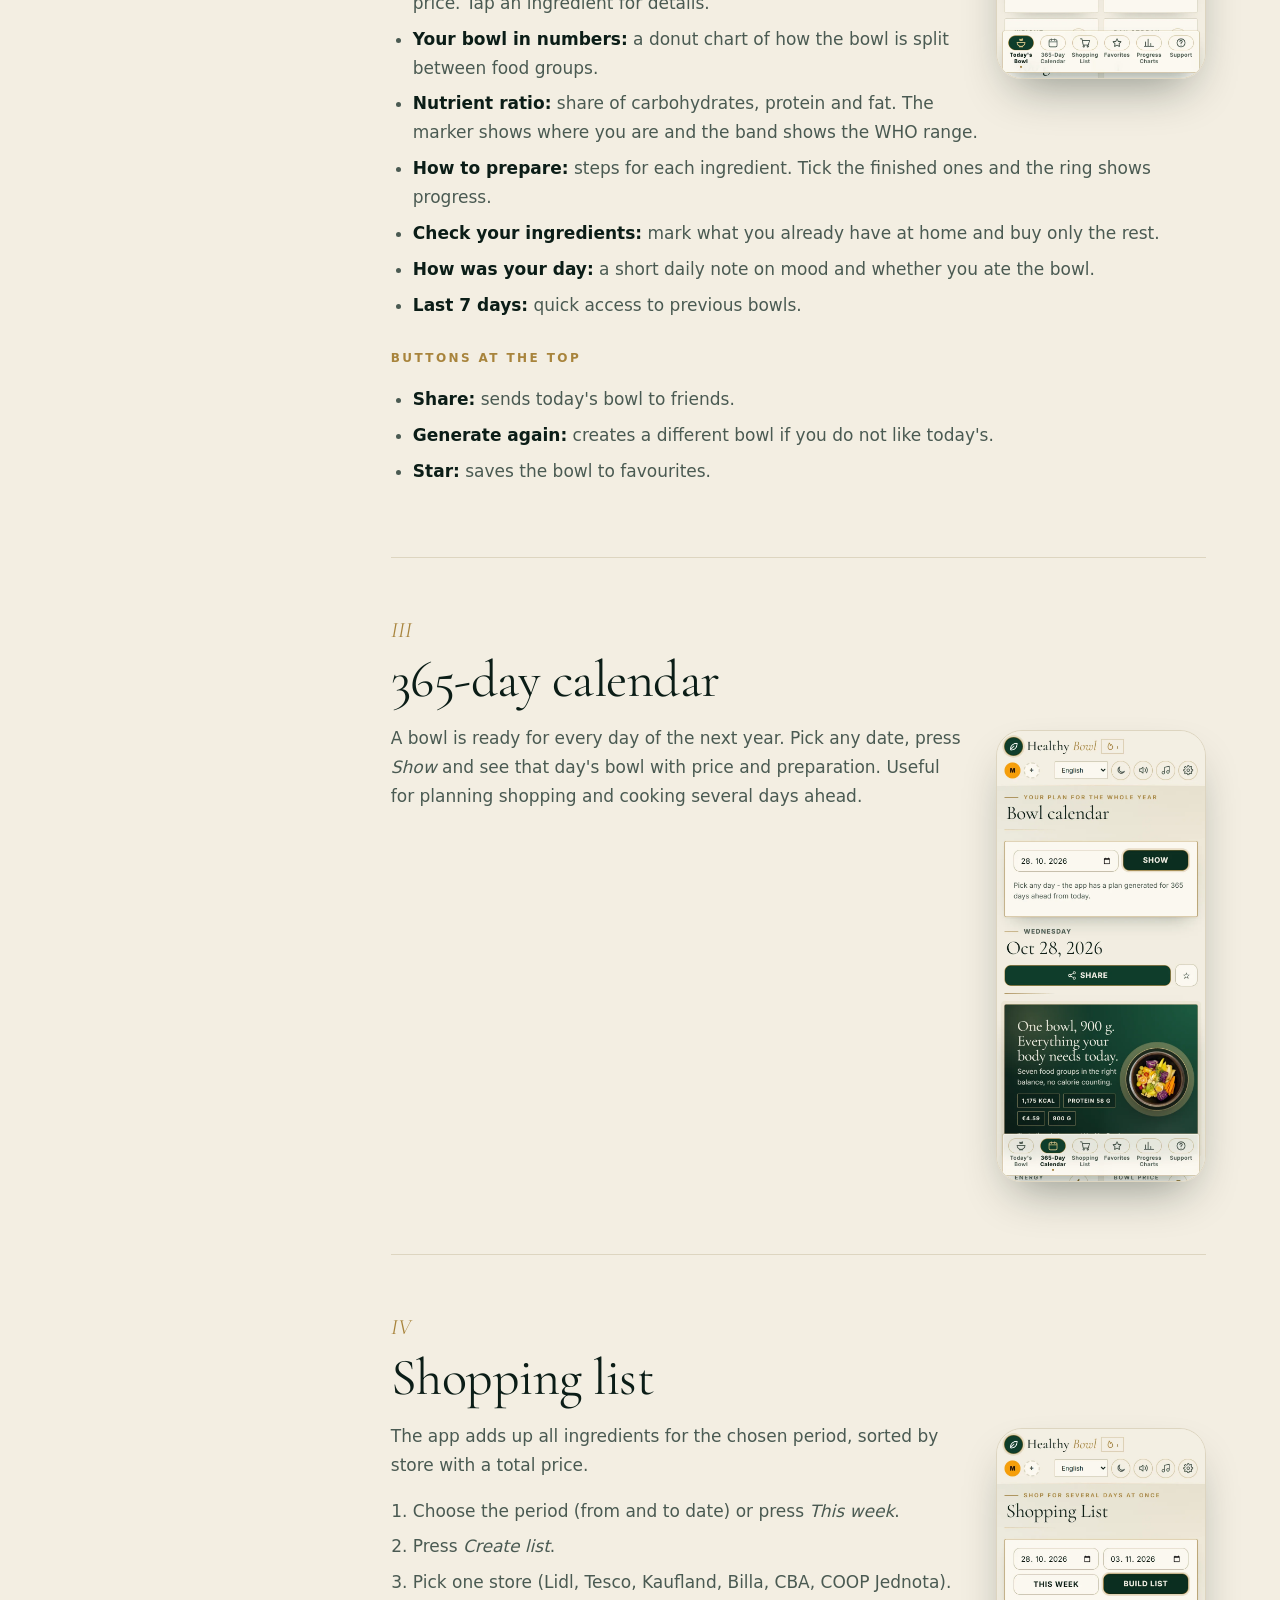
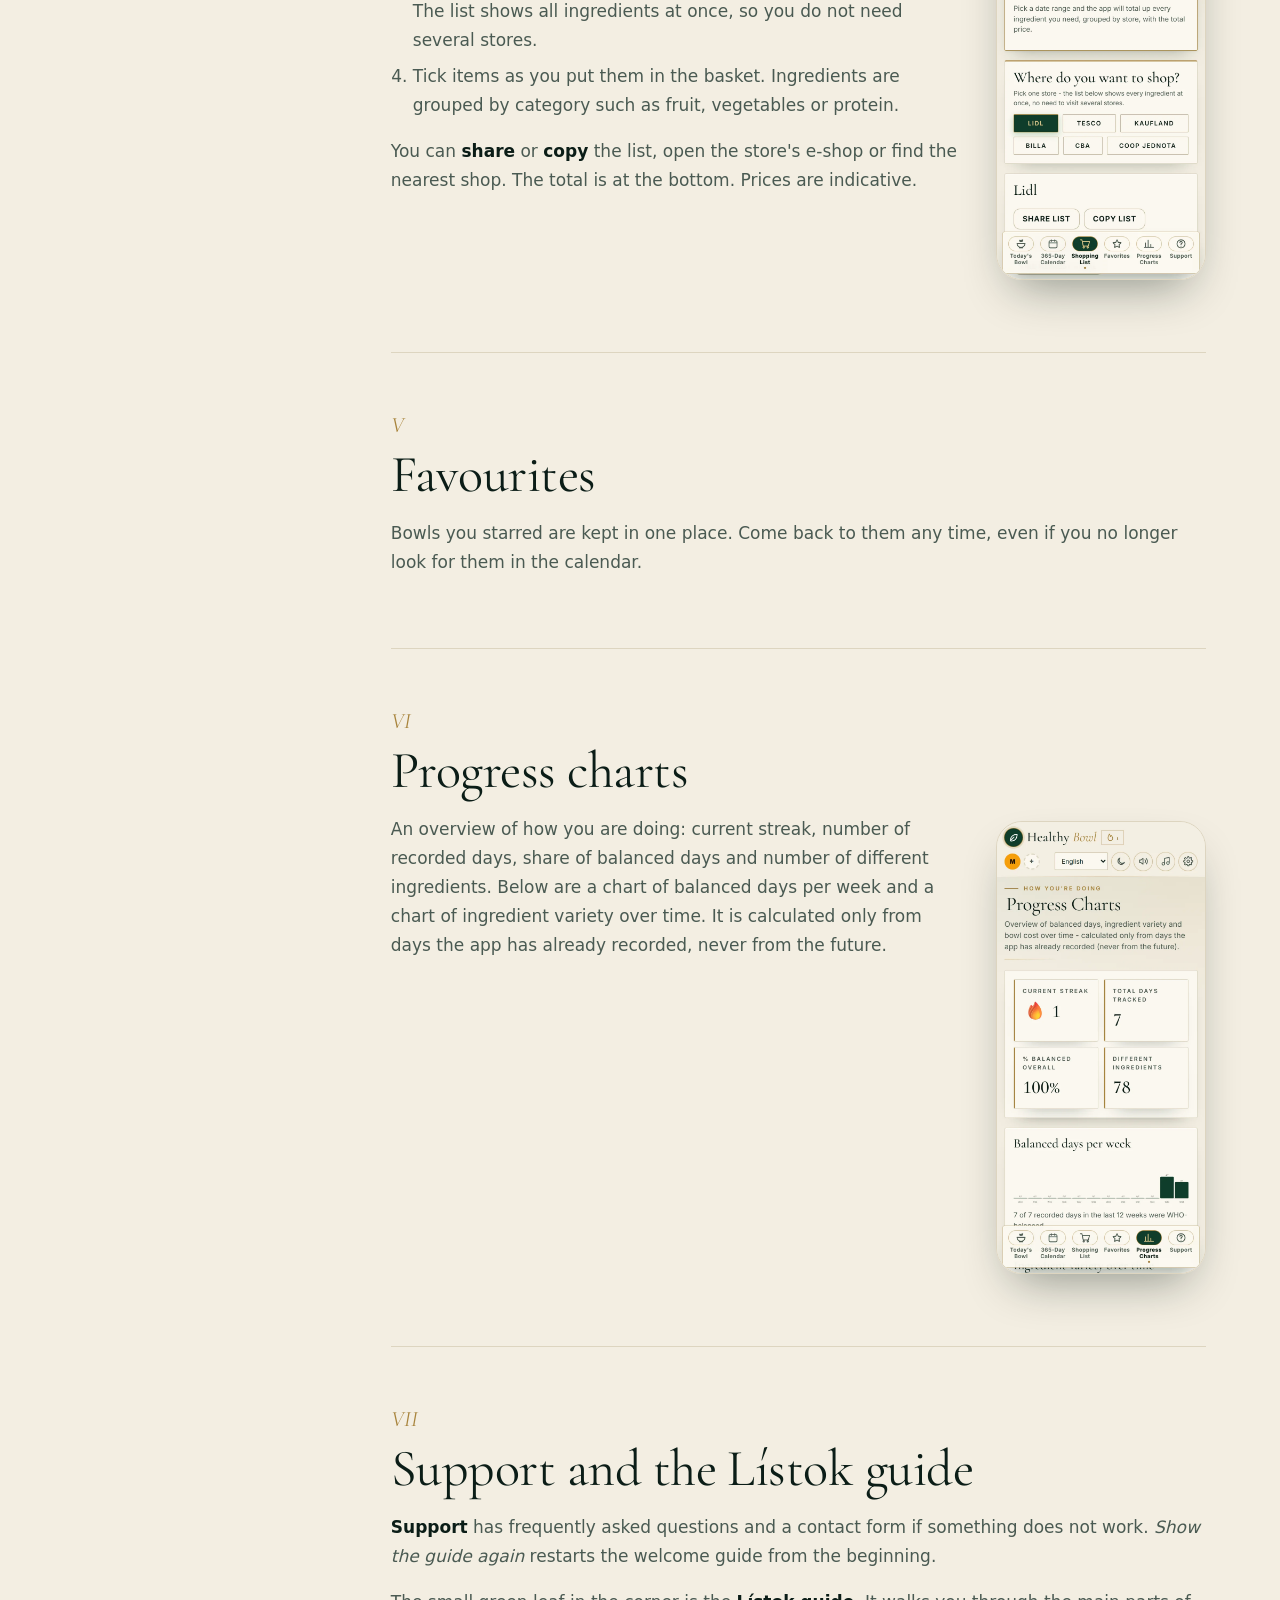
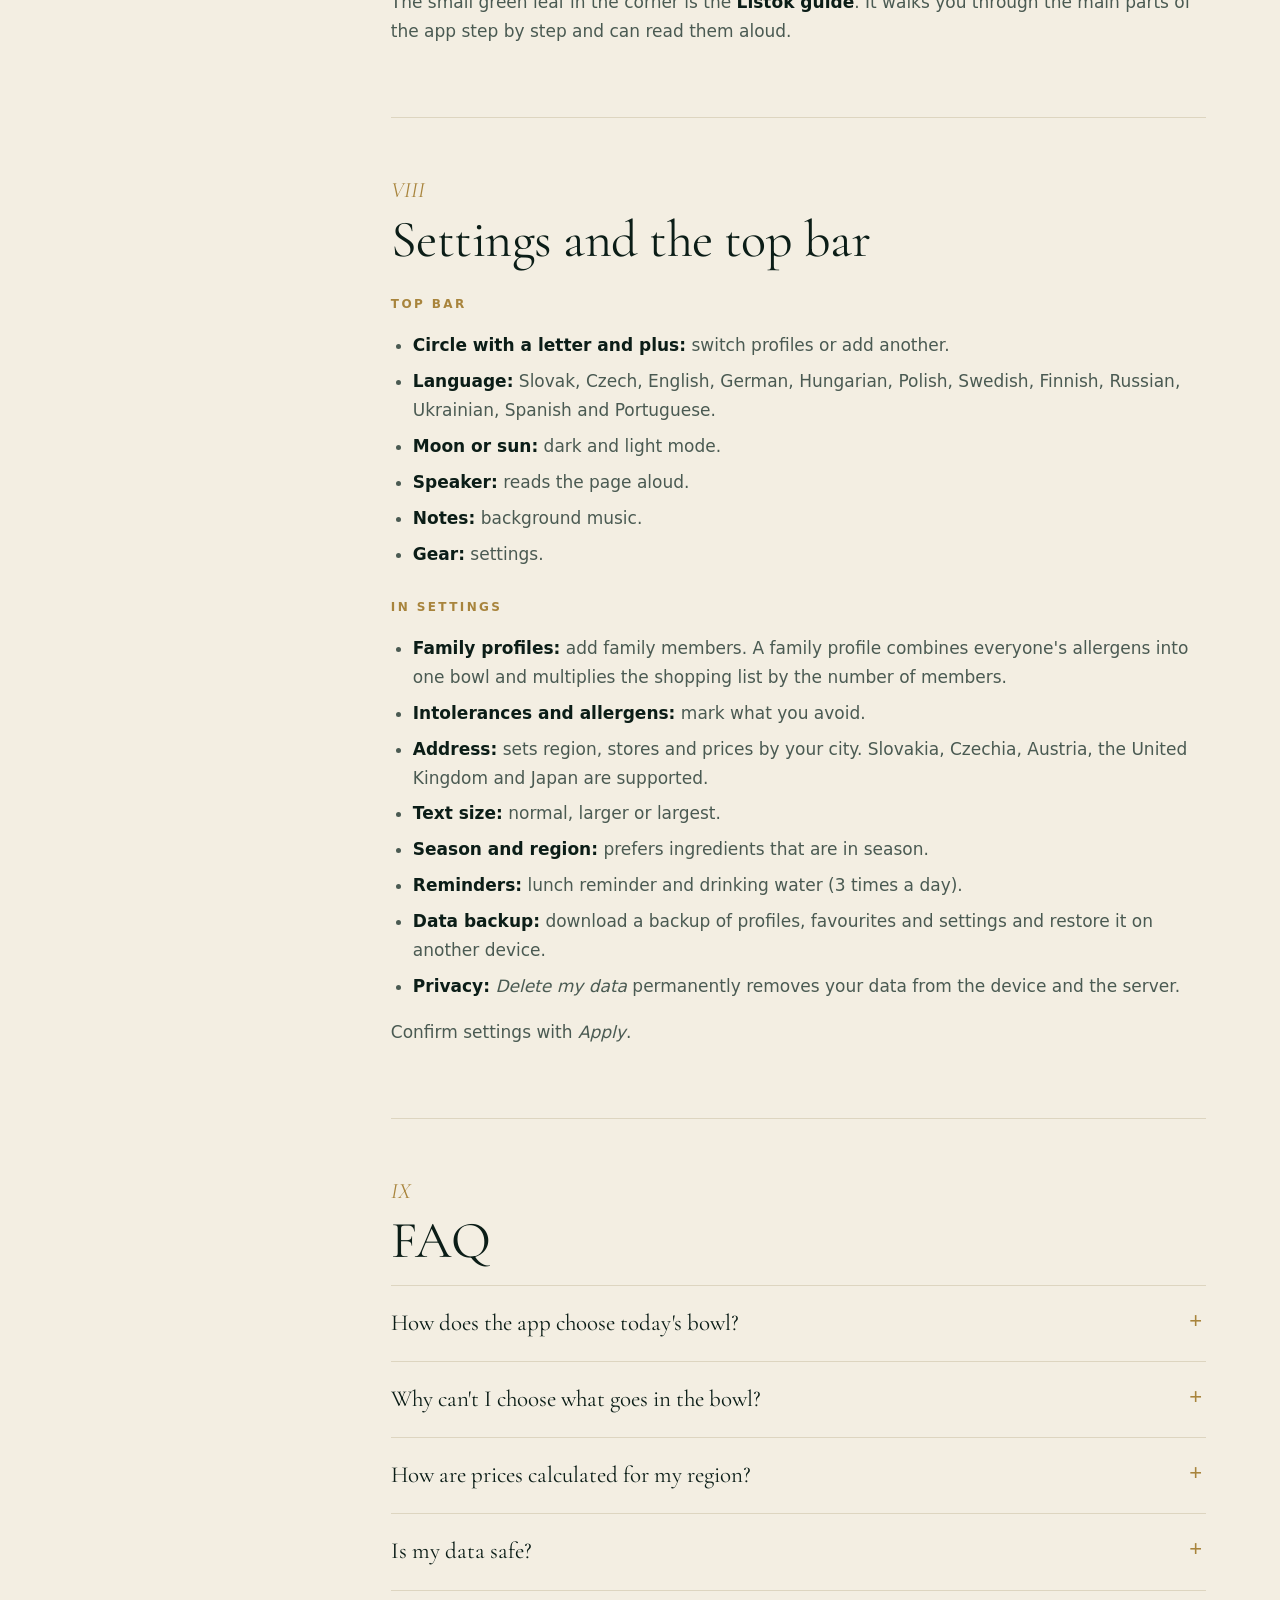
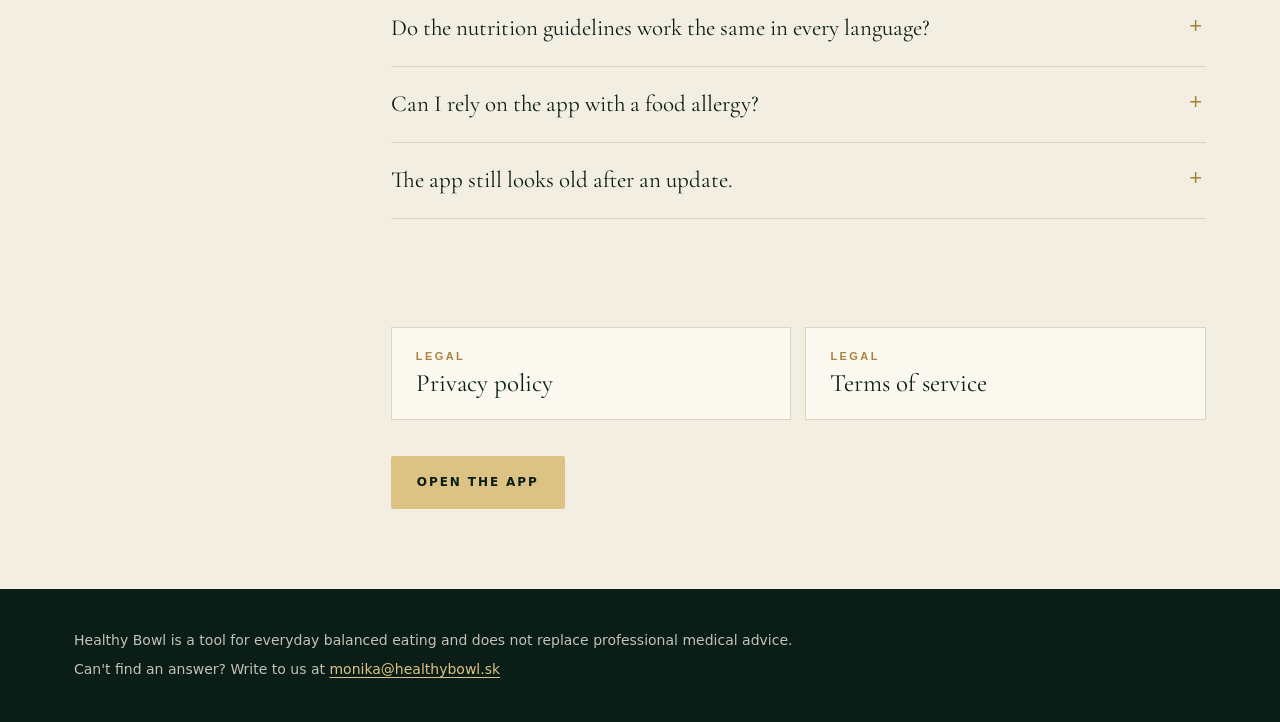
<file: en/guide/index.html>
<!doctype html><html lang="en"><head><meta charset="utf-8"><meta name="viewport" content="width=device-width,initial-scale=1">
<title>User guide | Healthy Bowl</title><meta name="description" content="How to use the Healthy Bowl app: today's bowl, calendar, shopping list, favourites, settings and FAQ."><meta name="robots" content="index,follow">
<link rel="icon" href="../../img/icon-192.png">
<link rel="preload" href="../../fonts/Cormorant-normal-latin.woff2" as="font" type="font/woff2" crossorigin>
<style>@font-face{font-family:"Cormorant Garamond";font-style:normal;font-weight:300 700;font-display:swap;src:url("../../fonts/Cormorant-normal-latin.woff2") format("woff2")}
@font-face{font-family:"Cormorant Garamond";font-style:italic;font-weight:300 700;font-display:swap;src:url("../../fonts/Cormorant-italic-latin.woff2") format("woff2")}

:root{--canvas:#F3EEE2;--paper:#FBF8F0;--ink:#0B1D17;--ink2:#4A5A52;--gold:#A8843C;--gold2:#DCC283;--forest:#0B1D17;--line:#DDD5C0;--serif:"Cormorant Garamond",Georgia,serif}
@media(prefers-color-scheme:dark){:root{--canvas:#08130F;--paper:#0F1D17;--ink:#F1EBDA;--ink2:#A9B3AB;--gold:#DCC283;--line:#22332B}}
*{box-sizing:border-box}html{scroll-behavior:smooth}
body{margin:0;background:var(--canvas);color:var(--ink);font:17px/1.7 Inter,system-ui,sans-serif;-webkit-font-smoothing:antialiased}
a{color:var(--gold);text-underline-offset:3px}
.hd{background:var(--forest);color:#F6F1E4;padding:18px 0}
.hd .in{max-width:1180px;margin:0 auto;padding:0 24px;display:flex;justify-content:space-between;align-items:center;gap:16px}
.hd a{color:#F6F1E4;text-decoration:none;font-size:12px;font-weight:600;letter-spacing:.16em;text-transform:uppercase}
.hd .logo{font-family:var(--serif);font-size:26px;font-weight:500;letter-spacing:0;text-transform:none}
.hd .logo em{color:var(--gold2);font-weight:400}
.hd .r{display:flex;gap:22px;align-items:center}
.hero{background:radial-gradient(120% 140% at 100% 0%,#1D5B42,#0B1D17 62%);color:#F6F1E4;padding:clamp(54px,9vw,110px) 0 clamp(46px,7vw,84px)}
.hero .in{max-width:1180px;margin:0 auto;padding:0 24px}
.eb{font-size:11px;font-weight:600;letter-spacing:.26em;text-transform:uppercase;color:var(--gold2);display:flex;gap:14px;align-items:center;margin-bottom:18px}
.eb:before{content:"";width:34px;height:1px;background:var(--gold2)}
h1{font-family:var(--serif);font-weight:300;font-size:clamp(46px,8vw,92px);line-height:.98;letter-spacing:-.02em;margin:0 0 20px}
h1 em{font-style:italic;font-weight:400;color:var(--gold2)}
.lead{max-width:36em;font-size:clamp(17px,2vw,20px);color:rgba(246,241,228,.8);margin:0}
.wrap{max-width:1180px;margin:0 auto;padding:clamp(34px,6vw,72px) 24px 80px;display:grid;grid-template-columns:240px minmax(0,1fr);gap:clamp(28px,6vw,80px)}
.toc{position:sticky;top:24px;align-self:start}
.toc b{display:block;font-size:11px;letter-spacing:.24em;text-transform:uppercase;color:var(--gold);margin-bottom:14px}
.toc a{display:block;color:var(--ink2);text-decoration:none;font-size:14.5px;padding:7px 0 7px 14px;border-left:1px solid var(--line)}
.toc a:hover{color:var(--ink);border-left-color:var(--gold)}
article{min-width:0}
section{padding-bottom:clamp(30px,5vw,54px);margin-bottom:clamp(30px,5vw,54px);border-bottom:1px solid var(--line);scroll-margin-top:20px}
section:last-of-type{border-bottom:0}
.n{font-family:var(--serif);font-style:italic;font-size:22px;color:var(--gold);display:block;margin-bottom:4px}
h2{font-family:var(--serif);font-weight:400;font-size:clamp(34px,4.6vw,52px);line-height:1.02;margin:0 0 18px;letter-spacing:-.01em}
h3{font-size:12px;letter-spacing:.2em;text-transform:uppercase;font-weight:600;color:var(--gold);margin:28px 0 10px}
p,li{color:var(--ink2)}li{margin:7px 0}b{color:var(--ink);font-weight:600}
ul,ol{padding-left:22px}
details{border-top:1px solid var(--line);padding:6px 0}details:last-child{border-bottom:1px solid var(--line)}
summary{cursor:pointer;font-family:var(--serif);font-size:23px;color:var(--ink);padding:12px 36px 12px 0;list-style:none;position:relative}
summary::-webkit-details-marker{display:none}
summary:after{content:"+";position:absolute;right:4px;top:10px;font-family:Inter,sans-serif;font-size:22px;color:var(--gold)}
details[open] summary:after{content:"\2212"}
.cta{display:inline-block;margin-top:30px;padding:16px 26px;background:var(--gold2);color:#0B1D17;text-decoration:none;font-size:12px;font-weight:600;letter-spacing:.16em;text-transform:uppercase;border-radius:2px}
.shot{float:right;width:210px;margin:6px 0 18px 34px;shape-outside:margin-box}
.shot img{display:block;width:100%;height:auto;border-radius:26px;border:1px solid var(--line);box-shadow:0 22px 48px -18px rgba(11,29,23,.45)}
section:after{content:"";display:block;clear:both}
@media(max-width:700px){.shot{float:none;width:200px;margin:4px auto 22px}}
.ft{background:var(--forest);color:rgba(246,241,228,.75);padding:34px 0;font-size:14px}
.ft .in{max-width:1180px;margin:0 auto;padding:0 24px}.ft a{color:var(--gold2)}
@media(max-width:860px){.wrap{grid-template-columns:1fr}.toc{display:none}}
.toc a.act{color:var(--ink);border-left-color:var(--gold);font-weight:500}
.ft p{color:rgba(246,241,228,.78);margin:6px 0}
@media(max-width:860px){.toc{display:flex;position:sticky;top:0;z-index:20;overflow-x:auto;gap:8px;background:var(--canvas);margin:0 -24px;padding:10px 24px;border-bottom:1px solid var(--line);white-space:nowrap}.toc b{display:none}.toc a{border:1px solid var(--line);border-radius:99px;padding:6px 14px;flex:none;font-size:13px}.toc a.act{background:var(--forest);color:var(--gold2);border-color:var(--forest)}}
.prog{position:fixed;top:0;left:0;height:3px;width:0;background:var(--gold2);z-index:60}
.totop{position:fixed;right:18px;bottom:18px;width:46px;height:46px;border-radius:50%;background:var(--forest);color:var(--gold2);border:1px solid var(--gold);font-size:20px;cursor:pointer;opacity:0;pointer-events:none;transition:opacity .25s;z-index:40}
.totop.on{opacity:1;pointer-events:auto}
.rel{display:grid;grid-template-columns:repeat(2,1fr);gap:14px;margin:50px 0 6px}
.rel a{display:block;border:1px solid var(--line);background:var(--paper);padding:22px 24px;text-decoration:none;color:var(--ink);font-family:var(--serif);font-size:25px;line-height:1.1;transition:border-color .2s,transform .2s}
.rel a:hover{border-color:var(--gold);transform:translateY(-2px)}
.rel small{display:block;font:600 11px Inter,sans-serif;letter-spacing:.22em;text-transform:uppercase;color:var(--gold);margin-bottom:8px}
@media(max-width:560px){.rel{grid-template-columns:1fr}}
</style></head><body>
<header class="hd"><div class="in"><a class="logo" href="../../">Healthy <em>Bowl</em></a><div class="r"><a href="../../navod/">SK</a><a href="../../">Back to website</a></div></div></header>
<div class="hero"><div class="in"><div class="eb">User guide</div><h1>How to use <em>Healthy Bowl</em></h1><p class="lead">A short guide from the first launch to your shopping list. It takes about five minutes to read.</p></div></div>
<div class="wrap"><nav class="toc" aria-label="Contents"><b>Contents</b><a href="#start">Quick start</a><a href="#today">Today&#x27;s bowl</a><a href="#calendar">365-day calendar</a><a href="#shopping">Shopping list</a><a href="#favourites">Favourites</a><a href="#progress">Progress charts</a><a href="#support">Support and the Lístok guide</a><a href="#settings">Settings and the top bar</a><a href="#faq">FAQ</a></nav>
<article><section id="start"><span class="n">I</span><h2>Quick start</h2>
<p>The app runs in your browser. Nothing to install from a store and no registration. Open it at <a href="https://healthybowl-api.onrender.com/">healthybowl-api.onrender.com</a>.</p>
<p>On first launch a short guide welcomes you. You set your language and what you do not eat (allergens and intolerances). You can skip it and start it again any time in <b>Support</b>.</p>
<h3>Add it to your phone's home screen</h3>
<ul>
<li><b>Android (Chrome):</b> three-dot menu, then <i>Add to Home screen</i> or <i>Install app</i>.</li>
<li><b>iPhone (Safari):</b> the share button, then <i>Add to Home Screen</i>.</li>
</ul>
<p>After a new version, fully close the app once and open it again so the latest look loads.</p></section>
<section id="today"><span class="n">II</span><h2>Today&#x27;s bowl</h2><figure class="shot"><img src="../../img/app/en_light_today.webp" width="780" height="1688" loading="lazy" alt="Today&#x27;s bowl"></figure>
<p>The home screen shows <b>one balanced bowl for today, 900 grams</b>. It is made of seven food groups in proportions based on WHO guidance. Every day is different, always balanced.</p>
<h3>What you will find</h3>
<ul>
<li><b>Energy, Bowl price, Weight, Day streak:</b> a quick overview of today's bowl and how many days in a row you have used the app.</li>
<li><b>Allergens:</b> numbers follow the list of 14 allergens that must be labelled under EU Regulation 1169/2011. If you mark what you avoid in settings, those ingredients are left out.</li>
<li><b>Bowl composition:</b> photos of the ingredients with weight and price. Tap an ingredient for details.</li>
<li><b>Your bowl in numbers:</b> a donut chart of how the bowl is split between food groups.</li>
<li><b>Nutrient ratio:</b> share of carbohydrates, protein and fat. The marker shows where you are and the band shows the WHO range.</li>
<li><b>How to prepare:</b> steps for each ingredient. Tick the finished ones and the ring shows progress.</li>
<li><b>Check your ingredients:</b> mark what you already have at home and buy only the rest.</li>
<li><b>How was your day:</b> a short daily note on mood and whether you ate the bowl.</li>
<li><b>Last 7 days:</b> quick access to previous bowls.</li>
</ul>
<h3>Buttons at the top</h3>
<ul>
<li><b>Share:</b> sends today's bowl to friends.</li>
<li><b>Generate again:</b> creates a different bowl if you do not like today's.</li>
<li><b>Star:</b> saves the bowl to favourites.</li>
</ul></section>
<section id="calendar"><span class="n">III</span><h2>365-day calendar</h2><figure class="shot"><img src="../../img/app/en_light_calendar.webp" width="780" height="1688" loading="lazy" alt="365-day calendar"></figure>
<p>A bowl is ready for every day of the next year. Pick any date, press <i>Show</i> and see that day's bowl with price and preparation. Useful for planning shopping and cooking several days ahead.</p></section>
<section id="shopping"><span class="n">IV</span><h2>Shopping list</h2><figure class="shot"><img src="../../img/app/en_light_shopping.webp" width="780" height="1688" loading="lazy" alt="Shopping list"></figure>
<p>The app adds up all ingredients for the chosen period, sorted by store with a total price.</p>
<ol>
<li>Choose the period (from and to date) or press <i>This week</i>.</li>
<li>Press <i>Create list</i>.</li>
<li>Pick one store (Lidl, Tesco, Kaufland, Billa, CBA, COOP Jednota). The list shows all ingredients at once, so you do not need several stores.</li>
<li>Tick items as you put them in the basket. Ingredients are grouped by category such as fruit, vegetables or protein.</li>
</ol>
<p>You can <b>share</b> or <b>copy</b> the list, open the store's e-shop or find the nearest shop. The total is at the bottom. Prices are indicative.</p></section>
<section id="favourites"><span class="n">V</span><h2>Favourites</h2>
<p>Bowls you starred are kept in one place. Come back to them any time, even if you no longer look for them in the calendar.</p></section>
<section id="progress"><span class="n">VI</span><h2>Progress charts</h2><figure class="shot"><img src="../../img/app/en_light_progress.webp" width="780" height="1688" loading="lazy" alt="Progress charts"></figure>
<p>An overview of how you are doing: current streak, number of recorded days, share of balanced days and number of different ingredients. Below are a chart of balanced days per week and a chart of ingredient variety over time. It is calculated only from days the app has already recorded, never from the future.</p></section>
<section id="support"><span class="n">VII</span><h2>Support and the Lístok guide</h2>
<p><b>Support</b> has frequently asked questions and a contact form if something does not work. <i>Show the guide again</i> restarts the welcome guide from the beginning.</p>
<p>The small green leaf in the corner is the <b>Lístok guide</b>. It walks you through the main parts of the app step by step and can read them aloud.</p></section>
<section id="settings"><span class="n">VIII</span><h2>Settings and the top bar</h2>
<h3>Top bar</h3>
<ul>
<li><b>Circle with a letter and plus:</b> switch profiles or add another.</li>
<li><b>Language:</b> Slovak, Czech, English, German, Hungarian, Polish, Swedish, Finnish, Russian, Ukrainian, Spanish and Portuguese.</li>
<li><b>Moon or sun:</b> dark and light mode.</li>
<li><b>Speaker:</b> reads the page aloud.</li>
<li><b>Notes:</b> background music.</li>
<li><b>Gear:</b> settings.</li>
</ul>
<h3>In settings</h3>
<ul>
<li><b>Family profiles:</b> add family members. A family profile combines everyone's allergens into one bowl and multiplies the shopping list by the number of members.</li>
<li><b>Intolerances and allergens:</b> mark what you avoid.</li>
<li><b>Address:</b> sets region, stores and prices by your city. Slovakia, Czechia, Austria, the United Kingdom and Japan are supported.</li>
<li><b>Text size:</b> normal, larger or largest.</li>
<li><b>Season and region:</b> prefers ingredients that are in season.</li>
<li><b>Reminders:</b> lunch reminder and drinking water (3 times a day).</li>
<li><b>Data backup:</b> download a backup of profiles, favourites and settings and restore it on another device.</li>
<li><b>Privacy:</b> <i>Delete my data</i> permanently removes your data from the device and the server.</li>
</ul>
<p>Confirm settings with <i>Apply</i>.</p></section>
<section id="faq"><span class="n">IX</span><h2>FAQ</h2>
<details><summary>How does the app choose today's bowl?</summary><p>It follows WHO ranges for protein, fat and carbohydrates. It does not repeat an ingredient within its category until all the others have been used. So every day is different but always balanced.</p></details>
<details><summary>Why can't I choose what goes in the bowl?</summary><p>The app deliberately enforces variety instead of choosing by taste. Food is first of all nutrition for the body. If a bowl does not suit you, use <i>Generate again</i>.</p></details>
<details><summary>How are prices calculated for my region?</summary><p>The app knows common stores and prices in Slovakia, Czechia, Austria, the United Kingdom and Japan. It converts the price by the address you set. Prices are indicative.</p></details>
<details><summary>Is my data safe?</summary><p>The app stores only what you enter (allergies, address as text, possibly an e-mail) and does not share it with third parties. You can delete everything in settings at any time. Details are in the <a href="../../ochrana-osobnych-udajov/">privacy policy</a> (Slovak).</p></details>
<details><summary>Do the nutrition guidelines work the same in every language?</summary><p>Yes. The ranges are based on WHO guidance, which applies universally. Only the language, prices and stores change.</p></details>
<details><summary>Can I rely on the app with a food allergy?</summary><p>No. The app is not a medical device and does not replace a doctor or nutritionist. With an allergy, always check the ingredient yourself. The app does not guarantee fully accurate allergen data.</p></details>
<details><summary>The app still looks old after an update.</summary><p>Your phone keeps a saved copy. Close the app fully (also from the recent apps list) and open it twice in a row.</p></details></section>
<div class="rel"><a href="../../ochrana-osobnych-udajov/#en"><small>Legal</small>Privacy policy</a><a href="../../obchodne-podmienky/#en"><small>Legal</small>Terms of service</a></div><a class="cta" href="https://healthybowl-api.onrender.com/">Open the app</a></article></div>
<footer class="ft"><div class="in"><p>Healthy Bowl is a tool for everyday balanced eating and does not replace professional medical advice.</p><p>Can't find an answer? Write to us at <a href="mailto:monika@healthybowl.sk">monika@healthybowl.sk</a></p></div></footer>
<script src="../../assets/spy.js" defer></script>
</body></html>
</file>
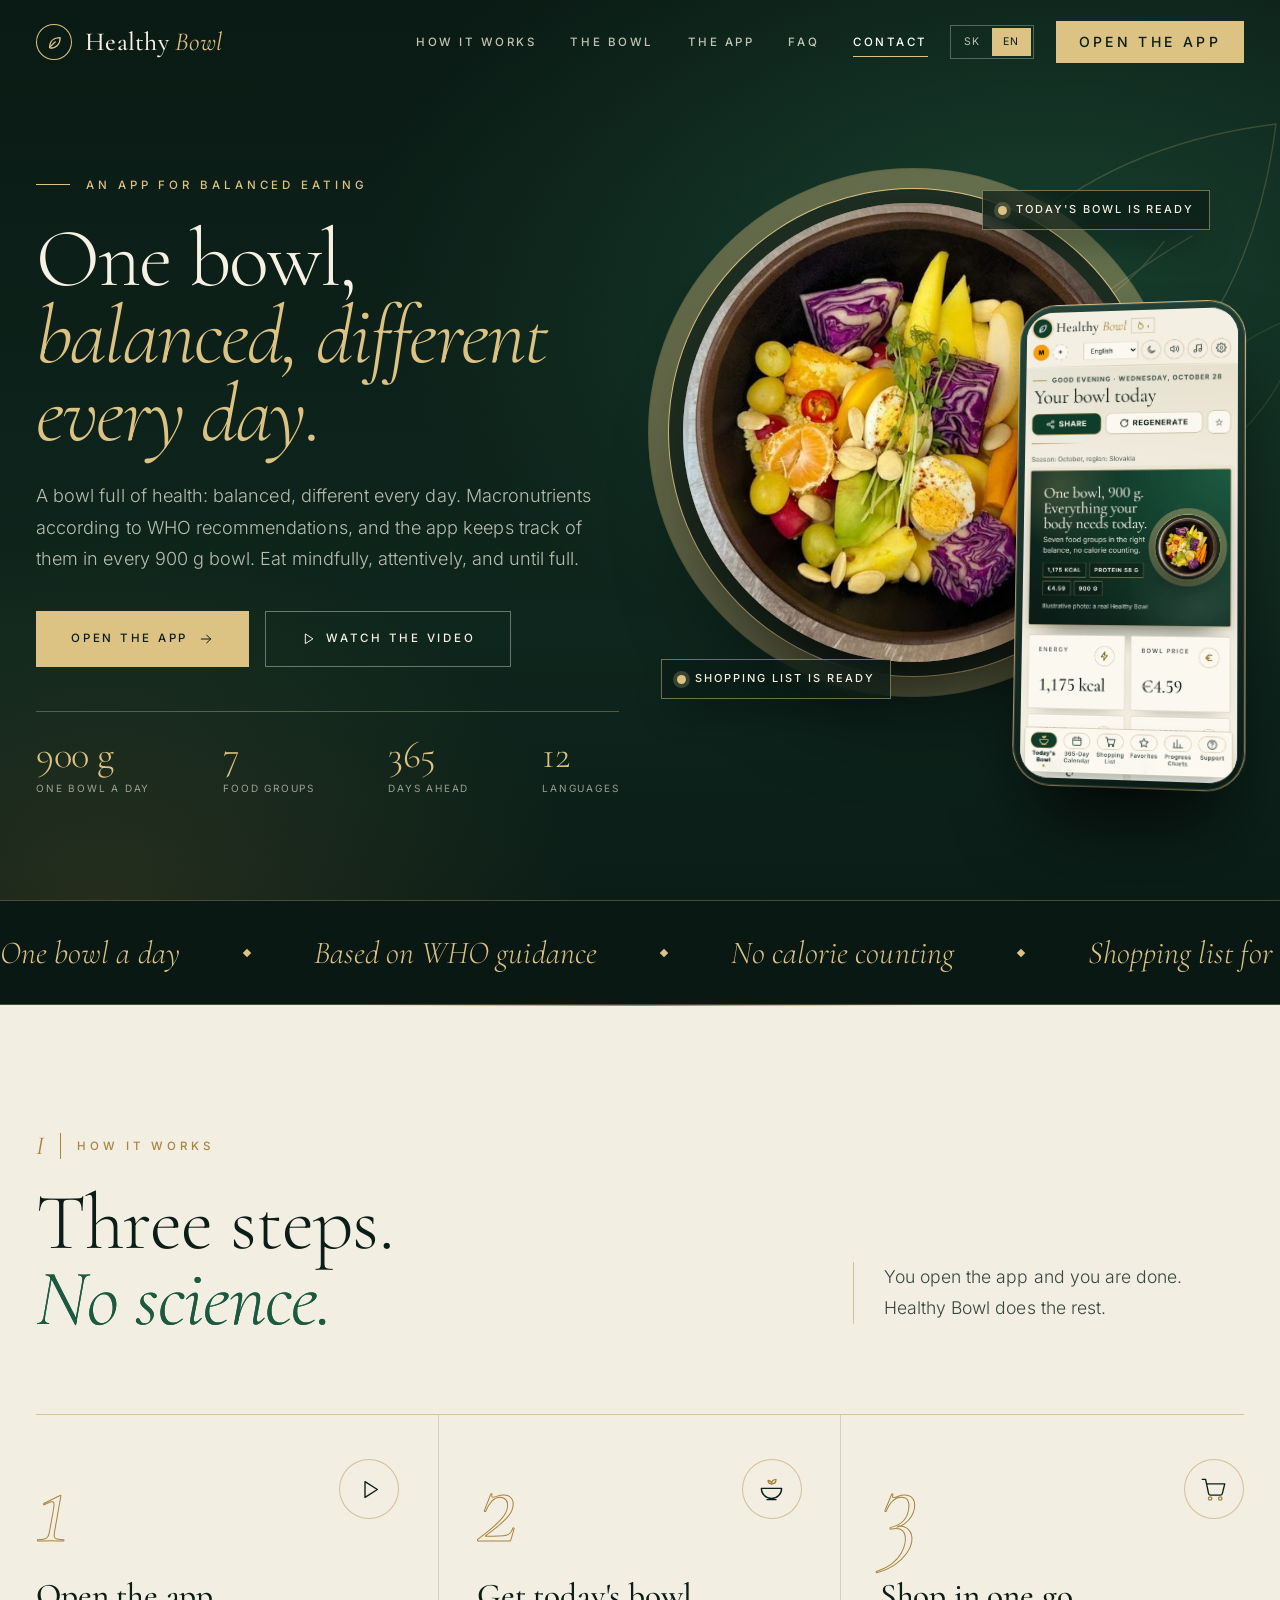
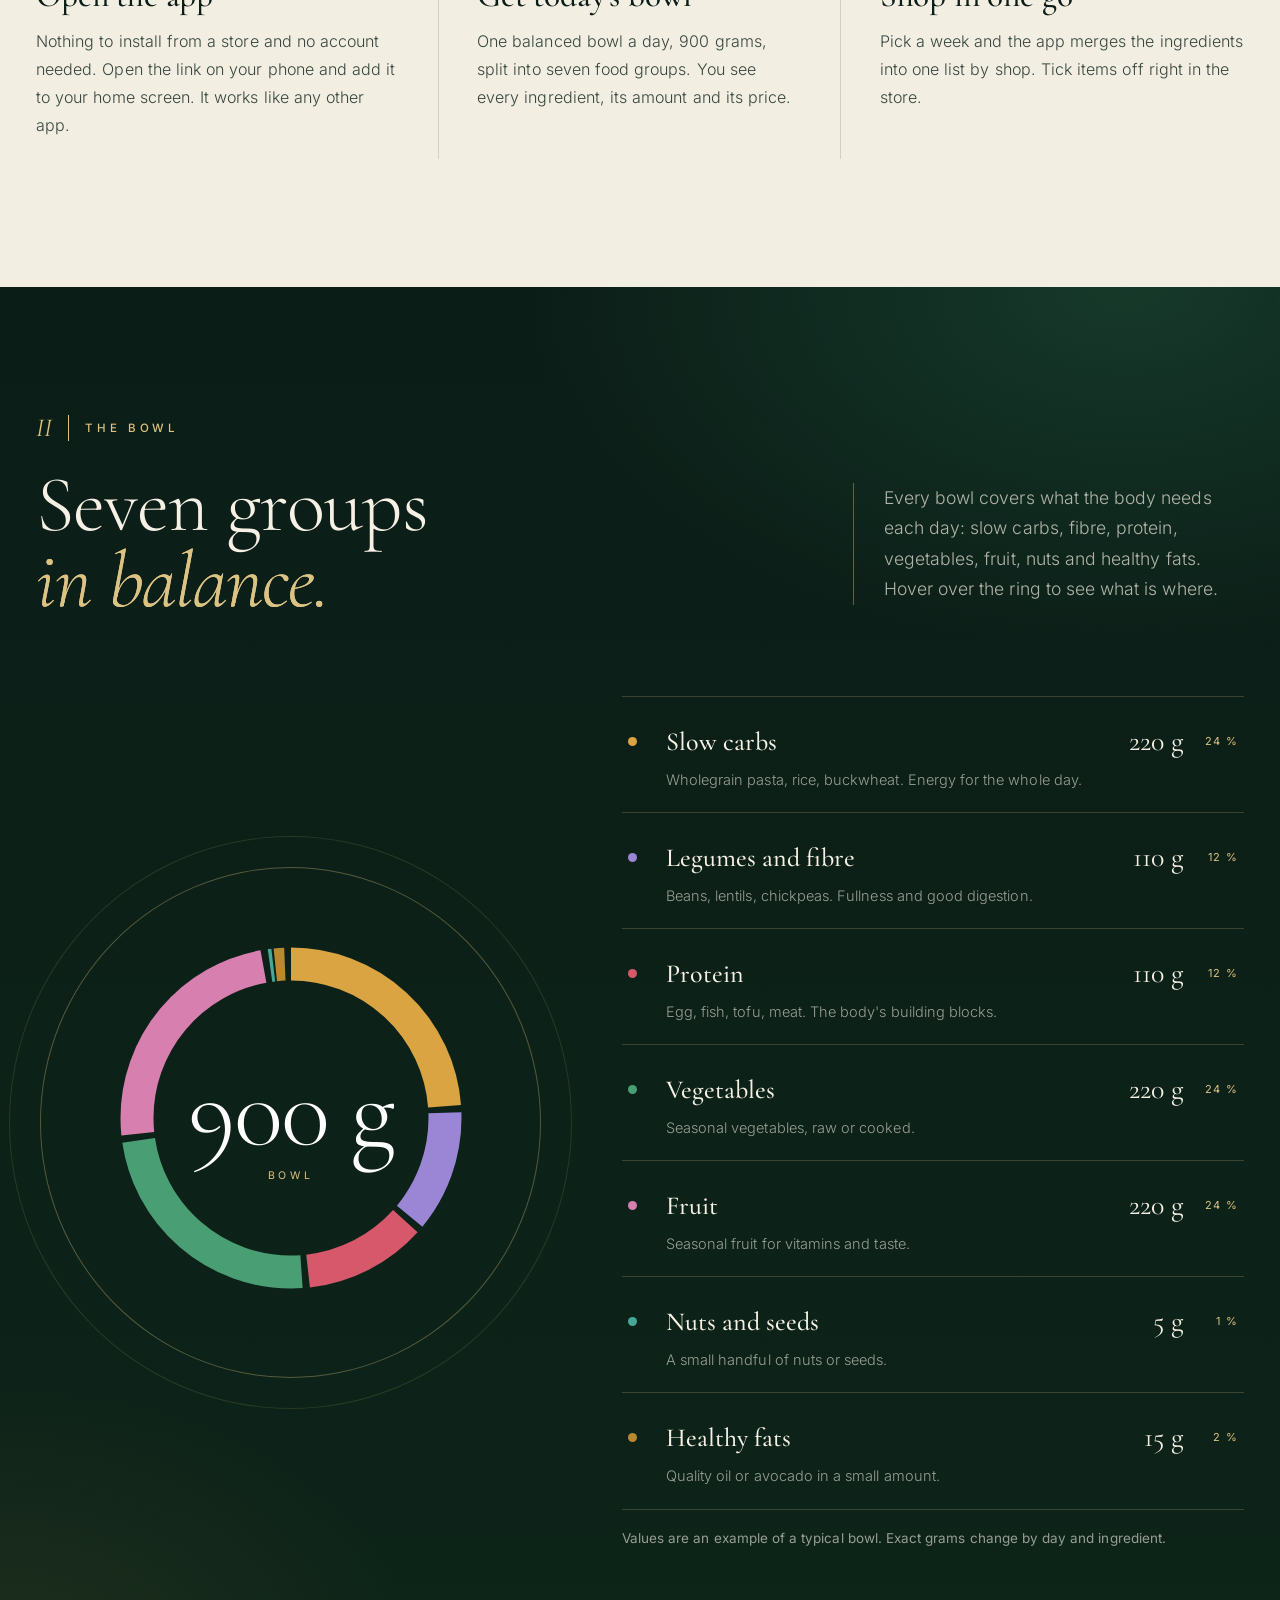
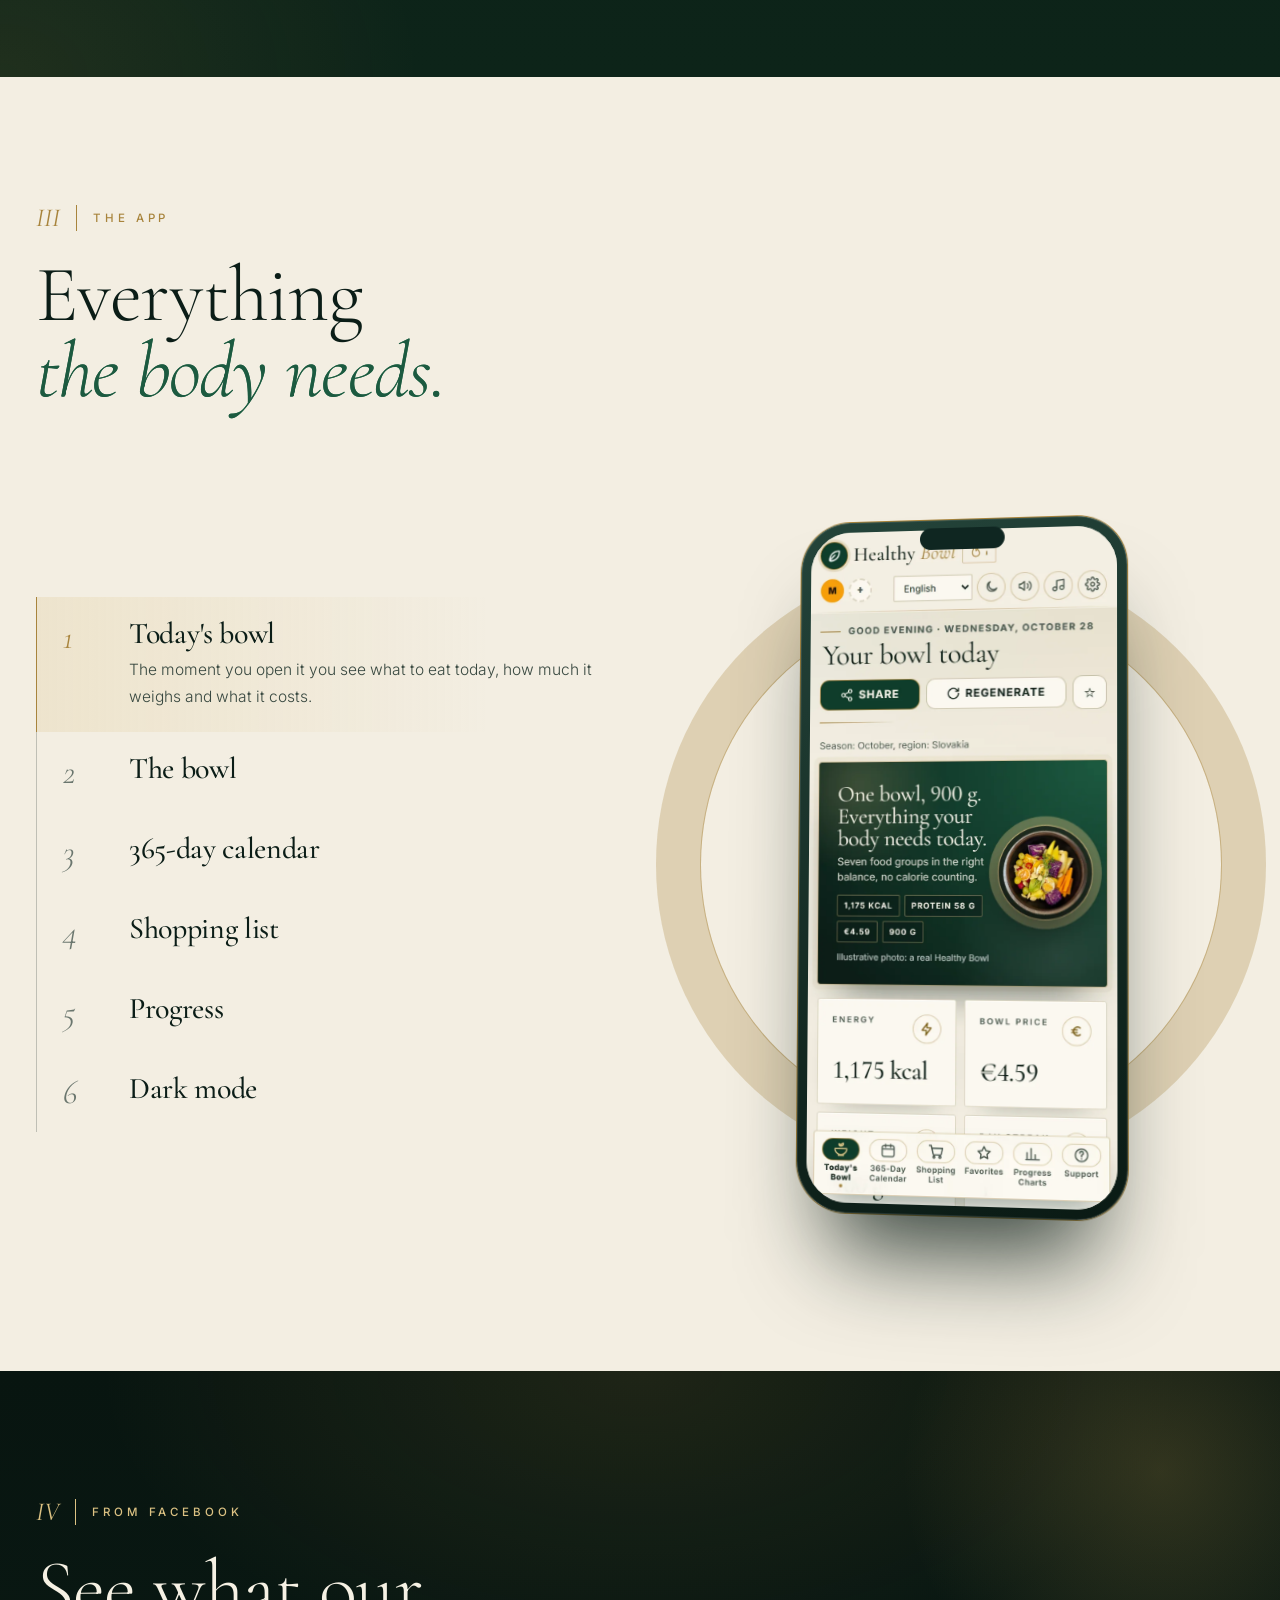
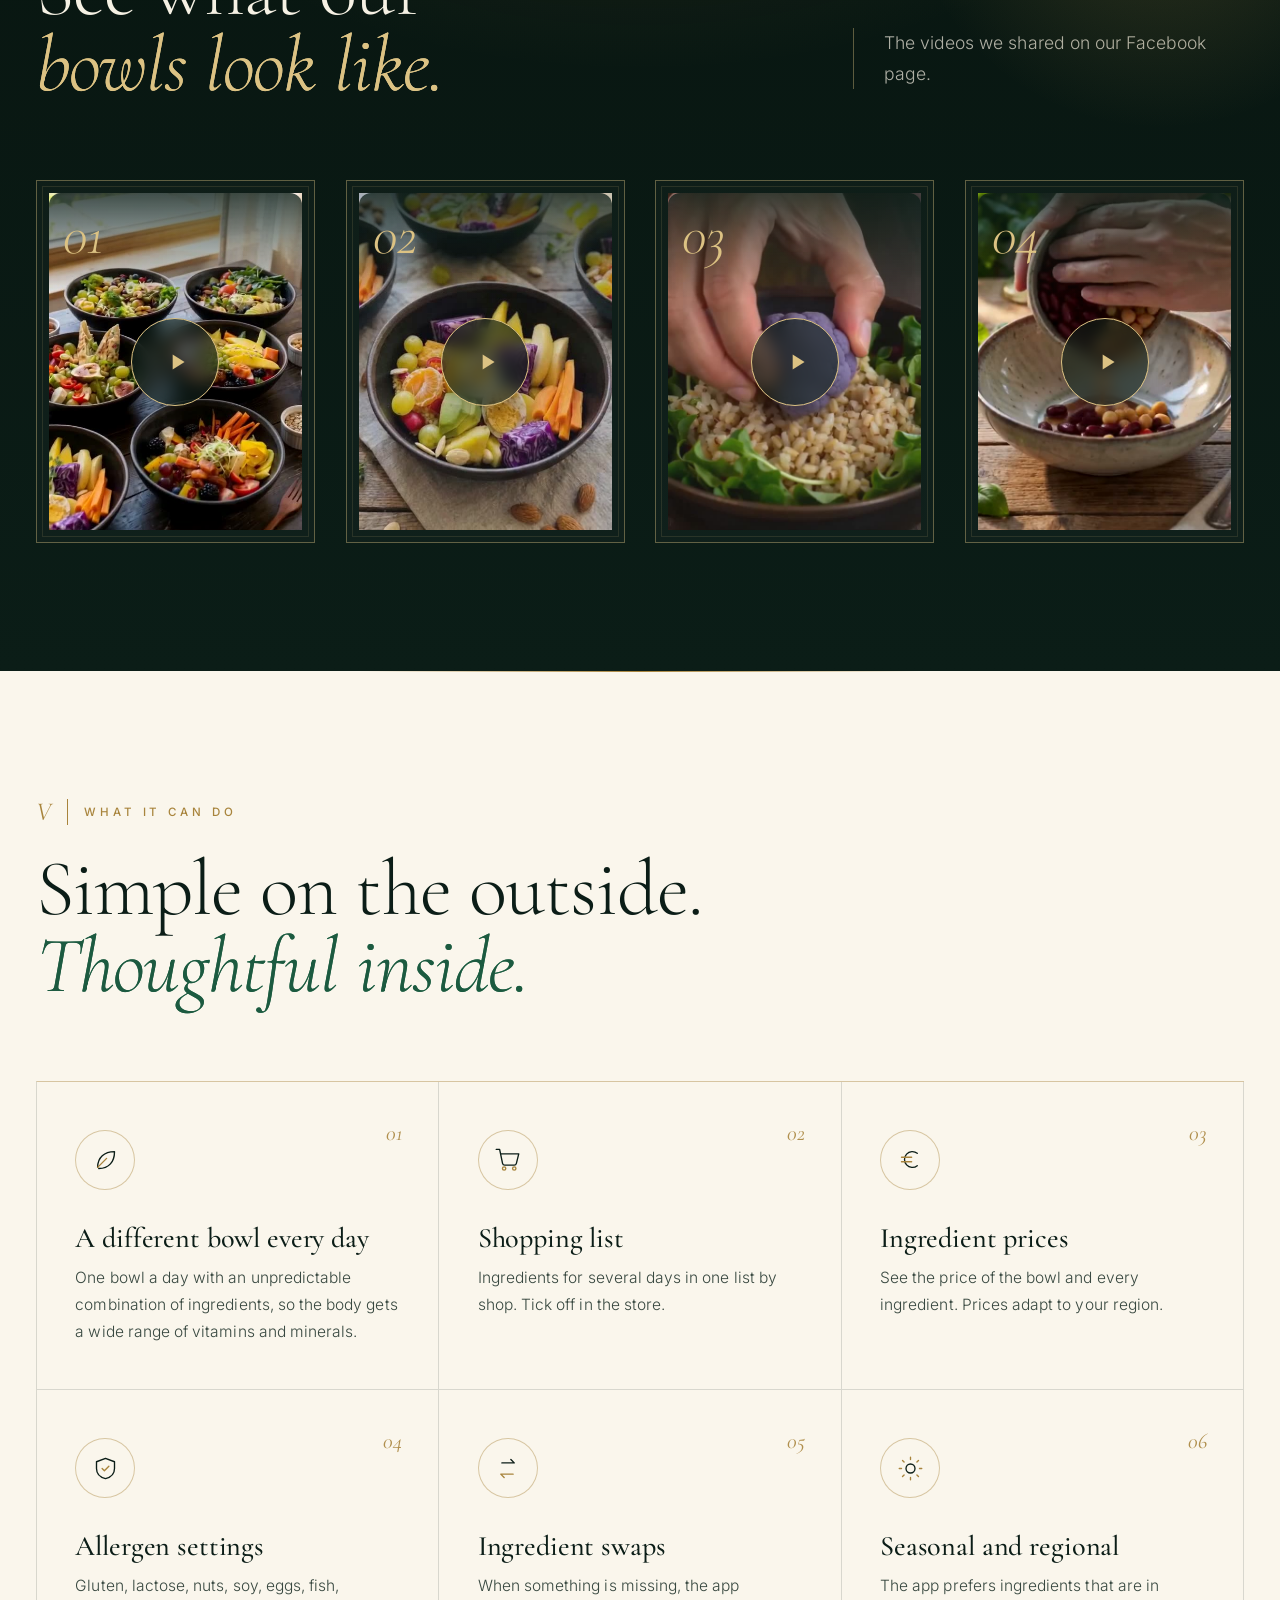
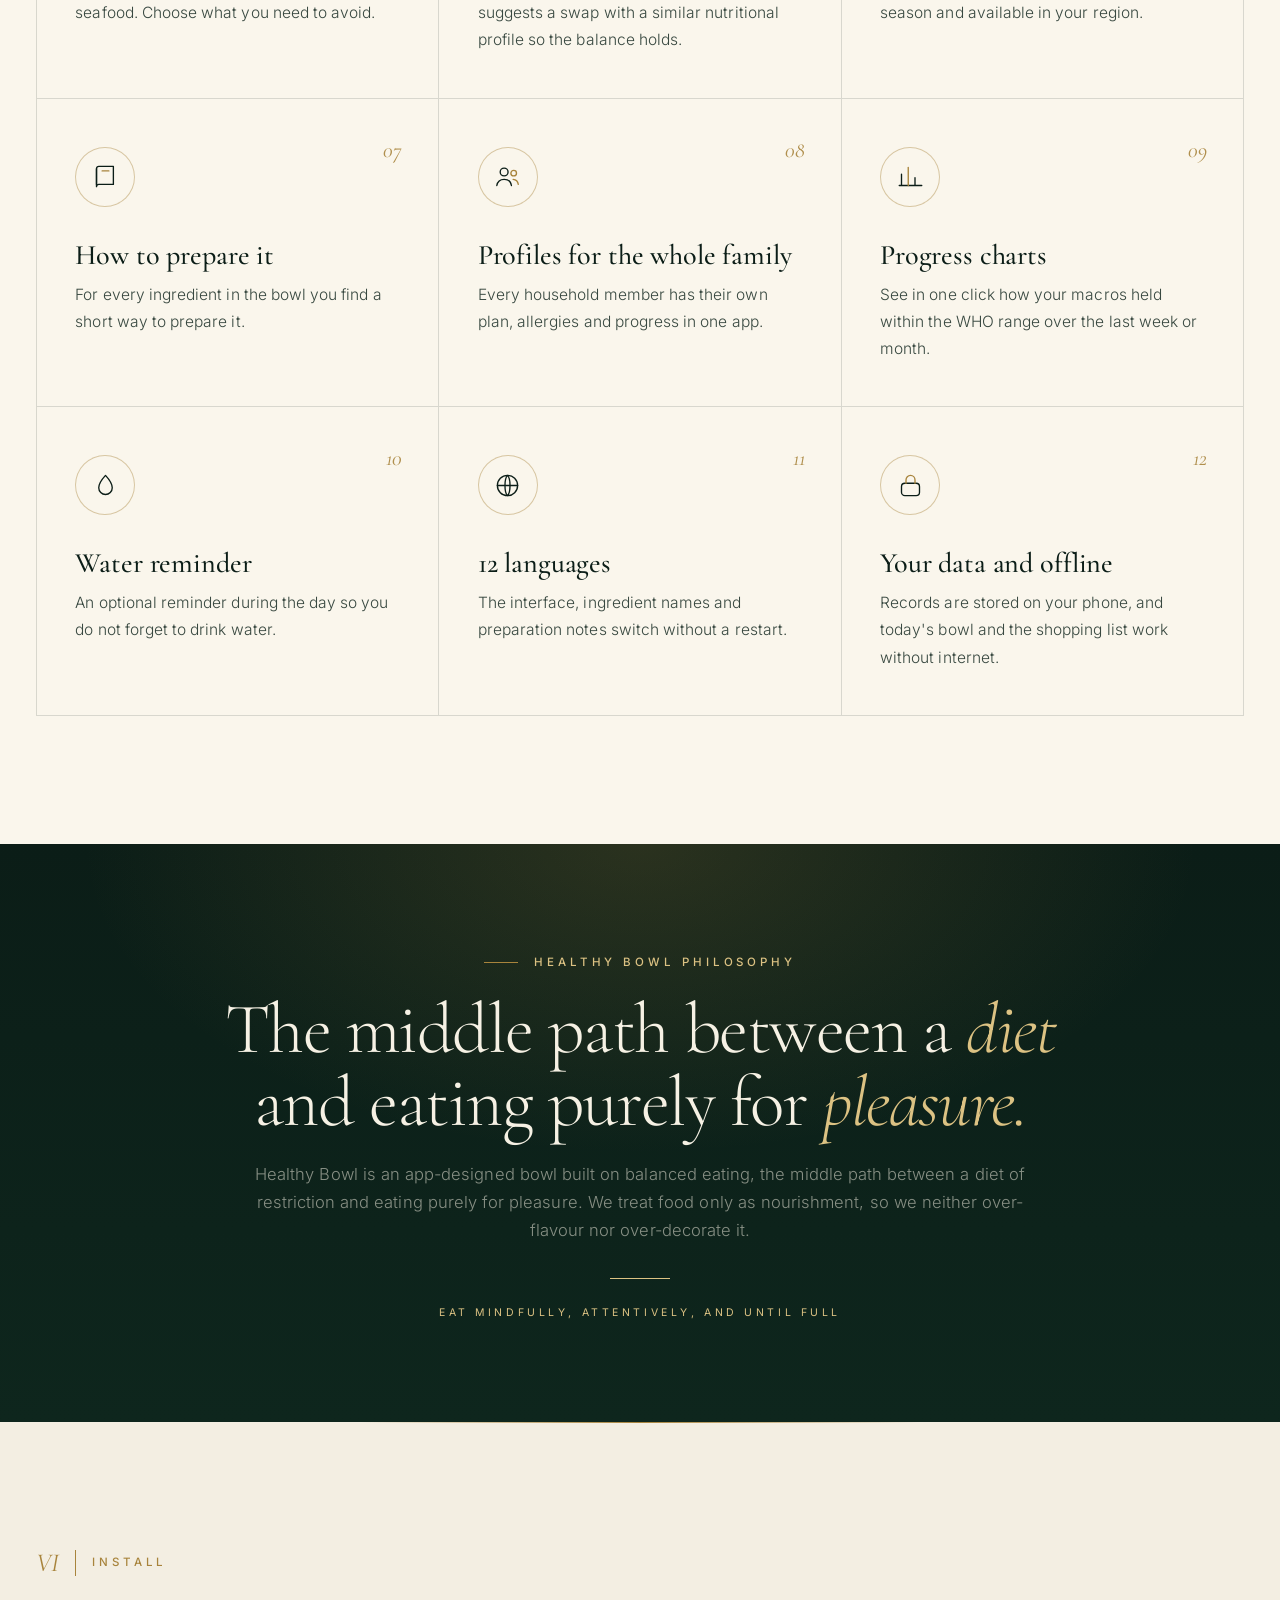
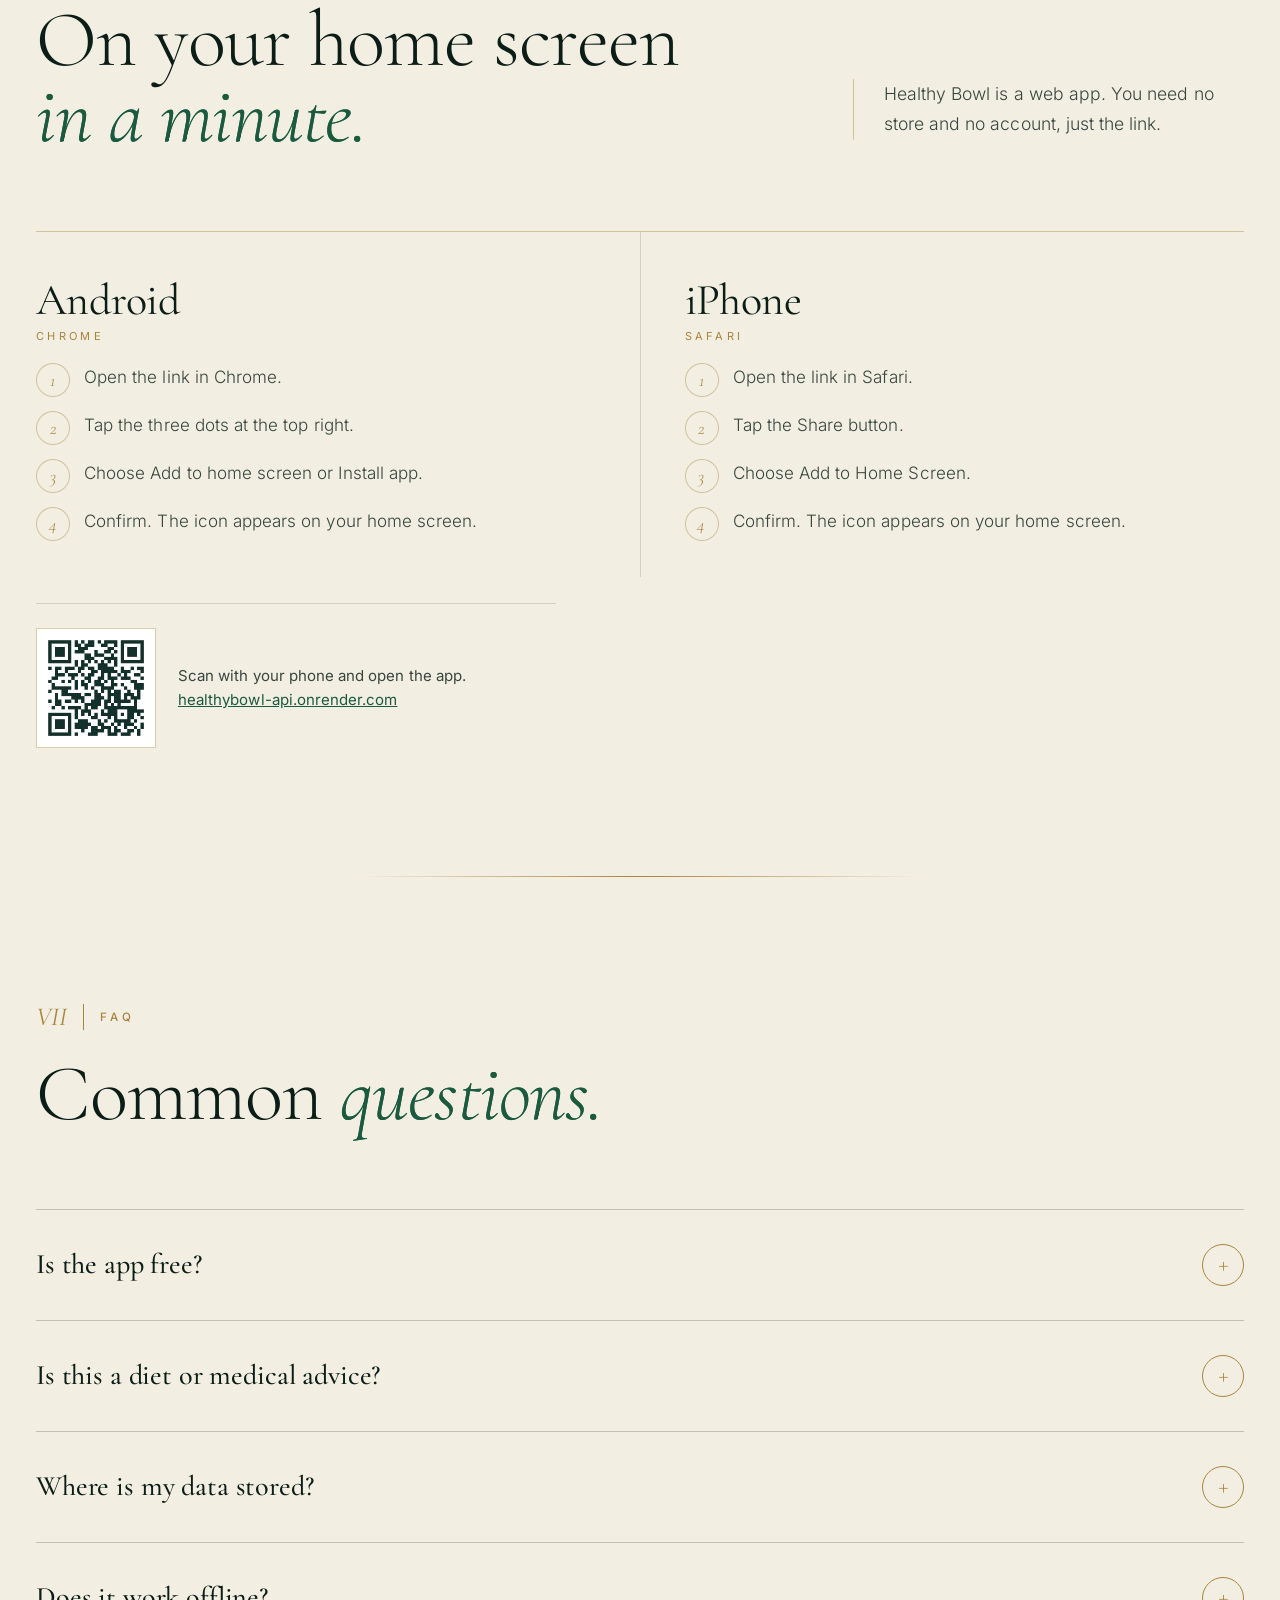
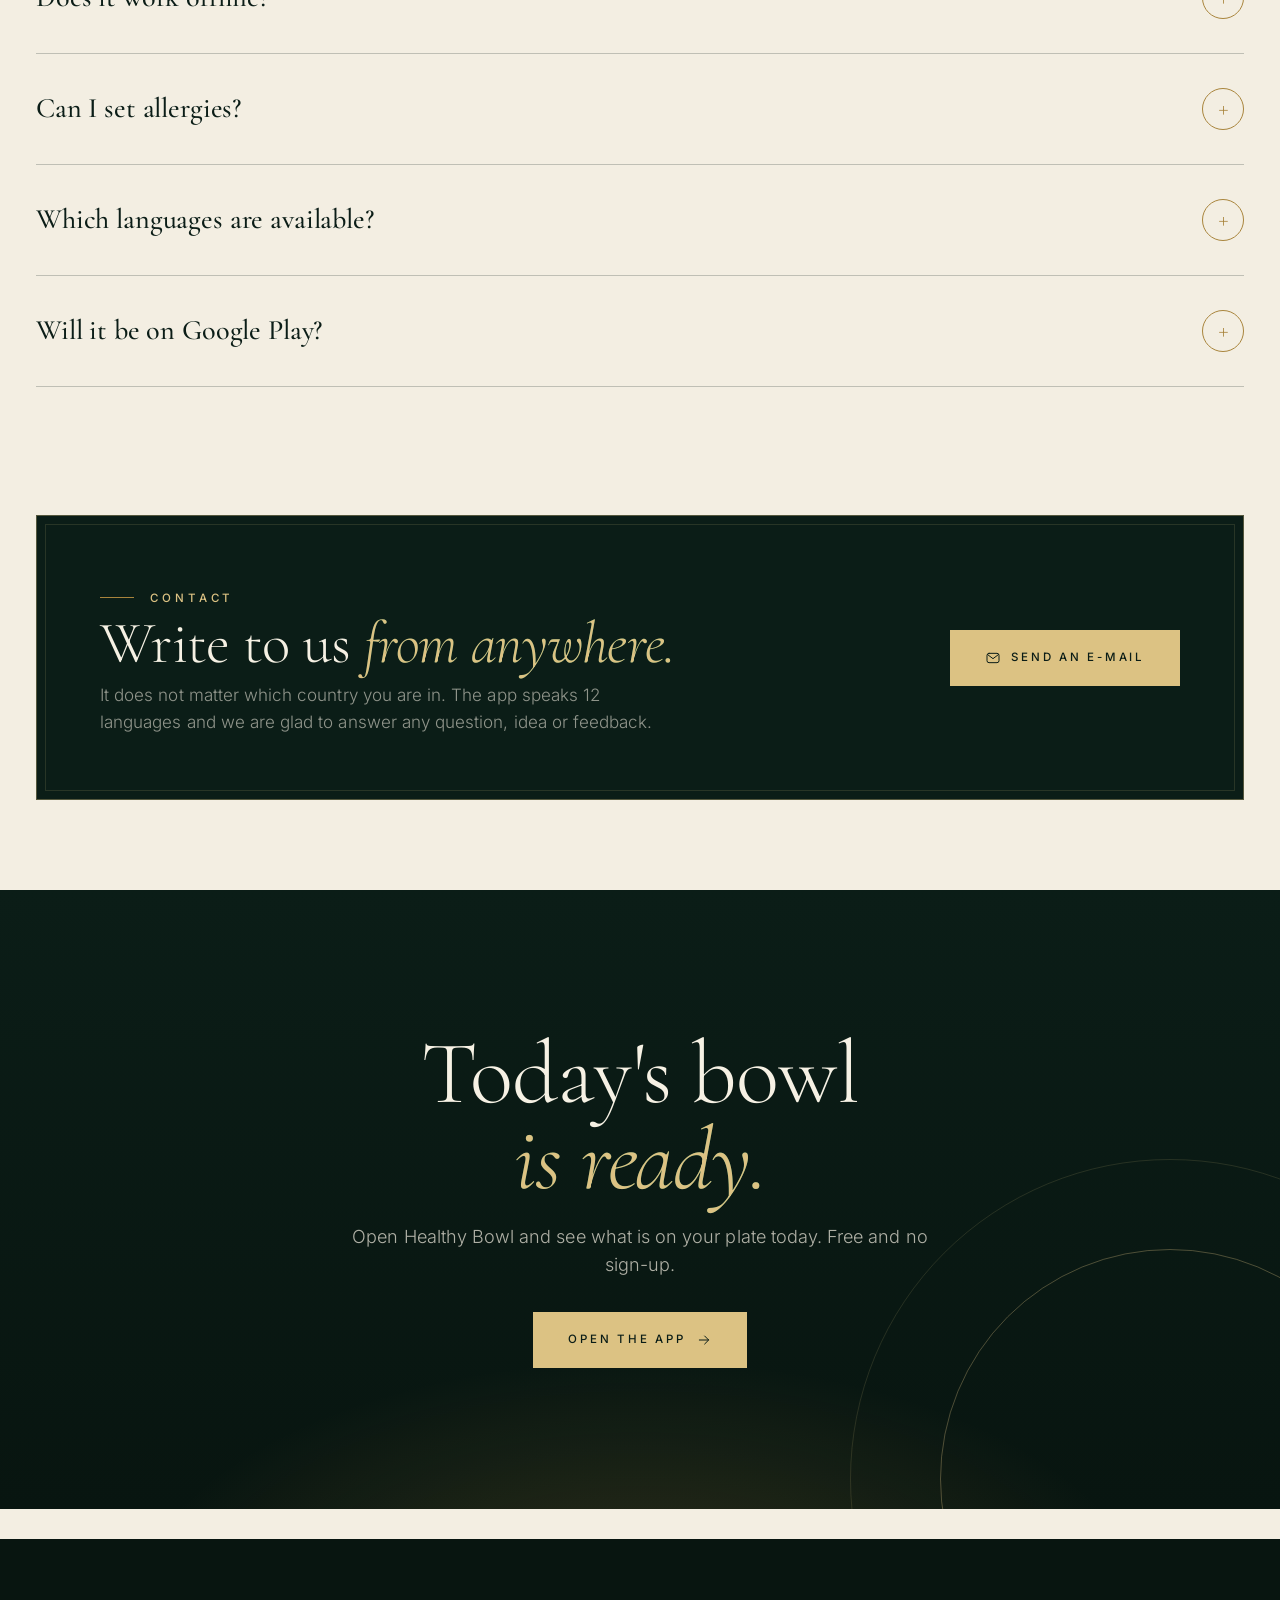
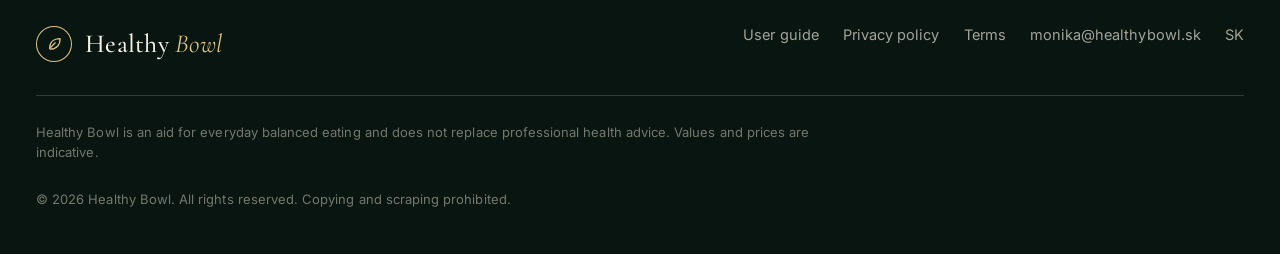
<file: en/home/index.html>
<!doctype html><html lang="sk"><head><meta charset="utf-8"><title>Healthy Bowl</title><meta name="robots" content="noindex"><link rel="canonical" href="https://www.healthybowl.sk/en/"><meta http-equiv="refresh" content="0;url=/en/"><script>location.replace("/en/")</script></head><body><a href="/en/">Healthy Bowl</a></body></html>
</file>
<file: assets/site.css>
/* Healthy Bowl web 2026-10-28: smotanovy podklad, svieza zelena, zlate detaily, serifove nadpisy.
   Rovnaky jazyk ako aplikacia (mobile/atelier.css). Ziadne externe zavislosti. */
@font-face{font-family:"Inter";font-style:normal;font-weight:100 900;font-display:swap;src:url("../fonts/Inter-latin-ext.woff2") format("woff2");unicode-range:U+0100-02BA,U+02BD-02C5,U+02C7-02CC,U+02CE-02D7,U+02DD-02FF,U+0304,U+0308,U+0329,U+1D00-1DBF,U+1E00-1E9F,U+1EF2-1EFF,U+2020,U+20A0-20AB,U+20AD-20C0,U+2113,U+2C60-2C7F,U+A720-A7FF}
@font-face{font-family:"Inter";font-style:normal;font-weight:100 900;font-display:swap;src:url("../fonts/Inter-latin.woff2") format("woff2");unicode-range:U+0000-00FF,U+0131,U+0152-0153,U+02BB-02BC,U+02C6,U+02DA,U+02DC,U+0304,U+0308,U+0329,U+2000-206F,U+20AC,U+2122,U+2191,U+2193,U+2212,U+2215,U+FEFF,U+FFFD}

:root{
  --canvas:#FBF9F4; --paper:#FFFFFF; --sunken:#F3F1EA; --cream:#F6F1E4;
  --ink:#14302A; --ink-2:#3F5A52; --ink-3:#6E8179; --line:#E6E3D9; --line-2:#D6D2C4;
  --green:#2E9C63; --green-d:#1F7A4B; --green-dd:#0F3D2C; --green-soft:#E3F4EA; --mint:#CFEFD9;
  --gold:#C7A24F; --gold-2:#E2C27A; --gold-line:rgba(199,162,79,.45); --gold-soft:#F6EBD2;
  --peach:#F6D9CB;
  --serif:"Fraunces","Georgia Pro","Palatino Linotype",Georgia,"Noto Serif",serif;
  --sans:"Inter",system-ui,-apple-system,"Segoe UI",Roboto,sans-serif;
  --mono:ui-monospace,"JetBrains Mono","Cascadia Mono",Consolas,monospace;
  --r:26px; --wrap:1180px;
  --ease:cubic-bezier(.2,.7,.2,1);
}
*{box-sizing:border-box}
html{scroll-behavior:smooth;-webkit-text-size-adjust:100%}
body{margin:0;background:var(--canvas);color:var(--ink);font-family:var(--sans);font-size:17px;line-height:1.6;overflow-x:hidden;-webkit-font-smoothing:antialiased}
body::before{content:"";position:fixed;inset:0;z-index:-2;pointer-events:none;
  background:radial-gradient(900px 520px at 6% 0%,rgba(156,203,170,.40),transparent 65%),radial-gradient(700px 480px at 96% 14%,rgba(246,217,203,.50),transparent 65%),radial-gradient(800px 500px at 50% 108%,rgba(226,194,122,.26),transparent 65%)}
body::after{content:"";position:fixed;inset:0;z-index:-1;pointer-events:none;opacity:.5;mix-blend-mode:multiply;
  background-image:url("data:image/svg+xml;utf8,<svg xmlns='http://www.w3.org/2000/svg' width='160' height='160'><filter id='n'><feTurbulence type='fractalNoise' baseFrequency='.9' numOctaves='2' stitchTiles='stitch'/><feColorMatrix values='0 0 0 0 0.55 0 0 0 0 0.6 0 0 0 0 0.52 0 0 0 .06 0'/></filter><rect width='100%' height='100%' filter='url(%23n)'/></svg>")}
img{max-width:100%;display:block}
a{color:inherit}
h1,h2,h3,h4{margin:0;font-family:var(--serif);font-weight:500;letter-spacing:-.015em;line-height:1.08;text-wrap:balance}
h1 em,h2 em{font-style:italic;font-weight:300;color:var(--green-d)}
p{margin:0}
.wrap{max-width:var(--wrap);margin:0 auto;padding:0 clamp(18px,4vw,36px)}
.eyebrow{font-family:var(--mono);font-size:12px;letter-spacing:.2em;text-transform:uppercase;color:var(--green-d);display:inline-flex;align-items:center;gap:12px}
.eyebrow::before{content:"";width:26px;height:1px;background:var(--gold)}
.skip{position:absolute;left:-999px;top:8px;background:var(--ink);color:#fff;padding:10px 16px;border-radius:10px;z-index:200}
.skip:focus{left:12px}
:focus-visible{outline:2px solid var(--gold);outline-offset:3px;border-radius:8px}
::selection{background:var(--gold-2);color:var(--ink)}

/* ---------- header ---------- */
.hdr{position:fixed;top:0;left:0;right:0;z-index:100;transition:background .3s,box-shadow .3s}
.hdr.scrolled{background:rgba(251,249,244,.86);backdrop-filter:blur(14px);-webkit-backdrop-filter:blur(14px);box-shadow:0 1px 0 var(--gold-line)}
.hdr .wrap{display:flex;align-items:center;gap:22px;height:72px}
.brand{white-space:nowrap;display:inline-flex;align-items:center;gap:11px;text-decoration:none;font-family:var(--serif);font-size:22px;letter-spacing:.005em}
.brand i{width:34px;height:34px;border-radius:50%;background:linear-gradient(135deg,var(--green),var(--green-d));display:grid;place-items:center;box-shadow:0 0 0 3px var(--green-soft)}
.brand svg{width:18px;height:18px;stroke:#fff;fill:none;stroke-width:1.7;stroke-linecap:round;stroke-linejoin:round}
.brand em{font-style:italic;font-weight:400;color:var(--green-d)}
.nav{display:flex;gap:26px;margin-left:auto;font-size:14.5px;font-weight:500}
.nav a{text-decoration:none;color:var(--ink-2);position:relative;padding:6px 0}
.nav a::after{content:"";position:absolute;left:0;right:0;bottom:0;height:1px;background:var(--gold);transform:scaleX(0);transform-origin:left;transition:transform .35s var(--ease)}
.nav a:hover,.nav a.on{color:var(--ink)}
.nav a:hover::after,.nav a.on::after{transform:scaleX(1)}
.lang{display:inline-flex;border:1px solid var(--line-2);border-radius:999px;padding:3px;font-family:var(--mono);font-size:11px;letter-spacing:.08em;background:rgba(255,255,255,.6)}
.lang a{padding:5px 11px;border-radius:999px;text-decoration:none;color:var(--ink-2)}
.lang a[aria-current]{background:var(--ink);color:#fff}
.burger{display:none;margin-left:auto;width:44px;height:44px;border-radius:50%;border:1px solid var(--line-2);background:var(--paper);cursor:pointer;align-items:center;justify-content:center;color:var(--ink)}
.burger svg{width:20px;height:20px;stroke:currentColor;fill:none;stroke-width:1.8;stroke-linecap:round}

/* ---------- buttons ---------- */
.btn{display:inline-flex;align-items:center;justify-content:center;gap:10px;padding:15px 26px;border-radius:16px;font:600 15.5px/1 var(--sans);letter-spacing:.01em;text-decoration:none;border:1px solid var(--line-2);color:var(--ink);background:var(--paper);cursor:pointer;transition:transform .3s var(--ease),box-shadow .3s,background .3s}
.btn:hover{transform:translateY(-2px)}
.btn.pri{color:#fff;border-color:transparent;background:linear-gradient(135deg,var(--green),var(--green-d));box-shadow:0 0 0 1px rgba(226,194,122,.6),inset 0 1px 0 rgba(255,255,255,.28),0 18px 30px -14px rgba(46,156,99,.85)}
.btn.pri:hover{box-shadow:0 0 0 1px rgba(226,194,122,.9),inset 0 1px 0 rgba(255,255,255,.3),0 24px 36px -14px rgba(46,156,99,.9)}
.btn svg{width:18px;height:18px;stroke:currentColor;fill:none;stroke-width:1.9;stroke-linecap:round;stroke-linejoin:round}
.btn.sm{padding:11px 18px;font-size:14px;border-radius:13px}

/* ---------- hero ---------- */
.hero{position:relative;padding:150px 0 90px;overflow:hidden}
.hero .grid{display:grid;grid-template-columns:1.05fr .95fr;gap:clamp(30px,5vw,70px);align-items:center}
.hero h1{font-size:clamp(44px,6vw,80px);margin:20px 0 24px}
.hero .lead{font-size:clamp(18px,2vw,21px);color:var(--ink-2);max-width:34em}
.cta{display:flex;gap:14px;flex-wrap:wrap;margin-top:34px}
.trust{display:flex;gap:28px;flex-wrap:wrap;margin-top:42px;padding-top:22px;border-top:1px solid var(--gold-line);font-family:var(--mono);font-size:12px;letter-spacing:.12em;text-transform:uppercase;color:var(--ink-3)}
.trust b{display:block;font-family:var(--serif);font-weight:500;font-size:30px;letter-spacing:-.01em;text-transform:none;color:var(--ink);line-height:1.1}
.orn{position:absolute;right:-60px;top:60px;width:560px;height:560px;opacity:.12;pointer-events:none;z-index:0}
.orn svg{width:100%;height:100%;stroke:var(--green-d);fill:none;stroke-width:.7;stroke-linecap:round;stroke-linejoin:round}
.stage{position:relative;aspect-ratio:1/1.08;max-width:560px;margin-inline:auto;width:100%}
.plate{position:absolute;left:0;top:4%;width:82%;aspect-ratio:1;border-radius:50%;overflow:hidden;box-shadow:0 50px 80px -30px rgba(20,48,42,.6),0 0 0 10px rgba(255,255,255,.7),0 0 0 11px var(--gold-line)}
.plate img{width:100%;height:100%;object-fit:cover;animation:slow 120s linear infinite}
@keyframes slow{to{transform:rotate(360deg)}}
.phone{position:absolute;right:0;bottom:0;width:41%;aspect-ratio:9/19;border-radius:34px;padding:7px;background:linear-gradient(160deg,#1C3A32,#0F2621);box-shadow:0 44px 70px -24px rgba(20,48,42,.7),0 0 0 1px rgba(255,255,255,.3) inset;transform:perspective(1000px) rotateY(var(--ry,-8deg)) rotateX(var(--rx,4deg));transition:transform .25s var(--ease)}
.phone img{width:100%;height:100%;object-fit:cover;object-position:top;border-radius:28px;background:var(--canvas)}
.chip{position:absolute;display:flex;align-items:center;gap:9px;padding:10px 15px;border-radius:999px;background:rgba(255,255,255,.92);border:1px solid var(--gold-line);box-shadow:0 18px 30px -14px rgba(20,48,42,.45);font-size:13.5px;font-weight:600;backdrop-filter:blur(8px)}
.chip i{width:9px;height:9px;border-radius:50%;background:var(--green);box-shadow:0 0 0 4px var(--green-soft)}
.chip.a{left:-4%;bottom:14%;animation:float 6s ease-in-out infinite}
.chip.b{right:6%;top:2%;animation:float 7s ease-in-out -2s infinite}
@keyframes float{50%{transform:translateY(-10px)}}

/* ---------- marquee ---------- */
.marq{border-block:1px solid var(--gold-line);background:rgba(255,255,255,.55);overflow:hidden;padding:18px 0}
.marq .track{display:flex;gap:48px;width:max-content;animation:marq 38s linear infinite;font-family:var(--serif);font-size:24px;font-style:italic;font-weight:300;color:var(--green-d);white-space:nowrap}
.marq .track span{display:inline-flex;align-items:center;gap:48px}
.marq .track span::after{content:"";width:7px;height:7px;border-radius:50%;background:var(--gold)}
@keyframes marq{to{transform:translateX(-50%)}}

/* ---------- sections ---------- */
section{position:relative}
.sec{padding:clamp(80px,11vw,140px) 0}
.sec-h{max-width:760px;margin-bottom:clamp(40px,6vw,70px)}
.sec-h h2{font-size:clamp(36px,5vw,60px);margin:16px 0 16px}
.sec-h p{font-size:19px;color:var(--ink-2)}
.steps{display:grid;grid-template-columns:repeat(3,1fr);gap:24px;counter-reset:s}
.step{position:relative;background:linear-gradient(180deg,#FFFDF7,#fff);border:1px solid var(--line);border-radius:var(--r);padding:34px 30px 32px;box-shadow:0 1px 0 #fff inset,0 24px 44px -30px rgba(20,48,42,.4);transition:transform .45s var(--ease),border-color .45s}
.step:hover{transform:translateY(-6px);border-color:var(--gold-line)}
.step .n{font-family:var(--serif);font-size:74px;line-height:1;font-style:italic;font-weight:300;color:var(--gold);opacity:.9}
.step h3{font-size:27px;margin:14px 0 10px}
.step p{color:var(--ink-2)}

/* skladba - tmava sekcia */
.dark{background:radial-gradient(900px 500px at 85% 0%,rgba(46,156,99,.35),transparent 60%),linear-gradient(180deg,#0F3D2C,#0B2A20);color:#F5EFE3;overflow:hidden}
.dark .eyebrow{color:var(--gold-2)}
.dark h2 em{color:var(--gold-2)}
.dark .sec-h p{color:rgba(245,239,227,.78)}
.ringwrap{display:grid;grid-template-columns:.9fr 1.1fr;gap:clamp(30px,6vw,80px);align-items:center}
.ring{position:relative;max-width:440px;margin-inline:auto;width:100%;aspect-ratio:1}
.ring svg{width:100%;height:100%;transform:rotate(-90deg)}
.ring circle{fill:none;stroke-width:46;transition:stroke-width .35s var(--ease),opacity .35s;cursor:pointer}
.ring.has-hl circle{opacity:.3}
.ring.has-hl circle.hl{opacity:1;stroke-width:54}
.ring .mid{position:absolute;inset:0;display:grid;place-content:center;text-align:center}
.ring .mid b{font-family:var(--serif);font-weight:400;font-size:clamp(54px,8vw,84px);line-height:1;color:#fff}
.ring .mid span{font-family:var(--mono);font-size:12px;letter-spacing:.22em;text-transform:uppercase;color:var(--gold-2);margin-top:6px}
.groups{display:flex;flex-direction:column}
.g{display:grid;grid-template-columns:18px 1fr auto auto;gap:6px 16px;align-items:center;padding:15px 12px;border-top:1px solid rgba(255,255,255,.12);cursor:pointer;border-radius:12px;transition:background .25s}
.g:last-child{border-bottom:1px solid rgba(255,255,255,.12)}
.g:hover,.g.hl{background:rgba(255,255,255,.07)}
.g i{width:14px;height:14px;border-radius:5px}
.g b{font-weight:600}
.g small{grid-column:2/-1;color:rgba(245,239,227,.65);font-size:14px;line-height:1.4}
.g .gr{font-family:var(--serif);font-size:22px}
.g .pc{font-family:var(--mono);font-size:12px;color:var(--gold-2);min-width:3.2em;text-align:right}

/* ukazka aplikacie */
.show{display:grid;grid-template-columns:1fr 1fr;gap:clamp(30px,6vw,90px);align-items:center}
.tabs{display:flex;flex-direction:column;gap:10px}
.tab{display:grid;grid-template-columns:auto 1fr;gap:4px 18px;text-align:left;background:transparent;border:1px solid transparent;border-radius:20px;padding:18px 20px;cursor:pointer;font:inherit;color:inherit;transition:background .3s,border-color .3s,box-shadow .3s}
.tab .tn{grid-row:1/3;font-family:var(--serif);font-style:italic;font-size:30px;color:var(--ink-3);line-height:1;padding-top:2px;width:1.3em}
.tab h3{font-size:22px}
.tab p{color:var(--ink-2);font-size:15.5px;max-height:0;overflow:hidden;opacity:0;transition:max-height .5s var(--ease),opacity .4s}
.tab[aria-selected="true"]{background:var(--paper);border-color:var(--gold-line);box-shadow:0 24px 40px -28px rgba(20,48,42,.45)}
.tab[aria-selected="true"] .tn{color:var(--gold)}
.tab[aria-selected="true"] p{max-height:140px;opacity:1;margin-top:4px}
.devwrap{position:relative;display:grid;place-items:center;padding:30px 0}
.devwrap::before{content:"";position:absolute;width:78%;aspect-ratio:1;border-radius:50%;background:radial-gradient(closest-side,var(--mint),transparent);opacity:.75}
.dev{position:relative;width:min(330px,78vw);aspect-ratio:9/19;border-radius:46px;padding:10px;background:linear-gradient(160deg,#1C3A32,#0F2621);box-shadow:0 60px 90px -34px rgba(20,48,42,.65),0 0 0 1px rgba(255,255,255,.25) inset;transform:perspective(1200px) rotateY(var(--ry,-6deg)) rotateX(var(--rx,2deg));transition:transform .3s var(--ease)}
.dev .scr{position:relative;width:100%;height:100%;border-radius:37px;overflow:hidden;background:var(--canvas)}
.dev .scr img{position:absolute;inset:0;width:100%;height:100%;object-fit:cover;object-position:top;opacity:0;transform:scale(1.03);transition:opacity .6s,transform .8s var(--ease)}
.dev .scr img.on{opacity:1;transform:none}
.dev .isl{position:absolute;left:50%;top:8px;transform:translateX(-50%);width:86px;height:22px;border-radius:12px;background:#0F2621;z-index:2}

/* galeria */
.gal{display:flex;gap:22px;overflow-x:auto;padding:6px clamp(18px,4vw,36px) 30px;scroll-snap-type:x mandatory;scrollbar-width:thin;scrollbar-color:var(--gold-line) transparent}
.gal figure{margin:0;flex:0 0 min(420px,78vw);scroll-snap-align:center}
.gal .im{border-radius:30px;overflow:hidden;aspect-ratio:1;box-shadow:0 34px 54px -30px rgba(20,48,42,.6),0 0 0 1px var(--gold-line)}
.gal img{width:100%;height:100%;object-fit:cover;transition:transform 1.2s var(--ease)}
.gal figure:hover img{transform:scale(1.06)}
.gal figcaption{padding:14px 6px 0;font-family:var(--serif);font-size:20px}
.gal figcaption span{display:block;font-family:var(--mono);font-size:11px;letter-spacing:.14em;text-transform:uppercase;color:var(--green-d);margin-top:3px}

/* video */
.vid{position:relative;border-radius:34px;overflow:hidden;max-width:980px;margin-inline:auto;aspect-ratio:16/9;background:#0F2621;box-shadow:0 60px 90px -40px rgba(20,48,42,.7),0 0 0 1px var(--gold-line)}
.vid video{width:100%;height:100%;object-fit:cover;display:block}
.vid .play{position:absolute;left:50%;top:50%;transform:translate(-50%,-50%);display:flex;align-items:center;gap:14px;padding:12px 24px 12px 12px;border:0;border-radius:999px;background:rgba(255,255,255,.94);font:700 16px var(--sans);color:var(--ink);cursor:pointer;box-shadow:0 24px 44px -14px rgba(0,0,0,.55);transition:transform .3s var(--ease)}
.vid .play:hover{transform:translate(-50%,-50%) scale(1.05)}
.vid .play i{width:50px;height:50px;border-radius:50%;background:var(--green);display:grid;place-items:center}
.vid .play svg{width:20px;height:20px;fill:#fff;margin-left:3px}
.vid.playing .play{display:none}

/* funkcie */
.feat{display:grid;grid-template-columns:repeat(3,1fr);gap:20px}
.f{background:var(--paper);border:1px solid var(--line);border-radius:24px;padding:28px 26px;transition:transform .4s var(--ease),border-color .4s,box-shadow .4s;position:relative;overflow:hidden}
.f::before{content:"";position:absolute;inset:0;background:radial-gradient(260px 160px at var(--mx,50%) var(--my,0%),rgba(226,194,122,.20),transparent 70%);opacity:0;transition:opacity .4s}
.f:hover{transform:translateY(-5px);border-color:var(--gold-line);box-shadow:0 30px 44px -30px rgba(20,48,42,.45)}
.f:hover::before{opacity:1}
.f .ic{width:50px;height:50px;border-radius:16px;background:var(--green-soft);display:grid;place-items:center;margin-bottom:18px;position:relative}
.f .ic svg{width:24px;height:24px;stroke:var(--green-d);fill:none;stroke-width:1.6;stroke-linecap:round;stroke-linejoin:round}
.f h3{font-size:22px;margin-bottom:8px;position:relative}
.f p{color:var(--ink-2);font-size:15.5px;position:relative}

/* citat */
.quote{text-align:center;max-width:900px;margin-inline:auto}
.quote blockquote{margin:0;font-family:var(--serif);font-size:clamp(30px,4.6vw,56px);line-height:1.12;font-weight:400;letter-spacing:-.015em;text-wrap:balance}
.quote blockquote em{font-style:italic;font-weight:300;color:var(--green-d)}
.quote cite{display:block;margin-top:26px;font-style:normal;font-family:var(--mono);font-size:12px;letter-spacing:.2em;text-transform:uppercase;color:var(--ink-3)}
.quote .mark{font-family:var(--serif);font-size:120px;line-height:.5;color:var(--gold);opacity:.8;display:block}

/* instalacia */
.install{display:grid;grid-template-columns:1fr 1fr;gap:24px}
.ib{background:linear-gradient(180deg,#FFFDF7,#fff);border:1px solid var(--line);border-radius:var(--r);padding:34px;box-shadow:0 24px 44px -30px rgba(20,48,42,.4)}
.ib h3{font-size:28px;margin-bottom:6px}
.ib .sub{font-family:var(--mono);font-size:12px;letter-spacing:.16em;text-transform:uppercase;color:var(--green-d);margin-bottom:18px}
.ib ol{margin:0;padding:0;list-style:none;counter-reset:i;display:flex;flex-direction:column;gap:14px}
.ib li{counter-increment:i;display:grid;grid-template-columns:34px 1fr;gap:14px;align-items:start;color:var(--ink-2)}
.ib li::before{content:counter(i);width:34px;height:34px;border-radius:50%;background:var(--gold-soft);box-shadow:0 0 0 1px var(--gold-line);display:grid;place-items:center;font-family:var(--serif);font-size:16px;color:var(--ink)}
.qrbox{display:flex;align-items:center;gap:22px;margin-top:26px;padding-top:24px;border-top:1px solid var(--line)}
.qrbox img{width:120px;height:120px;border-radius:16px;border:1px solid var(--line);padding:8px;background:#fff}
.qrbox p{font-size:15px;color:var(--ink-2)}

/* faq */
.faq{max-width:860px;margin-inline:auto}
.faq details{border-top:1px solid var(--line-2);padding:4px 0}
.faq details:last-child{border-bottom:1px solid var(--line-2)}
.faq summary{list-style:none;cursor:pointer;display:flex;align-items:center;gap:18px;padding:22px 0;font-family:var(--serif);font-size:23px;line-height:1.2}
.faq summary::-webkit-details-marker{display:none}
.faq summary::after{content:"+";margin-left:auto;width:34px;height:34px;flex:none;border-radius:50%;border:1px solid var(--gold-line);display:grid;place-items:center;font-family:var(--sans);font-size:20px;color:var(--green-d);transition:transform .35s var(--ease),background .3s}
.faq details[open] summary::after{transform:rotate(45deg);background:var(--gold-soft)}
.faq .a{padding:0 52px 24px 0;color:var(--ink-2);max-width:46em}

/* final cta */
.final{margin:0 clamp(12px,3vw,32px);border-radius:44px;background:radial-gradient(700px 360px at 80% 10%,rgba(226,194,122,.28),transparent 65%),linear-gradient(135deg,#1F7A4B,#0F3D2C);color:#fff;text-align:center;padding:clamp(60px,9vw,110px) clamp(20px,5vw,60px);position:relative;overflow:hidden;box-shadow:0 50px 80px -40px rgba(15,61,44,.8),0 0 0 1px var(--gold-line)}
.final h2{font-size:clamp(38px,6vw,76px);max-width:15em;margin:0 auto 20px}
.final h2 em{color:var(--gold-2)}
.final p{font-size:19px;color:rgba(255,255,255,.82);max-width:34em;margin:0 auto 32px}
.final .btn.pri{background:linear-gradient(135deg,#fff,#F6EBD2);color:var(--green-dd);box-shadow:0 24px 40px -16px rgba(0,0,0,.5)}
.final .bgc{position:absolute;width:460px;height:460px;border-radius:50%;border:1px solid rgba(226,194,122,.3);right:-120px;bottom:-200px}
.final .bgc.b{width:640px;height:640px;right:-210px;bottom:-290px;border-color:rgba(226,194,122,.16)}

/* footer */
.ftr{padding:70px 0 40px;color:var(--ink-2);font-size:14.5px}
.ftr .top{display:flex;gap:30px;flex-wrap:wrap;justify-content:space-between;align-items:flex-start;padding-bottom:30px;border-bottom:1px solid var(--line-2)}
.ftr .links{display:flex;gap:24px;flex-wrap:wrap}
.ftr a{text-decoration:none}.ftr a:hover{color:var(--ink);text-decoration:underline}
.ftr .disc{margin-top:26px;font-size:13px;color:var(--ink-3);max-width:62em}

/* reveal */
.js .rv{opacity:0;transform:translateY(34px);transition:opacity .9s var(--ease),transform .9s var(--ease);transition-delay:var(--d,0s)}
.js .rv.in{opacity:1;transform:none}

@media (max-width:960px){
  .nav{display:none}.burger{display:inline-flex}
  .nav.open{display:flex;position:fixed;inset:72px 0 auto 0;flex-direction:column;gap:0;background:#FBF9F4;padding:14px clamp(18px,4vw,36px) 26px;border-bottom:1px solid var(--gold-line);box-shadow:0 30px 40px -20px rgba(20,48,42,.3)}
  .nav.open a{padding:15px 0;border-bottom:1px solid var(--line);font-size:18px}
  .hdr .wrap>.lang{margin-left:0}
  .hdr .wrap>.btn{display:none}
  .hdr .wrap{gap:12px}
  .hero{padding:118px 0 60px}
  .hero .grid,.ringwrap,.show,.install{grid-template-columns:1fr}
  .steps,.feat{grid-template-columns:1fr}
  .stage{max-width:430px}
  .tab p{max-height:140px;opacity:1}
  .devwrap{order:-1}
  .qrbox{flex-direction:column;align-items:flex-start}
}
@media (prefers-reduced-motion:reduce){
  html{scroll-behavior:auto}
  .plate img,.marq .track,.chip{animation:none}
  .js .rv{opacity:1;transform:none;transition:none}
  .phone,.dev{transition:none}
}

/* philosophy + contact + story */
.qp{max-width:62ch;margin:20px auto 0;font-size:clamp(15px,1.4vw,17px);line-height:1.7;opacity:.8}
.contact{display:flex;gap:28px;align-items:center;justify-content:space-between;flex-wrap:wrap;padding:clamp(26px,4vw,46px);border-radius:28px;background:linear-gradient(135deg,rgba(46,156,99,.1),rgba(199,162,79,.12));border:1px solid rgba(199,162,79,.35)}
.contact h2{font-family:var(--serif,Georgia,serif);font-size:clamp(26px,3.4vw,38px);margin:8px 0}
.contact p{max-width:52ch;opacity:.8}
.chs{display:grid;grid-template-columns:repeat(auto-fit,minmax(220px,1fr));gap:16px;margin:8px 0 34px}
.ch{padding:22px;border-radius:22px;background:linear-gradient(160deg,#fff,#F6F1E4);border:1px solid rgba(199,162,79,.3);box-shadow:0 10px 30px -18px rgba(20,48,42,.35)}
.ch i{font:italic 600 30px/1 var(--serif,Georgia,serif);color:#C7A24F;display:block;margin-bottom:10px}
.ch h3{font-family:var(--serif,Georgia,serif);font-size:20px;margin:0 0 6px;color:#14302A}
.ch p{font-size:14.5px;line-height:1.55;color:#14302A;opacity:.78;margin:0}
.fbrow{display:grid;grid-template-columns:minmax(220px,300px) minmax(220px,300px) 1fr;gap:20px;align-items:start}
.reelc small{display:block;text-align:center;margin-top:10px;opacity:.7;font-size:13.5px}
.vid.vert{aspect-ratio:9/16;max-width:300px;margin:0 auto;border-radius:24px;overflow:hidden;position:relative;background:#14302A}
.vid.vert.sq{aspect-ratio:1/1}
.vid.vert video{width:100%;height:100%;object-fit:cover;display:block}
.fbph{display:grid;grid-template-columns:1fr 1fr;gap:12px}
.fbph img{width:100%;aspect-ratio:1;object-fit:cover;border-radius:18px;box-shadow:0 12px 30px -16px rgba(20,48,42,.5)}
@media(max-width:900px){.fbrow{grid-template-columns:1fr 1fr}.fbph{grid-column:1/-1}}
@media(max-width:560px){.fbrow{grid-template-columns:1fr}}
[data-theme=dark] .ch{background:#1b2b27;border-color:rgba(199,162,79,.25)}
[data-theme=dark] .ch h3,[data-theme=dark] .ch p{color:#F5EFE3}

.fbrail{display:flex;gap:16px;overflow-x:auto;padding:6px 4px 18px;scroll-snap-type:x mandatory;scrollbar-width:none}
.fbrail::-webkit-scrollbar{display:none}
.fbrail .reelc{flex:0 0 auto;scroll-snap-align:start}
.fbrail .vid.vert{height:420px;max-width:none;margin:0;width:auto}
.fbrail .vid.vert.r34{aspect-ratio:3/4}.fbrail .vid.vert.r11{aspect-ratio:1/1}.fbrail .vid.vert.r169{aspect-ratio:16/9}
@media(max-width:560px){.fbrail .vid.vert{height:340px}}

/* videa: oddelene karty na tmavom pozadi */
.vsec{position:relative;overflow:hidden}
.vsec::before{content:"";position:absolute;width:520px;height:520px;right:-140px;top:-160px;border-radius:50%;background:radial-gradient(circle,rgba(199,162,79,.22),transparent 70%)}
.vgrid{display:grid;grid-template-columns:repeat(3,1fr);gap:clamp(22px,3.4vw,48px);align-items:end;position:relative}
.vcard{margin:0;padding:18px;border-radius:30px;background:linear-gradient(160deg,rgba(255,255,255,.09),rgba(255,255,255,.03));border:1px solid rgba(226,194,122,.32);box-shadow:0 40px 70px -40px rgba(0,0,0,.7);position:relative}
.vcard .vnum{position:absolute;top:-22px;left:24px;font:italic 600 44px/1 var(--serif);color:var(--gold-2);background:var(--green-dd);padding:0 12px;border-radius:12px}
.vcard figcaption{font-family:var(--serif);font-size:20px;color:#F5EFE3;text-align:center;margin-top:16px}
.vcard .vid.vert{height:auto;width:100%;max-width:none;aspect-ratio:3/4;border-radius:20px;box-shadow:none}
.vcard .vid.vert.r11{aspect-ratio:3/4}
.vcard .vid video{object-fit:cover}
@media(max-width:860px){.vgrid{grid-template-columns:1fr;max-width:420px;margin:0 auto;gap:44px}}

/* spolocny lesk: jemne podfarbenie sekcii a zlate predely */
#how,#features,#install,#faq{position:relative}
#features{background:linear-gradient(180deg,#F6F1E4 0%,#FBF9F4 100%)}
#how::after,#features::before,#install::before,#faq::before{content:"";position:absolute;left:50%;top:0;transform:translateX(-50%);width:min(560px,70%);height:1px;background:linear-gradient(90deg,transparent,var(--gold),transparent)}
#features::before{top:0}
.f,.step{transition:transform .35s var(--ease),box-shadow .35s var(--ease),border-color .35s}
.f:hover,.step:hover{transform:translateY(-6px);border-color:var(--gold-line);box-shadow:0 30px 50px -30px rgba(20,48,42,.4)}
.eyebrow{font-weight:600}
h2 em{background:linear-gradient(90deg,var(--green-d),var(--green));-webkit-background-clip:text;background-clip:text;color:transparent}
.dark h2 em{background:linear-gradient(90deg,var(--gold-2),#F3DDA2);-webkit-background-clip:text;background-clip:text;color:transparent}

@media(min-width:1100px){.vgrid{grid-template-columns:repeat(4,1fr);gap:26px}.vcard{padding:14px;border-radius:26px}}
@media(min-width:861px) and (max-width:1099px){.vgrid{grid-template-columns:repeat(2,1fr)}}

/* ===== desktop (>=1100px): sirsi obsah, nadpisy sekcii do dvoch stlpcov, tesnejsie medzery ===== */
@media (min-width:1100px){
  :root{--wrap:1260px}
  .sec{padding:clamp(80px,7.5vw,112px) 0}
  .sec-h{max-width:none;display:grid;grid-template-columns:minmax(0,1.2fr) minmax(0,.8fr);column-gap:72px;align-items:end;margin-bottom:56px}
  .sec-h .eyebrow{grid-column:1/-1}
  .sec-h h2{grid-column:1;margin:18px 0 0}
  .sec-h p{grid-column:2;margin:0 0 10px;padding-left:26px;border-left:1px solid var(--gold-line);font-size:18px;line-height:1.65}
  .sec.dark .sec-h p{border-left-color:rgba(214,178,106,.35)}
  .hero h1{letter-spacing:-.025em}
  .stage{max-width:620px}
  .f,.step,.card{transition:transform .35s cubic-bezier(.2,.7,.2,1),box-shadow .35s}
  .vgrid{gap:34px}
  .faq{max-width:980px}
}
@media (min-width:1500px){
  :root{--wrap:1340px}
  .hero h1{font-size:clamp(76px,5.4vw,96px)}
}

/* ===== ikony a karty (desktop upgrade) ===== */
.feat{counter-reset:fc}
.f{counter-increment:fc}
.f .ic{width:60px;height:60px;border-radius:19px;background:linear-gradient(150deg,#27895F 0%,#14503B 62%,#0F3A2C 100%);box-shadow:inset 0 1px 0 rgba(255,255,255,.28),0 14px 24px -12px rgba(15,58,44,.7);margin-bottom:22px;transition:transform .45s var(--ease),box-shadow .45s}
.f .ic::after{content:"";position:absolute;inset:-6px;border-radius:24px;border:1px solid var(--gold-line);opacity:0;transform:scale(.9);transition:opacity .4s,transform .4s var(--ease)}
.f .ic svg{width:28px;height:28px;stroke:#F6F2E6;stroke-width:1.5}
.f .ic svg .ac{stroke:#EBCB84}
.f:hover .ic{transform:translateY(-3px) rotate(-4deg);box-shadow:inset 0 1px 0 rgba(255,255,255,.3),0 20px 30px -12px rgba(15,58,44,.75)}
.f:hover .ic::after{opacity:1;transform:scale(1)}
.f::after{content:counter(fc,decimal-leading-zero);position:absolute;top:22px;right:24px;font-family:var(--mono);font-size:12px;letter-spacing:.14em;color:var(--gold);opacity:.75}
.f h3{font-size:23px}
.f p{font-size:16px;line-height:1.6}
.pbar{position:fixed;left:0;top:0;height:3px;width:100%;transform-origin:0 50%;transform:scaleX(0);background:linear-gradient(90deg,var(--green),var(--gold));z-index:80;pointer-events:none}
@media (min-width:1100px){
  .f{padding:34px 32px 32px;border-radius:28px;background:linear-gradient(180deg,#FFFEFB,#FBF8EF)}
  .feat{gap:24px}
  .step{padding:36px 34px}
}
.f .ic svg{width:30px;height:30px;stroke-width:1.65}
.step .stop{display:flex;align-items:flex-start;justify-content:space-between}
.step .ic{width:58px;height:58px;border-radius:18px;background:linear-gradient(150deg,#27895F,#14503B 62%,#0F3A2C);display:grid;place-items:center;box-shadow:inset 0 1px 0 rgba(255,255,255,.28),0 14px 24px -12px rgba(15,58,44,.7);transition:transform .45s var(--ease)}
.step .ic svg{width:29px;height:29px;fill:none;stroke:#F6F2E6;stroke-width:1.6;stroke-linecap:round;stroke-linejoin:round}
.step .ic svg .ac{stroke:#EBCB84}
.step:hover .ic{transform:translateY(-3px) rotate(-4deg)}
</file>
<file: assets/luxe.css>
@font-face{font-family:"Cormorant Garamond";font-style:normal;font-weight:300 700;font-display:swap;src:url("../fonts/Cormorant-normal-latin-ext.woff2") format("woff2");unicode-range:U+0100-02BA, U+02BD-02C5, U+02C7-02CC, U+02CE-02D7, U+02DD-02FF, U+0304, U+0308, U+0329, U+1D00-1DBF, U+1E00-1E9F, U+1EF2-1EFF, U+2020, U+20A0-20AB, U+20AD-20C4, U+2113, U+2C60-2C7F, U+A720-A7FF}
@font-face{font-family:"Cormorant Garamond";font-style:normal;font-weight:300 700;font-display:swap;src:url("../fonts/Cormorant-normal-latin.woff2") format("woff2");unicode-range:U+0000-00FF, U+0131, U+0152-0153, U+02BB-02BC, U+02C6, U+02DA, U+02DC, U+0304, U+0308, U+0329, U+2000-206F, U+20AC, U+2122, U+2191, U+2193, U+2212, U+2215, U+FEFF, U+FFFD}
@font-face{font-family:"Cormorant Garamond";font-style:italic;font-weight:300 700;font-display:swap;src:url("../fonts/Cormorant-italic-latin-ext.woff2") format("woff2");unicode-range:U+0100-02BA, U+02BD-02C5, U+02C7-02CC, U+02CE-02D7, U+02DD-02FF, U+0304, U+0308, U+0329, U+1D00-1DBF, U+1E00-1E9F, U+1EF2-1EFF, U+2020, U+20A0-20AB, U+20AD-20C4, U+2113, U+2C60-2C7F, U+A720-A7FF}
@font-face{font-family:"Cormorant Garamond";font-style:italic;font-weight:300 700;font-display:swap;src:url("../fonts/Cormorant-italic-latin.woff2") format("woff2");unicode-range:U+0000-00FF, U+0131, U+0152-0153, U+02BB-02BC, U+02C6, U+02DA, U+02DC, U+0304, U+0308, U+0329, U+2000-206F, U+20AC, U+2122, U+2191, U+2193, U+2212, U+2215, U+FEFF, U+FFFD}

/* =====================================================================
   HEALTHY BOWL, LUXE (2026-10-28)
   Tmava lesna zelena, slonovina, sampanske zlato. Cormorant Garamond.
   Ostre rohy, tenke zlate linky namiesto tienov, rimske cislovanie sekcii.
   Nacitava sa po site.css a prepisuje jeho vzhlad.
   ===================================================================== */
:root{
  --canvas:#F3EEE2; --paper:#FAF6EC; --sunken:#ECE6D6; --cream:#F3EEE2;
  --ink:#0B1D17; --ink-2:#37473F; --ink-3:#6A766E; --line:rgba(11,29,23,.14); --line-2:rgba(11,29,23,.22);
  --green:#2F7A57; --green-d:#1C5A40; --green-dd:#0B1D17;
  --gold:#A8843C; --gold-2:#DCC283; --gold-line:rgba(168,132,60,.42); --gold-soft:rgba(220,194,131,.22);
  --forest:#0B1D17; --forest-2:#0F2A20; --ivory:#F6F1E4;
  --serif:"Cormorant Garamond","Cormorant","Garamond","Palatino Linotype",Georgia,serif;
  --r:2px; --wrap:1280px;
  --ease:cubic-bezier(.16,.84,.24,1);
}
body{background:var(--canvas);font-size:17px;color:var(--ink);letter-spacing:.003em}
body::before{display:none}
body::after{opacity:.35;mix-blend-mode:multiply}
h1,h2,h3,h4{font-family:var(--serif);font-weight:400;letter-spacing:-.012em;line-height:1}
h1 em,h2 em{font-style:italic;font-weight:300;color:var(--green-d)}
h3{font-weight:600}
::selection{background:var(--gold-2);color:var(--forest)}
:focus-visible{outline:1px solid var(--gold);outline-offset:4px;border-radius:0}

/* stitky: Inter, velke rozostupy, zlata */
.eyebrow{font-family:var(--sans);font-size:11.5px;font-weight:500;letter-spacing:.34em;text-transform:uppercase;color:var(--gold);gap:16px}
.eyebrow::before{width:34px;height:1px;background:var(--gold)}
.dark .eyebrow,.hero .eyebrow,#philosophy .eyebrow,.final .eyebrow,.contact .eyebrow{color:var(--gold-2)}
.dark .eyebrow::before,.hero .eyebrow::before{background:var(--gold-2)}

/* rimske cislovanie sekcii */
body{counter-reset:shn}
.sec-h{counter-increment:shn}
.sec-h .eyebrow::before{content:counter(shn,upper-roman);width:auto;height:auto;background:none;font-family:var(--serif);font-style:italic;font-weight:400;font-size:26px;letter-spacing:0;text-transform:none;line-height:1;padding-right:16px;border-right:1px solid currentColor}

/* ---------- hlavicka ---------- */
.hdr .wrap{height:84px}
.hdr.scrolled{background:rgba(243,238,226,.92);box-shadow:0 1px 0 var(--gold-line)}
.hdr.scrolled .wrap{height:70px}
.brand{font-size:26px;font-weight:500;letter-spacing:.01em;color:var(--ivory);gap:13px}
.brand i{width:36px;height:36px;background:transparent;box-shadow:inset 0 0 0 1px var(--gold-2)}
.brand svg{stroke:var(--gold-2);width:17px;height:17px}
.brand em{color:var(--gold-2);font-weight:400}
.nav{gap:34px;font-size:11.5px;font-weight:500;letter-spacing:.22em;text-transform:uppercase}
.nav a{color:rgba(246,241,228,.78)}
.nav a:hover,.nav a.on{color:#fff}
.lang{background:transparent;border-color:rgba(246,241,228,.3);border-radius:0;padding:2px;font-family:var(--sans);font-size:10.5px;letter-spacing:.14em}
.lang a{border-radius:0;color:rgba(246,241,228,.75);padding:6px 11px}
.lang a[aria-current]{background:var(--gold-2);color:var(--forest)}
.burger{border-radius:0;border-color:rgba(246,241,228,.35);background:transparent;color:var(--ivory)}
.hdr.scrolled .brand{color:var(--ink)}
.hdr.scrolled .brand em{color:var(--green-d)}
.hdr.scrolled .brand i{box-shadow:inset 0 0 0 1px var(--gold)}
.hdr.scrolled .brand svg{stroke:var(--gold)}
.hdr.scrolled .nav a{color:var(--ink-2)}
.hdr.scrolled .nav a:hover,.hdr.scrolled .nav a.on{color:var(--ink)}
.hdr.scrolled .lang{border-color:var(--line-2)}
.hdr.scrolled .lang a{color:var(--ink-2)}
.hdr.scrolled .lang a[aria-current]{background:var(--forest);color:var(--ivory)}
.hdr.scrolled .burger{border-color:var(--line-2);color:var(--ink)}
.nav a::after{background:var(--gold-2)}
.hdr.scrolled .nav a::after{background:var(--gold)}

/* ---------- tlacidla ---------- */
.btn{border-radius:0;padding:19px 34px;font:500 11.5px/1 var(--sans);letter-spacing:.24em;text-transform:uppercase;background:transparent;border:1px solid var(--line-2);color:var(--ink);transition:background .45s var(--ease),color .45s var(--ease),border-color .45s,transform .45s var(--ease),box-shadow .45s}
.btn:hover{transform:none;background:var(--forest);color:var(--ivory);border-color:var(--forest)}
.btn svg{width:16px;height:16px;stroke-width:1.5}
.btn.pri{background:var(--forest);color:var(--ivory);border:1px solid var(--forest);box-shadow:none}
.btn.pri:hover{background:var(--gold);border-color:var(--gold);color:var(--forest);box-shadow:none}
.btn.sm{padding:13px 22px;border-radius:0}
.hdr .btn.pri,.hero .btn.pri,.dark .btn.pri,.final .btn.pri,.contact .btn.pri,#philosophy .btn.pri{background:var(--gold-2);color:var(--forest);border-color:var(--gold-2)}
.hdr .btn.pri:hover,.hero .btn.pri:hover,.dark .btn.pri:hover,.final .btn.pri:hover,.contact .btn.pri:hover{background:var(--ivory);border-color:var(--ivory);color:var(--forest)}
.hero .btn:not(.pri),.dark .btn:not(.pri),.final .btn:not(.pri){color:var(--ivory);border-color:rgba(246,241,228,.4)}
.hero .btn:not(.pri):hover{background:var(--ivory);color:var(--forest)}
.hdr.scrolled .btn.pri{background:var(--forest);color:var(--ivory);border-color:var(--forest)}
.hdr.scrolled .btn.pri:hover{background:var(--gold);border-color:var(--gold);color:var(--forest)}

/* ---------- hero: tmavy, kľudny ---------- */
.hero{background:radial-gradient(1100px 700px at 82% 28%,rgba(47,122,87,.34),transparent 62%),radial-gradient(800px 600px at 8% 100%,rgba(168,132,60,.16),transparent 60%),linear-gradient(180deg,#0A1A14,#0E261D 70%,#0B1D17);color:var(--ivory);padding:170px 0 110px;min-height:min(100vh,980px);display:flex;align-items:center}
.hero>.wrap{width:100%}
.hero .grid{grid-template-columns:1.02fr .98fr;gap:clamp(30px,5vw,80px);position:relative;z-index:1}
.hero h1{font-size:clamp(56px,7.6vw,124px);font-weight:300;line-height:.93;letter-spacing:-.022em;margin:30px 0 34px;color:var(--ivory)}
.hero h1 em{color:var(--gold-2);font-weight:300}
.hero .lead{font-size:18px;line-height:1.75;color:rgba(246,241,228,.74);max-width:31em;font-weight:300}
.cta{margin-top:44px;gap:16px}
.trust{margin-top:56px;padding-top:28px;border-top:1px solid rgba(220,194,131,.35);gap:clamp(22px,3.4vw,48px);font-family:var(--sans);font-size:10.5px;letter-spacing:.26em;color:rgba(246,241,228,.6)}
.trust b{font-family:var(--serif);font-weight:300;font-size:clamp(40px,3.6vw,54px);color:var(--gold-2);margin-bottom:4px;letter-spacing:-.01em}
.orn{opacity:.2;right:-80px;top:40px}
.orn svg{stroke:var(--gold-2);stroke-width:.5}
.stage{max-width:640px}
.plate{box-shadow:0 70px 100px -40px rgba(0,0,0,.85),0 0 0 14px rgba(11,29,23,.9),0 0 0 15px var(--gold-2),0 0 0 34px rgba(220,194,131,.07),0 0 0 35px rgba(220,194,131,.35)}
.phone{border-radius:38px;background:linear-gradient(160deg,#24443A,#0A1A14);box-shadow:0 50px 80px -24px rgba(0,0,0,.85),0 0 0 1px var(--gold-2),inset 0 0 0 1px rgba(255,255,255,.12)}
.chip{border-radius:0;background:rgba(11,29,23,.72);border:1px solid rgba(220,194,131,.5);color:var(--ivory);box-shadow:0 20px 34px -14px rgba(0,0,0,.6);font-size:11px;font-weight:500;letter-spacing:.18em;text-transform:uppercase;backdrop-filter:blur(10px)}
.chip i{background:var(--gold-2);box-shadow:0 0 0 4px rgba(220,194,131,.22)}
@keyframes rise{from{opacity:0;transform:translateY(28px)}to{opacity:1;transform:none}}
.hero .grid>div:first-child>*{animation:rise 1.2s var(--ease) both}
.hero .grid>div:first-child>:nth-child(2){animation-delay:.12s}
.hero .grid>div:first-child>:nth-child(3){animation-delay:.24s}
.hero .grid>div:first-child>:nth-child(4){animation-delay:.36s}
.hero .grid>div:first-child>:nth-child(5){animation-delay:.48s}
.hero .stage{animation:rise 1.6s var(--ease) .2s both}

/* ---------- marquee ---------- */
.marq{background:#091812;border-block:1px solid rgba(220,194,131,.3);padding:26px 0}
.marq .track{font-size:32px;font-weight:300;color:var(--gold-2);gap:64px}
.marq .track span{gap:64px}
.marq .track span::after{width:6px;height:6px;border-radius:0;transform:rotate(45deg);background:var(--gold-2)}

/* ---------- sekcie ---------- */
.sec{padding:clamp(96px,10vw,168px) 0}
.sec-h{margin-bottom:clamp(56px,6vw,96px)}
.sec-h h2{font-size:clamp(46px,6.2vw,98px);font-weight:300;line-height:.96;margin:26px 0 0}
.sec-h p{font-size:17.5px;font-weight:300;line-height:1.75;color:var(--ink-2)}
.dark .sec-h p{color:rgba(246,241,228,.7)}
@media(min-width:1100px){
  :root{--wrap:1280px}
  .sec-h{grid-template-columns:minmax(0,1.3fr) minmax(0,.7fr);column-gap:90px}
  .sec-h p{border-left:1px solid var(--gold-line);padding-left:30px;margin-bottom:14px}
  .sec.dark .sec-h p{border-left-color:rgba(220,194,131,.4)}
}

/* kroky: bez kariet, zvisle linky */
.steps{gap:0;border-top:1px solid var(--gold-line)}
.step{background:none;border:0;border-radius:0;box-shadow:none;padding:44px clamp(24px,3vw,48px) 20px;border-right:1px solid var(--line)}
.step:first-child{padding-left:0}
.step:last-child{border-right:0;padding-right:0}
.step:hover{transform:none;border-color:var(--line)}
.step .stop{margin-bottom:28px}
.step .n{font-size:clamp(96px,9vw,150px);font-weight:300;color:transparent;-webkit-text-stroke:1px var(--gold);opacity:1;line-height:.8;transition:color .6s var(--ease)}
.step:hover .n{color:var(--gold-soft)}
.step h3{font-size:clamp(30px,2.6vw,40px);font-weight:500;margin:0 0 14px;letter-spacing:-.005em}
.step p{font-size:16px;line-height:1.75;font-weight:300}
.step .ic,.f .ic{background:transparent;border-radius:50%;width:60px;height:60px;box-shadow:inset 0 0 0 1px var(--gold-line);transition:background .5s var(--ease),box-shadow .5s,transform .6s var(--ease)}
.step .ic svg,.f .ic svg{stroke:var(--ink);stroke-width:1.2;width:27px;height:27px}
.step .ic svg .ac,.f .ic svg .ac{stroke:var(--gold)}
.step:hover .ic,.f:hover .ic{background:var(--forest);box-shadow:inset 0 0 0 1px var(--forest);transform:none}
.step:hover .ic svg,.f:hover .ic svg{stroke:var(--ivory)}
.step:hover .ic svg .ac,.f:hover .ic svg .ac{stroke:var(--gold-2)}
.f .ic::after{display:none}

/* tmave sekcie */
.dark{background:radial-gradient(1000px 600px at 88% 0%,rgba(47,122,87,.3),transparent 60%),radial-gradient(700px 500px at 0% 100%,rgba(168,132,60,.12),transparent 60%),linear-gradient(180deg,#0B1D17,#0D2419);color:var(--ivory)}
.dark h2{color:var(--ivory)}
.dark h2 em{color:var(--gold-2)}
.ring circle{stroke-width:15;stroke-linecap:butt}
.ring.has-hl circle.hl{stroke-width:21}
.ring::before{content:"";position:absolute;inset:-7%;border-radius:50%;border:1px solid rgba(220,194,131,.35)}
.ring::after{content:"";position:absolute;inset:-14%;border-radius:50%;border:1px solid rgba(220,194,131,.14)}
.ring .mid b{font-weight:300;font-size:clamp(64px,8vw,112px);letter-spacing:-.02em}
.ring .mid span{font-family:var(--sans);font-size:10.5px;letter-spacing:.34em;color:var(--gold-2)}
.g{border-radius:0;padding:22px 6px;border-top:1px solid rgba(220,194,131,.22);gap:6px 20px}
.g:last-child{border-bottom:1px solid rgba(220,194,131,.22)}
.g:hover,.g.hl{background:linear-gradient(90deg,rgba(220,194,131,.1),transparent)}
.g i{width:9px;height:9px;border-radius:50%}
.g b{font-family:var(--serif);font-size:26px;font-weight:500;letter-spacing:0}
.g small{font-weight:300;color:rgba(246,241,228,.6);font-size:14.5px}
.g .gr{font-size:28px;font-weight:400}
.g .pc{font-family:var(--sans);font-size:11px;letter-spacing:.12em;color:var(--gold-2)}

/* ukazka aplikacie */
.tab{border-radius:0;padding:22px 0 22px 26px;border:0;border-left:1px solid var(--line-2);gap:4px 22px;transition:border-color .5s,background .5s}
.tab .tn{font-size:34px;font-weight:300;color:var(--ink-3)}
.tab h3{font-size:30px;font-weight:500}
.tab p{font-weight:300;line-height:1.7}
.tab[aria-selected="true"]{background:linear-gradient(90deg,var(--gold-soft),transparent 80%);border-color:var(--gold);box-shadow:none}
.tabs{gap:0}
.devwrap::before{width:92%;background:none;border-radius:50%;box-shadow:0 0 0 1px var(--gold-line),0 0 0 40px rgba(168,132,60,.05),0 0 0 41px rgba(168,132,60,.25);opacity:1}
.dev{border-radius:50px;background:linear-gradient(160deg,#24443A,#0A1A14);box-shadow:0 70px 90px -34px rgba(11,29,23,.8),0 0 0 1px var(--gold),inset 0 0 0 1px rgba(255,255,255,.1)}
.dev .scr{border-radius:41px}

/* videa */
#fbvideos{background:radial-gradient(900px 500px at 50% 0%,rgba(168,132,60,.14),transparent 60%),linear-gradient(180deg,#081510,#0B1D17)}
.vgrid{gap:clamp(20px,2.4vw,36px)}
.vcard{position:relative;padding:12px;border:1px solid rgba(220,194,131,.4);border-radius:0;background:rgba(246,241,228,.02);box-shadow:none}
.vcard::before{content:"";position:absolute;inset:5px;border:1px solid rgba(220,194,131,.13);pointer-events:none;z-index:2}
.vcard .vnum{font-family:var(--serif);font-style:italic;font-weight:300;font-size:56px;line-height:1;color:var(--gold-2);background:none;padding:0;border:0;left:24px;top:14px;text-shadow:0 2px 22px rgba(0,0,0,.7);z-index:3}
.vid,.vid.vert,.vcard .vid.vert{border-radius:0;box-shadow:none}
.vid .play{border-radius:50%;width:88px;height:88px;padding:0;justify-content:center;background:rgba(11,29,23,.6);border:1px solid var(--gold-2);color:var(--ivory);backdrop-filter:blur(8px);font-size:0;gap:0;transition:background .5s,transform .5s var(--ease)}
.vid .play:hover{background:var(--gold-2);transform:translate(-50%,-50%) scale(1.06)}
.vid .play i{background:none;width:auto;height:auto}
.vid .play svg{fill:var(--gold-2);width:26px;height:26px;margin-left:4px}
.vid .play:hover svg{fill:var(--forest)}

/* funkcie: tenka mriezka */
#features{background:var(--paper)}
.feat{gap:0;border-top:1px solid var(--gold-line);border-left:1px solid var(--line)}
.f{background:none;border:0;border-right:1px solid var(--line);border-bottom:1px solid var(--line);border-radius:0;padding:48px clamp(28px,3vw,46px) 44px;overflow:visible;transition:background .6s var(--ease)}
.f::before{display:none}
.f:hover{transform:none;box-shadow:none;border-color:var(--line);background:#fff}
.f::after{font-family:var(--serif);font-style:italic;font-size:22px;letter-spacing:0;color:var(--gold);opacity:.9;top:34px;right:36px}
.f .ic{margin-bottom:34px}
.f h3{font-size:clamp(28px,2.2vw,34px);font-weight:500;margin-bottom:12px;letter-spacing:-.005em}
.f p{font-size:15.5px;font-weight:300;line-height:1.75}

/* citat */
#philosophy{background:radial-gradient(900px 500px at 50% 0%,rgba(168,132,60,.2),transparent 62%),linear-gradient(180deg,#0B1D17,#0E261D);color:var(--ivory);padding-block:clamp(110px,12vw,190px)}
.quote{max-width:1080px}
.quote blockquote{font-size:clamp(38px,5.6vw,86px);font-weight:300;line-height:1.02;letter-spacing:-.02em;color:var(--ivory)}
.quote blockquote em{color:var(--gold-2)}
.quote .qp{color:rgba(246,241,228,.65);font-weight:300;font-size:16.5px;max-width:48em}
.quote cite{font-family:var(--sans);font-size:10.5px;letter-spacing:.34em;color:var(--gold-2);margin-top:34px}
.quote cite::before{content:"";display:block;width:60px;height:1px;background:var(--gold-2);margin:0 auto 26px}

/* instalacia */
.install{gap:0;border-top:1px solid var(--gold-line)}
.ib{background:none;border:0;border-radius:0;box-shadow:none;padding:46px clamp(24px,3.4vw,56px) 36px 0}
.ib+.ib{border-left:1px solid var(--line);padding-left:clamp(24px,3.4vw,56px);padding-right:0}
.ib h3{font-size:44px;font-weight:400}
.ib .sub{font-family:var(--sans);font-size:11px;letter-spacing:.3em;color:var(--gold)}
.ib li{font-weight:300;line-height:1.7}
.ib li::before{border-radius:50%;background:none;box-shadow:inset 0 0 0 1px var(--gold-line);font-style:italic;font-size:18px;color:var(--gold)}
.qrbox{border-top-color:var(--line)}
.qrbox img{border-radius:0;border:1px solid var(--gold-line);padding:8px}

/* faq */
.faq{max-width:1040px}
.faq details{border-top-color:var(--line-2)}
.faq summary{font-size:clamp(25px,2.2vw,32px);font-weight:500;padding:30px 0;letter-spacing:-.005em}
.faq summary::after{border-radius:50%;width:40px;height:40px;border-color:var(--gold);color:var(--gold);font-weight:200;transition:transform .5s var(--ease),background .4s,color .4s}
.faq details[open] summary::after{background:var(--forest);color:var(--ivory);border-color:var(--forest)}
.faq .a{font-weight:300;line-height:1.8;font-size:17px}

/* kontakt + zaverecna vyzva */
.contact{background:var(--forest);color:var(--ivory);border:0;border-radius:0;box-shadow:inset 0 0 0 1px rgba(220,194,131,.35),inset 0 0 0 9px var(--forest),inset 0 0 0 10px rgba(220,194,131,.14);padding:clamp(44px,5vw,76px)}
.contact h2{color:var(--ivory);font-weight:300;font-size:clamp(40px,4.6vw,68px)}
.contact h2 em{color:var(--gold-2)}
.contact p{color:rgba(246,241,228,.7);font-weight:300}
.final{margin:0;border-radius:0;box-shadow:none;background:radial-gradient(800px 420px at 50% 120%,rgba(168,132,60,.26),transparent 65%),linear-gradient(180deg,#0B1D17,#081510);padding:clamp(100px,11vw,170px) 20px}
.final h2{font-size:clamp(46px,7vw,112px);font-weight:300;line-height:.96;max-width:12em;color:var(--ivory)}
.final h2 em{color:var(--gold-2)}
.final p{font-weight:300;color:rgba(246,241,228,.7);font-size:18px}
.final .btn.pri{box-shadow:none}
.final .bgc{border-color:rgba(220,194,131,.32);animation:slow 160s linear infinite}
.final .bgc.b{border-color:rgba(220,194,131,.14);animation-direction:reverse}

/* paticka */
.ftr{background:#081510;color:rgba(246,241,228,.65);padding:84px 0 44px}
.ftr .top{border-bottom-color:rgba(220,194,131,.22)}
.ftr a:hover{color:var(--gold-2)}
.ftr .brand{color:var(--ivory)}
.ftr .brand em{color:var(--gold-2)}
.ftr .brand i{box-shadow:inset 0 0 0 1px var(--gold-2)}
.ftr .brand svg{stroke:var(--gold-2)}
.ftr .disc{color:rgba(246,241,228,.45)}

/* odhalovanie */
.js .rv{transform:translateY(30px);transition:opacity 1.3s var(--ease),transform 1.3s var(--ease);transition-delay:var(--d,0s)}
.pbar{height:2px;background:linear-gradient(90deg,var(--gold),var(--gold-2))}

/* ---------- mobil ---------- */
@media(max-width:960px){
  .nav.open{background:var(--forest);border-bottom:1px solid rgba(220,194,131,.3);box-shadow:none;inset:70px 0 auto 0}
  .nav.open a{color:var(--ivory);border-bottom-color:rgba(220,194,131,.18);font-size:13px;padding:18px 0}
  .hero{padding:120px 0 70px;min-height:0;display:block}
  .hero h1{font-size:clamp(50px,13vw,72px)}
  .step{border-right:0;border-bottom:1px solid var(--line);padding:38px 0 34px}
  .step:first-child{padding-left:0}
  .steps{border-top:1px solid var(--gold-line)}
  .feat{border-left:0}
  .f{border-right:0}
  .ib+.ib{border-left:0;border-top:1px solid var(--line);padding-left:0}
  .ib{padding-right:0}
  .sec-h h2{font-size:clamp(42px,11vw,60px)}
  .final h2{font-size:clamp(44px,12vw,64px)}
  .vcard .vnum{font-size:44px}
}
@media(prefers-reduced-motion:reduce){.hero .grid>div:first-child>*,.hero .stage{animation:none}}

/* ===== dolad po prvej kontrole ===== */
#features,#install,#faq,#contact{padding-top:clamp(96px,10vw,168px)!important}
#contact{padding-top:0!important;padding-bottom:clamp(60px,7vw,110px)}
.faq{max-width:none;margin:0}
.devwrap::before{box-shadow:0 0 0 1px var(--gold-line),0 0 0 44px transparent,0 0 0 45px rgba(168,132,60,.28)}
.vcard .vnum{background:linear-gradient(180deg,rgba(11,29,23,.78),rgba(11,29,23,0));width:calc(100% - 24px);left:12px;top:12px;padding:14px 0 36px 14px;text-shadow:none}
@media(min-width:900px){
  .hero{padding:132px 0 70px}
  .hero h1{font-size:clamp(52px,6.5vw,108px);margin:26px 0 28px}
  .cta{margin-top:36px}
  .trust{margin-top:44px;padding-top:22px}
}
@media(min-width:900px){
  .trust{flex-wrap:nowrap;justify-content:space-between;gap:16px;letter-spacing:.18em;font-size:10px}
  .trust b{font-size:clamp(34px,3vw,46px)}
}
@media(max-width:960px){
  .hero .grid{grid-template-columns:1fr!important;gap:40px}
  .hero .lead{max-width:none}
  .stage{max-width:420px}
  .chip{font-size:9px;letter-spacing:.14em;padding:8px 12px}
  .trust{flex-wrap:wrap;gap:18px 28px}
}
</file>
